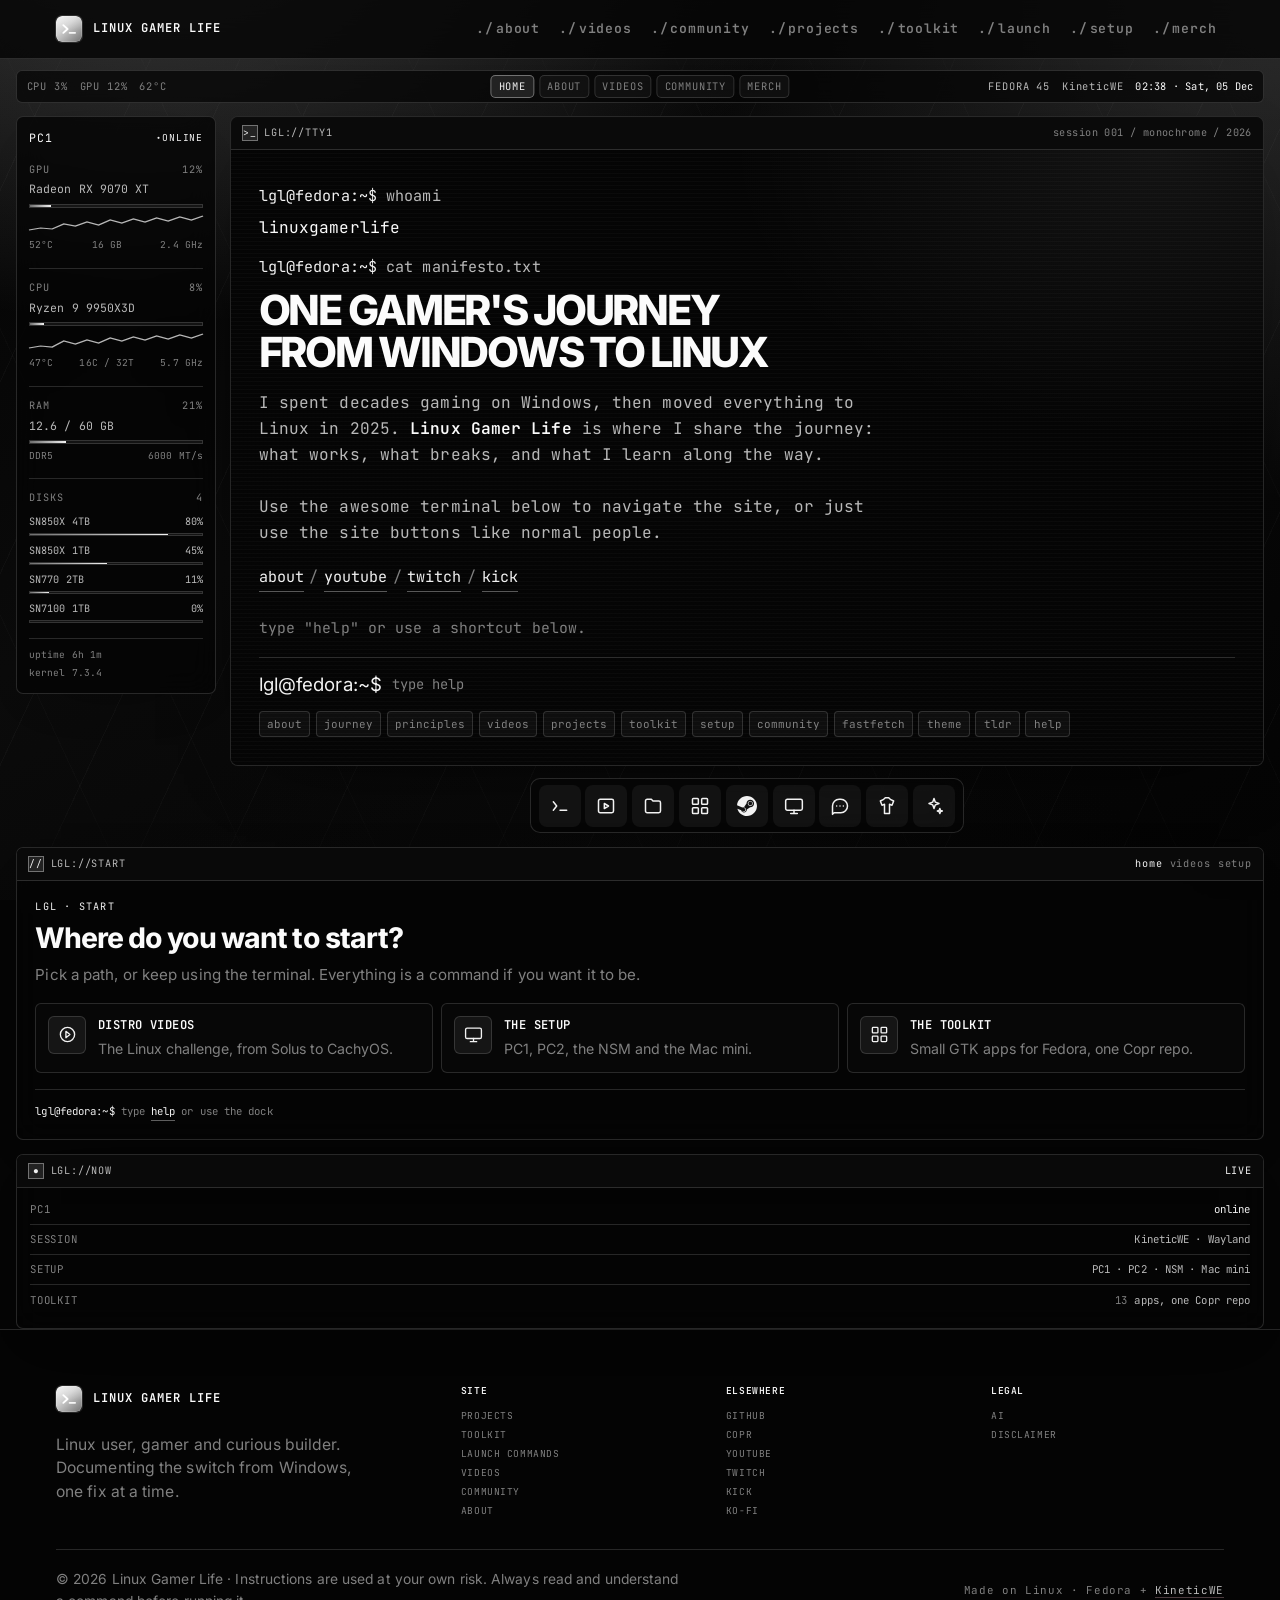
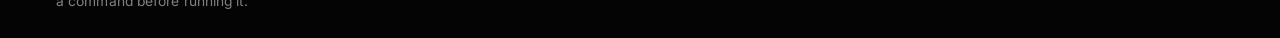
<file: index.html>
<!doctype html>
<html lang="en-GB">
<head>
<meta charset="utf-8">
<meta name="viewport" content="width=device-width, initial-scale=1">
<title>Linux Gamer Life | One gamer's journey from Windows to Linux</title>
<meta name="description" content="One gamer's journey from Windows to Linux: Fedora, desktop setups, gaming, and the occasional visit to Windows for the games that need it.">
<meta name="author" content="Linux Gamer Life">
<meta name="theme-color" content="#050505">
<link rel="canonical" href="https://linuxgamerlife.net/">
<link rel="icon" href="assets/theme/monochrome/logo.svg" type="image/svg+xml">
<link rel="apple-touch-icon" href="assets/theme/monochrome/apple-touch-icon.png">
<link rel="manifest" href="manifest.json">
<link rel="icon" type="image/png" sizes="192x192" href="assets/img/icon-192.png">
<link rel="icon" type="image/png" sizes="512x512" href="assets/img/icon-512.png">
<meta property="og:type" content="website">
<meta property="og:site_name" content="Linux Gamer Life">
<meta property="og:title" content="Linux Gamer Life | One gamer's journey from Windows to Linux">
<meta property="og:description" content="One gamer's journey from Windows to Linux: Fedora, desktop setups, gaming, and the occasional visit to Windows for the games that need it.">
<meta property="og:url" content="https://linuxgamerlife.net/">
<meta property="og:image" content="https://linuxgamerlife.net/assets/img/og.png?v=bdd55ed22bf5">
<meta property="og:image:width" content="1200">
<meta property="og:image:height" content="630">
<meta property="og:image:alt" content="Linux Gamer Life terminal card: One gamer's journey from Windows to Linux">
<meta name="twitter:image" content="https://linuxgamerlife.net/assets/img/og.png?v=bdd55ed22bf5">
<meta name="twitter:card" content="summary_large_image">
<script>document.documentElement.classList.add("js");</script>
<link rel="preload" href="assets/fonts/inter-latin.woff2" as="font" type="font/woff2" crossorigin>
<link rel="preload" href="assets/fonts/jetbrains-mono-latin.woff2" as="font" type="font/woff2" crossorigin>
<link rel="stylesheet" href="assets/css/site.css">
<script type="application/ld+json">
{
  "@context": "https://schema.org",
  "@type": "WebSite",
  "name": "Linux Gamer Life",
  "url": "https://linuxgamerlife.net/",
  "author": { "@type": "Person", "name": "Linux Gamer Life", "url": "https://linuxgamerlife.net" },
  "description": "One gamer's journey from Windows to Linux, documented honestly."
}
</script>
<link rel="stylesheet" href="assets/css/desk.css">
<link rel="stylesheet" href="assets/css/launch-options.css">
</head>
<body data-page="home">
<a class="skip-link" href="#main">Skip to content</a>

<header class="site-header">
  <div class="container site-header__inner">
    <a class="brand" href="index.html" aria-label="Linux Gamer Life, home">
      <img src="assets/theme/monochrome/logo.svg" alt="" width="34" height="34">
      <span class="brand__text">
        <span class="brand__name">Linux Gamer Life</span>
        <span class="brand__sub">Linux · Gaming · Creating</span>
      </span>
    </a>
    <nav class="nav" id="primary-nav" aria-label="Primary">
      <ul class="nav__links">
        <li><a href="about.html" data-nav="about">About</a></li>
        <li><a href="videos.html" data-nav="videos">Videos</a></li>
        <li><a href="community.html" data-nav="community">Community</a></li>
        <li><a href="projects.html" data-nav="projects">Projects</a></li>
        <li><a href="toolkit.html" data-nav="toolkit">Toolkit</a></li>
        <li><a href="launchcommands.html" data-nav="launchcommands">Launch</a></li>
        <li><a href="mysetup.html" data-nav="mysetup">Setup</a></li>
        <li><a href="https://merch.linuxgamerlife.net" target="_blank" rel="noopener">Merch</a></li>
      </ul>
      <div class="nav__watch-group">
        <a class="nav__watch nav__watch--yt" href="https://www.youtube.com/@LinuxGamerLife" target="_blank" rel="noopener">
          <svg class="mark-yt" viewBox="0 0 24 24" fill="currentColor" aria-hidden="true"><path d="M23 12s0-3.9-.5-5.8a3 3 0 0 0-2.1-2.1C18.5 3.6 12 3.6 12 3.6s-6.5 0-8.4.5a3 3 0 0 0-2.1 2.1C1 8.1 1 12 1 12s0 3.9.5 5.8a3 3 0 0 0 2.1 2.1c1.9.5 8.4.5 8.4.5s6.5 0 8.4-.5a3 3 0 0 0 2.1-2.1C23 15.9 23 12 23 12zM9.8 15.6V8.4l6.2 3.6-6.2 3.6z"/></svg>
          <span>YouTube</span>
        </a>
        <a class="nav__watch nav__watch--tw" href="https://twitch.tv/linuxgamerlife" target="_blank" rel="noopener">
          <svg class="mark-tw" viewBox="0 0 24 24" fill="currentColor" aria-hidden="true"><path d="M4.3 0 1.7 4.2v18.6h5.6V24h5.2l4.1-4.1h4.6L24 17V0zm17.6 16.2-3.4 3.4h-5.2L9.2 22v-2.4H4.7V2.1h17.2z"/><path d="M12.6 6.1h2.1v6.2h-2.1zm5.7 0H21v6.2h-2.1z"/></svg>
          <span>Twitch</span>
        </a>
        <a class="nav__watch nav__watch--kick" href="https://kick.com/linuxgamerlife" target="_blank" rel="noopener">
          <svg class="mark-kick" viewBox="0 0 24 24" fill="currentColor" aria-hidden="true"><path d="M1.333 0h8v5.333h2.667V2.667h2.667V0h8v8h-2.667v2.667H17.33v2.666h2.667V16h2.667v8h-8v-2.667h-2.667v-2.666H9.333V24h-8Z"/></svg>
          <span>Kick</span>
        </a>
      </div>
    </nav>
    <button class="nav__toggle" type="button" aria-expanded="false" aria-controls="primary-nav" aria-label="Toggle navigation">
      <span></span><span></span><span></span>
    </button>
  </div>
</header>

<main id="main">

  <div class="kwe-desk">
    <div class="kwe-topbar">
      <div class="kwe-topbar__status">
        <span>CPU 3%</span>
        <span>GPU 12%</span>
        <span>62°C</span>
      </div>
      <nav class="kwe-topnav" aria-label="Top bar shortcuts">
        <a href="index.html" aria-current="page">Home</a>
        <a href="about.html">About</a>
        <a href="videos.html">Videos</a>
        <a href="community.html">Community</a>
        <a href="https://merch.linuxgamerlife.net" target="_blank" rel="noopener">Merch</a>
      </nav>
      <div class="kwe-topbar__right">
        <span data-stat="osShort">Fedora 45</span>
        <span class="kwe-brand-case">KineticWE</span>
        <span id="kwe-clock">12:53 · Tue 27 Oct</span>
      </div>
    </div>

    <div class="kwe-grid">
      <aside class="kwe-stats" aria-label="PC1 system status">
        <div class="kwe-stats__head"><span>PC1</span><span class="kwe-online">online</span></div>
        <section class="kwe-stat">
          <div class="kwe-stat__label"><span>GPU</span><span>12%</span></div>
          <p class="kwe-stat__name">Radeon RX 9070 XT</p>
          <div class="kwe-bar"><i style="width:12%"></i></div>
          <svg class="kwe-spark" viewBox="0 0 120 20" preserveAspectRatio="none" aria-hidden="true"><polyline points="0,17 8,15 16,16 24,11 32,13 40,9 48,12 56,7 64,10 72,6 80,9 88,5 96,8 104,4 112,7 120,3"/></svg>
          <div class="kwe-stat__meta"><span>52°C</span><span>16 GB</span><span>2.4 GHz</span></div>
        </section>
        <section class="kwe-stat">
          <div class="kwe-stat__label"><span>CPU</span><span>8%</span></div>
          <p class="kwe-stat__name">Ryzen 9 9950X3D</p>
          <div class="kwe-bar"><i style="width:8%"></i></div>
          <svg class="kwe-spark" viewBox="0 0 120 20" preserveAspectRatio="none" aria-hidden="true"><polyline points="0,16 8,14 16,15 24,9 32,12 40,8 48,11 56,6 64,9 72,5 80,8 88,4 96,7 104,3 112,6 120,2"/></svg>
          <div class="kwe-stat__meta"><span>47°C</span><span>16C / 32T</span><span>5.7 GHz</span></div>
        </section>
        <section class="kwe-stat">
          <div class="kwe-stat__label"><span>RAM</span><span data-stat="ramPct">29%</span></div>
          <p class="kwe-stat__name" data-stat="ram">17.4 / 60 GB</p>
          <div class="kwe-bar"><i data-stat-ram-bar style="width:29%"></i></div>
          <div class="kwe-stat__meta"><span>DDR5</span><span>6000 MT/s</span></div>
        </section>
        <section class="kwe-stat">
          <div class="kwe-stat__label"><span>DISKS</span><span data-stat-disk-count>3</span></div>
          <div data-stat-disks>
            <div class="kwe-disk"><span>SN850X 4TB</span><span>94%</span></div>
            <div class="kwe-bar kwe-bar--disk"><i style="width:94%"></i></div>
            <div class="kwe-disk"><span>P310 2TB</span><span>67%</span></div>
            <div class="kwe-bar kwe-bar--disk"><i style="width:67%"></i></div>
            <div class="kwe-disk"><span>SN850X 1TB</span><span>37%</span></div>
            <div class="kwe-bar kwe-bar--disk"><i style="width:37%"></i></div>
          </div>
        </section>
        <div class="kwe-stats__foot"><span>uptime <span data-stat="uptime">4d 12h</span></span><span>kernel <span data-stat="kernelShort" title="7.3.4-300.fc45.x86_64">7.3.4</span></span></div>
      </aside>

      <section class="kwe-main" aria-label="Terminal">
        <div class="tty">
          <div class="tty__bar">
            <span class="kwe-win-title"><span class="kwe-win-icon" aria-hidden="true">&gt;_</span> LGL://TTY1</span>
            <span class="kwe-win-meta">session 001 / <span id="tty-theme" class="kwe-theme">forest</span> / 2026</span>
          </div>
          <div class="tty__screen">
            <div class="tty__static">
              <p class="tty__line"><span class="tty__prompt">lgl@fedora:~$</span> whoami</p>
              <p class="tty__out">linuxgamerlife</p>

              <p class="tty__line"><span class="tty__prompt">lgl@fedora:~$</span> cat manifesto.txt</p>
              <h1 class="tty__headline">One gamer's journey<br>from Windows to Linux</h1>
              <p class="tty__out tty__out--lead">
                I spent decades gaming on Windows, then moved everything to Linux in 2025.
                <strong>Linux Gamer Life</strong> is where I share the journey: what works,
                what breaks, and what I learn along the way.<br><br>
                Use the awesome terminal below to navigate the site, or just use the site buttons like normal people.
              </p>
              <p class="tty__line tty__line--links">
                <button type="button" class="tty-command" data-cmd="about">about</button> <span>/</span>
                <button type="button" class="tty-command" data-cmd="youtube">youtube</button> <span>/</span>
                <button type="button" class="tty-command" data-cmd="twitch">twitch</button> <span>/</span>
                <button type="button" class="tty-command" data-cmd="kick">kick</button>
              </p>
            </div>

            <div class="tty__log" id="tty-log" aria-live="polite"></div>

            <form class="tty__form" id="tty-form">
              <label class="tty__sr" for="tty-input">Enter a command</label>
              <span class="tty__prompt" aria-hidden="true">lgl@fedora:~$</span>
              <input class="tty__input" id="tty-input" name="command" type="text" autocomplete="off" autocapitalize="off" spellcheck="false" placeholder="type help">
            </form>

            <div class="tty__chips" aria-label="Command shortcuts">
              <button type="button" data-cmd="about">about</button>
              <button type="button" data-cmd="journey">journey</button>
              <button type="button" data-cmd="principles">principles</button>
              <button type="button" data-cmd="videos">videos</button>
              <button type="button" data-cmd="projects">projects</button>
              <button type="button" data-cmd="toolkit">toolkit</button>
              <button type="button" data-cmd="setup">setup</button>
              <button type="button" data-cmd="community">community</button>
              <button type="button" data-cmd="fastfetch">fastfetch</button>
              <button type="button" data-cmd="theme">theme</button>
              <button type="button" data-cmd="tldr">tldr</button>
              <button type="button" data-cmd="help">help</button>
            </div>
          </div>
        </div>
        <nav class="kwe-dock" aria-label="Quick launch">
          <a class="kwe-dock__item" href="about.html" title="About" aria-label="About"><svg viewBox="0 0 24 24" fill="none" stroke="currentColor" stroke-width="1.8" stroke-linecap="round" stroke-linejoin="round" aria-hidden="true"><path d="m4 7 4 5-4 5"/><path d="M12 17h8"/></svg></a>
          <a class="kwe-dock__item" href="videos.html" title="Videos" aria-label="Videos"><svg viewBox="0 0 24 24" fill="none" stroke="currentColor" stroke-width="1.8" stroke-linecap="round" stroke-linejoin="round" aria-hidden="true"><rect x="3" y="4" width="18" height="16" rx="2"/><path d="m10 9 5 3-5 3z"/></svg></a>
          <a class="kwe-dock__item" href="projects.html" title="Projects" aria-label="Projects"><svg viewBox="0 0 24 24" fill="none" stroke="currentColor" stroke-width="1.8" stroke-linecap="round" stroke-linejoin="round" aria-hidden="true"><path d="M3 6a2 2 0 0 1 2-2h5l2 2h7a2 2 0 0 1 2 2v10a2 2 0 0 1-2 2H5a2 2 0 0 1-2-2z"/></svg></a>
          <a class="kwe-dock__item" href="toolkit.html" title="Toolkit" aria-label="Toolkit"><svg viewBox="0 0 24 24" fill="none" stroke="currentColor" stroke-width="1.8" stroke-linecap="round" stroke-linejoin="round" aria-hidden="true"><rect x="3" y="3" width="7" height="7" rx="1"/><rect x="14" y="3" width="7" height="7" rx="1"/><rect x="3" y="14" width="7" height="7" rx="1"/><rect x="14" y="14" width="7" height="7" rx="1"/></svg></a>
          <a class="kwe-dock__item" href="launchcommands.html" title="Launch commands" aria-label="Launch commands"><svg viewBox="0 0 24 24" fill="currentColor" aria-hidden="true"><path d="M11.979 0C5.678 0 .511 4.86.022 11.037l6.432 2.658c.545-.371 1.203-.59 1.912-.59.063 0 .125.004.188.006l2.861-4.142V8.91c0-2.495 2.028-4.524 4.524-4.524 2.494 0 4.524 2.031 4.524 4.527s-2.03 4.525-4.524 4.525h-.105l-4.076 2.911c0 .052.004.105.004.159 0 1.875-1.515 3.396-3.39 3.396-1.635 0-3.016-1.173-3.331-2.727L.436 15.27C1.862 20.307 6.486 24 11.979 24c6.627 0 11.999-5.373 11.999-12S18.605 0 11.979 0zM7.54 18.21l-1.473-.61c.262.543.714.999 1.314 1.25 1.297.539 2.793-.076 3.332-1.375.263-.63.264-1.319.005-1.949s-.75-1.121-1.377-1.383c-.624-.26-1.29-.249-1.878-.03l1.523.63c.956.4 1.409 1.5 1.009 2.455-.397.957-1.497 1.41-2.454 1.012H7.54zm11.415-9.303c0-1.662-1.353-3.015-3.015-3.015-1.665 0-3.015 1.353-3.015 3.015 0 1.665 1.35 3.015 3.015 3.015 1.663 0 3.015-1.35 3.015-3.015zm-5.273-.005c0-1.252 1.013-2.266 2.265-2.266 1.249 0 2.266 1.014 2.266 2.266 0 1.251-1.017 2.265-2.266 2.265-1.253 0-2.265-1.014-2.265-2.265z"/></svg></a>
          <a class="kwe-dock__item" href="mysetup.html" title="Setup" aria-label="Setup"><svg viewBox="0 0 24 24" fill="none" stroke="currentColor" stroke-width="1.8" stroke-linecap="round" stroke-linejoin="round" aria-hidden="true"><rect x="2" y="4" width="20" height="13" rx="2"/><path d="M8 21h8M12 17v4"/></svg></a>
          <a class="kwe-dock__item" href="community.html" title="Community" aria-label="Community"><svg viewBox="0 0 24 24" fill="none" stroke="currentColor" stroke-width="1.8" stroke-linecap="round" stroke-linejoin="round" aria-hidden="true"><path d="M21 12a8 8 0 0 1-8 8H5l-2 2V12a8 8 0 0 1 8-8h2a8 8 0 0 1 8 8z"/><path d="M8 12h.01M12 12h.01M16 12h.01"/></svg></a>
          <a class="kwe-dock__item" href="https://merch.linuxgamerlife.net" target="_blank" rel="noopener" title="Merch" aria-label="Merch"><svg viewBox="0 0 24 24" fill="none" stroke="currentColor" stroke-width="1.8" stroke-linecap="round" stroke-linejoin="round" aria-hidden="true"><path d="M8 4 10 2h4l2 2 4 2-2 5-3-1v11H9V10l-3 1-2-5z"/></svg></a>
          <a class="kwe-dock__item" href="ai.html" title="AI statement" aria-label="AI statement"><svg viewBox="0 0 24 24" fill="none" stroke="currentColor" stroke-width="1.8" stroke-linecap="round" stroke-linejoin="round" aria-hidden="true"><path d="m12 3 1.6 4.4L18 9l-4.4 1.6L12 15l-1.6-4.4L6 9l4.4-1.6z"/><path d="m19 15 .8 2.2L22 18l-2.2.8L19 21l-.8-2.2L16 18l2.2-.8z"/></svg></a>
        </nav>
      </section>

      <aside class="kwe-side">
        <section class="kwe-window kwe-start" aria-labelledby="kwe-start-title">
          <div class="kwe-window__bar">
            <span class="kwe-window__title"><span class="kwe-win-icon" aria-hidden="true">//</span> LGL://START</span>
            <span class="kwe-window__tabs"><a class="is-active" href="index.html" aria-current="page">home</a><a href="videos.html">videos</a><a href="mysetup.html">setup</a></span>
          </div>
          <div class="kwe-start__body">
            <p class="kwe-eyebrow">LGL · start</p>
            <h2 class="kwe-start__title" id="kwe-start-title">Where do you want to start?</h2>
            <p class="kwe-start__lede">Pick a path, or keep using the terminal. Everything is a command if you want it to be.</p>
            <div class="kwe-cards">
              <button type="button" class="kwe-card" data-cmd="videos">
                <span class="kwe-card__icon"><svg viewBox="0 0 24 24" fill="none" stroke="currentColor" stroke-width="1.7" stroke-linecap="round" stroke-linejoin="round" aria-hidden="true"><circle cx="12" cy="12" r="9"/><path d="m10 8 5 4-5 4z"/></svg></span>
                <span><span class="kwe-card__title">Distro videos</span><span class="kwe-card__desc">The Linux challenge, from Solus to CachyOS.</span></span>
              </button>
              <button type="button" class="kwe-card" data-cmd="setup">
                <span class="kwe-card__icon"><svg viewBox="0 0 24 24" fill="none" stroke="currentColor" stroke-width="1.7" stroke-linecap="round" stroke-linejoin="round" aria-hidden="true"><rect x="2" y="4" width="20" height="13" rx="2"/><path d="M8 21h8M12 17v4"/></svg></span>
                <span><span class="kwe-card__title">The setup</span><span class="kwe-card__desc">PC1, PC2, the NSM and the Mac mini.</span></span>
              </button>
              <button type="button" class="kwe-card" data-cmd="toolkit">
                <span class="kwe-card__icon"><svg viewBox="0 0 24 24" fill="none" stroke="currentColor" stroke-width="1.7" stroke-linecap="round" stroke-linejoin="round" aria-hidden="true"><rect x="3" y="3" width="7" height="7" rx="1"/><rect x="14" y="3" width="7" height="7" rx="1"/><rect x="3" y="14" width="7" height="7" rx="1"/><rect x="14" y="14" width="7" height="7" rx="1"/></svg></span>
                <span><span class="kwe-card__title">The toolkit</span><span class="kwe-card__desc">Small GTK apps for Fedora, one Copr repo.</span></span>
              </button>
            </div>
            <p class="kwe-start__hint"><span class="kwe-prompt">lgl@fedora:~$</span> type <button type="button" data-cmd="help">help</button> or use the dock</p>
          </div>
        </section>

        <section class="kwe-window kwe-now">
          <div class="kwe-window__bar">
            <span class="kwe-window__title"><span class="kwe-win-icon" aria-hidden="true">●</span> LGL://NOW</span>
            <span class="kwe-now__live">live</span>
          </div>
          <div class="kwe-now__body">
            <div class="kwe-now__row"><span>PC1</span><span class="kwe-now__ok">online</span></div>
            <div class="kwe-now__row"><span>Session</span><span>KineticWE · Wayland</span></div>
            <div class="kwe-now__row"><span>Setup</span><span>PC1 · PC2 · NSM · Mac mini</span></div>
            <div class="kwe-now__row"><span>Toolkit</span><span><span data-stat="apps_packaged">12</span> apps, one Copr repo</span></div>
          </div>
        </section>
      </aside>
    </div>
  </div>

  <noscript>
    <div class="tty-noscript">
      <p>The interactive terminal needs JavaScript. Browse the site directly:</p>
      <p><a href="about.html">About</a> / <a href="videos.html">Videos</a> / <a href="community.html">Community</a> / <a href="projects.html">Projects</a> / <a href="toolkit.html">Toolkit</a> / <a href="mysetup.html">Setup</a></p>
    </div>
  </noscript>

</main>

<footer class="site-footer">
  <div class="container">
    <div class="footer__grid">
      <div class="footer__brand">
        <a class="brand" href="index.html" aria-label="Linux Gamer Life, home">
          <img src="assets/theme/monochrome/logo.svg" alt="" width="34" height="34">
          <span class="brand__text">
            <span class="brand__name">Linux Gamer Life</span>
            <span class="brand__sub">Linux · Gaming · Creating</span>
          </span>
        </a>
        <p>Linux user, gamer and curious builder. Documenting the switch from Windows, one fix at a time.</p>
      </div>
      <div class="footer__col">
        <h4>Site</h4>
        <ul>
          <li><a href="projects.html">Projects</a></li>
          <li><a href="toolkit.html">Toolkit</a></li>
          <li><a href="launchcommands.html">Launch commands</a></li>
          <li><a href="videos.html">Videos</a></li>
          <li><a href="community.html">Community</a></li>
          <li><a href="about.html">About</a></li>
        </ul>
      </div>
      <div class="footer__col">
        <h4>Elsewhere</h4>
        <ul>
          <li><a href="https://github.com/linuxgamerlife" target="_blank" rel="noopener">GitHub</a></li>
          <li><a href="https://copr.fedorainfracloud.org/coprs/linuxgamerlife/" target="_blank" rel="noopener">Copr</a></li>
          <li><a href="https://www.youtube.com/@LinuxGamerLife" target="_blank" rel="noopener">YouTube</a></li>
          <li><a href="https://twitch.tv/linuxgamerlife" target="_blank" rel="noopener">Twitch</a></li>
          <li><a href="https://kick.com/linuxgamerlife" target="_blank" rel="noopener">Kick</a></li>
          <li><a href="https://ko-fi.com/linuxgamerlife" target="_blank" rel="noopener">Ko-fi</a></li>
        </ul>
      </div>
      <div class="footer__col">
        <h4>Legal</h4>
        <ul>
          <li><a href="ai.html">AI</a></li>
          <li><a href="about.html#disclaimer">Disclaimer</a></li>
        </ul>
      </div>
    </div>
    <div class="footer__bottom">
      <p>© <span data-year>2026</span> Linux Gamer Life · Instructions are used at your own risk. Always read and understand a command before running it.</p>
      <p class="mono">Made on Linux · Fedora + <a href="https://theblackdon.dev/kineticwe" target="_blank" rel="noopener">KineticWE</a></p>
    </div>
  </div>
</footer>

<script src="data/projects.js?v=2dfaec0871" defer></script>
<script src="data/launch-options.js" defer></script>
<script src="data/stats.js?v=2dfaec0871" defer></script>
<script src="assets/js/theme.js" defer></script>
<script src="assets/js/desk.js" defer></script>
<script src="assets/js/nav.js" defer></script>
<script src="assets/js/jokes.js" defer></script>
<script src="assets/js/launch-options.js" defer></script>
<script src="assets/js/panels.js" defer></script>
<script src="assets/js/terminal.js" defer></script>
<script src="assets/js/site.js" defer></script>
</body>
</html>
</file>
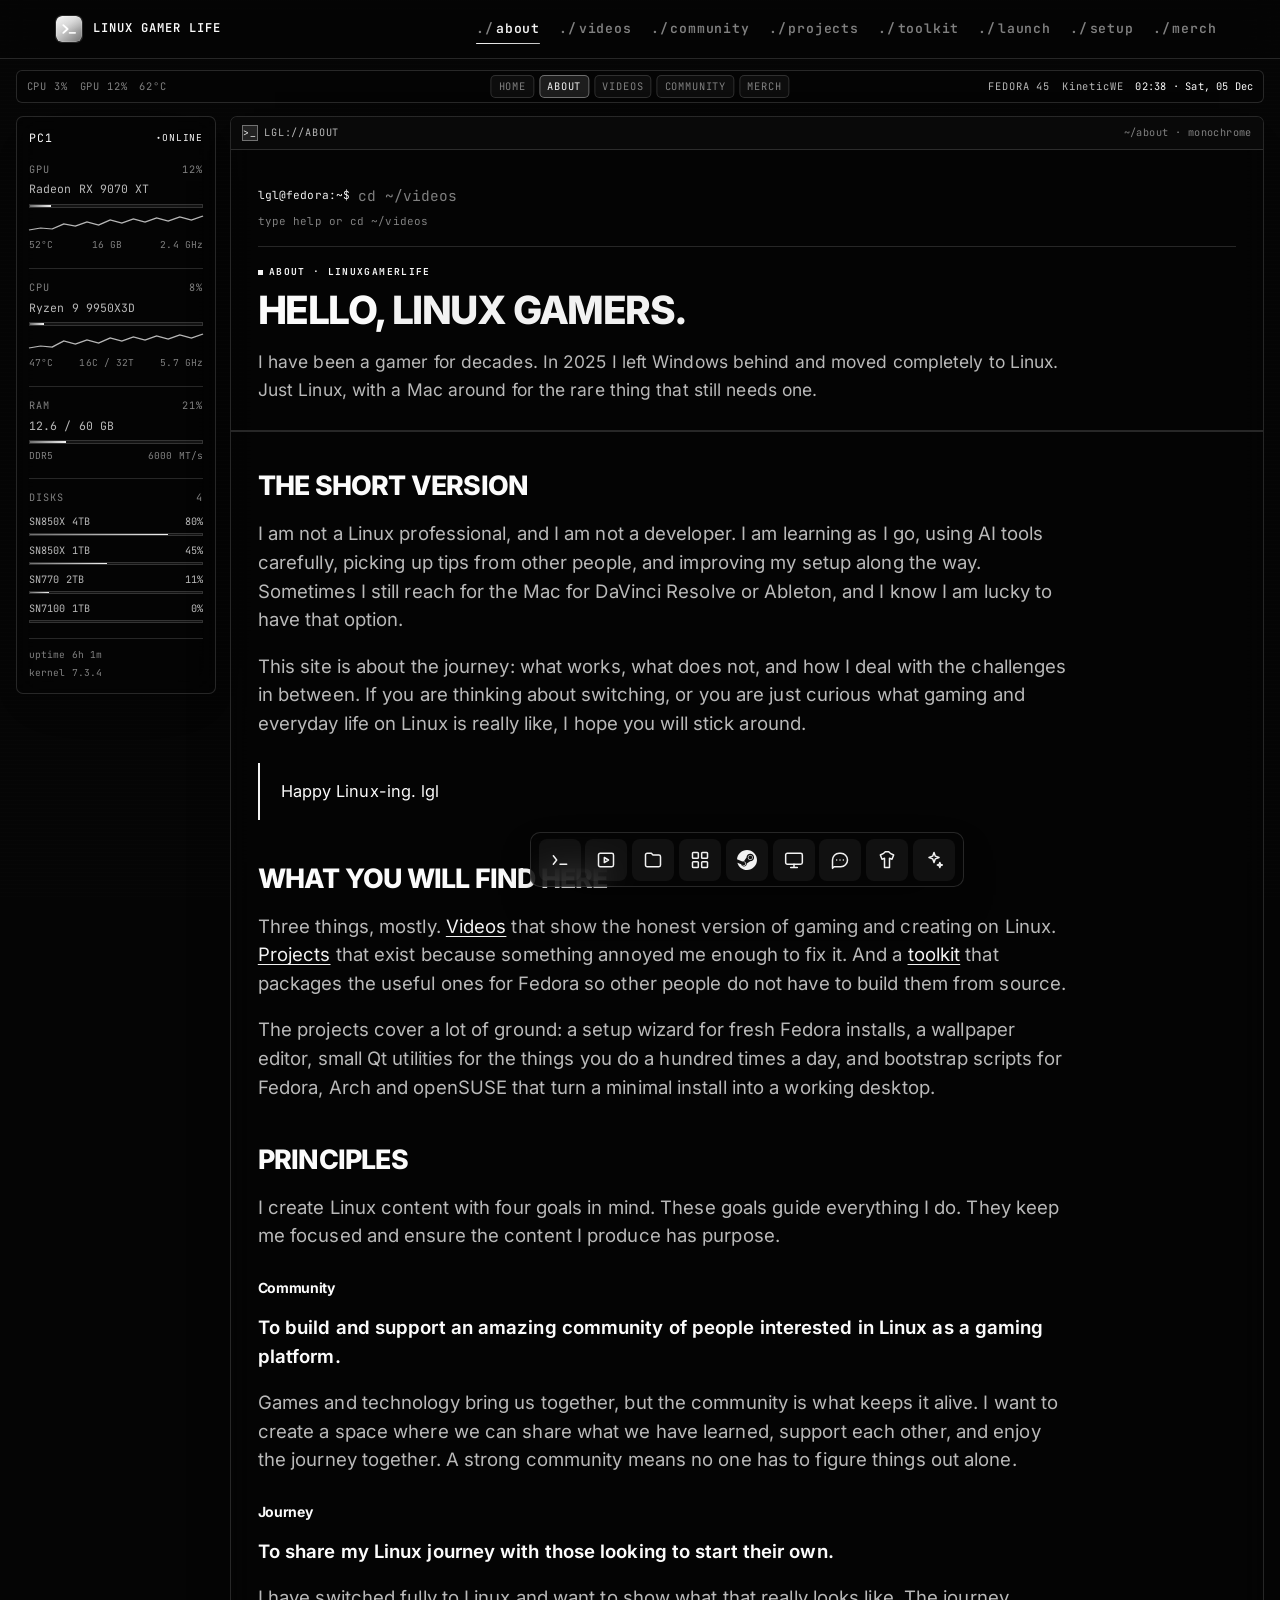
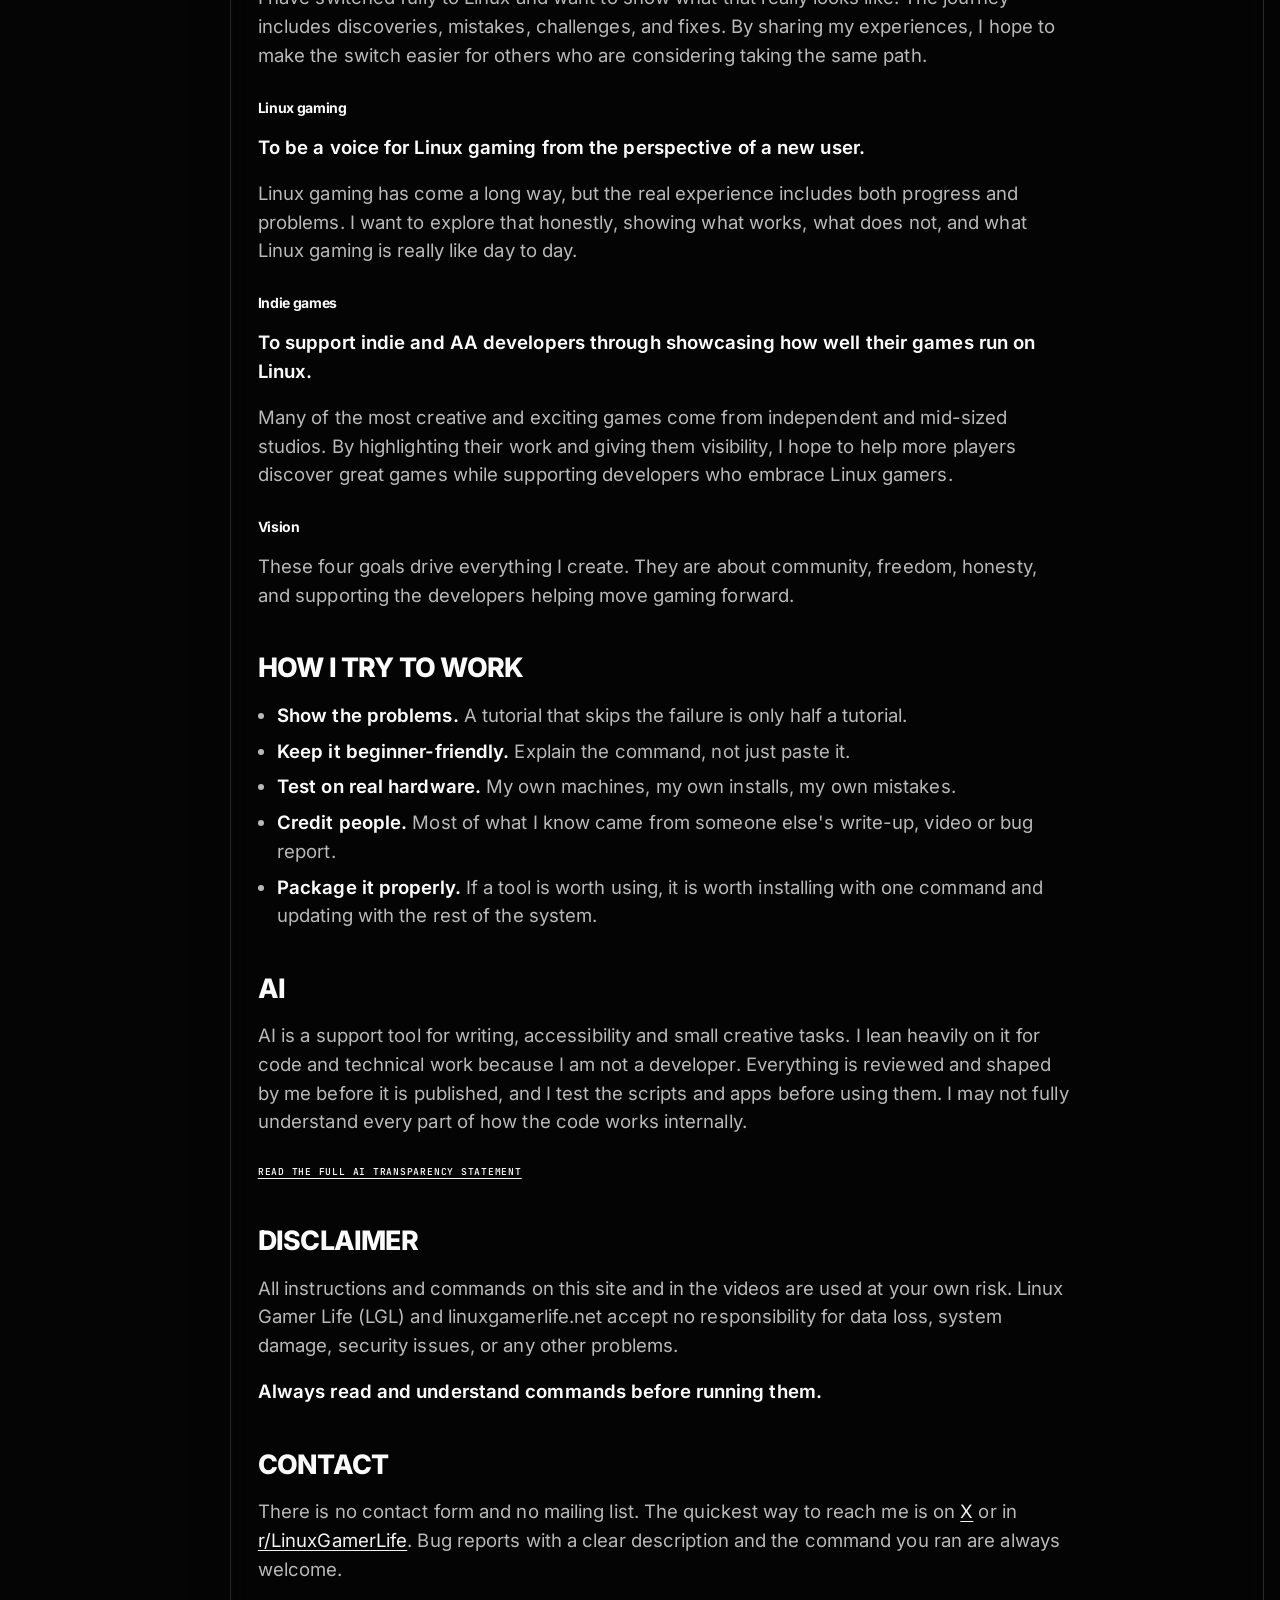
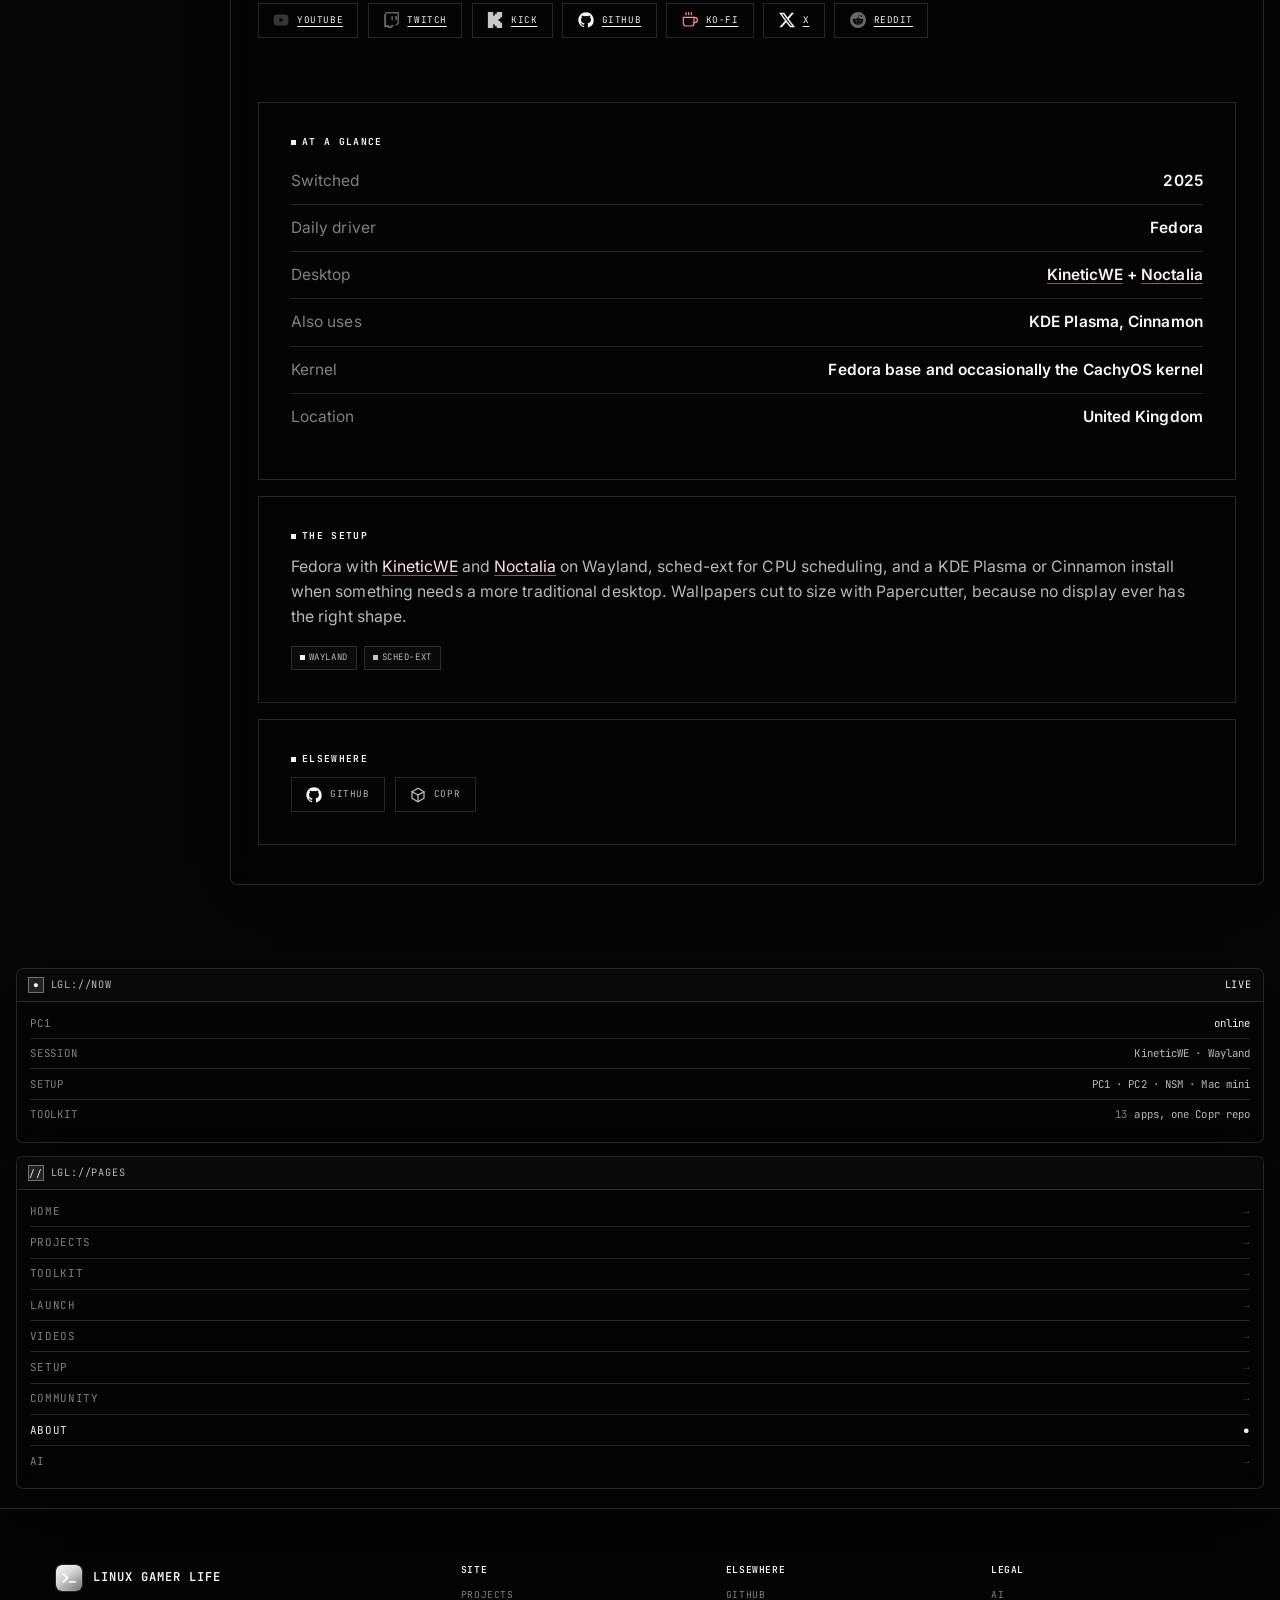
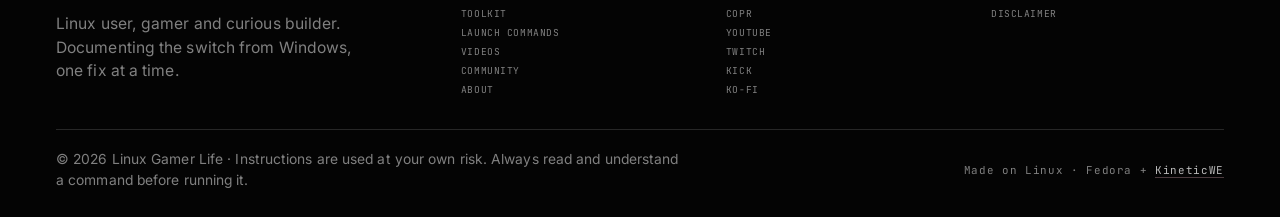
<file: about.html>
<!doctype html>
<html lang="en-GB">
<head>
<meta charset="utf-8">
<meta name="viewport" content="width=device-width, initial-scale=1">
<title>About | Linux Gamer Life</title>
<meta name="description" content="The story behind Linux Gamer Life: a long-time gamer who moved from Windows to Linux in 2025, what gets built here, and the AI and disclaimer statements.">
<meta name="theme-color" content="#050505">
<link rel="canonical" href="https://linuxgamerlife.net/about.html">
<link rel="icon" href="assets/theme/monochrome/logo.svg" type="image/svg+xml">
<link rel="apple-touch-icon" href="assets/theme/monochrome/apple-touch-icon.png">
<link rel="manifest" href="manifest.json">
<link rel="icon" type="image/png" sizes="192x192" href="assets/img/icon-192.png">
<link rel="icon" type="image/png" sizes="512x512" href="assets/img/icon-512.png">
<meta property="og:type" content="website">
<meta property="og:site_name" content="Linux Gamer Life">
<meta property="og:title" content="About | Linux Gamer Life">
<meta property="og:description" content="A long-time gamer who moved from Windows to Linux in 2025, and documented it.">
<meta property="og:url" content="https://linuxgamerlife.net/about.html">
<meta property="og:image" content="https://linuxgamerlife.net/assets/img/og.png?v=bdd55ed22bf5">
<meta property="og:image:width" content="1200">
<meta property="og:image:height" content="630">
<meta property="og:image:alt" content="Linux Gamer Life terminal card: One gamer's journey from Windows to Linux">
<meta name="twitter:image" content="https://linuxgamerlife.net/assets/img/og.png?v=bdd55ed22bf5">
<meta name="twitter:card" content="summary_large_image">
<script>document.documentElement.classList.add("js");</script>
<link rel="preload" href="assets/fonts/inter-latin.woff2" as="font" type="font/woff2" crossorigin>
<link rel="preload" href="assets/fonts/jetbrains-mono-latin.woff2" as="font" type="font/woff2" crossorigin>
<link rel="stylesheet" href="assets/css/site.css">
<link rel="stylesheet" href="assets/css/desk.css">
<link rel="stylesheet" href="assets/css/launch-options.css">
</head>
<body data-page="about">
<a class="skip-link" href="#main">Skip to content</a>

<header class="site-header">
  <div class="container site-header__inner">
    <a class="brand" href="index.html" aria-label="Linux Gamer Life, home">
      <img src="assets/theme/monochrome/logo.svg" alt="" width="34" height="34">
      <span class="brand__text">
        <span class="brand__name">Linux Gamer Life</span>
        <span class="brand__sub">Linux · Gaming · Creating</span>
      </span>
    </a>
    <nav class="nav" id="primary-nav" aria-label="Primary">
      <ul class="nav__links">
        <li><a href="about.html" data-nav="about">About</a></li>
        <li><a href="videos.html" data-nav="videos">Videos</a></li>
        <li><a href="community.html" data-nav="community">Community</a></li>
        <li><a href="projects.html" data-nav="projects">Projects</a></li>
        <li><a href="toolkit.html" data-nav="toolkit">Toolkit</a></li>
        <li><a href="launchcommands.html" data-nav="launchcommands">Launch</a></li>
        <li><a href="mysetup.html" data-nav="mysetup">Setup</a></li>
        <li><a href="https://merch.linuxgamerlife.net" target="_blank" rel="noopener">Merch</a></li>
      </ul>
      <div class="nav__watch-group">
        <a class="nav__watch nav__watch--yt" href="https://www.youtube.com/@LinuxGamerLife" target="_blank" rel="noopener">
          <svg class="mark-yt" viewBox="0 0 24 24" fill="currentColor" aria-hidden="true"><path d="M23 12s0-3.9-.5-5.8a3 3 0 0 0-2.1-2.1C18.5 3.6 12 3.6 12 3.6s-6.5 0-8.4.5a3 3 0 0 0-2.1 2.1C1 8.1 1 12 1 12s0 3.9.5 5.8a3 3 0 0 0 2.1 2.1c1.9.5 8.4.5 8.4.5s6.5 0 8.4-.5a3 3 0 0 0 2.1-2.1C23 15.9 23 12 23 12zM9.8 15.6V8.4l6.2 3.6-6.2 3.6z"/></svg>
          <span>YouTube</span>
        </a>
        <a class="nav__watch nav__watch--tw" href="https://twitch.tv/linuxgamerlife" target="_blank" rel="noopener">
          <svg class="mark-tw" viewBox="0 0 24 24" fill="currentColor" aria-hidden="true"><path d="M4.3 0 1.7 4.2v18.6h5.6V24h5.2l4.1-4.1h4.6L24 17V0zm17.6 16.2-3.4 3.4h-5.2L9.2 22v-2.4H4.7V2.1h17.2z"/><path d="M12.6 6.1h2.1v6.2h-2.1zm5.7 0H21v6.2h-2.1z"/></svg>
          <span>Twitch</span>
        </a>
        <a class="nav__watch nav__watch--kick" href="https://kick.com/linuxgamerlife" target="_blank" rel="noopener">
          <svg class="mark-kick" viewBox="0 0 24 24" fill="currentColor" aria-hidden="true"><path d="M1.333 0h8v5.333h2.667V2.667h2.667V0h8v8h-2.667v2.667H17.33v2.666h2.667V16h2.667v8h-8v-2.667h-2.667v-2.666H9.333V24h-8Z"/></svg>
          <span>Kick</span>
        </a>
      </div>
    </nav>
    <button class="nav__toggle" type="button" aria-expanded="false" aria-controls="primary-nav" aria-label="Toggle navigation">
      <span></span><span></span><span></span>
    </button>
  </div>
</header>

<main id="main">
  <section class="page-head">
    <div class="container">
      <div class="site-tty" data-site-tty>
        <form class="site-tty__form">
          <label class="site-tty__sr" for="site-tty-input">Navigate the site</label>
          <span class="site-tty__prompt" aria-hidden="true">lgl@fedora:~$</span>
          <input class="site-tty__input" id="site-tty-input" type="text" autocomplete="off" autocapitalize="off" spellcheck="false" placeholder="cd ~/videos">
        </form>
        <p class="site-tty__out" aria-live="polite">type help or cd ~/videos</p>
      </div>
      <p class="eyebrow">About · linuxgamerlife</p>
      <h1 class="page-head__title">Hello, <span class="grad">Linux gamers.</span></h1>
      <p class="lede">
        I have been a gamer for decades. In 2025 I left Windows behind and moved completely to
        Linux. Just Linux, with a Mac around for the rare thing that still needs one.
      </p>
    </div>
  </section>

  <section class="section section--tight">
    <div class="container">
      <div class="about-grid">
        <div class="prose">
          <h2 style="margin-top:0">The short version</h2>
          <p>
            I am not a Linux professional, and I am not a developer. I am learning as I go, using AI tools carefully,
            picking up tips from other people, and improving my setup along the way. Sometimes
            I still reach for the Mac for DaVinci Resolve or Ableton, and I know I am lucky to have
            that option.
          </p>
          <p>
            This site is about the journey: what works, what does not, and how I deal with the
            challenges in between. If you are thinking about switching, or you are just curious
            what gaming and everyday life on Linux is really like, I hope you will stick around.
          </p>
          <blockquote>Happy Linux-ing. lgl</blockquote>

          <h2>What you will find here</h2>
          <p>
            Three things, mostly. <a href="videos.html">Videos</a> that show the honest version of
            gaming and creating on Linux. <a href="projects.html">Projects</a> that exist because
            something annoyed me enough to fix it. And a <a href="toolkit.html">toolkit</a> that
            packages the useful ones for Fedora so other people do not have to build them from
            source.
          </p>
          <p>
            The projects cover a lot of ground: a setup wizard for fresh Fedora installs, a
            wallpaper editor, small Qt utilities for the things you do a hundred times a day,
            and bootstrap scripts for Fedora, Arch and openSUSE that turn a minimal install into
            a working desktop.
          </p>

          <h2 id="principles">Principles</h2>
          <p>
            I create Linux content with four goals in mind. These goals guide everything I do.
            They keep me focused and ensure the content I produce has purpose.
          </p>

          <h3>Community</h3>
          <p><strong>To build and support an amazing community of people interested in Linux as a gaming platform.</strong></p>
          <p>
            Games and technology bring us together, but the community is what keeps it alive.
            I want to create a space where we can share what we have learned, support each other,
            and enjoy the journey together. A strong community means no one has to figure things out alone.
          </p>

          <h3>Journey</h3>
          <p><strong>To share my Linux journey with those looking to start their own.</strong></p>
          <p>
            I have switched fully to Linux and want to show what that really looks like. The journey
            includes discoveries, mistakes, challenges, and fixes. By sharing my experiences, I hope
            to make the switch easier for others who are considering taking the same path.
          </p>

          <h3>Linux gaming</h3>
          <p><strong>To be a voice for Linux gaming from the perspective of a new user.</strong></p>
          <p>
            Linux gaming has come a long way, but the real experience includes both progress and
            problems. I want to explore that honestly, showing what works, what does not, and what
            Linux gaming is really like day to day.
          </p>

          <h3>Indie games</h3>
          <p><strong>To support indie and AA developers through showcasing how well their games run on Linux.</strong></p>
          <p>
            Many of the most creative and exciting games come from independent and mid-sized studios.
            By highlighting their work and giving them visibility, I hope to help more players discover
            great games while supporting developers who embrace Linux gamers.
          </p>

          <h3>Vision</h3>
          <p>
            These four goals drive everything I create. They are about community, freedom, honesty,
            and supporting the developers helping move gaming forward.
          </p>

          <h2>How I try to work</h2>
          <ul>
            <li><strong>Show the problems.</strong> A tutorial that skips the failure is only half a tutorial.</li>
            <li><strong>Keep it beginner-friendly.</strong> Explain the command, not just paste it.</li>
            <li><strong>Test on real hardware.</strong> My own machines, my own installs, my own mistakes.</li>
            <li><strong>Credit people.</strong> Most of what I know came from someone else's write-up, video or bug report.</li>
            <li><strong>Package it properly.</strong> If a tool is worth using, it is worth installing with one command and updating with the rest of the system.</li>
          </ul>

          <h2 id="ai">AI</h2>
          <p>
            AI is a support tool for writing, accessibility and small creative tasks. I lean
            heavily on it for code and technical work because I am not a developer. Everything is
            reviewed and shaped by me before it is published, and I test the scripts and apps
            before using them. I may not fully understand every part of how the code works
            internally.
          </p>
          <p><a class="link-arrow" href="ai.html">Read the full AI transparency statement</a></p>

          <h2 id="disclaimer">Disclaimer</h2>
          <p>
            All instructions and commands on this site and in the videos are used at your own
            risk. Linux Gamer Life (LGL) and linuxgamerlife.net accept no responsibility for
            data loss, system damage, security issues, or any other problems.
          </p>
          <p><strong>Always read and understand commands before running them.</strong></p>

          <h2 id="contact">Contact</h2>
          <p>
            There is no contact form and no mailing list. The quickest way to reach me is on
            <a href="https://x.com/linuxgamerlife" target="_blank" rel="noopener">X</a> or in
            <a href="https://www.reddit.com/r/LinuxGamerLife/" target="_blank" rel="noopener">r/LinuxGamerLife</a>.
            Bug reports with a clear description and the command you ran are always welcome.
          </p>
          <div class="social" style="margin-top:1.2rem">
            <a href="https://www.youtube.com/@LinuxGamerLife" target="_blank" rel="noopener">
              <svg class="mark-yt" viewBox="0 0 24 24" fill="currentColor" aria-hidden="true"><path d="M23 12s0-3.9-.5-5.8a3 3 0 0 0-2.1-2.1C18.5 3.6 12 3.6 12 3.6s-6.5 0-8.4.5a3 3 0 0 0-2.1 2.1C1 8.1 1 12 1 12s0 3.9.5 5.8a3 3 0 0 0 2.1 2.1c1.9.5 8.4.5 8.4.5s6.5 0 8.4-.5a3 3 0 0 0 2.1-2.1C23 15.9 23 12 23 12zM9.8 15.6V8.4l6.2 3.6-6.2 3.6z"/></svg>
              YouTube
            </a>
            <a href="https://twitch.tv/linuxgamerlife" target="_blank" rel="noopener">
              <svg class="mark-tw" viewBox="0 0 24 24" fill="currentColor" aria-hidden="true"><path d="M4.3 0 1.7 4.2v18.6h5.6V24h5.2l4.1-4.1h4.6L24 17V0zm17.6 16.2-3.4 3.4h-5.2L9.2 22v-2.4H4.7V2.1h17.2z"/><path d="M12.6 6.1h2.1v6.2h-2.1zm5.7 0H21v6.2h-2.1z"/></svg>
              Twitch
            </a>
            <a href="https://kick.com/linuxgamerlife" target="_blank" rel="noopener">
              <svg class="mark-kick" viewBox="0 0 24 24" fill="currentColor" aria-hidden="true"><path d="M1.333 0h8v5.333h2.667V2.667h2.667V0h8v8h-2.667v2.667H17.33v2.666h2.667V16h2.667v8h-8v-2.667h-2.667v-2.666H9.333V24h-8Z"/></svg>
              Kick
            </a>
            <a href="https://github.com/linuxgamerlife" target="_blank" rel="noopener">
              <svg class="mark-gh" viewBox="0 0 24 24" fill="currentColor" aria-hidden="true"><path d="M12 .5C5.7.5.5 5.7.5 12c0 5.1 3.3 9.4 7.9 10.9.6.1.8-.2.8-.5v-1.9c-3.2.7-3.9-1.5-3.9-1.5-.5-1.3-1.3-1.7-1.3-1.7-1-.7.1-.7.1-.7 1.2.1 1.8 1.2 1.8 1.2 1 1.7 2.7 1.2 3.3.9.1-.7.4-1.2.7-1.5-2.6-.3-5.3-1.3-5.3-5.8 0-1.3.5-2.3 1.2-3.2-.1-.3-.5-1.5.1-3.1 0 0 1-.3 3.2 1.2a11 11 0 0 1 5.8 0c2.2-1.5 3.2-1.2 3.2-1.2.6 1.6.2 2.8.1 3.1.8.9 1.2 1.9 1.2 3.2 0 4.5-2.7 5.5-5.3 5.8.4.4.8 1.1.8 2.2v3.3c0 .3.2.6.8.5A11.5 11.5 0 0 0 23.5 12C23.5 5.7 18.3.5 12 .5z"/></svg>
              GitHub
            </a>
            <a href="https://ko-fi.com/linuxgamerlife" target="_blank" rel="noopener">
              <svg class="mark-kofi" viewBox="0 0 24 24" fill="none" stroke="currentColor" stroke-width="1.8" stroke-linecap="round" stroke-linejoin="round" aria-hidden="true"><path d="M18 8h1a4 4 0 0 1 0 8h-1"/><path d="M2 8h16v9a4 4 0 0 1-4 4H6a4 4 0 0 1-4-4z"/><path d="M6 1v3M10 1v3M14 1v3"/></svg>
              Ko-fi
            </a>
            <a href="https://x.com/linuxgamerlife" target="_blank" rel="noopener">
              <svg class="mark-x" viewBox="0 0 24 24" fill="currentColor" aria-hidden="true"><path d="M18.9 1.2h3.7l-8 9.2 9.4 12.4h-7.4l-5.8-7.6-6.6 7.6H.5l8.6-9.8L.1 1.2h7.6l5.2 6.9zm-1.3 19.4h2L6.4 3.3H4.2z"/></svg>
              X
            </a>
            <a href="https://www.reddit.com/r/LinuxGamerLife/" target="_blank" rel="noopener">
              <svg class="mark-reddit" viewBox="0 0 24 24" fill="currentColor" aria-hidden="true"><path d="M12 0A12 12 0 0 0 0 12a12 12 0 0 0 12 12 12 12 0 0 0 12-12A12 12 0 0 0 12 0zm5.01 4.744c.688 0 1.25.561 1.25 1.249a1.25 1.25 0 0 1-2.498.056l-2.597-.547-.8 3.747c1.824.07 3.48.632 4.674 1.488.308-.309.73-.491 1.207-.491.968 0 1.754.786 1.754 1.754 0 .716-.435 1.333-1.01 1.614a3.111 3.111 0 0 1 .042.52c0 2.694-3.13 4.87-7.004 4.87-3.874 0-7.004-2.176-7.004-4.87 0-.183.015-.366.043-.534A1.748 1.748 0 0 1 4.028 12c0-.968.786-1.754 1.754-1.754.463 0 .898.196 1.207.49 1.207-.883 2.878-1.43 4.744-1.487l.885-4.182a.342.342 0 0 1 .14-.197.35.35 0 0 1 .238-.042l2.906.617a1.214 1.214 0 0 1 1.108-.701zM9.25 12C8.561 12 8 12.562 8 13.25c0 .687.561 1.248 1.25 1.248.687 0 1.248-.561 1.248-1.249 0-.688-.561-1.249-1.249-1.249zm5.5 0c-.687 0-1.248.561-1.248 1.25 0 .687.561 1.248 1.249 1.248.688 0 1.249-.561 1.249-1.249 0-.687-.562-1.249-1.25-1.249zm-5.466 3.99a.327.327 0 0 0-.231.094.33.33 0 0 0 0 .463c.842.842 2.484.913 2.961.913.477 0 2.105-.056 2.961-.913a.361.361 0 0 0 .029-.463.33.33 0 0 0-.464 0c-.547.533-1.684.73-2.512.73-.828 0-1.979-.196-2.512-.73a.326.326 0 0 0-.232-.095z"/></svg>
              Reddit
            </a>
          </div>
        </div>

        <aside class="about-aside">
          <div class="panel">
            <p class="eyebrow" style="margin-bottom:0.8rem">At a glance</p>
            <dl class="fact-list">
              <div class="fact"><dt>Switched</dt><dd>2025</dd></div>
              <div class="fact"><dt>Daily driver</dt><dd>Fedora</dd></div>
              <div class="fact"><dt>Desktop</dt><dd><a href="https://theblackdon.dev/kineticwe" target="_blank" rel="noopener">KineticWE</a> + <a href="https://noctalia.dev/" target="_blank" rel="noopener">Noctalia</a></dd></div>
              <div class="fact"><dt>Also uses</dt><dd>KDE Plasma, Cinnamon</dd></div>
              <div class="fact"><dt>Kernel</dt><dd>Fedora base and occasionally the CachyOS kernel</dd></div>
              <div class="fact"><dt>Location</dt><dd>United Kingdom</dd></div>
            </dl>
          </div>
          <div class="panel">
            <p class="eyebrow" style="margin-bottom:0.6rem">The setup</p>
            <p style="color:var(--muted);font-size:calc(0.86rem + 2px);line-height:1.6">
              Fedora with <a href="https://theblackdon.dev/kineticwe" target="_blank" rel="noopener">KineticWE</a> and <a href="https://noctalia.dev/" target="_blank" rel="noopener">Noctalia</a> on Wayland, sched-ext for CPU scheduling, and a
              KDE Plasma or Cinnamon install when something needs a more traditional desktop. Wallpapers
              cut to size with Papercutter, because no display ever has the right shape.
            </p>
            <div class="chip-row" style="margin-top:1rem">
              <span class="chip">Wayland</span>
              <span class="chip chip--violet">sched-ext</span>
            </div>
          </div>
          <div class="panel">
            <p class="eyebrow" style="margin-bottom:0.6rem">Elsewhere</p>
            <div class="social">
              <a href="https://github.com/linuxgamerlife" target="_blank" rel="noopener">
                <svg class="mark-gh" viewBox="0 0 24 24" fill="currentColor" aria-hidden="true"><path d="M12 .5C5.7.5.5 5.7.5 12c0 5.1 3.3 9.4 7.9 10.9.6.1.8-.2.8-.5v-1.9c-3.2.7-3.9-1.5-3.9-1.5-.5-1.3-1.3-1.7-1.3-1.7-1-.7.1-.7.1-.7 1.2.1 1.8 1.2 1.8 1.2 1 1.7 2.7 1.2 3.3.9.1-.7.4-1.2.7-1.5-2.6-.3-5.3-1.3-5.3-5.8 0-1.3.5-2.3 1.2-3.2-.1-.3-.5-1.5.1-3.1 0 0 1-.3 3.2 1.2a11 11 0 0 1 5.8 0c2.2-1.5 3.2-1.2 3.2-1.2.6 1.6.2 2.8.1 3.1.8.9 1.2 1.9 1.2 3.2 0 4.5-2.7 5.5-5.3 5.8.4.4.8 1.1.8 2.2v3.3c0 .3.2.6.8.5A11.5 11.5 0 0 0 23.5 12C23.5 5.7 18.3.5 12 .5z"/></svg>
                GitHub
              </a>
              <a href="https://copr.fedorainfracloud.org/coprs/linuxgamerlife/" target="_blank" rel="noopener">
                <svg class="mark-copr" viewBox="0 0 24 24" fill="none" stroke="currentColor" stroke-width="1.8" stroke-linecap="round" stroke-linejoin="round" aria-hidden="true"><path d="m12 2 9 5v10l-9 5-9-5V7z"/><path d="m3 7 9 5 9-5"/><path d="M12 12v10"/></svg>
                Copr
              </a>
            </div>
          </div>
        </aside>
      </div>
    </div>
  </section>
</main>

<footer class="site-footer">
  <div class="container">
    <div class="footer__grid">
      <div class="footer__brand">
        <a class="brand" href="index.html" aria-label="Linux Gamer Life, home">
          <img src="assets/theme/monochrome/logo.svg" alt="" width="34" height="34">
          <span class="brand__text">
            <span class="brand__name">Linux Gamer Life</span>
            <span class="brand__sub">Linux · Gaming · Creating</span>
          </span>
        </a>
        <p>Linux user, gamer and curious builder. Documenting the switch from Windows, one fix at a time.</p>
      </div>
      <div class="footer__col">
        <h4>Site</h4>
        <ul>
          <li><a href="projects.html">Projects</a></li>
          <li><a href="toolkit.html">Toolkit</a></li>
          <li><a href="launchcommands.html">Launch commands</a></li>
          <li><a href="videos.html">Videos</a></li>
          <li><a href="community.html">Community</a></li>
          <li><a href="about.html">About</a></li>
        </ul>
      </div>
      <div class="footer__col">
        <h4>Elsewhere</h4>
        <ul>
          <li><a href="https://github.com/linuxgamerlife" target="_blank" rel="noopener">GitHub</a></li>
          <li><a href="https://copr.fedorainfracloud.org/coprs/linuxgamerlife/" target="_blank" rel="noopener">Copr</a></li>
          <li><a href="https://www.youtube.com/@LinuxGamerLife" target="_blank" rel="noopener">YouTube</a></li>
          <li><a href="https://twitch.tv/linuxgamerlife" target="_blank" rel="noopener">Twitch</a></li>
          <li><a href="https://kick.com/linuxgamerlife" target="_blank" rel="noopener">Kick</a></li>
          <li><a href="https://ko-fi.com/linuxgamerlife" target="_blank" rel="noopener">Ko-fi</a></li>
        </ul>
      </div>
      <div class="footer__col">
        <h4>Legal</h4>
        <ul>
          <li><a href="ai.html">AI</a></li>
          <li><a href="about.html#disclaimer">Disclaimer</a></li>
        </ul>
      </div>
    </div>
    <div class="footer__bottom">
      <p>© <span data-year>2026</span> Linux Gamer Life · Instructions are used at your own risk. Always read and understand a command before running it.</p>
      <p class="mono">Made on Linux · Fedora + <a href="https://theblackdon.dev/kineticwe" target="_blank" rel="noopener">KineticWE</a></p>
    </div>
  </div>
</footer>

<script src="data/projects.js?v=2dfaec0871" defer></script>
<script src="data/launch-options.js" defer></script>
<script src="data/stats.js?v=2dfaec0871" defer></script>
<script src="assets/js/theme.js" defer></script>
<script src="assets/js/desk.js" defer></script>
<script src="assets/js/nav.js" defer></script>
<script src="assets/js/jokes.js" defer></script>
<script src="assets/js/launch-options.js" defer></script>
<script src="assets/js/panels.js" defer></script>
<script src="assets/js/site-terminal.js" defer></script>
<script src="assets/js/site.js" defer></script>
</body>
</html>
</file>
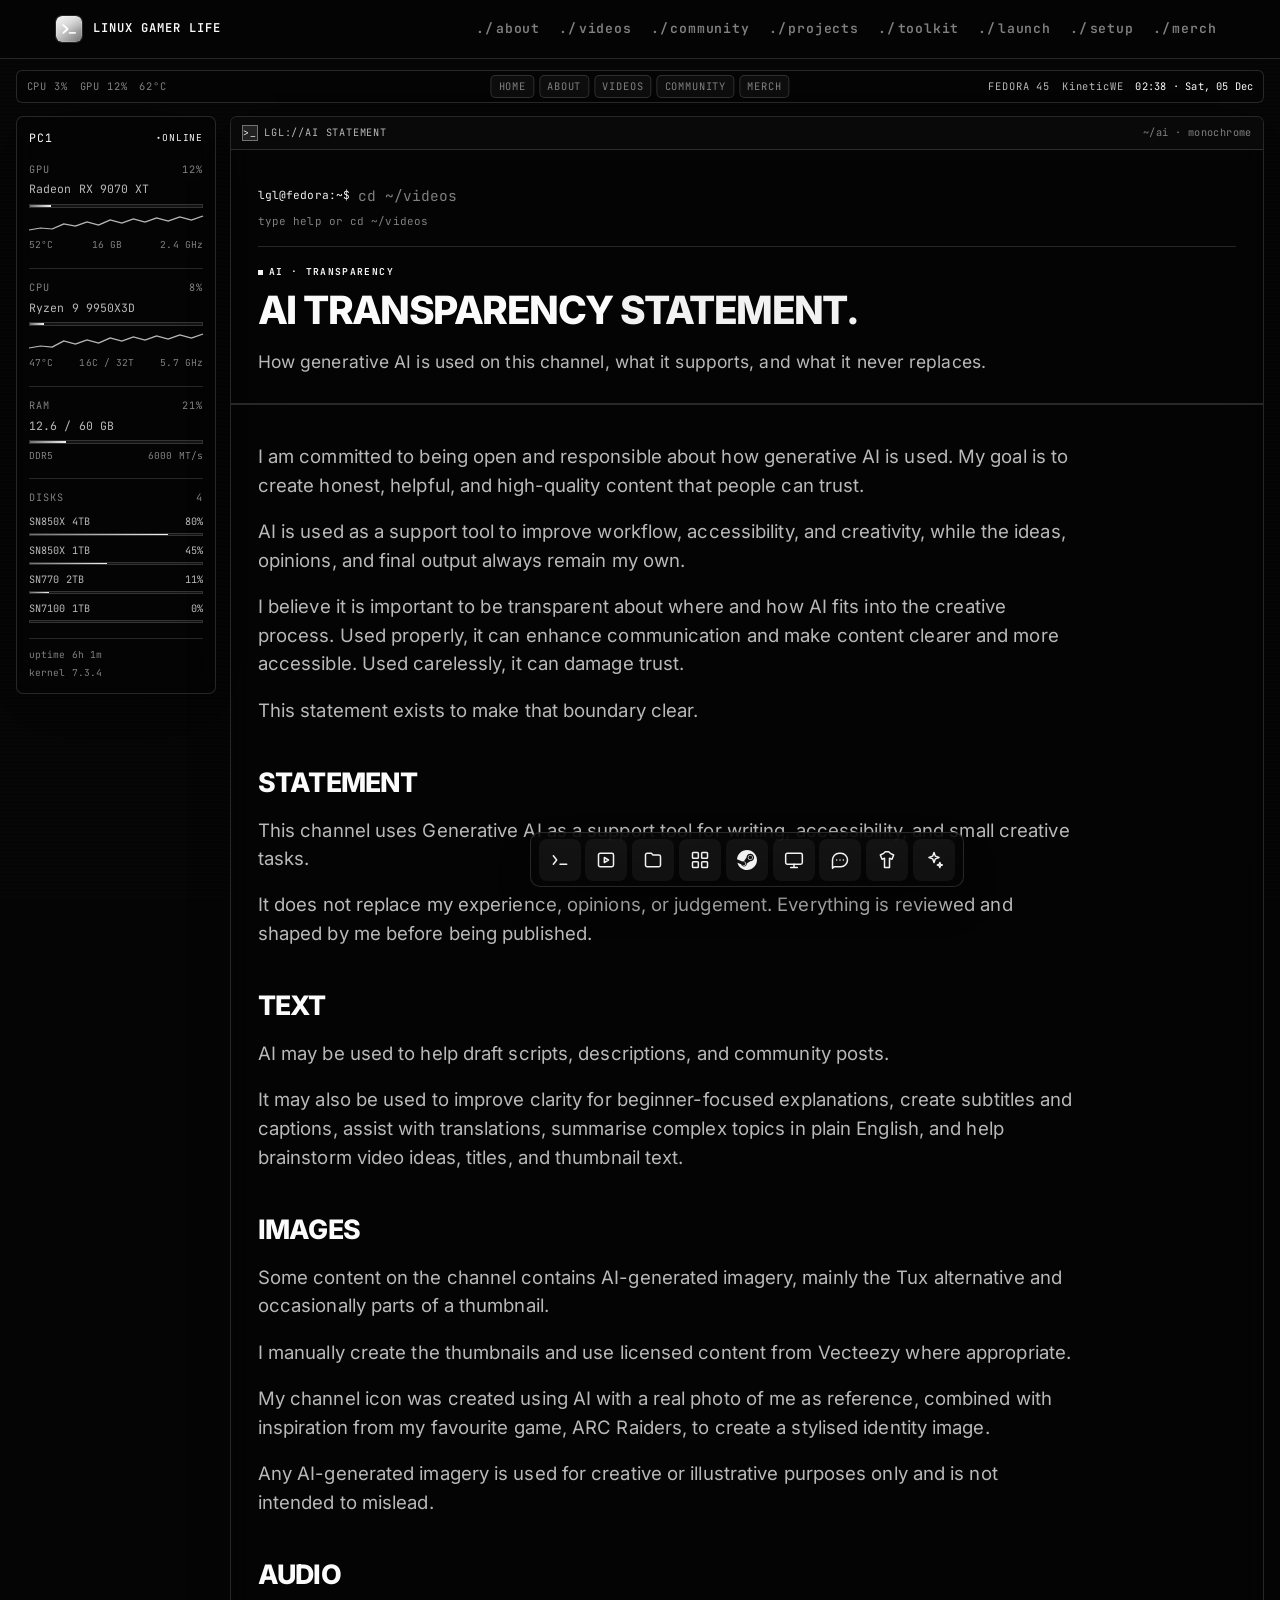
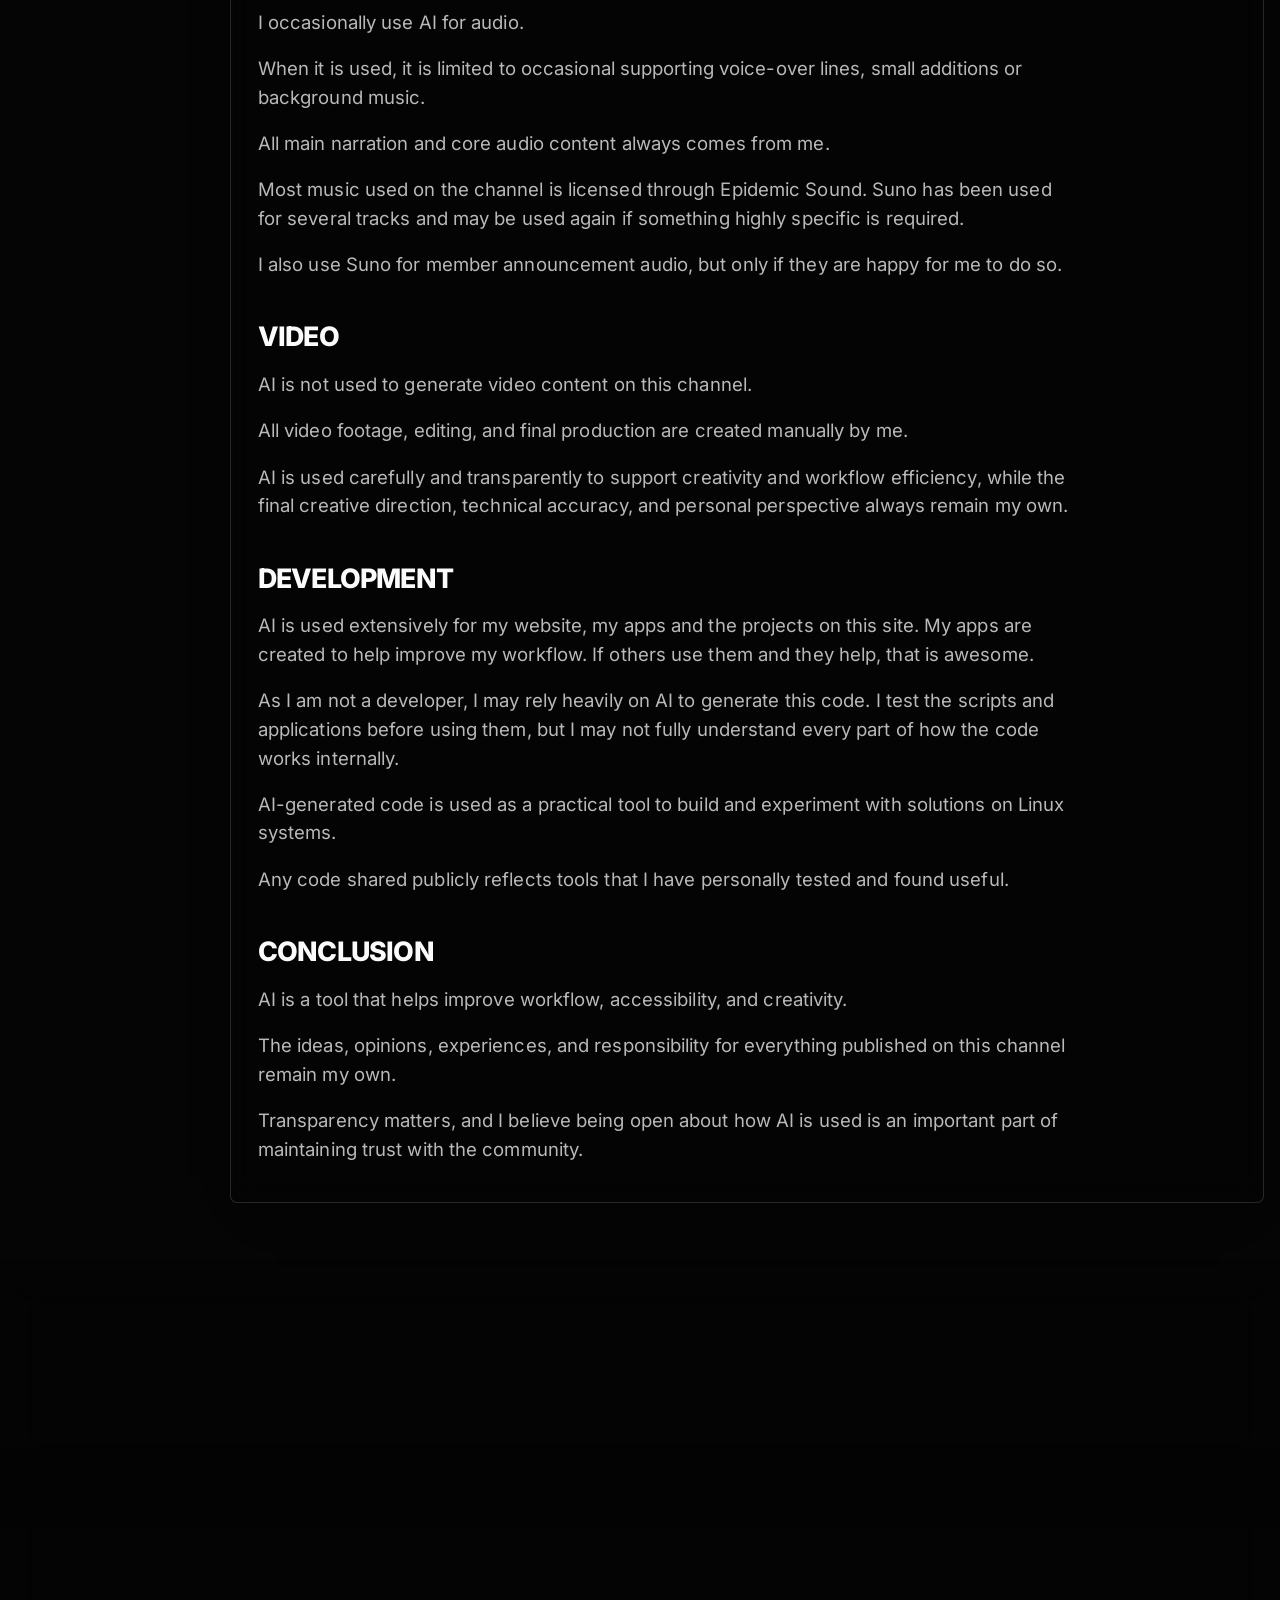
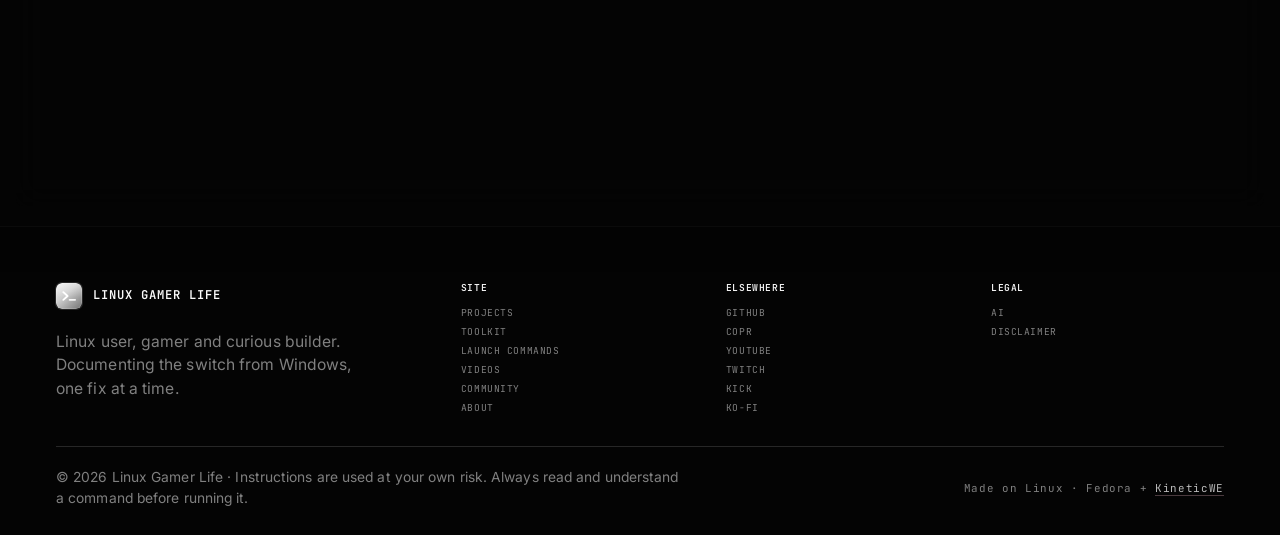
<file: ai.html>
<!doctype html>
<html lang="en-GB">
<head>
<meta charset="utf-8">
<meta name="viewport" content="width=device-width, initial-scale=1">
<title>AI transparency statement | Linux Gamer Life</title>
<meta name="description" content="How Linux Gamer Life uses generative AI for writing, accessibility, images, audio and development, and what it never replaces.">
<meta name="theme-color" content="#050505">
<link rel="canonical" href="https://linuxgamerlife.net/ai.html">
<link rel="icon" href="assets/theme/monochrome/logo.svg" type="image/svg+xml">
<link rel="apple-touch-icon" href="assets/theme/monochrome/apple-touch-icon.png">
<link rel="manifest" href="manifest.json">
<link rel="icon" type="image/png" sizes="192x192" href="assets/img/icon-192.png">
<link rel="icon" type="image/png" sizes="512x512" href="assets/img/icon-512.png">
<meta property="og:type" content="website">
<meta property="og:site_name" content="Linux Gamer Life">
<meta property="og:title" content="AI transparency statement | Linux Gamer Life">
<meta property="og:description" content="How generative AI is used on Linux Gamer Life, and what it never replaces.">
<meta property="og:url" content="https://linuxgamerlife.net/ai.html">
<meta property="og:image" content="https://linuxgamerlife.net/assets/img/og.png?v=bdd55ed22bf5">
<meta property="og:image:width" content="1200">
<meta property="og:image:height" content="630">
<meta property="og:image:alt" content="Linux Gamer Life terminal card: One gamer's journey from Windows to Linux">
<meta name="twitter:image" content="https://linuxgamerlife.net/assets/img/og.png?v=bdd55ed22bf5">
<meta name="twitter:card" content="summary_large_image">
<script>document.documentElement.classList.add("js");</script>
<link rel="preload" href="assets/fonts/inter-latin.woff2" as="font" type="font/woff2" crossorigin>
<link rel="preload" href="assets/fonts/jetbrains-mono-latin.woff2" as="font" type="font/woff2" crossorigin>
<link rel="stylesheet" href="assets/css/site.css">
<link rel="stylesheet" href="assets/css/desk.css">
<link rel="stylesheet" href="assets/css/launch-options.css">
</head>
<body data-page="ai">
<a class="skip-link" href="#main">Skip to content</a>

<header class="site-header">
  <div class="container site-header__inner">
    <a class="brand" href="index.html" aria-label="Linux Gamer Life, home">
      <img src="assets/theme/monochrome/logo.svg" alt="" width="34" height="34">
      <span class="brand__text">
        <span class="brand__name">Linux Gamer Life</span>
        <span class="brand__sub">Linux · Gaming · Creating</span>
      </span>
    </a>
    <nav class="nav" id="primary-nav" aria-label="Primary">
      <ul class="nav__links">
        <li><a href="about.html" data-nav="about">About</a></li>
        <li><a href="videos.html" data-nav="videos">Videos</a></li>
        <li><a href="community.html" data-nav="community">Community</a></li>
        <li><a href="projects.html" data-nav="projects">Projects</a></li>
        <li><a href="toolkit.html" data-nav="toolkit">Toolkit</a></li>
        <li><a href="launchcommands.html" data-nav="launchcommands">Launch</a></li>
        <li><a href="mysetup.html" data-nav="mysetup">Setup</a></li>
        <li><a href="https://merch.linuxgamerlife.net" target="_blank" rel="noopener">Merch</a></li>
      </ul>
      <div class="nav__watch-group">
        <a class="nav__watch nav__watch--yt" href="https://www.youtube.com/@LinuxGamerLife" target="_blank" rel="noopener">
          <svg class="mark-yt" viewBox="0 0 24 24" fill="currentColor" aria-hidden="true"><path d="M23 12s0-3.9-.5-5.8a3 3 0 0 0-2.1-2.1C18.5 3.6 12 3.6 12 3.6s-6.5 0-8.4.5a3 3 0 0 0-2.1 2.1C1 8.1 1 12 1 12s0 3.9.5 5.8a3 3 0 0 0 2.1 2.1c1.9.5 8.4.5 8.4.5s6.5 0 8.4-.5a3 3 0 0 0 2.1-2.1C23 15.9 23 12 23 12zM9.8 15.6V8.4l6.2 3.6-6.2 3.6z"/></svg>
          <span>YouTube</span>
        </a>
        <a class="nav__watch nav__watch--tw" href="https://twitch.tv/linuxgamerlife" target="_blank" rel="noopener">
          <svg class="mark-tw" viewBox="0 0 24 24" fill="currentColor" aria-hidden="true"><path d="M4.3 0 1.7 4.2v18.6h5.6V24h5.2l4.1-4.1h4.6L24 17V0zm17.6 16.2-3.4 3.4h-5.2L9.2 22v-2.4H4.7V2.1h17.2z"/><path d="M12.6 6.1h2.1v6.2h-2.1zm5.7 0H21v6.2h-2.1z"/></svg>
          <span>Twitch</span>
        </a>
        <a class="nav__watch nav__watch--kick" href="https://kick.com/linuxgamerlife" target="_blank" rel="noopener">
          <svg class="mark-kick" viewBox="0 0 24 24" fill="currentColor" aria-hidden="true"><path d="M1.333 0h8v5.333h2.667V2.667h2.667V0h8v8h-2.667v2.667H17.33v2.666h2.667V16h2.667v8h-8v-2.667h-2.667v-2.666H9.333V24h-8Z"/></svg>
          <span>Kick</span>
        </a>
      </div>
    </nav>
    <button class="nav__toggle" type="button" aria-expanded="false" aria-controls="primary-nav" aria-label="Toggle navigation">
      <span></span><span></span><span></span>
    </button>
  </div>
</header>

<main id="main">
  <section class="page-head">
    <div class="container">
      <div class="site-tty" data-site-tty>
        <form class="site-tty__form">
          <label class="site-tty__sr" for="site-tty-input">Navigate the site</label>
          <span class="site-tty__prompt" aria-hidden="true">lgl@fedora:~$</span>
          <input class="site-tty__input" id="site-tty-input" type="text" autocomplete="off" autocapitalize="off" spellcheck="false" placeholder="cd ~/videos">
        </form>
        <p class="site-tty__out" aria-live="polite">type help or cd ~/videos</p>
      </div>
      <p class="eyebrow">AI · transparency</p>
      <h1 class="page-head__title">AI transparency <span class="grad">statement.</span></h1>
      <p class="lede">How generative AI is used on this channel, what it supports, and what it never replaces.</p>
    </div>
  </section>

  <section class="section section--tight">
    <div class="container">
      <div class="prose">
        <p>I am committed to being open and responsible about how generative AI is used. My goal is to create honest, helpful, and high-quality content that people can trust.</p>
        <p>AI is used as a support tool to improve workflow, accessibility, and creativity, while the ideas, opinions, and final output always remain my own.</p>
        <p>I believe it is important to be transparent about where and how AI fits into the creative process. Used properly, it can enhance communication and make content clearer and more accessible. Used carelessly, it can damage trust.</p>
        <p>This statement exists to make that boundary clear.</p>

        <h2>Statement</h2>
        <p>This channel uses Generative AI as a support tool for writing, accessibility, and small creative tasks.</p>
        <p>It does not replace my experience, opinions, or judgement. Everything is reviewed and shaped by me before being published.</p>

        <h2>Text</h2>
        <p>AI may be used to help draft scripts, descriptions, and community posts.</p>
        <p>It may also be used to improve clarity for beginner-focused explanations, create subtitles and captions, assist with translations, summarise complex topics in plain English, and help brainstorm video ideas, titles, and thumbnail text.</p>

        <h2>Images</h2>
        <p>Some content on the channel contains AI-generated imagery, mainly the Tux alternative and occasionally parts of a thumbnail.</p>
        <p>I manually create the thumbnails and use licensed content from Vecteezy where appropriate.</p>
        <p>My channel icon was created using AI with a real photo of me as reference, combined with inspiration from my favourite game, ARC Raiders, to create a stylised identity image.</p>
        <p>Any AI-generated imagery is used for creative or illustrative purposes only and is not intended to mislead.</p>

        <h2>Audio</h2>
        <p>I occasionally use AI for audio.</p>
        <p>When it is used, it is limited to occasional supporting voice-over lines, small additions or background music.</p>
        <p>All main narration and core audio content always comes from me.</p>
        <p>Most music used on the channel is licensed through Epidemic Sound. Suno has been used for several tracks and may be used again if something highly specific is required.</p>
        <p>I also use Suno for member announcement audio, but only if they are happy for me to do so.</p>

        <h2>Video</h2>
        <p>AI is not used to generate video content on this channel.</p>
        <p>All video footage, editing, and final production are created manually by me.</p>
        <p>AI is used carefully and transparently to support creativity and workflow efficiency, while the final creative direction, technical accuracy, and personal perspective always remain my own.</p>

        <h2>Development</h2>
        <p>AI is used extensively for my website, my apps and the projects on this site. My apps are created to help improve my workflow. If others use them and they help, that is awesome.</p>
        <p>As I am not a developer, I may rely heavily on AI to generate this code. I test the scripts and applications before using them, but I may not fully understand every part of how the code works internally.</p>
        <p>AI-generated code is used as a practical tool to build and experiment with solutions on Linux systems.</p>
        <p>Any code shared publicly reflects tools that I have personally tested and found useful.</p>

        <h2>Conclusion</h2>
        <p>AI is a tool that helps improve workflow, accessibility, and creativity.</p>
        <p>The ideas, opinions, experiences, and responsibility for everything published on this channel remain my own.</p>
        <p>Transparency matters, and I believe being open about how AI is used is an important part of maintaining trust with the community.</p>
      </div>
    </div>
  </section>
</main>

<footer class="site-footer">
  <div class="container">
    <div class="footer__grid">
      <div class="footer__brand">
        <a class="brand" href="index.html" aria-label="Linux Gamer Life, home">
          <img src="assets/theme/monochrome/logo.svg" alt="" width="34" height="34">
          <span class="brand__text">
            <span class="brand__name">Linux Gamer Life</span>
            <span class="brand__sub">Linux · Gaming · Creating</span>
          </span>
        </a>
        <p>Linux user, gamer and curious builder. Documenting the switch from Windows, one fix at a time.</p>
      </div>
      <div class="footer__col">
        <h4>Site</h4>
        <ul>
          <li><a href="projects.html">Projects</a></li>
          <li><a href="toolkit.html">Toolkit</a></li>
          <li><a href="launchcommands.html">Launch commands</a></li>
          <li><a href="videos.html">Videos</a></li>
          <li><a href="community.html">Community</a></li>
          <li><a href="about.html">About</a></li>
        </ul>
      </div>
      <div class="footer__col">
        <h4>Elsewhere</h4>
        <ul>
          <li><a href="https://github.com/linuxgamerlife" target="_blank" rel="noopener">GitHub</a></li>
          <li><a href="https://copr.fedorainfracloud.org/coprs/linuxgamerlife/" target="_blank" rel="noopener">Copr</a></li>
          <li><a href="https://www.youtube.com/@LinuxGamerLife" target="_blank" rel="noopener">YouTube</a></li>
          <li><a href="https://twitch.tv/linuxgamerlife" target="_blank" rel="noopener">Twitch</a></li>
          <li><a href="https://kick.com/linuxgamerlife" target="_blank" rel="noopener">Kick</a></li>
          <li><a href="https://ko-fi.com/linuxgamerlife" target="_blank" rel="noopener">Ko-fi</a></li>
        </ul>
      </div>
      <div class="footer__col">
        <h4>Legal</h4>
        <ul>
          <li><a href="ai.html">AI</a></li>
          <li><a href="about.html#disclaimer">Disclaimer</a></li>
        </ul>
      </div>
    </div>
    <div class="footer__bottom">
      <p>© <span data-year>2026</span> Linux Gamer Life · Instructions are used at your own risk. Always read and understand a command before running it.</p>
      <p class="mono">Made on Linux · Fedora + <a href="https://theblackdon.dev/kineticwe" target="_blank" rel="noopener">KineticWE</a></p>
    </div>
  </div>
</footer>

<script src="data/projects.js?v=2dfaec0871" defer></script>
<script src="data/launch-options.js" defer></script>
<script src="data/stats.js?v=2dfaec0871" defer></script>
<script src="assets/js/theme.js" defer></script>
<script src="assets/js/desk.js" defer></script>
<script src="assets/js/nav.js" defer></script>
<script src="assets/js/jokes.js" defer></script>
<script src="assets/js/launch-options.js" defer></script>
<script src="assets/js/panels.js" defer></script>
<script src="assets/js/site-terminal.js" defer></script>
<script src="assets/js/site.js" defer></script>
</body>
</html>
</file>
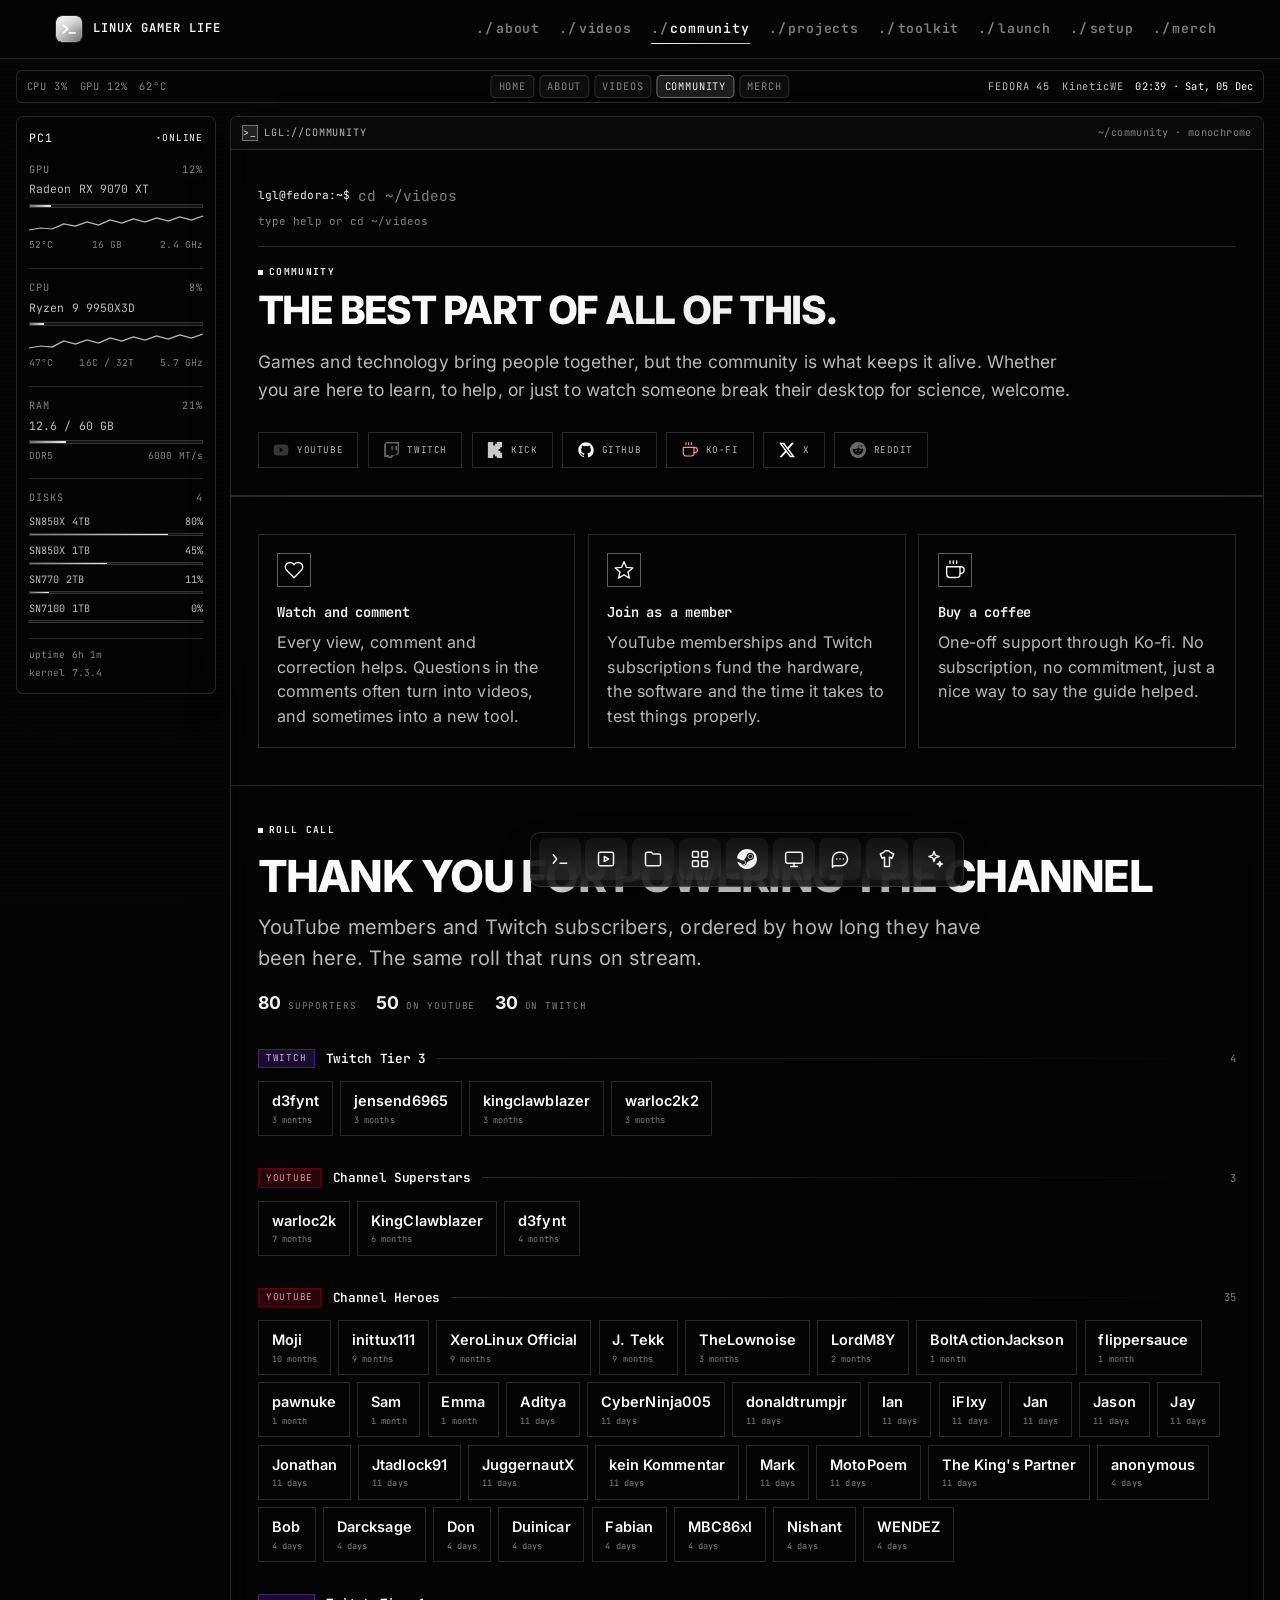
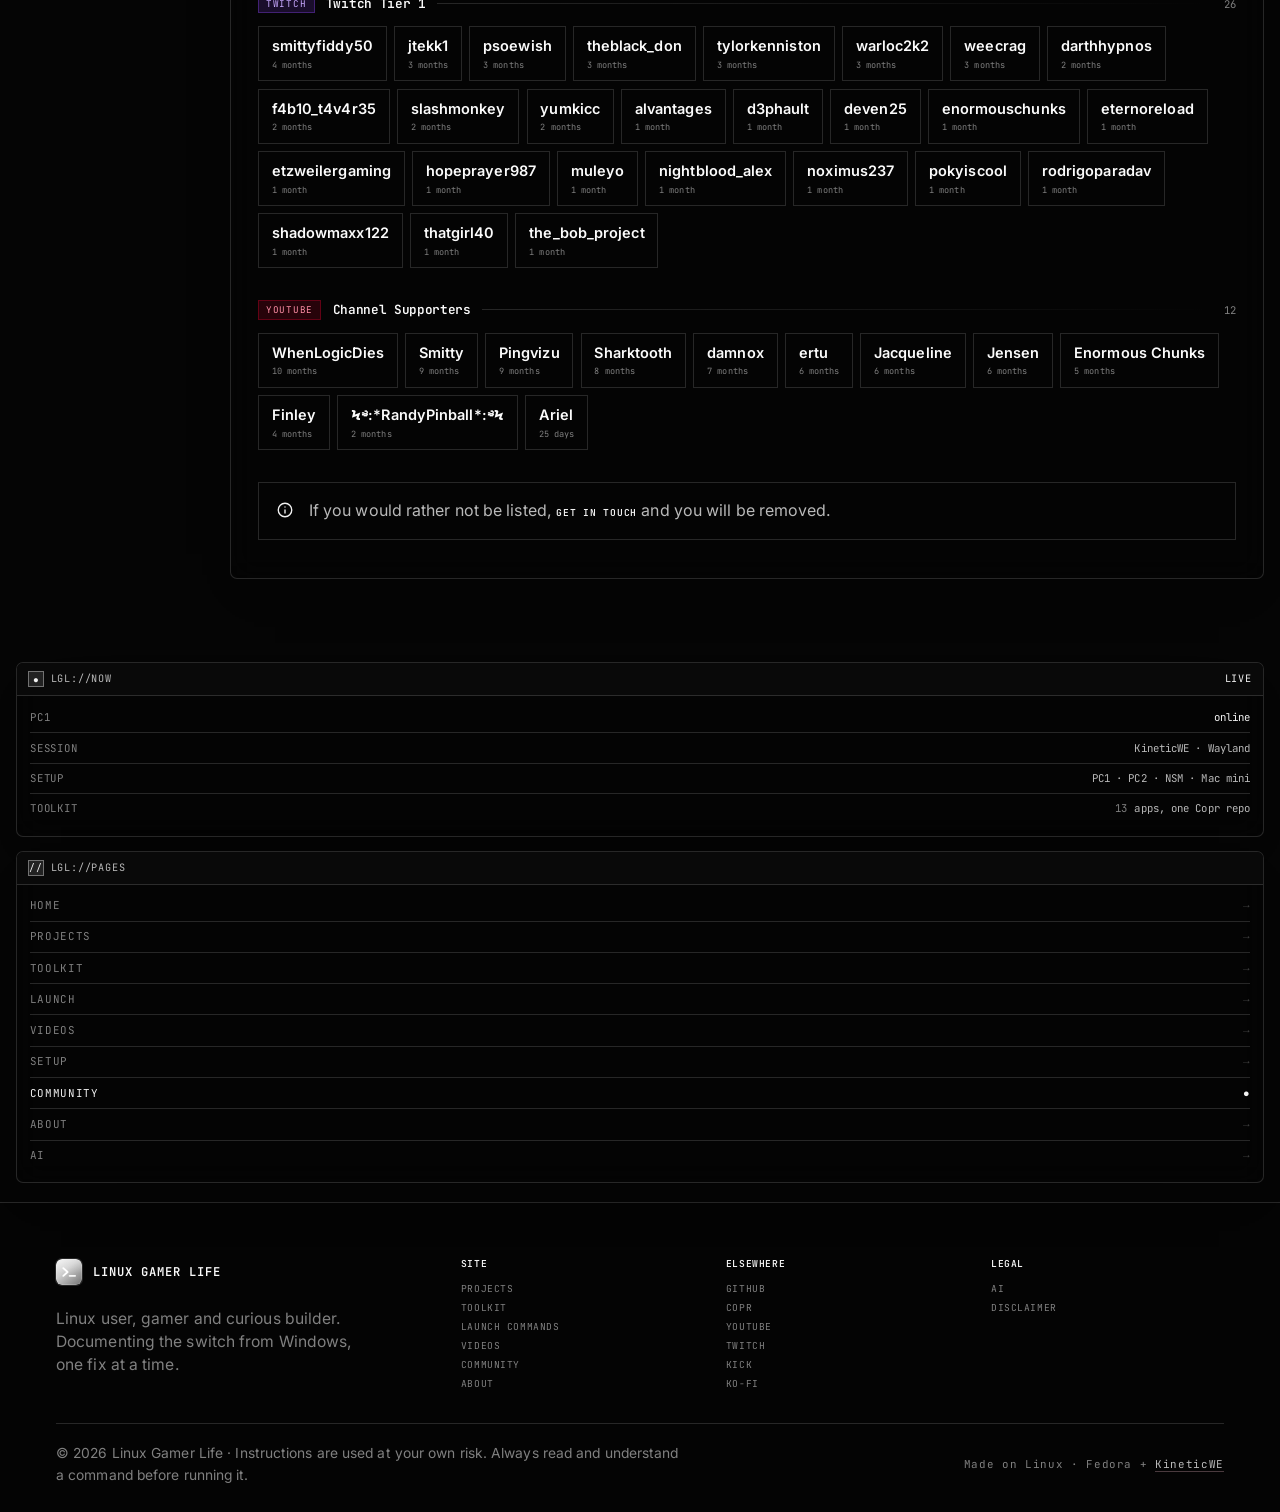
<file: community.html>
<!doctype html>
<html lang="en-GB">
<head>
<meta charset="utf-8">
<meta name="viewport" content="width=device-width, initial-scale=1">
<title>Community &amp; supporters | Linux Gamer Life</title>
<meta name="description" content="The Linux Gamer Life community: YouTube members, Twitch subscribers and everyone who helps keep the channel and the projects going.">
<meta name="theme-color" content="#050505">
<link rel="canonical" href="https://linuxgamerlife.net/community.html">
<link rel="icon" href="assets/theme/monochrome/logo.svg" type="image/svg+xml">
<link rel="apple-touch-icon" href="assets/theme/monochrome/apple-touch-icon.png">
<link rel="manifest" href="manifest.json">
<link rel="icon" type="image/png" sizes="192x192" href="assets/img/icon-192.png">
<link rel="icon" type="image/png" sizes="512x512" href="assets/img/icon-512.png">
<meta property="og:type" content="website">
<meta property="og:site_name" content="Linux Gamer Life">
<meta property="og:title" content="Community &amp; supporters | Linux Gamer Life">
<meta property="og:description" content="The people who watch, comment and keep the channel going.">
<meta property="og:url" content="https://linuxgamerlife.net/community.html">
<meta property="og:image" content="https://linuxgamerlife.net/assets/img/og.png?v=bdd55ed22bf5">
<meta property="og:image:width" content="1200">
<meta property="og:image:height" content="630">
<meta property="og:image:alt" content="Linux Gamer Life terminal card: One gamer's journey from Windows to Linux">
<meta name="twitter:image" content="https://linuxgamerlife.net/assets/img/og.png?v=bdd55ed22bf5">
<meta name="twitter:card" content="summary_large_image">
<script>document.documentElement.classList.add("js");</script>
<link rel="preload" href="assets/fonts/inter-latin.woff2" as="font" type="font/woff2" crossorigin>
<link rel="preload" href="assets/fonts/jetbrains-mono-latin.woff2" as="font" type="font/woff2" crossorigin>
<link rel="stylesheet" href="assets/css/site.css">
<link rel="stylesheet" href="assets/css/desk.css">
<link rel="stylesheet" href="assets/css/launch-options.css">
</head>
<body data-page="community">
<a class="skip-link" href="#main">Skip to content</a>

<header class="site-header">
  <div class="container site-header__inner">
    <a class="brand" href="index.html" aria-label="Linux Gamer Life, home">
      <img src="assets/theme/monochrome/logo.svg" alt="" width="34" height="34">
      <span class="brand__text">
        <span class="brand__name">Linux Gamer Life</span>
        <span class="brand__sub">Linux · Gaming · Creating</span>
      </span>
    </a>
    <nav class="nav" id="primary-nav" aria-label="Primary">
      <ul class="nav__links">
        <li><a href="about.html" data-nav="about">About</a></li>
        <li><a href="videos.html" data-nav="videos">Videos</a></li>
        <li><a href="community.html" data-nav="community">Community</a></li>
        <li><a href="projects.html" data-nav="projects">Projects</a></li>
        <li><a href="toolkit.html" data-nav="toolkit">Toolkit</a></li>
        <li><a href="launchcommands.html" data-nav="launchcommands">Launch</a></li>
        <li><a href="mysetup.html" data-nav="mysetup">Setup</a></li>
        <li><a href="https://merch.linuxgamerlife.net" target="_blank" rel="noopener">Merch</a></li>
      </ul>
      <div class="nav__watch-group">
        <a class="nav__watch nav__watch--yt" href="https://www.youtube.com/@LinuxGamerLife" target="_blank" rel="noopener">
          <svg class="mark-yt" viewBox="0 0 24 24" fill="currentColor" aria-hidden="true"><path d="M23 12s0-3.9-.5-5.8a3 3 0 0 0-2.1-2.1C18.5 3.6 12 3.6 12 3.6s-6.5 0-8.4.5a3 3 0 0 0-2.1 2.1C1 8.1 1 12 1 12s0 3.9.5 5.8a3 3 0 0 0 2.1 2.1c1.9.5 8.4.5 8.4.5s6.5 0 8.4-.5a3 3 0 0 0 2.1-2.1C23 15.9 23 12 23 12zM9.8 15.6V8.4l6.2 3.6-6.2 3.6z"/></svg>
          <span>YouTube</span>
        </a>
        <a class="nav__watch nav__watch--tw" href="https://twitch.tv/linuxgamerlife" target="_blank" rel="noopener">
          <svg class="mark-tw" viewBox="0 0 24 24" fill="currentColor" aria-hidden="true"><path d="M4.3 0 1.7 4.2v18.6h5.6V24h5.2l4.1-4.1h4.6L24 17V0zm17.6 16.2-3.4 3.4h-5.2L9.2 22v-2.4H4.7V2.1h17.2z"/><path d="M12.6 6.1h2.1v6.2h-2.1zm5.7 0H21v6.2h-2.1z"/></svg>
          <span>Twitch</span>
        </a>
        <a class="nav__watch nav__watch--kick" href="https://kick.com/linuxgamerlife" target="_blank" rel="noopener">
          <svg class="mark-kick" viewBox="0 0 24 24" fill="currentColor" aria-hidden="true"><path d="M1.333 0h8v5.333h2.667V2.667h2.667V0h8v8h-2.667v2.667H17.33v2.666h2.667V16h2.667v8h-8v-2.667h-2.667v-2.666H9.333V24h-8Z"/></svg>
          <span>Kick</span>
        </a>
      </div>
    </nav>
    <button class="nav__toggle" type="button" aria-expanded="false" aria-controls="primary-nav" aria-label="Toggle navigation">
      <span></span><span></span><span></span>
    </button>
  </div>
</header>

<main id="main">
  <section class="page-head">
    <div class="container">
      <div class="site-tty" data-site-tty>
        <form class="site-tty__form">
          <label class="site-tty__sr" for="site-tty-input">Navigate the site</label>
          <span class="site-tty__prompt" aria-hidden="true">lgl@fedora:~$</span>
          <input class="site-tty__input" id="site-tty-input" type="text" autocomplete="off" autocapitalize="off" spellcheck="false" placeholder="cd ~/videos">
        </form>
        <p class="site-tty__out" aria-live="polite">type help or cd ~/videos</p>
      </div>
      <p class="eyebrow">Community</p>
      <h1 class="page-head__title">The best part of <span class="grad">all of this.</span></h1>
      <p class="lede">
        Games and technology bring people together, but the community is what keeps it alive.
        Whether you are here to learn, to help, or just to watch someone break their desktop
        for science, welcome.
      </p>
      <div class="social" style="margin-top:1.8rem">
        <a href="https://www.youtube.com/@LinuxGamerLife" target="_blank" rel="noopener">
          <svg class="mark-yt" viewBox="0 0 24 24" fill="currentColor" aria-hidden="true"><path d="M23 12s0-3.9-.5-5.8a3 3 0 0 0-2.1-2.1C18.5 3.6 12 3.6 12 3.6s-6.5 0-8.4.5a3 3 0 0 0-2.1 2.1C1 8.1 1 12 1 12s0 3.9.5 5.8a3 3 0 0 0 2.1 2.1c1.9.5 8.4.5 8.4.5s6.5 0 8.4-.5a3 3 0 0 0 2.1-2.1C23 15.9 23 12 23 12zM9.8 15.6V8.4l6.2 3.6-6.2 3.6z"/></svg>
          YouTube
        </a>
        <a href="https://twitch.tv/linuxgamerlife" target="_blank" rel="noopener">
          <svg class="mark-tw" viewBox="0 0 24 24" fill="currentColor" aria-hidden="true"><path d="M4.3 0 1.7 4.2v18.6h5.6V24h5.2l4.1-4.1h4.6L24 17V0zm17.6 16.2-3.4 3.4h-5.2L9.2 22v-2.4H4.7V2.1h17.2z"/><path d="M12.6 6.1h2.1v6.2h-2.1zm5.7 0H21v6.2h-2.1z"/></svg>
          Twitch
        </a>
        <a href="https://kick.com/linuxgamerlife" target="_blank" rel="noopener">
          <svg class="mark-kick" viewBox="0 0 24 24" fill="currentColor" aria-hidden="true"><path d="M1.333 0h8v5.333h2.667V2.667h2.667V0h8v8h-2.667v2.667H17.33v2.666h2.667V16h2.667v8h-8v-2.667h-2.667v-2.666H9.333V24h-8Z"/></svg>
          Kick
        </a>
        <a href="https://github.com/linuxgamerlife" target="_blank" rel="noopener">
          <svg class="mark-gh" viewBox="0 0 24 24" fill="currentColor" aria-hidden="true"><path d="M12 .5C5.7.5.5 5.7.5 12c0 5.1 3.3 9.4 7.9 10.9.6.1.8-.2.8-.5v-1.9c-3.2.7-3.9-1.5-3.9-1.5-.5-1.3-1.3-1.7-1.3-1.7-1-.7.1-.7.1-.7 1.2.1 1.8 1.2 1.8 1.2 1 1.7 2.7 1.2 3.3.9.1-.7.4-1.2.7-1.5-2.6-.3-5.3-1.3-5.3-5.8 0-1.3.5-2.3 1.2-3.2-.1-.3-.5-1.5.1-3.1 0 0 1-.3 3.2 1.2a11 11 0 0 1 5.8 0c2.2-1.5 3.2-1.2 3.2-1.2.6 1.6.2 2.8.1 3.1.8.9 1.2 1.9 1.2 3.2 0 4.5-2.7 5.5-5.3 5.8.4.4.8 1.1.8 2.2v3.3c0 .3.2.6.8.5A11.5 11.5 0 0 0 23.5 12C23.5 5.7 18.3.5 12 .5z"/></svg>
          GitHub
        </a>
        <a href="https://ko-fi.com/linuxgamerlife" target="_blank" rel="noopener">
          <svg class="mark-kofi" viewBox="0 0 24 24" fill="none" stroke="currentColor" stroke-width="1.8" stroke-linecap="round" stroke-linejoin="round" aria-hidden="true"><path d="M18 8h1a4 4 0 0 1 0 8h-1"/><path d="M2 8h16v9a4 4 0 0 1-4 4H6a4 4 0 0 1-4-4z"/><path d="M6 1v3M10 1v3M14 1v3"/></svg>
          Ko-fi
        </a>
        <a href="https://x.com/linuxgamerlife" target="_blank" rel="noopener">
          <svg class="mark-x" viewBox="0 0 24 24" fill="currentColor" aria-hidden="true"><path d="M18.9 1.2h3.7l-8 9.2 9.4 12.4h-7.4l-5.8-7.6-6.6 7.6H.5l8.6-9.8L.1 1.2h7.6l5.2 6.9zm-1.3 19.4h2L6.4 3.3H4.2z"/></svg>
          X
        </a>
        <a href="https://www.reddit.com/r/LinuxGamerLife/" target="_blank" rel="noopener">
          <svg class="mark-reddit" viewBox="0 0 24 24" fill="currentColor" aria-hidden="true"><path d="M12 0A12 12 0 0 0 0 12a12 12 0 0 0 12 12 12 12 0 0 0 12-12A12 12 0 0 0 12 0zm5.01 4.744c.688 0 1.25.561 1.25 1.249a1.25 1.25 0 0 1-2.498.056l-2.597-.547-.8 3.747c1.824.07 3.48.632 4.674 1.488.308-.309.73-.491 1.207-.491.968 0 1.754.786 1.754 1.754 0 .716-.435 1.333-1.01 1.614a3.111 3.111 0 0 1 .042.52c0 2.694-3.13 4.87-7.004 4.87-3.874 0-7.004-2.176-7.004-4.87 0-.183.015-.366.043-.534A1.748 1.748 0 0 1 4.028 12c0-.968.786-1.754 1.754-1.754.463 0 .898.196 1.207.49 1.207-.883 2.878-1.43 4.744-1.487l.885-4.182a.342.342 0 0 1 .14-.197.35.35 0 0 1 .238-.042l2.906.617a1.214 1.214 0 0 1 1.108-.701zM9.25 12C8.561 12 8 12.562 8 13.25c0 .687.561 1.248 1.25 1.248.687 0 1.248-.561 1.248-1.249 0-.688-.561-1.249-1.249-1.249zm5.5 0c-.687 0-1.248.561-1.248 1.25 0 .687.561 1.248 1.249 1.248.688 0 1.249-.561 1.249-1.249 0-.687-.562-1.249-1.25-1.249zm-5.466 3.99a.327.327 0 0 0-.231.094.33.33 0 0 0 0 .463c.842.842 2.484.913 2.961.913.477 0 2.105-.056 2.961-.913a.361.361 0 0 0 .029-.463.33.33 0 0 0-.464 0c-.547.533-1.684.73-2.512.73-.828 0-1.979-.196-2.512-.73a.326.326 0 0 0-.232-.095z"/></svg>
          Reddit
        </a>
      </div>
    </div>
  </section>

  <section class="section section--tight" aria-labelledby="support-title">
    <div class="container">
      <div class="grid grid--3">
        <article class="card reveal">
          <div class="card__icon"><svg viewBox="0 0 24 24" fill="none" stroke="currentColor" stroke-width="1.7" stroke-linecap="round" stroke-linejoin="round" aria-hidden="true"><path d="M20.8 4.6a5.5 5.5 0 0 0-7.8 0L12 5.6l-1-1a5.5 5.5 0 0 0-7.8 7.8L12 21.2l8.8-8.8a5.5 5.5 0 0 0 0-7.8z"/></svg></div>
          <h3 class="card__title">Watch and comment</h3>
          <p class="card__text">Every view, comment and correction helps. Questions in the comments often turn into videos, and sometimes into a new tool.</p>
        </article>
        <article class="card reveal" data-delay="1">
          <div class="card__icon"><svg viewBox="0 0 24 24" fill="none" stroke="currentColor" stroke-width="1.7" stroke-linecap="round" stroke-linejoin="round" aria-hidden="true"><path d="m12 2 3 6.9 7.5.6-5.7 4.9 1.7 7.3L12 17.8 5.5 21.7l1.7-7.3L1.5 9.5 9 8.9z"/></svg></div>
          <h3 class="card__title">Join as a member</h3>
          <p class="card__text">YouTube memberships and Twitch subscriptions fund the hardware, the software and the time it takes to test things properly.</p>
        </article>
        <article class="card reveal" data-delay="2">
          <div class="card__icon"><svg viewBox="0 0 24 24" fill="none" stroke="currentColor" stroke-width="1.7" stroke-linecap="round" stroke-linejoin="round" aria-hidden="true"><path d="M18 8h1a4 4 0 0 1 0 8h-1"/><path d="M2 8h16v9a4 4 0 0 1-4 4H6a4 4 0 0 1-4-4z"/><path d="M6 1v3M10 1v3M14 1v3"/></svg></div>
          <h3 class="card__title">Buy a coffee</h3>
          <p class="card__text">One-off support through Ko-fi. No subscription, no commitment, just a nice way to say the guide helped.</p>
        </article>
      </div>
    </div>
  </section>

  <section class="section section--tight" aria-labelledby="supporters-title">
    <div class="container">
      <div class="section__head reveal">
        <p class="eyebrow">Roll call</p>
        <h2 class="section__title" id="supporters-title">Thank you for powering the channel</h2>
        <p class="lede">YouTube members and Twitch subscribers, ordered by how long they have been here. The same roll that runs on stream.</p>
        <div class="supporter-summary" id="supporter-totals" aria-live="polite">
          <span class="mono">Loading supporters…</span>
        </div>
      </div>

      <div id="supporters"></div>

      <noscript>
        <div class="callout" style="margin-top:1.5rem">
          <p>The supporter wall needs JavaScript to build the roll. You can also see it on the <a class="link-arrow" href="https://www.linuxgamerlife.net">main Google Site</a>.</p>
        </div>
      </noscript>

      <div class="callout" style="margin-top:2rem">
        <svg viewBox="0 0 24 24" fill="none" stroke="currentColor" stroke-width="1.8" stroke-linecap="round" stroke-linejoin="round" aria-hidden="true"><circle cx="12" cy="12" r="9"/><path d="M12 16v-4M12 8h.01"/></svg>
        <p>If you would rather not be listed, <a class="link-arrow" href="https://www.youtube.com/@LinuxGamerLife" target="_blank" rel="noopener">get in touch</a> and you will be removed.</p>
      </div>
    </div>
  </section>
</main>

<footer class="site-footer">
  <div class="container">
    <div class="footer__grid">
      <div class="footer__brand">
        <a class="brand" href="index.html" aria-label="Linux Gamer Life, home">
          <img src="assets/theme/monochrome/logo.svg" alt="" width="34" height="34">
          <span class="brand__text">
            <span class="brand__name">Linux Gamer Life</span>
            <span class="brand__sub">Linux · Gaming · Creating</span>
          </span>
        </a>
        <p>Linux user, gamer and curious builder. Documenting the switch from Windows, one fix at a time.</p>
      </div>
      <div class="footer__col">
        <h4>Site</h4>
        <ul>
          <li><a href="projects.html">Projects</a></li>
          <li><a href="toolkit.html">Toolkit</a></li>
          <li><a href="launchcommands.html">Launch commands</a></li>
          <li><a href="videos.html">Videos</a></li>
          <li><a href="community.html">Community</a></li>
          <li><a href="about.html">About</a></li>
        </ul>
      </div>
      <div class="footer__col">
        <h4>Elsewhere</h4>
        <ul>
          <li><a href="https://github.com/linuxgamerlife" target="_blank" rel="noopener">GitHub</a></li>
          <li><a href="https://copr.fedorainfracloud.org/coprs/linuxgamerlife/" target="_blank" rel="noopener">Copr</a></li>
          <li><a href="https://www.youtube.com/@LinuxGamerLife" target="_blank" rel="noopener">YouTube</a></li>
          <li><a href="https://twitch.tv/linuxgamerlife" target="_blank" rel="noopener">Twitch</a></li>
          <li><a href="https://kick.com/linuxgamerlife" target="_blank" rel="noopener">Kick</a></li>
          <li><a href="https://ko-fi.com/linuxgamerlife" target="_blank" rel="noopener">Ko-fi</a></li>
        </ul>
      </div>
      <div class="footer__col">
        <h4>Legal</h4>
        <ul>
          <li><a href="ai.html">AI</a></li>
          <li><a href="about.html#disclaimer">Disclaimer</a></li>
        </ul>
      </div>
    </div>
    <div class="footer__bottom">
      <p>© <span data-year>2026</span> Linux Gamer Life · Instructions are used at your own risk. Always read and understand a command before running it.</p>
      <p class="mono">Made on Linux · Fedora + <a href="https://theblackdon.dev/kineticwe" target="_blank" rel="noopener">KineticWE</a></p>
    </div>
  </div>
</footer>

<script src="data/supporters.js?v=2dfaec0871"></script>
<script src="data/projects.js?v=2dfaec0871" defer></script>
<script src="data/launch-options.js" defer></script>
<script src="data/stats.js?v=2dfaec0871" defer></script>
<script src="assets/js/theme.js" defer></script>
<script src="assets/js/desk.js" defer></script>
<script src="assets/js/nav.js" defer></script>
<script src="assets/js/jokes.js" defer></script>
<script src="assets/js/launch-options.js" defer></script>
<script src="assets/js/panels.js" defer></script>
<script src="assets/js/site-terminal.js" defer></script>
<script src="assets/js/site.js" defer></script>
</body>
</html>
</file>
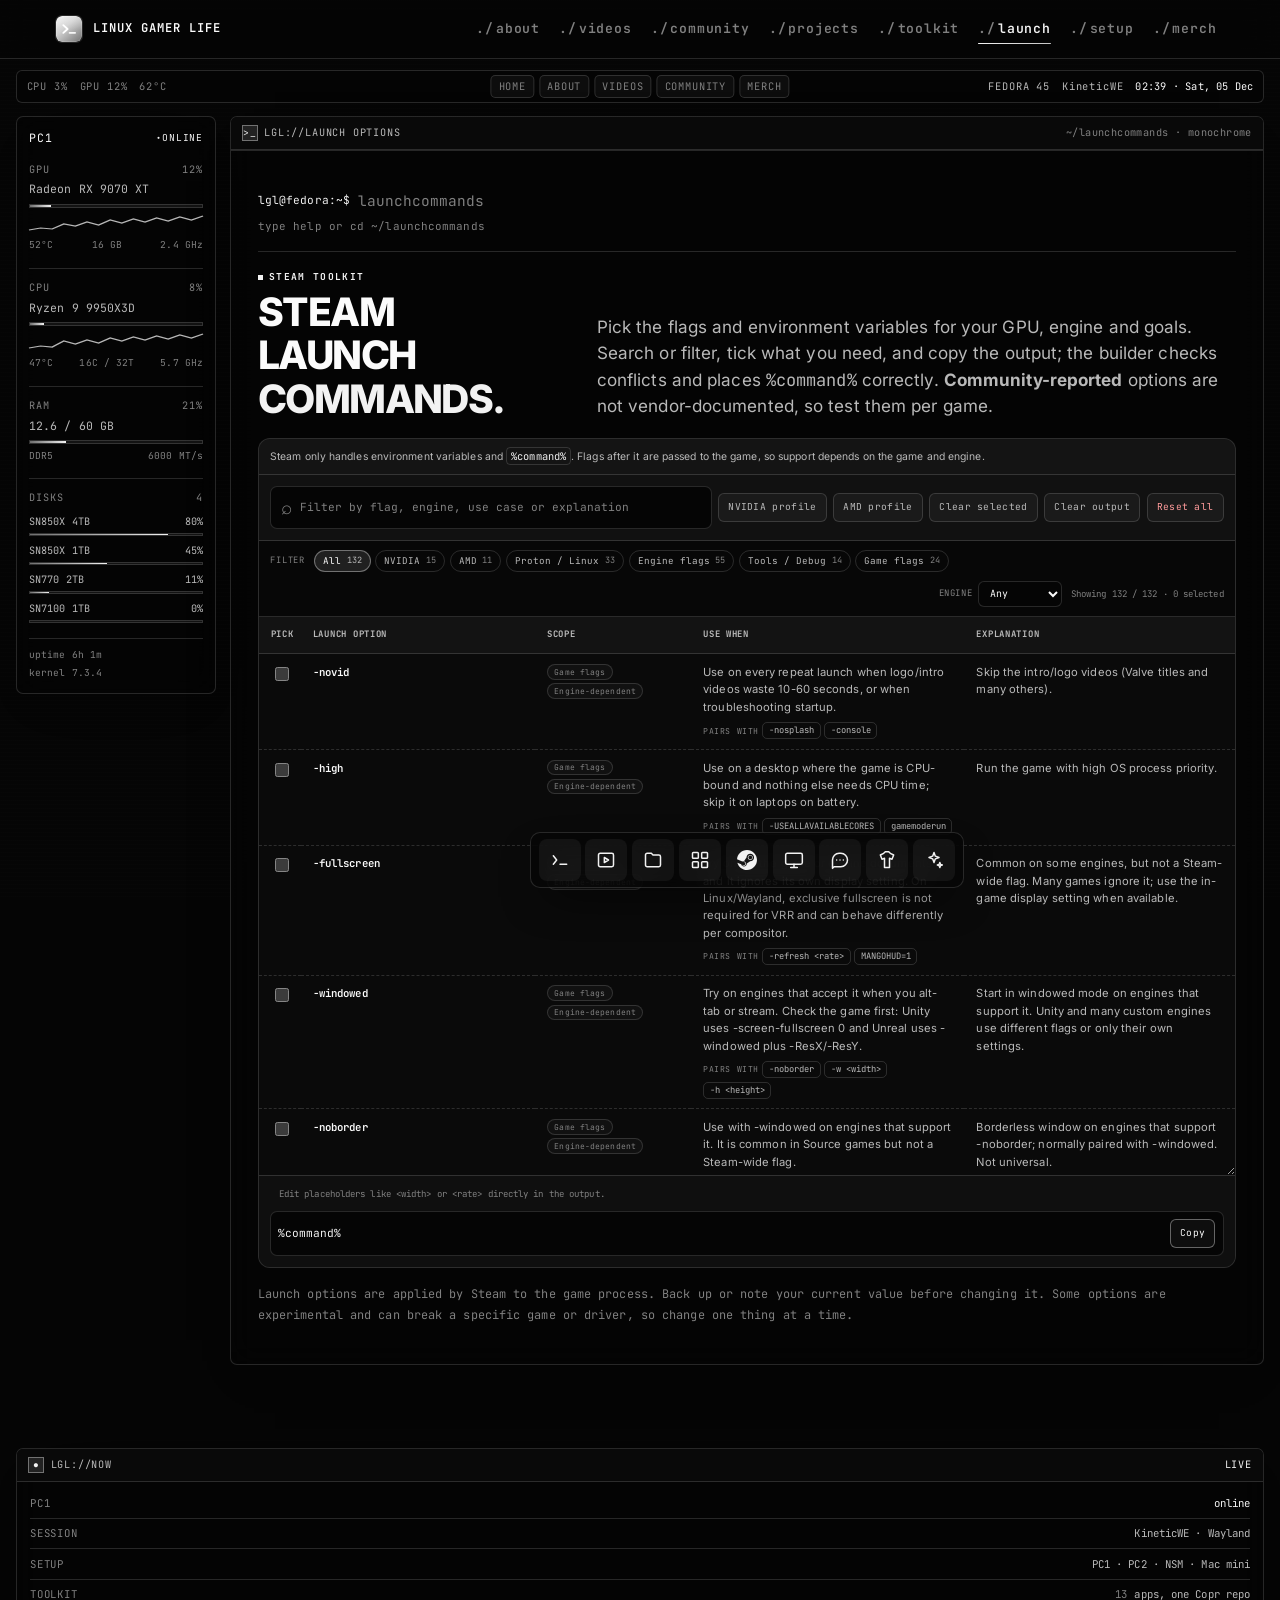
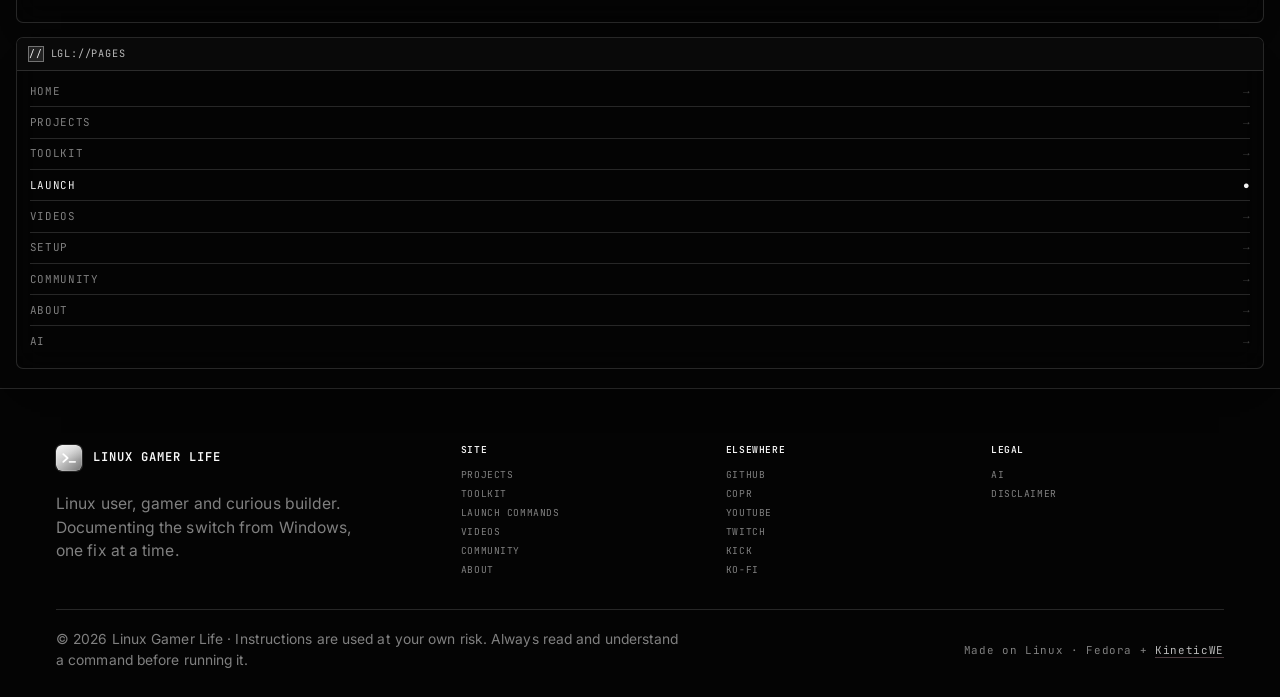
<file: launchcommands.html>
<!doctype html>
<html lang="en-GB">
<head>
<meta charset="utf-8">
<meta name="viewport" content="width=device-width, initial-scale=1">
<title>Steam launch commands | Linux Gamer Life</title>
<meta name="description" content="Build Steam launch options for Linux gaming. Pick flags for NVIDIA, AMD, Proton, Source, Unreal, Unity and Rockstar engines, check conflicts and copy the finished command.">
<meta name="theme-color" content="#050505">
<link rel="canonical" href="https://linuxgamerlife.net/launchcommands.html">
<link rel="icon" href="assets/theme/monochrome/logo.svg" type="image/svg+xml">
<link rel="apple-touch-icon" href="assets/theme/monochrome/apple-touch-icon.png">
<link rel="manifest" href="manifest.json">
<link rel="icon" type="image/png" sizes="192x192" href="assets/img/icon-192.png">
<link rel="icon" type="image/png" sizes="512x512" href="assets/img/icon-512.png">
<meta property="og:type" content="website">
<meta property="og:site_name" content="Linux Gamer Life">
<meta property="og:title" content="Steam launch commands">
<meta property="og:description" content="Build and check Steam launch options for Linux gaming.">
<meta property="og:url" content="https://linuxgamerlife.net/launchcommands.html">
<meta property="og:image" content="https://linuxgamerlife.net/assets/img/og.png?v=bdd55ed22bf5">
<meta property="og:image:width" content="1200">
<meta property="og:image:height" content="630">
<meta property="og:image:alt" content="Linux Gamer Life terminal card: One gamer's journey from Windows to Linux">
<meta name="twitter:image" content="https://linuxgamerlife.net/assets/img/og.png?v=bdd55ed22bf5">
<meta name="twitter:card" content="summary_large_image">
<script>document.documentElement.classList.add("js");</script>
<link rel="preload" href="assets/fonts/inter-latin.woff2" as="font" type="font/woff2" crossorigin>
<link rel="preload" href="assets/fonts/jetbrains-mono-latin.woff2" as="font" type="font/woff2" crossorigin>
<link rel="stylesheet" href="assets/css/site.css">
<link rel="stylesheet" href="assets/css/desk.css">
<link rel="stylesheet" href="assets/css/launch-options.css">
</head>
<body data-page="launchcommands">
<a class="skip-link" href="#main">Skip to content</a>

<header class="site-header">
  <div class="container site-header__inner">
    <a class="brand" href="index.html" aria-label="Linux Gamer Life, home">
      <img src="assets/theme/monochrome/logo.svg" alt="" width="34" height="34">
      <span class="brand__text">
        <span class="brand__name">Linux Gamer Life</span>
        <span class="brand__sub">Linux · Gaming · Creating</span>
      </span>
    </a>
    <nav class="nav" id="primary-nav" aria-label="Primary">
      <ul class="nav__links">
        <li><a href="about.html" data-nav="about">About</a></li>
        <li><a href="videos.html" data-nav="videos">Videos</a></li>
        <li><a href="community.html" data-nav="community">Community</a></li>
        <li><a href="projects.html" data-nav="projects">Projects</a></li>
        <li><a href="toolkit.html" data-nav="toolkit">Toolkit</a></li>
        <li><a href="launchcommands.html" data-nav="launchcommands">Launch</a></li>
        <li><a href="mysetup.html" data-nav="mysetup">Setup</a></li>
        <li><a href="https://merch.linuxgamerlife.net" target="_blank" rel="noopener">Merch</a></li>
      </ul>
      <div class="nav__watch-group">
        <a class="nav__watch nav__watch--yt" href="https://www.youtube.com/@LinuxGamerLife" target="_blank" rel="noopener">
          <svg class="mark-yt" viewBox="0 0 24 24" fill="currentColor" aria-hidden="true"><path d="M23 12s0-3.9-.5-5.8a3 3 0 0 0-2.1-2.1C18.5 3.6 12 3.6 12 3.6s-6.5 0-8.4.5a3 3 0 0 0-2.1 2.1C1 8.1 1 12 1 12s0 3.9.5 5.8a3 3 0 0 0 2.1 2.1c1.9.5 8.4.5 8.4.5s6.5 0 8.4-.5a3 3 0 0 0 2.1-2.1C23 15.9 23 12 23 12zM9.8 15.6V8.4l6.2 3.6-6.2 3.6z"/></svg>
          <span>YouTube</span>
        </a>
        <a class="nav__watch nav__watch--tw" href="https://twitch.tv/linuxgamerlife" target="_blank" rel="noopener">
          <svg class="mark-tw" viewBox="0 0 24 24" fill="currentColor" aria-hidden="true"><path d="M4.3 0 1.7 4.2v18.6h5.6V24h5.2l4.1-4.1h4.6L24 17V0zm17.6 16.2-3.4 3.4h-5.2L9.2 22v-2.4H4.7V2.1h17.2z"/><path d="M12.6 6.1h2.1v6.2h-2.1zm5.7 0H21v6.2h-2.1z"/></svg>
          <span>Twitch</span>
        </a>
        <a class="nav__watch nav__watch--kick" href="https://kick.com/linuxgamerlife" target="_blank" rel="noopener">
          <svg class="mark-kick" viewBox="0 0 24 24" fill="currentColor" aria-hidden="true"><path d="M1.333 0h8v5.333h2.667V2.667h2.667V0h8v8h-2.667v2.667H17.33v2.666h2.667V16h2.667v8h-8v-2.667h-2.667v-2.666H9.333V24h-8Z"/></svg>
          <span>Kick</span>
        </a>
      </div>
    </nav>
    <button class="nav__toggle" type="button" aria-expanded="false" aria-controls="primary-nav" aria-label="Toggle navigation">
      <span></span><span></span><span></span>
    </button>
  </div>
</header>

<main id="main">
  <section class="section section--tight lo-launch-page" aria-labelledby="launch-title">
    <div class="container">
      <div class="site-tty" data-site-tty>
        <form class="site-tty__form">
          <label class="site-tty__sr" for="site-tty-input">Navigate the site</label>
          <span class="site-tty__prompt" aria-hidden="true">lgl@fedora:~$</span>
          <input class="site-tty__input" id="site-tty-input" type="text" autocomplete="off" autocapitalize="off" spellcheck="false" placeholder="launchcommands">
        </form>
        <p class="site-tty__out" aria-live="polite">type help or cd ~/launchcommands</p>
      </div>
      <div class="lo-launch-intro">
        <p class="eyebrow">Steam toolkit</p>
        <h1 class="page-head__title" id="launch-title">Steam launch <span class="grad">commands.</span></h1>
        <p class="lede">
          Pick the flags and environment variables for your GPU, engine and goals. Search or filter, tick what you need, and copy the output;
          the builder checks conflicts and places <span class="mono">%command%</span> correctly. <strong>Community-reported</strong> options
          are not vendor-documented, so test them per game.
        </p>
      </div>
      <div class="lo-page-app" data-launch-app></div>
      <p class="lo-page-note">
        Launch options are applied by Steam to the game process. Back up or note your current value before changing it.
        Some options are experimental and can break a specific game or driver, so change one thing at a time.
      </p>
      <noscript><p class="projects-empty">The launch-command builder needs JavaScript. The individual options and explanations are only available in the interactive table.</p></noscript>
    </div>
  </section>
</main>

<footer class="site-footer">
  <div class="container">
    <div class="footer__grid">
      <div class="footer__brand">
        <a class="brand" href="index.html" aria-label="Linux Gamer Life, home">
          <img src="assets/theme/monochrome/logo.svg" alt="" width="34" height="34">
          <span class="brand__text">
            <span class="brand__name">Linux Gamer Life</span>
            <span class="brand__sub">Linux · Gaming · Creating</span>
          </span>
        </a>
        <p>Linux user, gamer and curious builder. Documenting the switch from Windows, one fix at a time.</p>
      </div>
      <div class="footer__col">
        <h4>Site</h4>
        <ul>
          <li><a href="projects.html">Projects</a></li>
          <li><a href="toolkit.html">Toolkit</a></li>
          <li><a href="launchcommands.html">Launch commands</a></li>
          <li><a href="videos.html">Videos</a></li>
          <li><a href="community.html">Community</a></li>
          <li><a href="about.html">About</a></li>
        </ul>
      </div>
      <div class="footer__col">
        <h4>Elsewhere</h4>
        <ul>
          <li><a href="https://github.com/linuxgamerlife" target="_blank" rel="noopener">GitHub</a></li>
          <li><a href="https://copr.fedorainfracloud.org/coprs/linuxgamerlife/" target="_blank" rel="noopener">Copr</a></li>
          <li><a href="https://www.youtube.com/@LinuxGamerLife" target="_blank" rel="noopener">YouTube</a></li>
          <li><a href="https://twitch.tv/linuxgamerlife" target="_blank" rel="noopener">Twitch</a></li>
          <li><a href="https://kick.com/linuxgamerlife" target="_blank" rel="noopener">Kick</a></li>
          <li><a href="https://ko-fi.com/linuxgamerlife" target="_blank" rel="noopener">Ko-fi</a></li>
        </ul>
      </div>
      <div class="footer__col">
        <h4>Legal</h4>
        <ul>
          <li><a href="ai.html">AI</a></li>
          <li><a href="about.html#disclaimer">Disclaimer</a></li>
        </ul>
      </div>
    </div>
    <div class="footer__bottom">
      <p>© <span data-year>2026</span> Linux Gamer Life · Instructions are used at your own risk. Always read and understand a command before running it.</p>
      <p class="mono">Made on Linux · Fedora + <a href="https://theblackdon.dev/kineticwe" target="_blank" rel="noopener">KineticWE</a></p>
    </div>
  </div>
</footer>

<script src="data/projects.js?v=2dfaec0871" defer></script>
<script src="data/launch-options.js" defer></script>
<script src="data/stats.js?v=2dfaec0871" defer></script>
<script src="assets/js/theme.js" defer></script>
<script src="assets/js/desk.js" defer></script>
<script src="assets/js/nav.js" defer></script>
<script src="assets/js/jokes.js" defer></script>
<script src="assets/js/launch-options.js" defer></script>
<script src="assets/js/panels.js" defer></script>
<script src="assets/js/site-terminal.js" defer></script>
<script src="assets/js/site.js" defer></script>
</body>
</html>
</file>
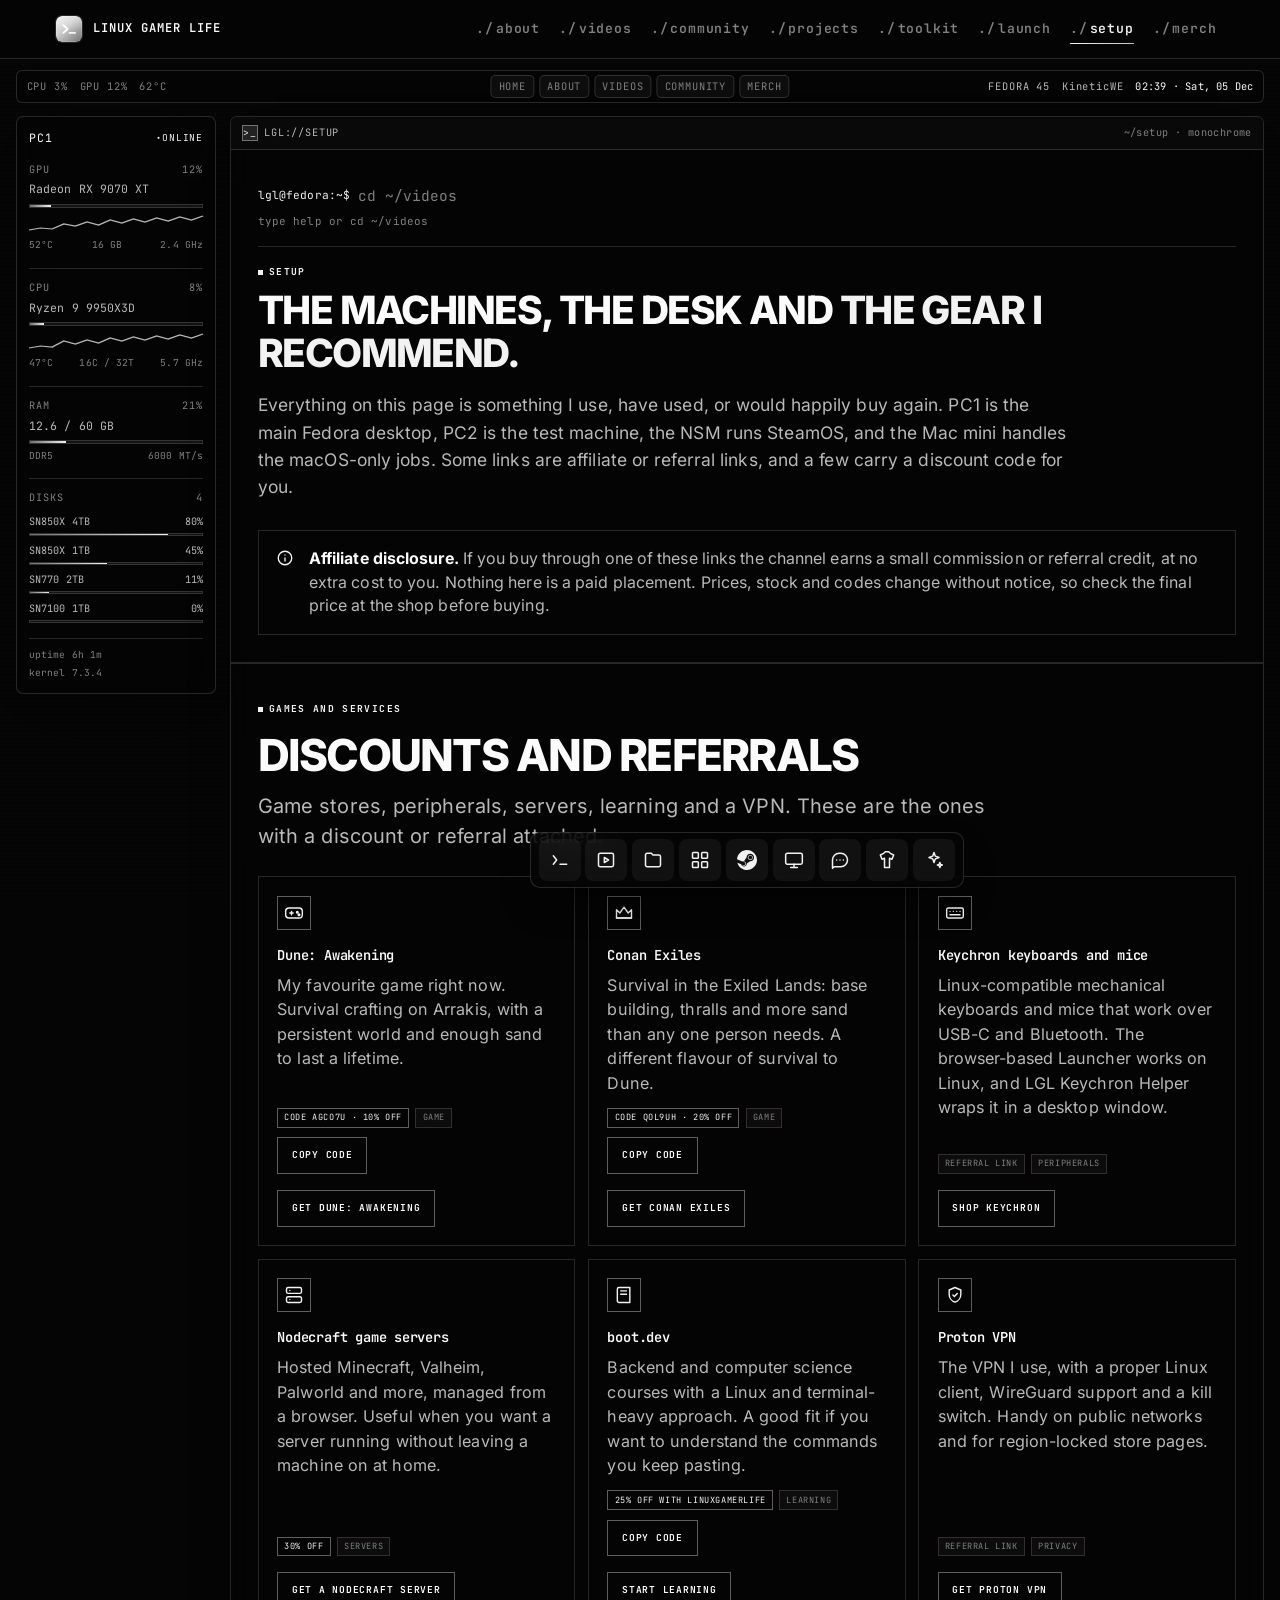
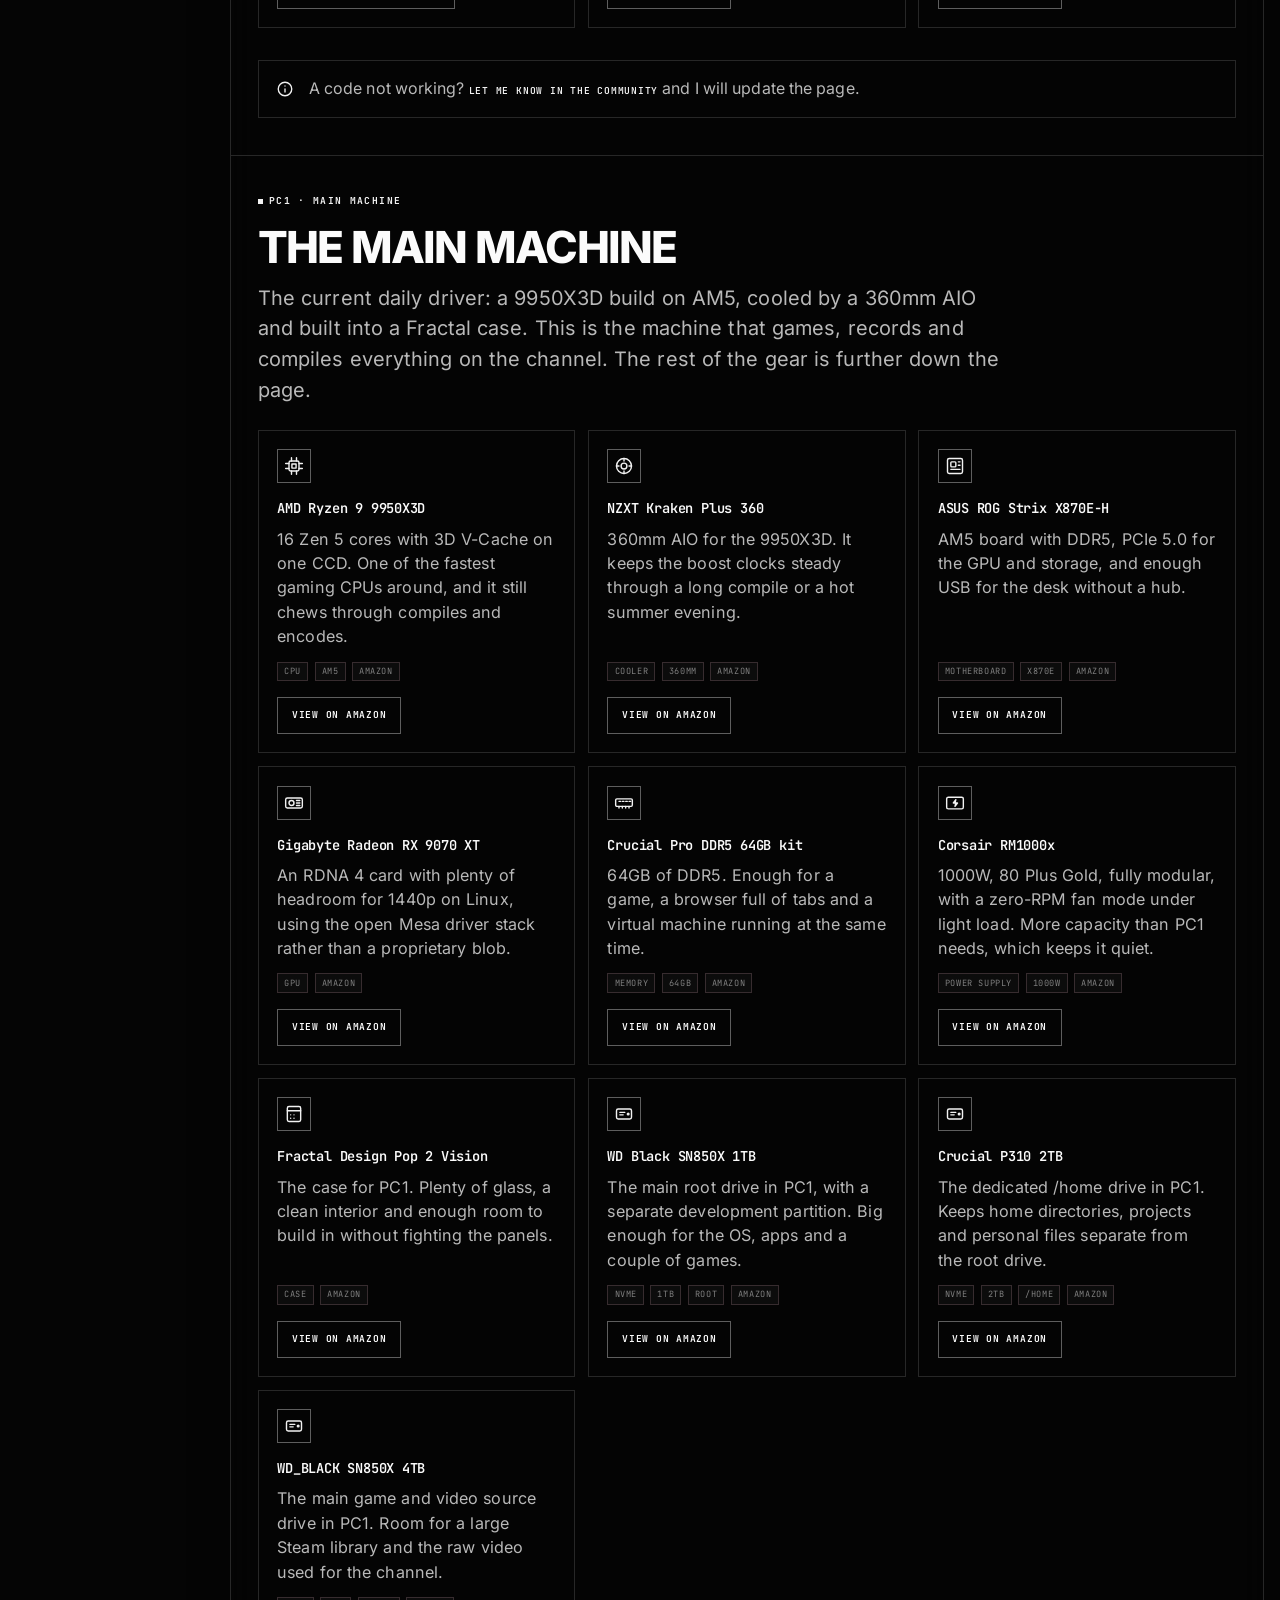
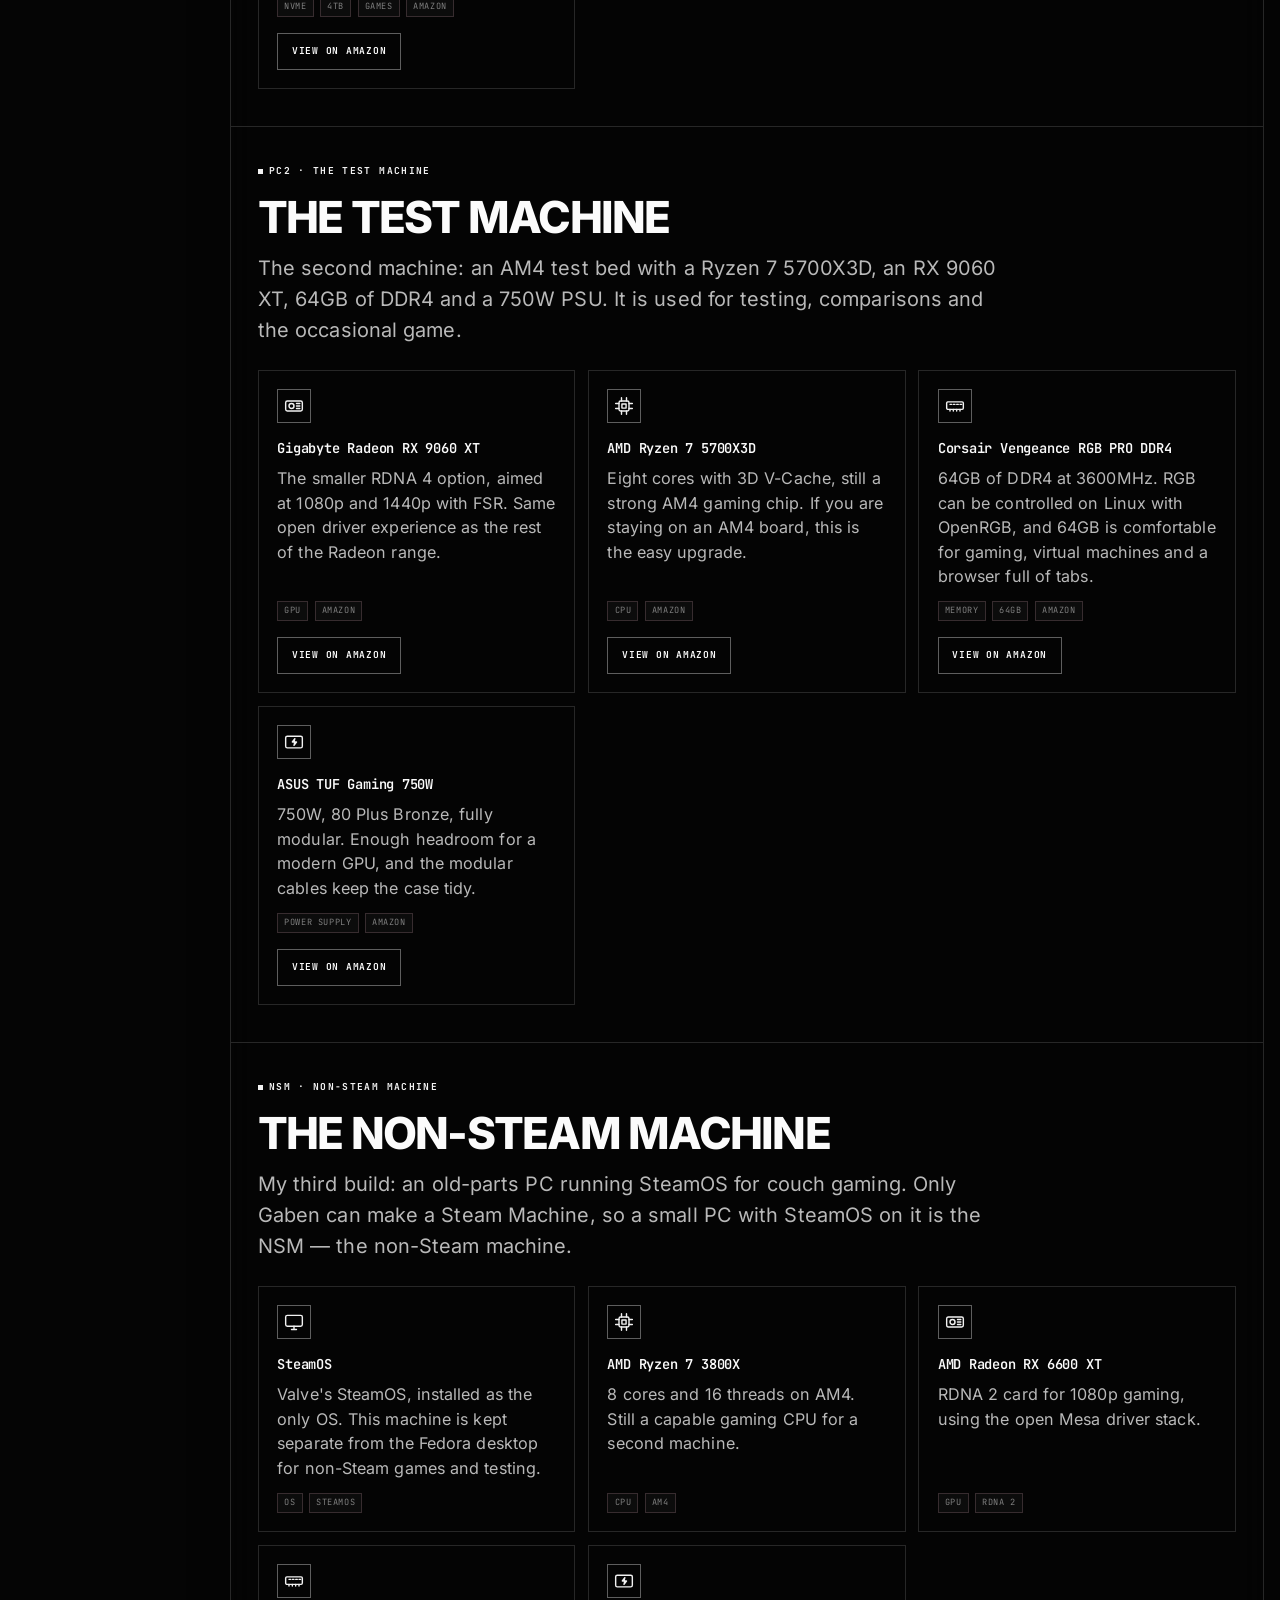
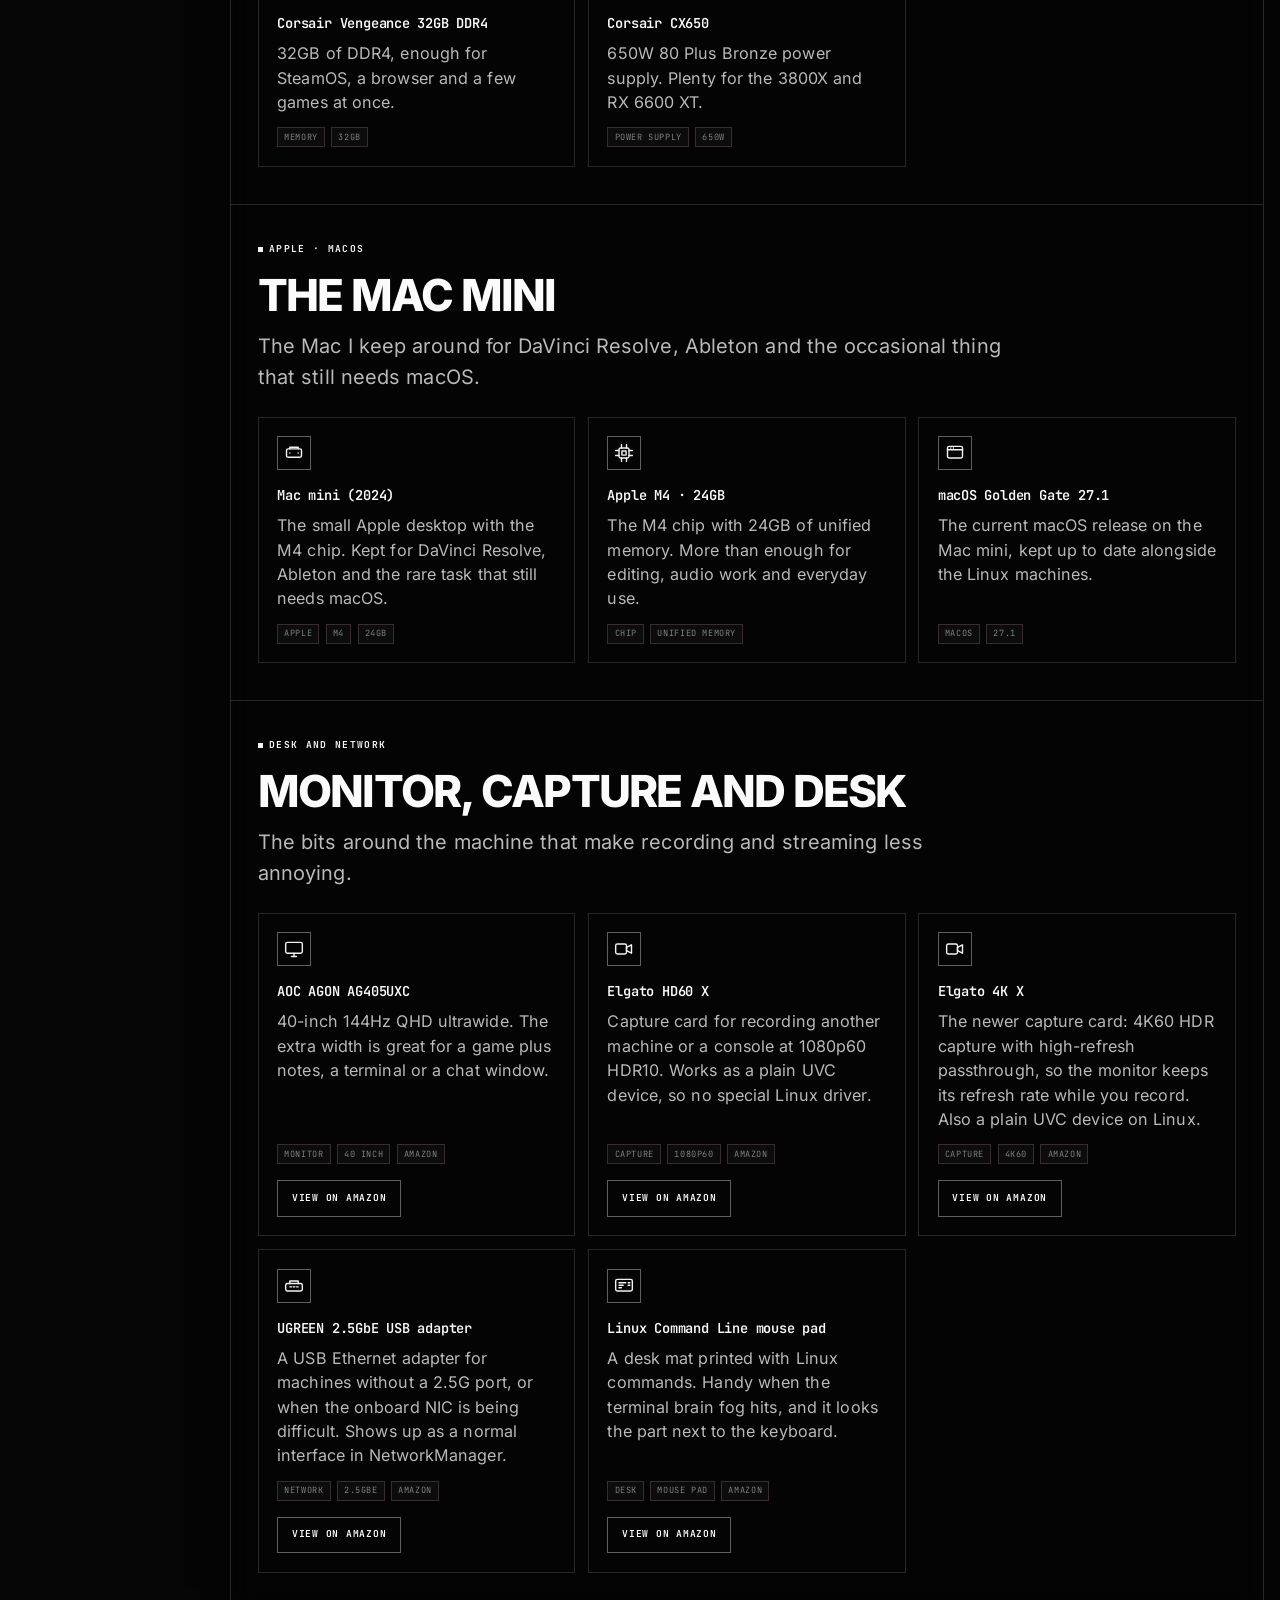
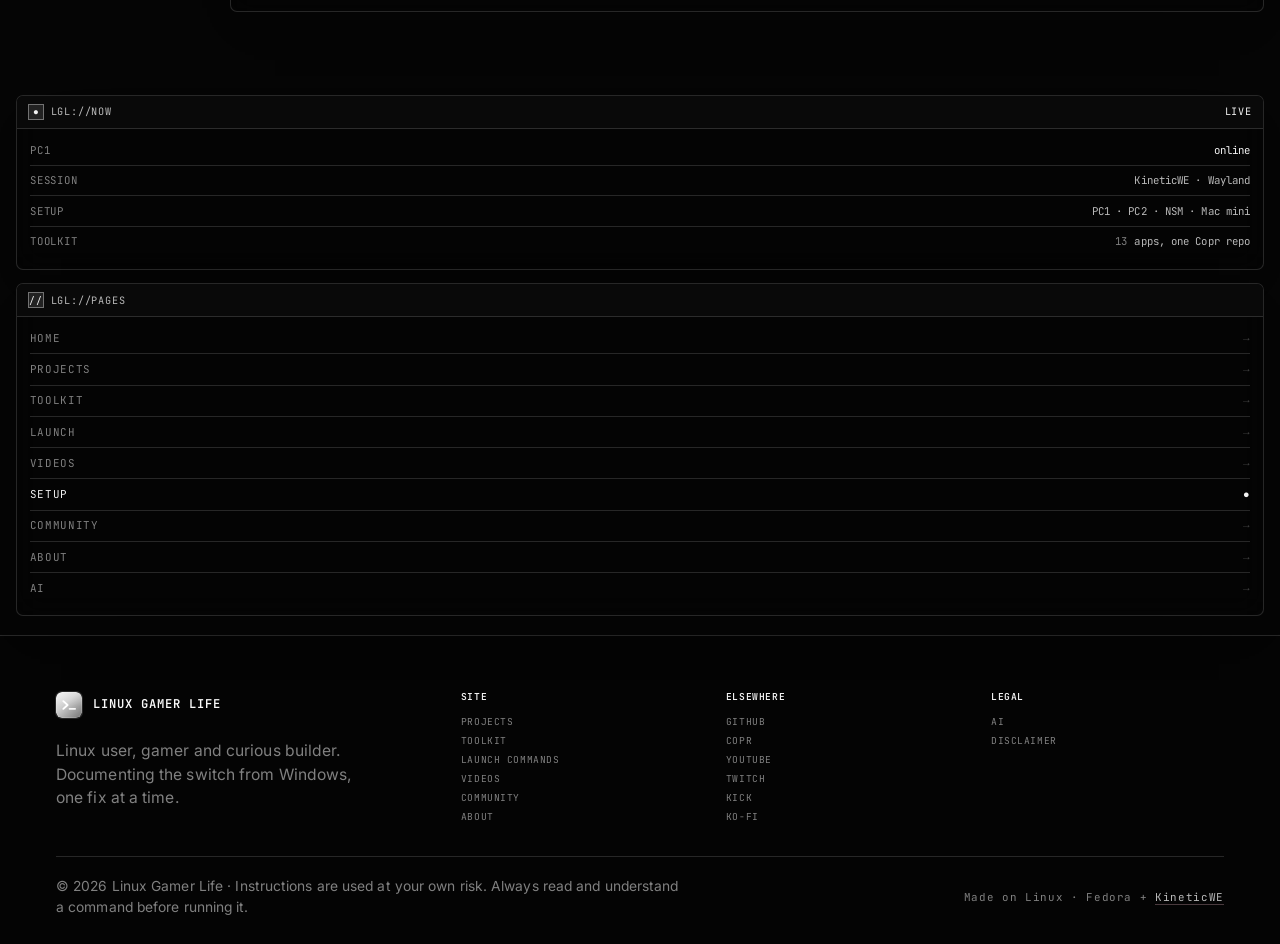
<file: mysetup.html>
<!doctype html>
<html lang="en-GB">
<head>
<meta charset="utf-8">
<meta name="viewport" content="width=device-width, initial-scale=1">
<title>Setup | Linux Gamer Life</title>
<meta name="description" content="The machines, gear and affiliate links Linux Gamer Life actually uses: PC1, the PC2 test machine, the NSM, the Mac mini, capture kit and desk.">
<meta name="theme-color" content="#050505">
<link rel="canonical" href="https://linuxgamerlife.net/mysetup.html">
<link rel="icon" href="assets/theme/monochrome/logo.svg" type="image/svg+xml">
<link rel="apple-touch-icon" href="assets/theme/monochrome/apple-touch-icon.png">
<link rel="manifest" href="manifest.json">
<link rel="icon" type="image/png" sizes="192x192" href="assets/img/icon-192.png">
<link rel="icon" type="image/png" sizes="512x512" href="assets/img/icon-512.png">
<meta property="og:type" content="website">
<meta property="og:site_name" content="Linux Gamer Life">
<meta property="og:title" content="Setup | Linux Gamer Life">
<meta property="og:description" content="The machines, gear and affiliate links I actually use, from PC1 and PC2 to the NSM and the Mac mini.">
<meta property="og:url" content="https://linuxgamerlife.net/mysetup.html">
<meta property="og:image" content="https://linuxgamerlife.net/assets/img/og.png?v=bdd55ed22bf5">
<meta property="og:image:width" content="1200">
<meta property="og:image:height" content="630">
<meta property="og:image:alt" content="Linux Gamer Life terminal card: One gamer's journey from Windows to Linux">
<meta name="twitter:image" content="https://linuxgamerlife.net/assets/img/og.png?v=bdd55ed22bf5">
<meta name="twitter:card" content="summary_large_image">
<script>document.documentElement.classList.add("js");</script>
<link rel="preload" href="assets/fonts/inter-latin.woff2" as="font" type="font/woff2" crossorigin>
<link rel="preload" href="assets/fonts/jetbrains-mono-latin.woff2" as="font" type="font/woff2" crossorigin>
<link rel="stylesheet" href="assets/css/site.css">
<link rel="stylesheet" href="assets/css/desk.css">
<link rel="stylesheet" href="assets/css/launch-options.css">
</head>
<body data-page="mysetup">
<a class="skip-link" href="#main">Skip to content</a>

<header class="site-header">
  <div class="container site-header__inner">
    <a class="brand" href="index.html" aria-label="Linux Gamer Life, home">
      <img src="assets/theme/monochrome/logo.svg" alt="" width="34" height="34">
      <span class="brand__text">
        <span class="brand__name">Linux Gamer Life</span>
        <span class="brand__sub">Linux · Gaming · Creating</span>
      </span>
    </a>
    <nav class="nav" id="primary-nav" aria-label="Primary">
      <ul class="nav__links">
        <li><a href="about.html" data-nav="about">About</a></li>
        <li><a href="videos.html" data-nav="videos">Videos</a></li>
        <li><a href="community.html" data-nav="community">Community</a></li>
        <li><a href="projects.html" data-nav="projects">Projects</a></li>
        <li><a href="toolkit.html" data-nav="toolkit">Toolkit</a></li>
        <li><a href="launchcommands.html" data-nav="launchcommands">Launch</a></li>
        <li><a href="mysetup.html" data-nav="mysetup">Setup</a></li>
        <li><a href="https://merch.linuxgamerlife.net" target="_blank" rel="noopener">Merch</a></li>
      </ul>
      <div class="nav__watch-group">
        <a class="nav__watch nav__watch--yt" href="https://www.youtube.com/@LinuxGamerLife" target="_blank" rel="noopener">
          <svg class="mark-yt" viewBox="0 0 24 24" fill="currentColor" aria-hidden="true"><path d="M23 12s0-3.9-.5-5.8a3 3 0 0 0-2.1-2.1C18.5 3.6 12 3.6 12 3.6s-6.5 0-8.4.5a3 3 0 0 0-2.1 2.1C1 8.1 1 12 1 12s0 3.9.5 5.8a3 3 0 0 0 2.1 2.1c1.9.5 8.4.5 8.4.5s6.5 0 8.4-.5a3 3 0 0 0 2.1-2.1C23 15.9 23 12 23 12zM9.8 15.6V8.4l6.2 3.6-6.2 3.6z"/></svg>
          <span>YouTube</span>
        </a>
        <a class="nav__watch nav__watch--tw" href="https://twitch.tv/linuxgamerlife" target="_blank" rel="noopener">
          <svg class="mark-tw" viewBox="0 0 24 24" fill="currentColor" aria-hidden="true"><path d="M4.3 0 1.7 4.2v18.6h5.6V24h5.2l4.1-4.1h4.6L24 17V0zm17.6 16.2-3.4 3.4h-5.2L9.2 22v-2.4H4.7V2.1h17.2z"/><path d="M12.6 6.1h2.1v6.2h-2.1zm5.7 0H21v6.2h-2.1z"/></svg>
          <span>Twitch</span>
        </a>
        <a class="nav__watch nav__watch--kick" href="https://kick.com/linuxgamerlife" target="_blank" rel="noopener">
          <svg class="mark-kick" viewBox="0 0 24 24" fill="currentColor" aria-hidden="true"><path d="M1.333 0h8v5.333h2.667V2.667h2.667V0h8v8h-2.667v2.667H17.33v2.666h2.667V16h2.667v8h-8v-2.667h-2.667v-2.666H9.333V24h-8Z"/></svg>
          <span>Kick</span>
        </a>
      </div>
    </nav>
    <button class="nav__toggle" type="button" aria-expanded="false" aria-controls="primary-nav" aria-label="Toggle navigation">
      <span></span><span></span><span></span>
    </button>
  </div>
</header>

<main id="main">
  <section class="page-head">
    <div class="container">
      <div class="site-tty" data-site-tty>
        <form class="site-tty__form">
          <label class="site-tty__sr" for="site-tty-input">Navigate the site</label>
          <span class="site-tty__prompt" aria-hidden="true">lgl@fedora:~$</span>
          <input class="site-tty__input" id="site-tty-input" type="text" autocomplete="off" autocapitalize="off" spellcheck="false" placeholder="cd ~/videos">
        </form>
        <p class="site-tty__out" aria-live="polite">type help or cd ~/videos</p>
      </div>
      <p class="eyebrow">Setup</p>
      <h1 class="page-head__title">The machines, the desk and <span class="grad">the gear I recommend.</span></h1>
      <p class="lede">
        Everything on this page is something I use, have used, or would happily buy again.
        PC1 is the main Fedora desktop, PC2 is the test machine, the NSM runs SteamOS, and
        the Mac mini handles the macOS-only jobs. Some links are affiliate or referral links,
        and a few carry a discount code for you.
      </p>
      <div class="callout" style="margin-top:1.8rem">
        <svg viewBox="0 0 24 24" fill="none" stroke="currentColor" stroke-width="1.8" stroke-linecap="round" stroke-linejoin="round" aria-hidden="true"><circle cx="12" cy="12" r="9"/><path d="M12 16v-4M12 8h.01"/></svg>
        <p><b>Affiliate disclosure.</b> If you buy through one of these links the channel earns a small commission or referral credit, at no extra cost to you. Nothing here is a paid placement. Prices, stock and codes change without notice, so check the final price at the shop before buying.</p>
      </div>
    </div>
  </section>

  <section class="section section--tight" aria-labelledby="deals-title">
    <div class="container">
      <div class="section__head reveal">
        <p class="eyebrow">Games and services</p>
        <h2 class="section__title" id="deals-title">Discounts and referrals</h2>
        <p class="lede">Game stores, peripherals, servers, learning and a VPN. These are the ones with a discount or referral attached.</p>
      </div>

      <div class="grid grid--3">
        <article class="card reveal">
          <div class="card__icon"><svg viewBox="0 0 24 24" fill="none" stroke="currentColor" stroke-width="1.7" stroke-linecap="round" stroke-linejoin="round" aria-hidden="true"><rect x="2" y="6" width="20" height="12" rx="4"/><path d="M7 12h4M9 10v4"/><circle cx="16" cy="11" r="1"/><circle cx="18" cy="14" r="1"/></svg></div>
          <h3 class="card__title">Dune: Awakening</h3>
          <p class="card__text">My favourite game right now. Survival crafting on Arrakis, with a persistent world and enough sand to last a lifetime.</p>
          <div class="card__meta">
            <span class="tag tag--accent">Code AGCO7U · 10% off</span>
            <span class="tag">Game</span>
          </div>
          <button class="btn btn--ghost btn--sm" type="button" data-copy="AGCO7U" style="margin-top:0.6rem;align-self:flex-start">Copy code</button>
          <a class="btn btn--ghost btn--sm" style="margin-top:1rem;align-self:flex-start" href="https://x.la/@linuxgamerlife/dune-awakening-store" target="_blank" rel="noopener sponsored">Get Dune: Awakening</a>
        </article>

        <article class="card reveal" data-delay="1">
          <div class="card__icon"><svg viewBox="0 0 24 24" fill="none" stroke="currentColor" stroke-width="1.7" stroke-linecap="round" stroke-linejoin="round" aria-hidden="true"><path d="M3 18h18"/><path d="m3 8 4 4 5-7 5 7 4-4v10H3z"/></svg></div>
          <h3 class="card__title">Conan Exiles</h3>
          <p class="card__text">Survival in the Exiled Lands: base building, thralls and more sand than any one person needs. A different flavour of survival to Dune.</p>
          <div class="card__meta">
            <span class="tag tag--accent">Code QOL9UH · 20% off</span>
            <span class="tag">Game</span>
          </div>
          <button class="btn btn--ghost btn--sm" type="button" data-copy="QOL9UH" style="margin-top:0.6rem;align-self:flex-start">Copy code</button>
          <a class="btn btn--ghost btn--sm" style="margin-top:1rem;align-self:flex-start" href="https://x.la/@linuxgamerlife/conan-exiles" target="_blank" rel="noopener sponsored">Get Conan Exiles</a>
        </article>

        <article class="card reveal" data-delay="2">
          <div class="card__icon"><svg viewBox="0 0 24 24" fill="none" stroke="currentColor" stroke-width="1.7" stroke-linecap="round" stroke-linejoin="round" aria-hidden="true"><rect x="2" y="6" width="20" height="12" rx="2"/><path d="M6 10h.01M10 10h.01M14 10h.01M18 10h.01M6 14h12"/></svg></div>
          <h3 class="card__title">Keychron keyboards and mice</h3>
          <p class="card__text">Linux-compatible mechanical keyboards and mice that work over USB-C and Bluetooth. The browser-based Launcher works on Linux, and LGL Keychron Helper wraps it in a desktop window.</p>
          <div class="card__meta">
            <span class="tag">Referral link</span>
            <span class="tag">Peripherals</span>
          </div>
          <a class="btn btn--ghost btn--sm" style="margin-top:1rem;align-self:flex-start" href="https://www.keychron.com/?ref=linuxgamerlife" target="_blank" rel="noopener sponsored">Shop Keychron</a>
        </article>

        <article class="card reveal">
          <div class="card__icon"><svg viewBox="0 0 24 24" fill="none" stroke="currentColor" stroke-width="1.7" stroke-linecap="round" stroke-linejoin="round" aria-hidden="true"><rect x="3" y="3" width="18" height="7" rx="2"/><rect x="3" y="14" width="18" height="7" rx="2"/><path d="M7 6.5h.01M7 17.5h.01"/></svg></div>
          <h3 class="card__title">Nodecraft game servers</h3>
          <p class="card__text">Hosted Minecraft, Valheim, Palworld and more, managed from a browser. Useful when you want a server running without leaving a machine on at home.</p>
          <div class="card__meta">
            <span class="tag tag--accent">30% off</span>
            <span class="tag">Servers</span>
          </div>
          <a class="btn btn--ghost btn--sm" style="margin-top:1rem;align-self:flex-start" href="https://nodecraft.com/r/linuxgamerlife" target="_blank" rel="noopener sponsored">Get a Nodecraft server</a>
        </article>

        <article class="card reveal" data-delay="1">
          <div class="card__icon"><svg viewBox="0 0 24 24" fill="none" stroke="currentColor" stroke-width="1.7" stroke-linecap="round" stroke-linejoin="round" aria-hidden="true"><path d="M4 19.5V5a2 2 0 0 1 2-2h13v18H6a2 2 0 0 1-2-2z"/><path d="M8 7h7M8 11h7"/></svg></div>
          <h3 class="card__title">boot.dev</h3>
          <p class="card__text">Backend and computer science courses with a Linux and terminal-heavy approach. A good fit if you want to understand the commands you keep pasting.</p>
          <div class="card__meta">
            <span class="tag tag--accent">25% off with LINUXGAMERLIFE</span>
            <span class="tag">Learning</span>
          </div>
          <button class="btn btn--ghost btn--sm" type="button" data-copy="LINUXGAMERLIFE" style="margin-top:0.6rem;align-self:flex-start">Copy code</button>
          <a class="btn btn--ghost btn--sm" style="margin-top:1rem;align-self:flex-start" href="https://www.boot.dev?promo=LINUXGAMERLIFE" target="_blank" rel="noopener sponsored">Start learning</a>
        </article>

        <article class="card reveal" data-delay="2">
          <div class="card__icon"><svg viewBox="0 0 24 24" fill="none" stroke="currentColor" stroke-width="1.7" stroke-linecap="round" stroke-linejoin="round" aria-hidden="true"><path d="M12 3 5 6v5c0 4.4 3 8.4 7 9.6 4-1.2 7-5.2 7-9.6V6z"/><path d="m9.5 12 1.8 1.8 3.4-3.6"/></svg></div>
          <h3 class="card__title">Proton VPN</h3>
          <p class="card__text">The VPN I use, with a proper Linux client, WireGuard support and a kill switch. Handy on public networks and for region-locked store pages.</p>
          <div class="card__meta">
            <span class="tag">Referral link</span>
            <span class="tag">Privacy</span>
          </div>
          <a class="btn btn--ghost btn--sm" style="margin-top:1rem;align-self:flex-start" href="https://go.getproton.me/SH2Jq" target="_blank" rel="noopener sponsored">Get Proton VPN</a>
        </article>
      </div>

      <div class="callout" style="margin-top:2rem">
        <svg viewBox="0 0 24 24" fill="none" stroke="currentColor" stroke-width="1.8" stroke-linecap="round" stroke-linejoin="round" aria-hidden="true"><circle cx="12" cy="12" r="9"/><path d="M12 16v-4M12 8h.01"/></svg>
        <p>A code not working? <a class="link-arrow" href="community.html">Let me know in the community</a> and I will update the page.</p>
      </div>
    </div>
  </section>

  <section class="section section--tight" aria-labelledby="mainpc-title">
    <div class="container">
      <div class="section__head reveal">
        <p class="eyebrow">PC1 · main machine</p>
        <h2 class="section__title" id="mainpc-title">The main machine</h2>
        <p class="lede">The current daily driver: a 9950X3D build on AM5, cooled by a 360mm AIO and built into a Fractal case. This is the machine that games, records and compiles everything on the channel. The rest of the gear is further down the page.</p>
      </div>

      <div class="grid grid--3">
        <article class="card reveal">
          <div class="card__icon"><svg viewBox="0 0 24 24" fill="none" stroke="currentColor" stroke-width="1.7" stroke-linecap="round" stroke-linejoin="round" aria-hidden="true"><rect x="6" y="6" width="12" height="12" rx="2"/><rect x="9.5" y="9.5" width="5" height="5"/><path d="M9 2v4M15 2v4M9 18v4M15 18v4M2 9h4M2 15h4M18 9h4M18 15h4"/></svg></div>
          <h3 class="card__title">AMD Ryzen 9 9950X3D</h3>
          <p class="card__text">16 Zen 5 cores with 3D V-Cache on one CCD. One of the fastest gaming CPUs around, and it still chews through compiles and encodes.</p>
          <div class="card__meta"><span class="tag">CPU</span><span class="tag">AM5</span><span class="tag">Amazon</span></div>
          <a class="btn btn--ghost btn--sm" style="margin-top:1rem;align-self:flex-start" href="https://link.amazon/B05QfVceV" target="_blank" rel="noopener sponsored">View on Amazon</a>
        </article>

        <article class="card reveal" data-delay="1">
          <div class="card__icon"><svg viewBox="0 0 24 24" fill="none" stroke="currentColor" stroke-width="1.7" stroke-linecap="round" stroke-linejoin="round" aria-hidden="true"><circle cx="12" cy="12" r="9"/><circle cx="12" cy="12" r="3.5"/><path d="M12 3v3M12 18v3M3 12h3M18 12h3"/></svg></div>
          <h3 class="card__title">NZXT Kraken Plus 360</h3>
          <p class="card__text">360mm AIO for the 9950X3D. It keeps the boost clocks steady through a long compile or a hot summer evening.</p>
          <div class="card__meta"><span class="tag">Cooler</span><span class="tag">360mm</span><span class="tag">Amazon</span></div>
          <a class="btn btn--ghost btn--sm" style="margin-top:1rem;align-self:flex-start" href="https://link.amazon/B0hvUutLO" target="_blank" rel="noopener sponsored">View on Amazon</a>
        </article>

        <article class="card reveal" data-delay="2">
          <div class="card__icon"><svg viewBox="0 0 24 24" fill="none" stroke="currentColor" stroke-width="1.7" stroke-linecap="round" stroke-linejoin="round" aria-hidden="true"><rect x="3" y="3" width="18" height="18" rx="2"/><rect x="7" y="7" width="6" height="6" rx="1"/><path d="M16 7h2M16 11h2M7 16h11"/></svg></div>
          <h3 class="card__title">ASUS ROG Strix X870E-H</h3>
          <p class="card__text">AM5 board with DDR5, PCIe 5.0 for the GPU and storage, and enough USB for the desk without a hub.</p>
          <div class="card__meta"><span class="tag">Motherboard</span><span class="tag">X870E</span><span class="tag">Amazon</span></div>
          <a class="btn btn--ghost btn--sm" style="margin-top:1rem;align-self:flex-start" href="https://link.amazon/B04cSMu6o" target="_blank" rel="noopener sponsored">View on Amazon</a>
        </article>

        <article class="card reveal">
          <div class="card__icon"><svg viewBox="0 0 24 24" fill="none" stroke="currentColor" stroke-width="1.7" stroke-linecap="round" stroke-linejoin="round" aria-hidden="true"><rect x="2" y="6" width="20" height="12" rx="2"/><circle cx="9" cy="12" r="3"/><path d="M15 9h4M15 12h4M15 15h4"/></svg></div>
          <h3 class="card__title">Gigabyte Radeon RX 9070 XT</h3>
          <p class="card__text">An RDNA 4 card with plenty of headroom for 1440p on Linux, using the open Mesa driver stack rather than a proprietary blob.</p>
          <div class="card__meta"><span class="tag">GPU</span><span class="tag">Amazon</span></div>
          <a class="btn btn--ghost btn--sm" style="margin-top:1rem;align-self:flex-start" href="https://amzn.to/4vOwsr7" target="_blank" rel="noopener sponsored">View on Amazon</a>
        </article>

        <article class="card reveal">
          <div class="card__icon"><svg viewBox="0 0 24 24" fill="none" stroke="currentColor" stroke-width="1.7" stroke-linecap="round" stroke-linejoin="round" aria-hidden="true"><rect x="2" y="7" width="20" height="9" rx="1.5"/><path d="M6 16v2M10 16v2M14 16v2M18 16v2M6 10h2M10 10h2M14 10h2M18 10h2"/></svg></div>
          <h3 class="card__title">Crucial Pro DDR5 64GB kit</h3>
          <p class="card__text">64GB of DDR5. Enough for a game, a browser full of tabs and a virtual machine running at the same time.</p>
          <div class="card__meta"><span class="tag">Memory</span><span class="tag">64GB</span><span class="tag">Amazon</span></div>
          <a class="btn btn--ghost btn--sm" style="margin-top:1rem;align-self:flex-start" href="https://link.amazon/B06MVrq7P" target="_blank" rel="noopener sponsored">View on Amazon</a>
        </article>

        <article class="card reveal" data-delay="1">
          <div class="card__icon"><svg viewBox="0 0 24 24" fill="none" stroke="currentColor" stroke-width="1.7" stroke-linecap="round" stroke-linejoin="round" aria-hidden="true"><rect x="2" y="5" width="20" height="14" rx="2"/><path d="M13 8l-3 4h3l-1 4 3-4h-3z"/></svg></div>
          <h3 class="card__title">Corsair RM1000x</h3>
          <p class="card__text">1000W, 80 Plus Gold, fully modular, with a zero-RPM fan mode under light load. More capacity than PC1 needs, which keeps it quiet.</p>
          <div class="card__meta"><span class="tag">Power supply</span><span class="tag">1000W</span><span class="tag">Amazon</span></div>
          <a class="btn btn--ghost btn--sm" style="margin-top:1rem;align-self:flex-start" href="https://link.amazon/B0a7vD0cc" target="_blank" rel="noopener sponsored">View on Amazon</a>
        </article>

        <article class="card reveal" data-delay="2">
          <div class="card__icon"><svg viewBox="0 0 24 24" fill="none" stroke="currentColor" stroke-width="1.7" stroke-linecap="round" stroke-linejoin="round" aria-hidden="true"><rect x="4" y="3" width="16" height="18" rx="2"/><path d="M4 8h16M8 13h.01M8 17h.01M12 13h.01M12 17h.01"/></svg></div>
          <h3 class="card__title">Fractal Design Pop 2 Vision</h3>
          <p class="card__text">The case for PC1. Plenty of glass, a clean interior and enough room to build in without fighting the panels.</p>
          <div class="card__meta"><span class="tag">Case</span><span class="tag">Amazon</span></div>
          <a class="btn btn--ghost btn--sm" style="margin-top:1rem;align-self:flex-start" href="https://link.amazon/B0bfyaegc" target="_blank" rel="noopener sponsored">View on Amazon</a>
        </article>

        <article class="card reveal">
          <div class="card__icon"><svg viewBox="0 0 24 24" fill="none" stroke="currentColor" stroke-width="1.7" stroke-linecap="round" stroke-linejoin="round" aria-hidden="true"><rect x="3" y="6" width="18" height="12" rx="2"/><path d="M7 10h6M7 13h4"/><circle cx="17" cy="12" r="1"/></svg></div>
          <h3 class="card__title">WD Black SN850X 1TB</h3>
          <p class="card__text">The main root drive in PC1, with a separate development partition. Big enough for the OS, apps and a couple of games.</p>
          <div class="card__meta"><span class="tag">NVMe</span><span class="tag">1TB</span><span class="tag">Root</span><span class="tag">Amazon</span></div>
          <a class="btn btn--ghost btn--sm" style="margin-top:1rem;align-self:flex-start" href="https://amzn.to/4lT3Kk2" target="_blank" rel="noopener sponsored">View on Amazon</a>
        </article>

        <article class="card reveal" data-delay="1">
          <div class="card__icon"><svg viewBox="0 0 24 24" fill="none" stroke="currentColor" stroke-width="1.7" stroke-linecap="round" stroke-linejoin="round" aria-hidden="true"><rect x="3" y="6" width="18" height="12" rx="2"/><path d="M7 10h6M7 13h4"/><circle cx="17" cy="12" r="1"/></svg></div>
          <h3 class="card__title">Crucial P310 2TB</h3>
          <p class="card__text">The dedicated /home drive in PC1. Keeps home directories, projects and personal files separate from the root drive.</p>
          <div class="card__meta"><span class="tag">NVMe</span><span class="tag">2TB</span><span class="tag">/home</span><span class="tag">Amazon</span></div>
          <a class="btn btn--ghost btn--sm" style="margin-top:1rem;align-self:flex-start" href="https://amzn.to/4cZtU24" target="_blank" rel="noopener sponsored">View on Amazon</a>
        </article>

        <article class="card reveal" data-delay="2">
          <div class="card__icon"><svg viewBox="0 0 24 24" fill="none" stroke="currentColor" stroke-width="1.7" stroke-linecap="round" stroke-linejoin="round" aria-hidden="true"><rect x="3" y="6" width="18" height="12" rx="2"/><path d="M7 10h6M7 13h4"/><circle cx="17" cy="12" r="1"/></svg></div>
          <h3 class="card__title">WD_BLACK SN850X 4TB</h3>
          <p class="card__text">The main game and video source drive in PC1. Room for a large Steam library and the raw video used for the channel.</p>
          <div class="card__meta"><span class="tag">NVMe</span><span class="tag">4TB</span><span class="tag">Games</span><span class="tag">Amazon</span></div>
          <a class="btn btn--ghost btn--sm" style="margin-top:1rem;align-self:flex-start" href="https://amzn.to/3GtmKXD" target="_blank" rel="noopener sponsored">View on Amazon</a>
        </article>
      </div>
    </div>
  </section>

  <section class="section section--tight" aria-labelledby="parts-title">
    <div class="container">
      <div class="section__head reveal">
        <p class="eyebrow">PC2 · the test machine</p>
        <h2 class="section__title" id="parts-title">The test machine</h2>
        <p class="lede">The second machine: an AM4 test bed with a Ryzen 7 5700X3D, an RX 9060 XT, 64GB of DDR4 and a 750W PSU. It is used for testing, comparisons and the occasional game.</p>
      </div>

      <div class="grid grid--3">

        <article class="card reveal" data-delay="1">
          <div class="card__icon"><svg viewBox="0 0 24 24" fill="none" stroke="currentColor" stroke-width="1.7" stroke-linecap="round" stroke-linejoin="round" aria-hidden="true"><rect x="2" y="6" width="20" height="12" rx="2"/><circle cx="9" cy="12" r="3"/><path d="M15 9h4M15 12h4M15 15h4"/></svg></div>
          <h3 class="card__title">Gigabyte Radeon RX 9060 XT</h3>
          <p class="card__text">The smaller RDNA 4 option, aimed at 1080p and 1440p with FSR. Same open driver experience as the rest of the Radeon range.</p>
          <div class="card__meta"><span class="tag">GPU</span><span class="tag">Amazon</span></div>
          <a class="btn btn--ghost btn--sm" style="margin-top:1rem;align-self:flex-start" href="https://amzn.to/4eSPzv8" target="_blank" rel="noopener sponsored">View on Amazon</a>
        </article>

        <article class="card reveal" data-delay="2">
          <div class="card__icon"><svg viewBox="0 0 24 24" fill="none" stroke="currentColor" stroke-width="1.7" stroke-linecap="round" stroke-linejoin="round" aria-hidden="true"><rect x="6" y="6" width="12" height="12" rx="2"/><rect x="9.5" y="9.5" width="5" height="5"/><path d="M9 2v4M15 2v4M9 18v4M15 18v4M2 9h4M2 15h4M18 9h4M18 15h4"/></svg></div>
          <h3 class="card__title">AMD Ryzen 7 5700X3D</h3>
          <p class="card__text">Eight cores with 3D V-Cache, still a strong AM4 gaming chip. If you are staying on an AM4 board, this is the easy upgrade.</p>
          <div class="card__meta"><span class="tag">CPU</span><span class="tag">Amazon</span></div>
          <a class="btn btn--ghost btn--sm" style="margin-top:1rem;align-self:flex-start" href="https://amzn.to/4eOtFXU" target="_blank" rel="noopener sponsored">View on Amazon</a>
        </article>

        <article class="card reveal">
          <div class="card__icon"><svg viewBox="0 0 24 24" fill="none" stroke="currentColor" stroke-width="1.7" stroke-linecap="round" stroke-linejoin="round" aria-hidden="true"><rect x="2" y="7" width="20" height="9" rx="1.5"/><path d="M6 16v2M10 16v2M14 16v2M18 16v2M6 10h2M10 10h2M14 10h2M18 10h2"/></svg></div>
          <h3 class="card__title">Corsair Vengeance RGB PRO DDR4</h3>
          <p class="card__text">64GB of DDR4 at 3600MHz. RGB can be controlled on Linux with OpenRGB, and 64GB is comfortable for gaming, virtual machines and a browser full of tabs.</p>
          <div class="card__meta"><span class="tag">Memory</span><span class="tag">64GB</span><span class="tag">Amazon</span></div>
          <a class="btn btn--ghost btn--sm" style="margin-top:1rem;align-self:flex-start" href="https://amzn.to/3TGWvjm" target="_blank" rel="noopener sponsored">View on Amazon</a>
        </article>

        <article class="card reveal" data-delay="1">
          <div class="card__icon"><svg viewBox="0 0 24 24" fill="none" stroke="currentColor" stroke-width="1.7" stroke-linecap="round" stroke-linejoin="round" aria-hidden="true"><rect x="2" y="5" width="20" height="14" rx="2"/><path d="M13 8l-3 4h3l-1 4 3-4h-3z"/></svg></div>
          <h3 class="card__title">ASUS TUF Gaming 750W</h3>
          <p class="card__text">750W, 80 Plus Bronze, fully modular. Enough headroom for a modern GPU, and the modular cables keep the case tidy.</p>
          <div class="card__meta"><span class="tag">Power supply</span><span class="tag">Amazon</span></div>
          <a class="btn btn--ghost btn--sm" style="margin-top:1rem;align-self:flex-start" href="https://amzn.to/4kyCiah" target="_blank" rel="noopener sponsored">View on Amazon</a>
        </article>
      </div>
    </div>
  </section>

  <section class="section section--tight" aria-labelledby="nsm-title">
    <div class="container">
      <div class="section__head reveal">
        <p class="eyebrow">NSM · non-steam machine</p>
        <h2 class="section__title" id="nsm-title">The non-steam machine</h2>
        <p class="lede">My third build: an old-parts PC running SteamOS for couch gaming. Only Gaben can make a Steam Machine, so a small PC with SteamOS on it is the NSM — the non-Steam machine.</p>
      </div>

      <div class="grid grid--3">
        <article class="card reveal">
          <div class="card__icon"><svg viewBox="0 0 24 24" fill="none" stroke="currentColor" stroke-width="1.7" stroke-linecap="round" stroke-linejoin="round" aria-hidden="true"><rect x="2" y="4" width="20" height="13" rx="2"/><path d="M9 21h6M12 17v4"/></svg></div>
          <h3 class="card__title">SteamOS</h3>
          <p class="card__text">Valve's SteamOS, installed as the only OS. This machine is kept separate from the Fedora desktop for non-Steam games and testing.</p>
          <div class="card__meta"><span class="tag">OS</span><span class="tag">SteamOS</span></div>
        </article>

        <article class="card reveal" data-delay="1">
          <div class="card__icon"><svg viewBox="0 0 24 24" fill="none" stroke="currentColor" stroke-width="1.7" stroke-linecap="round" stroke-linejoin="round" aria-hidden="true"><rect x="6" y="6" width="12" height="12" rx="2"/><rect x="9.5" y="9.5" width="5" height="5"/><path d="M9 2v4M15 2v4M9 18v4M15 18v4M2 9h4M2 15h4M18 9h4M18 15h4"/></svg></div>
          <h3 class="card__title">AMD Ryzen 7 3800X</h3>
          <p class="card__text">8 cores and 16 threads on AM4. Still a capable gaming CPU for a second machine.</p>
          <div class="card__meta"><span class="tag">CPU</span><span class="tag">AM4</span></div>
        </article>

        <article class="card reveal" data-delay="2">
          <div class="card__icon"><svg viewBox="0 0 24 24" fill="none" stroke="currentColor" stroke-width="1.7" stroke-linecap="round" stroke-linejoin="round" aria-hidden="true"><rect x="2" y="6" width="20" height="12" rx="2"/><circle cx="9" cy="12" r="3"/><path d="M15 9h4M15 12h4M15 15h4"/></svg></div>
          <h3 class="card__title">AMD Radeon RX 6600 XT</h3>
          <p class="card__text">RDNA 2 card for 1080p gaming, using the open Mesa driver stack.</p>
          <div class="card__meta"><span class="tag">GPU</span><span class="tag">RDNA 2</span></div>
        </article>

        <article class="card reveal">
          <div class="card__icon"><svg viewBox="0 0 24 24" fill="none" stroke="currentColor" stroke-width="1.7" stroke-linecap="round" stroke-linejoin="round" aria-hidden="true"><rect x="2" y="7" width="20" height="9" rx="1.5"/><path d="M6 16v2M10 16v2M14 16v2M18 16v2M6 10h2M10 10h2M14 10h2M18 10h2"/></svg></div>
          <h3 class="card__title">Corsair Vengeance 32GB DDR4</h3>
          <p class="card__text">32GB of DDR4, enough for SteamOS, a browser and a few games at once.</p>
          <div class="card__meta"><span class="tag">Memory</span><span class="tag">32GB</span></div>
        </article>

        <article class="card reveal" data-delay="1">
          <div class="card__icon"><svg viewBox="0 0 24 24" fill="none" stroke="currentColor" stroke-width="1.7" stroke-linecap="round" stroke-linejoin="round" aria-hidden="true"><rect x="2" y="5" width="20" height="14" rx="2"/><path d="M13 8l-3 4h3l-1 4 3-4h-3z"/></svg></div>
          <h3 class="card__title">Corsair CX650</h3>
          <p class="card__text">650W 80 Plus Bronze power supply. Plenty for the 3800X and RX 6600 XT.</p>
          <div class="card__meta"><span class="tag">Power supply</span><span class="tag">650W</span></div>
        </article>
      </div>
    </div>
  </section>

  <section class="section section--tight" aria-labelledby="mac-title">
    <div class="container">
      <div class="section__head reveal">
        <p class="eyebrow">Apple · macOS</p>
        <h2 class="section__title" id="mac-title">The Mac mini</h2>
        <p class="lede">The Mac I keep around for DaVinci Resolve, Ableton and the occasional thing that still needs macOS.</p>
      </div>

      <div class="grid grid--3">
        <article class="card reveal">
          <div class="card__icon"><svg viewBox="0 0 24 24" fill="none" stroke="currentColor" stroke-width="1.7" stroke-linecap="round" stroke-linejoin="round" aria-hidden="true"><rect x="3" y="7" width="18" height="10" rx="2"/><path d="M7 7V5h10v2M7 12h.01M17 12h.01"/></svg></div>
          <h3 class="card__title">Mac mini (2024)</h3>
          <p class="card__text">The small Apple desktop with the M4 chip. Kept for DaVinci Resolve, Ableton and the rare task that still needs macOS.</p>
          <div class="card__meta"><span class="tag">Apple</span><span class="tag">M4</span><span class="tag">24GB</span></div>
        </article>

        <article class="card reveal" data-delay="1">
          <div class="card__icon"><svg viewBox="0 0 24 24" fill="none" stroke="currentColor" stroke-width="1.7" stroke-linecap="round" stroke-linejoin="round" aria-hidden="true"><rect x="6" y="6" width="12" height="12" rx="2"/><rect x="9.5" y="9.5" width="5" height="5"/><path d="M9 2v4M15 2v4M9 18v4M15 18v4M2 9h4M2 15h4M18 9h4M18 15h4"/></svg></div>
          <h3 class="card__title">Apple M4 · 24GB</h3>
          <p class="card__text">The M4 chip with 24GB of unified memory. More than enough for editing, audio work and everyday use.</p>
          <div class="card__meta"><span class="tag">Chip</span><span class="tag">Unified memory</span></div>
        </article>

        <article class="card reveal" data-delay="2">
          <div class="card__icon"><svg viewBox="0 0 24 24" fill="none" stroke="currentColor" stroke-width="1.7" stroke-linecap="round" stroke-linejoin="round" aria-hidden="true"><rect x="3" y="4" width="18" height="14" rx="2"/><path d="M3 8h18M7 6h.01M10 6h.01"/></svg></div>
          <h3 class="card__title">macOS Golden Gate 27.1</h3>
          <p class="card__text">The current macOS release on the Mac mini, kept up to date alongside the Linux machines.</p>
          <div class="card__meta"><span class="tag">macOS</span><span class="tag">27.1</span></div>
        </article>
      </div>
    </div>
  </section>



  <section class="section section--tight" aria-labelledby="desk-title">
    <div class="container">
      <div class="section__head reveal">
        <p class="eyebrow">Desk and network</p>
        <h2 class="section__title" id="desk-title">Monitor, capture and desk</h2>
        <p class="lede">The bits around the machine that make recording and streaming less annoying.</p>
      </div>

      <div class="grid grid--3">
        <article class="card reveal">
          <div class="card__icon"><svg viewBox="0 0 24 24" fill="none" stroke="currentColor" stroke-width="1.7" stroke-linecap="round" stroke-linejoin="round" aria-hidden="true"><rect x="2" y="4" width="20" height="13" rx="2"/><path d="M9 21h6M12 17v4"/></svg></div>
          <h3 class="card__title">AOC AGON AG405UXC</h3>
          <p class="card__text">40-inch 144Hz QHD ultrawide. The extra width is great for a game plus notes, a terminal or a chat window.</p>
          <div class="card__meta"><span class="tag">Monitor</span><span class="tag">40 inch</span><span class="tag">Amazon</span></div>
          <a class="btn btn--ghost btn--sm" style="margin-top:1rem;align-self:flex-start" href="https://amzn.to/3GLTCLe" target="_blank" rel="noopener sponsored">View on Amazon</a>
        </article>

        <article class="card reveal" data-delay="1">
          <div class="card__icon"><svg viewBox="0 0 24 24" fill="none" stroke="currentColor" stroke-width="1.7" stroke-linecap="round" stroke-linejoin="round" aria-hidden="true"><rect x="2" y="6" width="13" height="12" rx="2"/><path d="m15 10 6-3v10l-6-3z"/></svg></div>
          <h3 class="card__title">Elgato HD60 X</h3>
          <p class="card__text">Capture card for recording another machine or a console at 1080p60 HDR10. Works as a plain UVC device, so no special Linux driver.</p>
          <div class="card__meta"><span class="tag">Capture</span><span class="tag">1080p60</span><span class="tag">Amazon</span></div>
          <a class="btn btn--ghost btn--sm" style="margin-top:1rem;align-self:flex-start" href="https://amzn.to/3OTkJbm" target="_blank" rel="noopener sponsored">View on Amazon</a>
        </article>

        <article class="card reveal" data-delay="2">
          <div class="card__icon"><svg viewBox="0 0 24 24" fill="none" stroke="currentColor" stroke-width="1.7" stroke-linecap="round" stroke-linejoin="round" aria-hidden="true"><rect x="2" y="6" width="13" height="12" rx="2"/><path d="m15 10 6-3v10l-6-3z"/></svg></div>
          <h3 class="card__title">Elgato 4K X</h3>
          <p class="card__text">The newer capture card: 4K60 HDR capture with high-refresh passthrough, so the monitor keeps its refresh rate while you record. Also a plain UVC device on Linux.</p>
          <div class="card__meta"><span class="tag">Capture</span><span class="tag">4K60</span><span class="tag">Amazon</span></div>
          <a class="btn btn--ghost btn--sm" style="margin-top:1rem;align-self:flex-start" href="https://link.amazon/B09kmVBcR" target="_blank" rel="noopener sponsored">View on Amazon</a>
        </article>

        <article class="card reveal" data-delay="2">
          <div class="card__icon"><svg viewBox="0 0 24 24" fill="none" stroke="currentColor" stroke-width="1.7" stroke-linecap="round" stroke-linejoin="round" aria-hidden="true"><rect x="2" y="9" width="20" height="9" rx="2"/><path d="M7 9V6h10v3M7 13h2M11 13h2M15 13h2"/></svg></div>
          <h3 class="card__title">UGREEN 2.5GbE USB adapter</h3>
          <p class="card__text">A USB Ethernet adapter for machines without a 2.5G port, or when the onboard NIC is being difficult. Shows up as a normal interface in NetworkManager.</p>
          <div class="card__meta"><span class="tag">Network</span><span class="tag">2.5GbE</span><span class="tag">Amazon</span></div>
          <a class="btn btn--ghost btn--sm" style="margin-top:1rem;align-self:flex-start" href="https://amzn.to/3Ued4mU" target="_blank" rel="noopener sponsored">View on Amazon</a>
        </article>

        <article class="card reveal" data-delay="1">
          <div class="card__icon"><svg viewBox="0 0 24 24" fill="none" stroke="currentColor" stroke-width="1.7" stroke-linecap="round" stroke-linejoin="round" aria-hidden="true"><rect x="2" y="4" width="20" height="14" rx="2"/><path d="M6 8h8M6 11h5M6 14h3"/><path d="M17 8h2M17 11h2"/></svg></div>
          <h3 class="card__title">Linux Command Line mouse pad</h3>
          <p class="card__text">A desk mat printed with Linux commands. Handy when the terminal brain fog hits, and it looks the part next to the keyboard.</p>
          <div class="card__meta"><span class="tag">Desk</span><span class="tag">Mouse pad</span><span class="tag">Amazon</span></div>
          <a class="btn btn--ghost btn--sm" style="margin-top:1rem;align-self:flex-start" href="https://link.amazon/B0fnRbvlT" target="_blank" rel="noopener sponsored">View on Amazon</a>
        </article>
      </div>

    </div>
  </section>

</main>

<footer class="site-footer">
  <div class="container">
    <div class="footer__grid">
      <div class="footer__brand">
        <a class="brand" href="index.html" aria-label="Linux Gamer Life, home">
          <img src="assets/theme/monochrome/logo.svg" alt="" width="34" height="34">
          <span class="brand__text">
            <span class="brand__name">Linux Gamer Life</span>
            <span class="brand__sub">Linux · Gaming · Creating</span>
          </span>
        </a>
        <p>Linux user, gamer and curious builder. Documenting the switch from Windows, one fix at a time.</p>
      </div>
      <div class="footer__col">
        <h4>Site</h4>
        <ul>
          <li><a href="projects.html">Projects</a></li>
          <li><a href="toolkit.html">Toolkit</a></li>
          <li><a href="launchcommands.html">Launch commands</a></li>
          <li><a href="videos.html">Videos</a></li>
          <li><a href="community.html">Community</a></li>
          <li><a href="about.html">About</a></li>
        </ul>
      </div>
      <div class="footer__col">
        <h4>Elsewhere</h4>
        <ul>
          <li><a href="https://github.com/linuxgamerlife" target="_blank" rel="noopener">GitHub</a></li>
          <li><a href="https://copr.fedorainfracloud.org/coprs/linuxgamerlife/" target="_blank" rel="noopener">Copr</a></li>
          <li><a href="https://www.youtube.com/@LinuxGamerLife" target="_blank" rel="noopener">YouTube</a></li>
          <li><a href="https://twitch.tv/linuxgamerlife" target="_blank" rel="noopener">Twitch</a></li>
          <li><a href="https://kick.com/linuxgamerlife" target="_blank" rel="noopener">Kick</a></li>
          <li><a href="https://ko-fi.com/linuxgamerlife" target="_blank" rel="noopener">Ko-fi</a></li>
        </ul>
      </div>
      <div class="footer__col">
        <h4>Legal</h4>
        <ul>
          <li><a href="ai.html">AI</a></li>
          <li><a href="about.html#disclaimer">Disclaimer</a></li>
        </ul>
      </div>
    </div>
    <div class="footer__bottom">
      <p>© <span data-year>2026</span> Linux Gamer Life · Instructions are used at your own risk. Always read and understand a command before running it.</p>
      <p class="mono">Made on Linux · Fedora + <a href="https://theblackdon.dev/kineticwe" target="_blank" rel="noopener">KineticWE</a></p>
    </div>
  </div>
</footer>

<script src="data/projects.js?v=2dfaec0871" defer></script>
<script src="data/launch-options.js" defer></script>
<script src="data/stats.js?v=2dfaec0871" defer></script>
<script src="assets/js/theme.js" defer></script>
<script src="assets/js/desk.js" defer></script>
<script src="assets/js/nav.js" defer></script>
<script src="assets/js/jokes.js" defer></script>
<script src="assets/js/launch-options.js" defer></script>
<script src="assets/js/panels.js" defer></script>
<script src="assets/js/site-terminal.js" defer></script>
<script src="assets/js/site.js" defer></script>
</body>
</html>
</file>
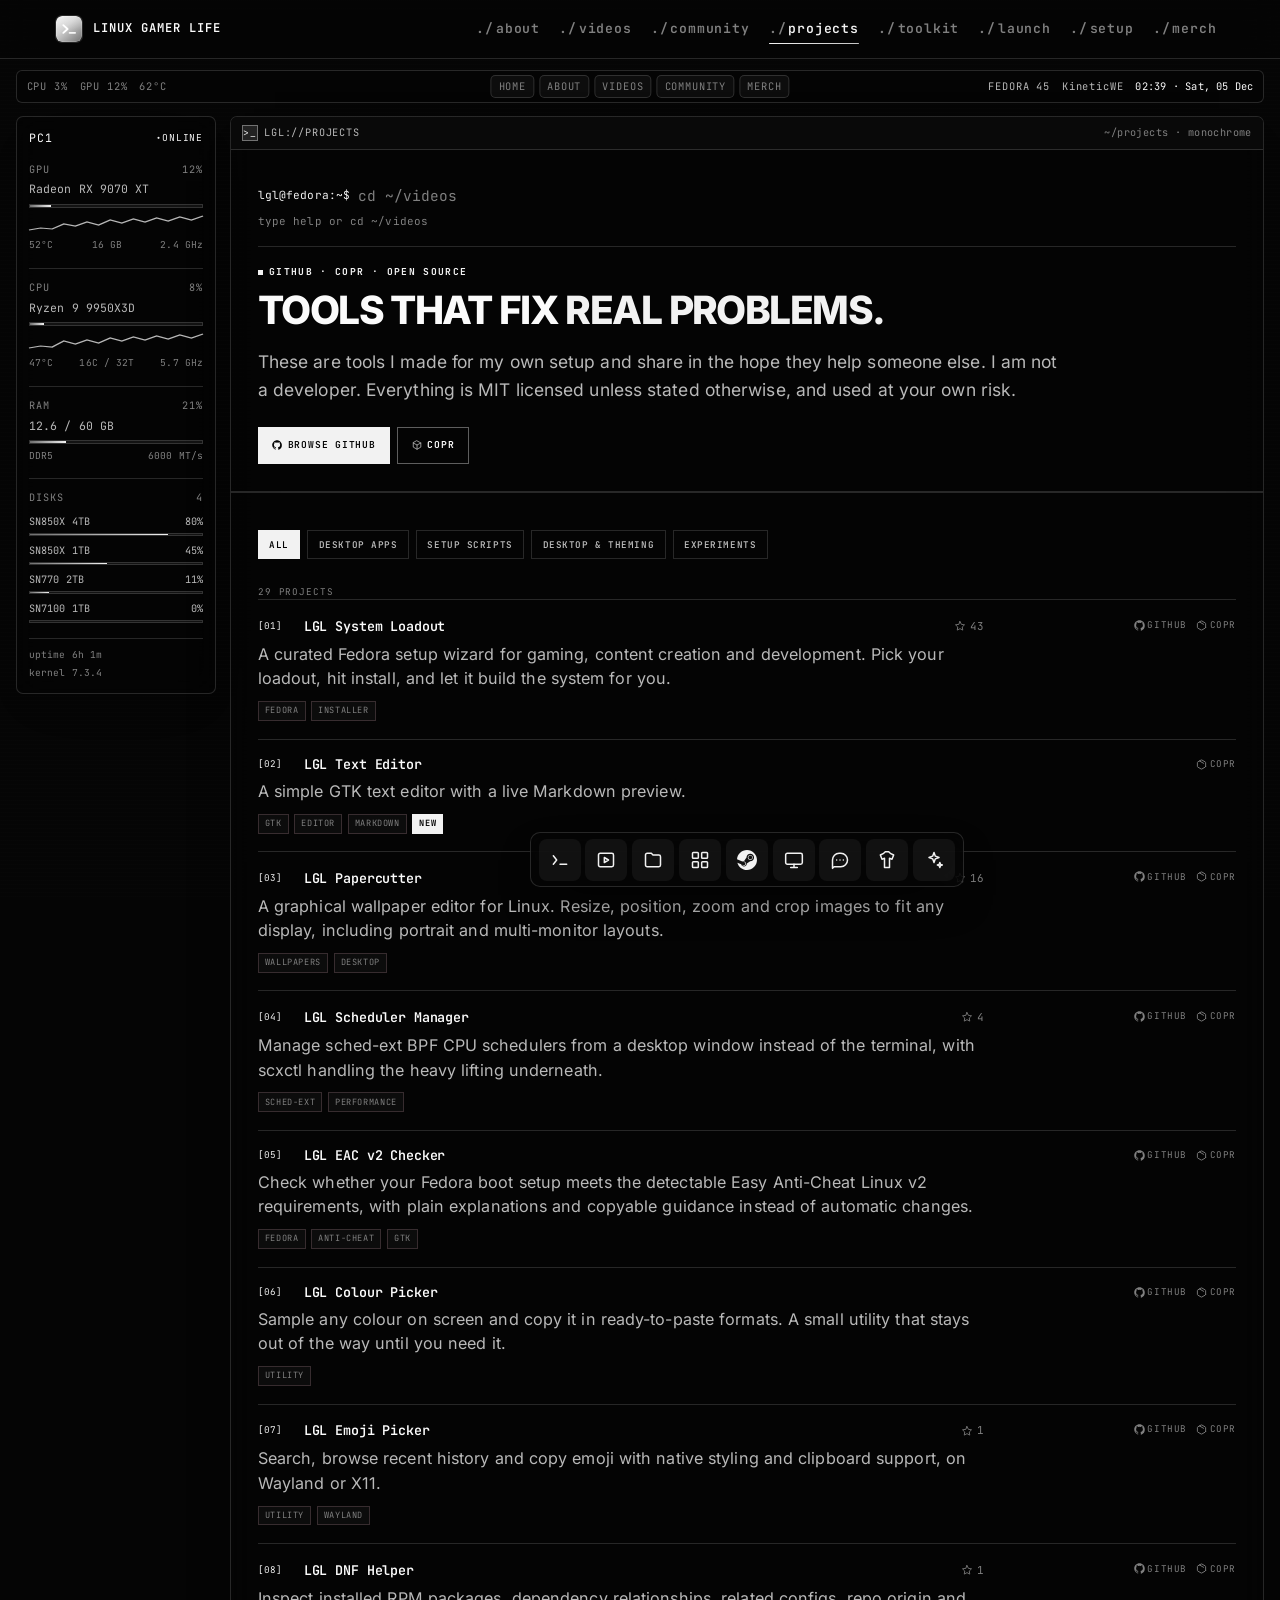
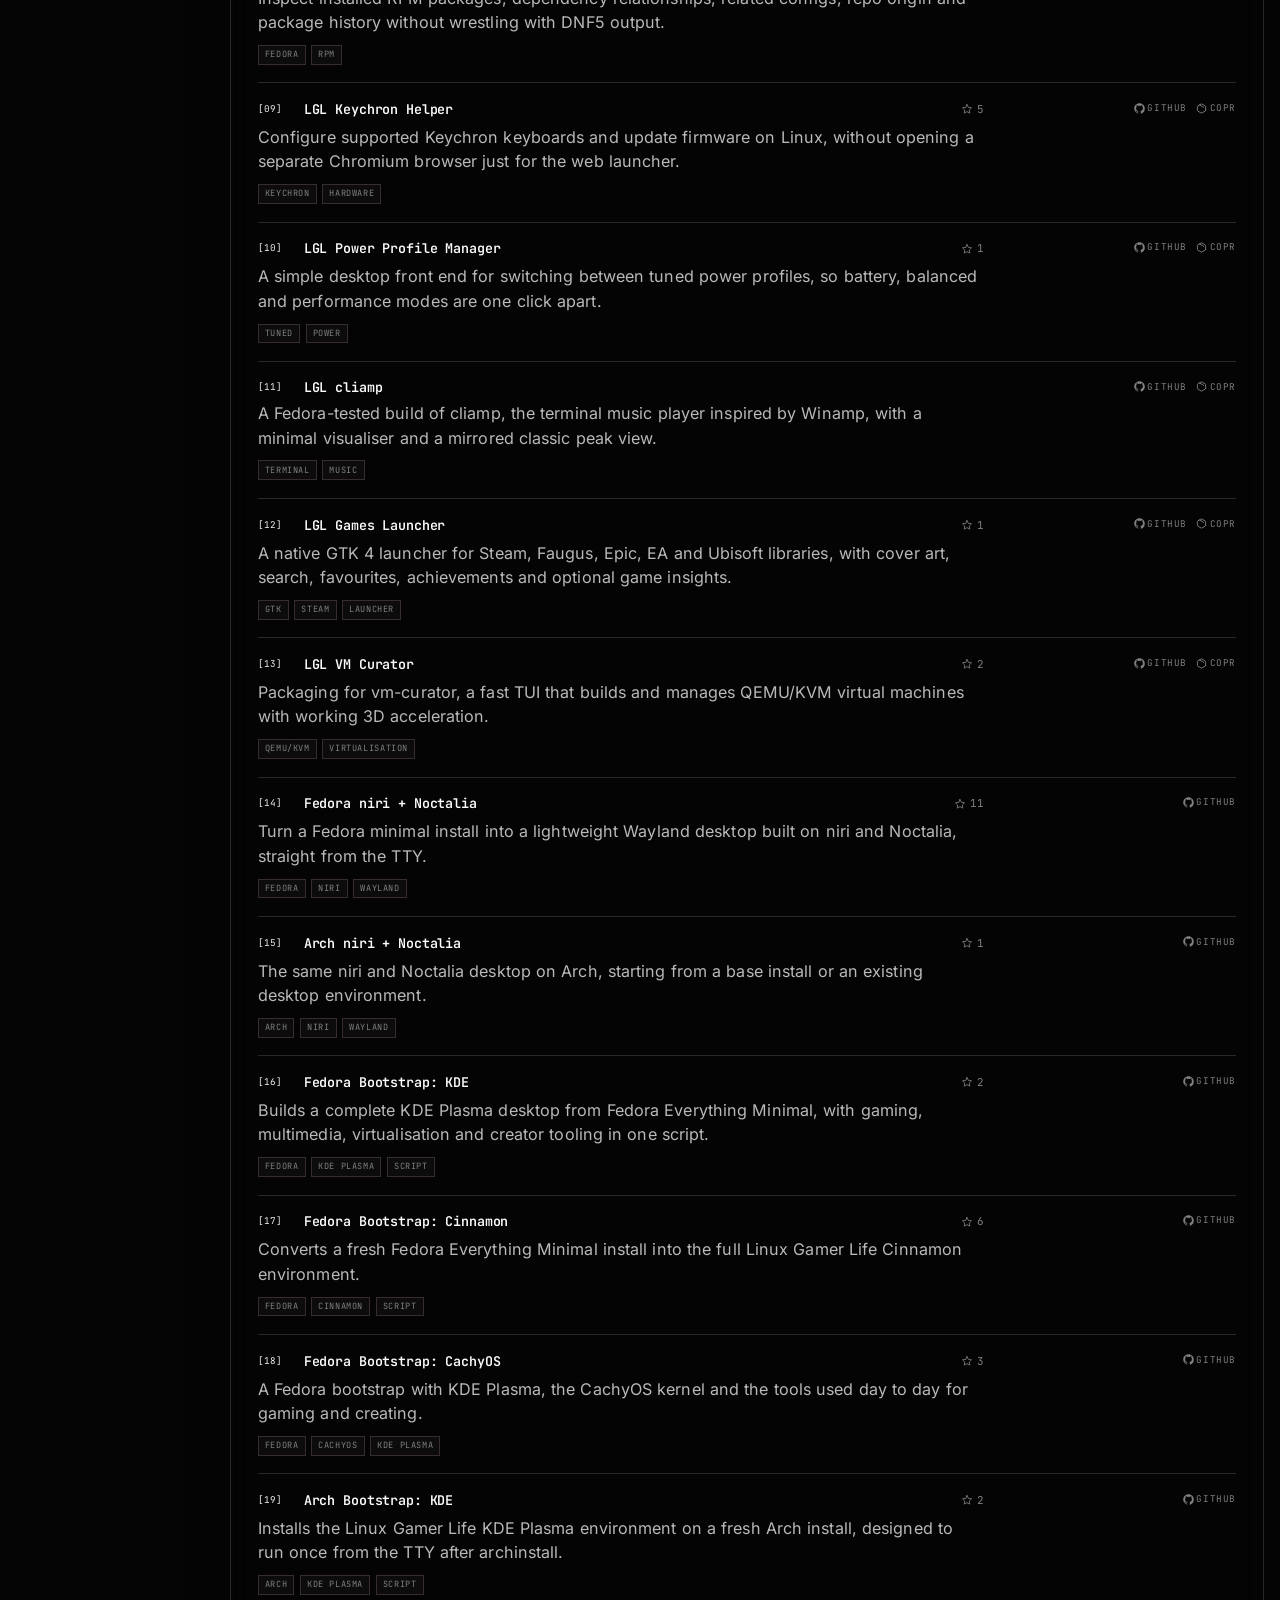
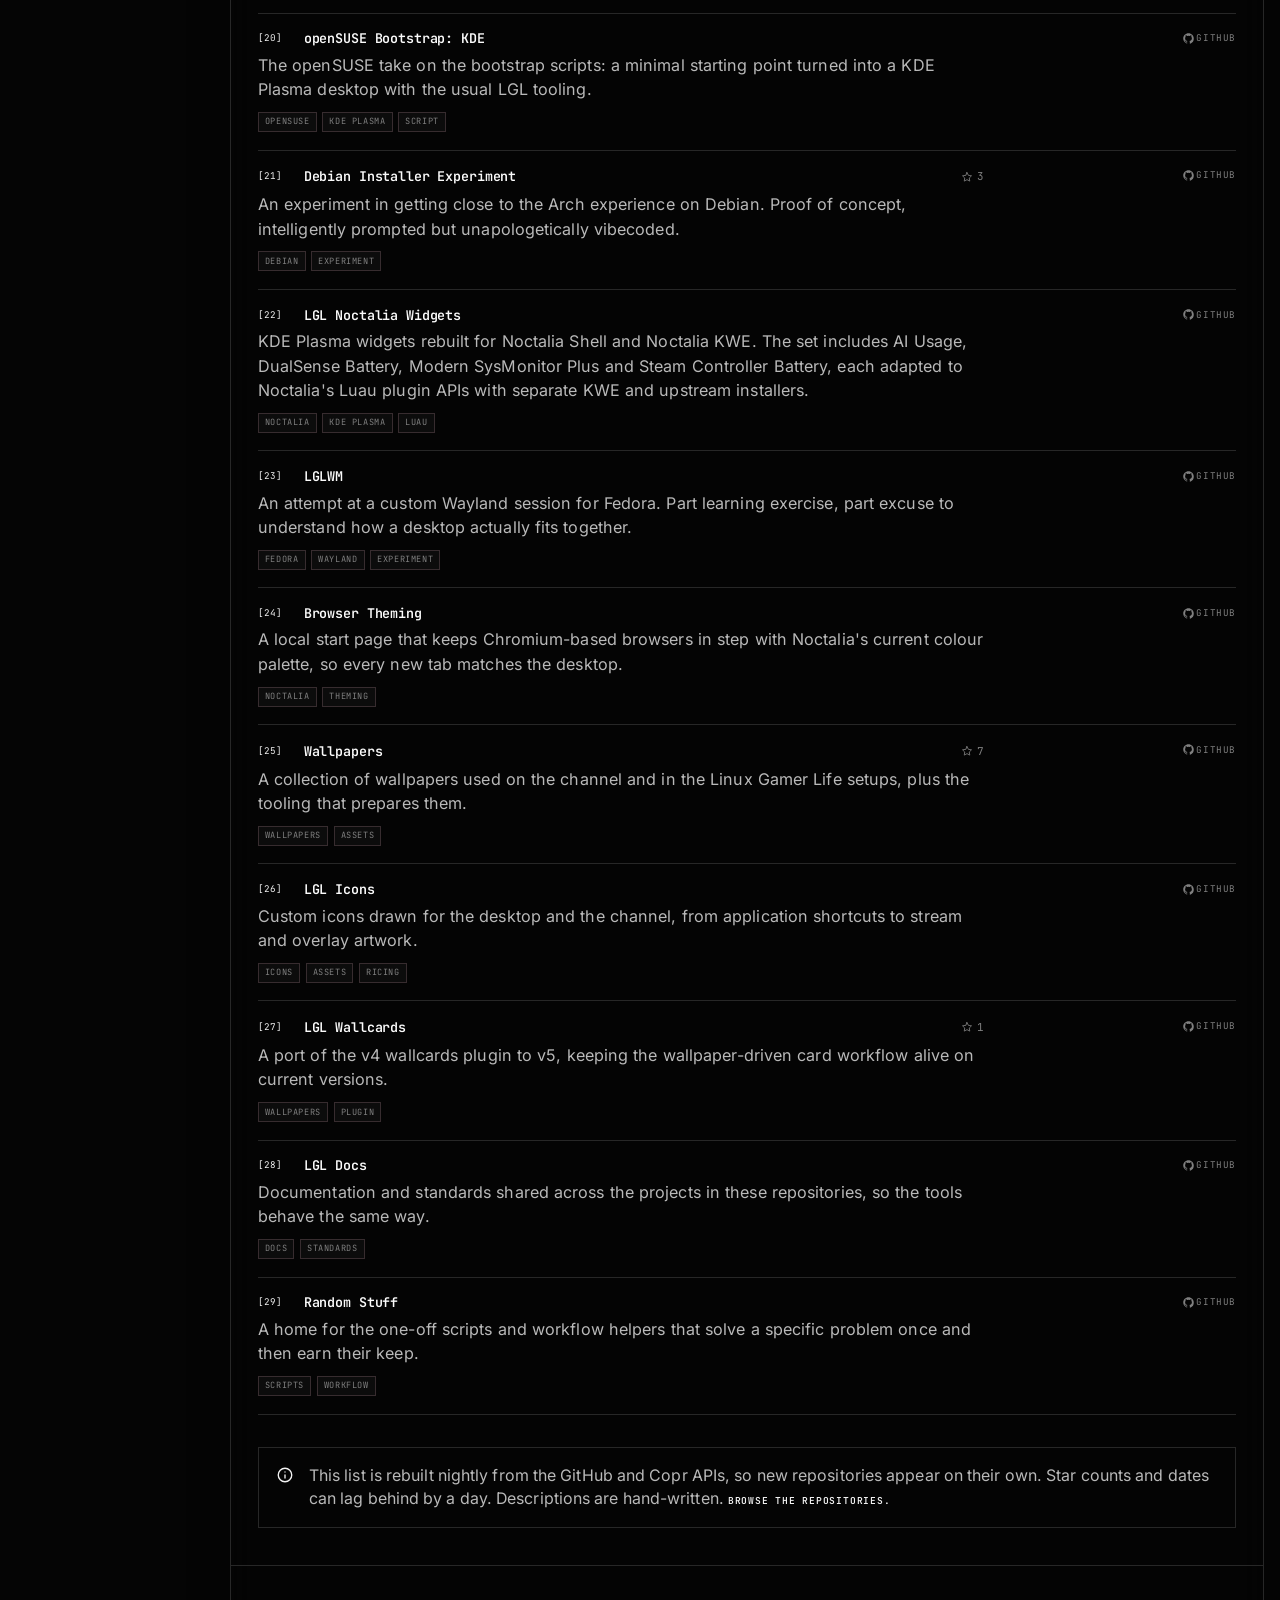
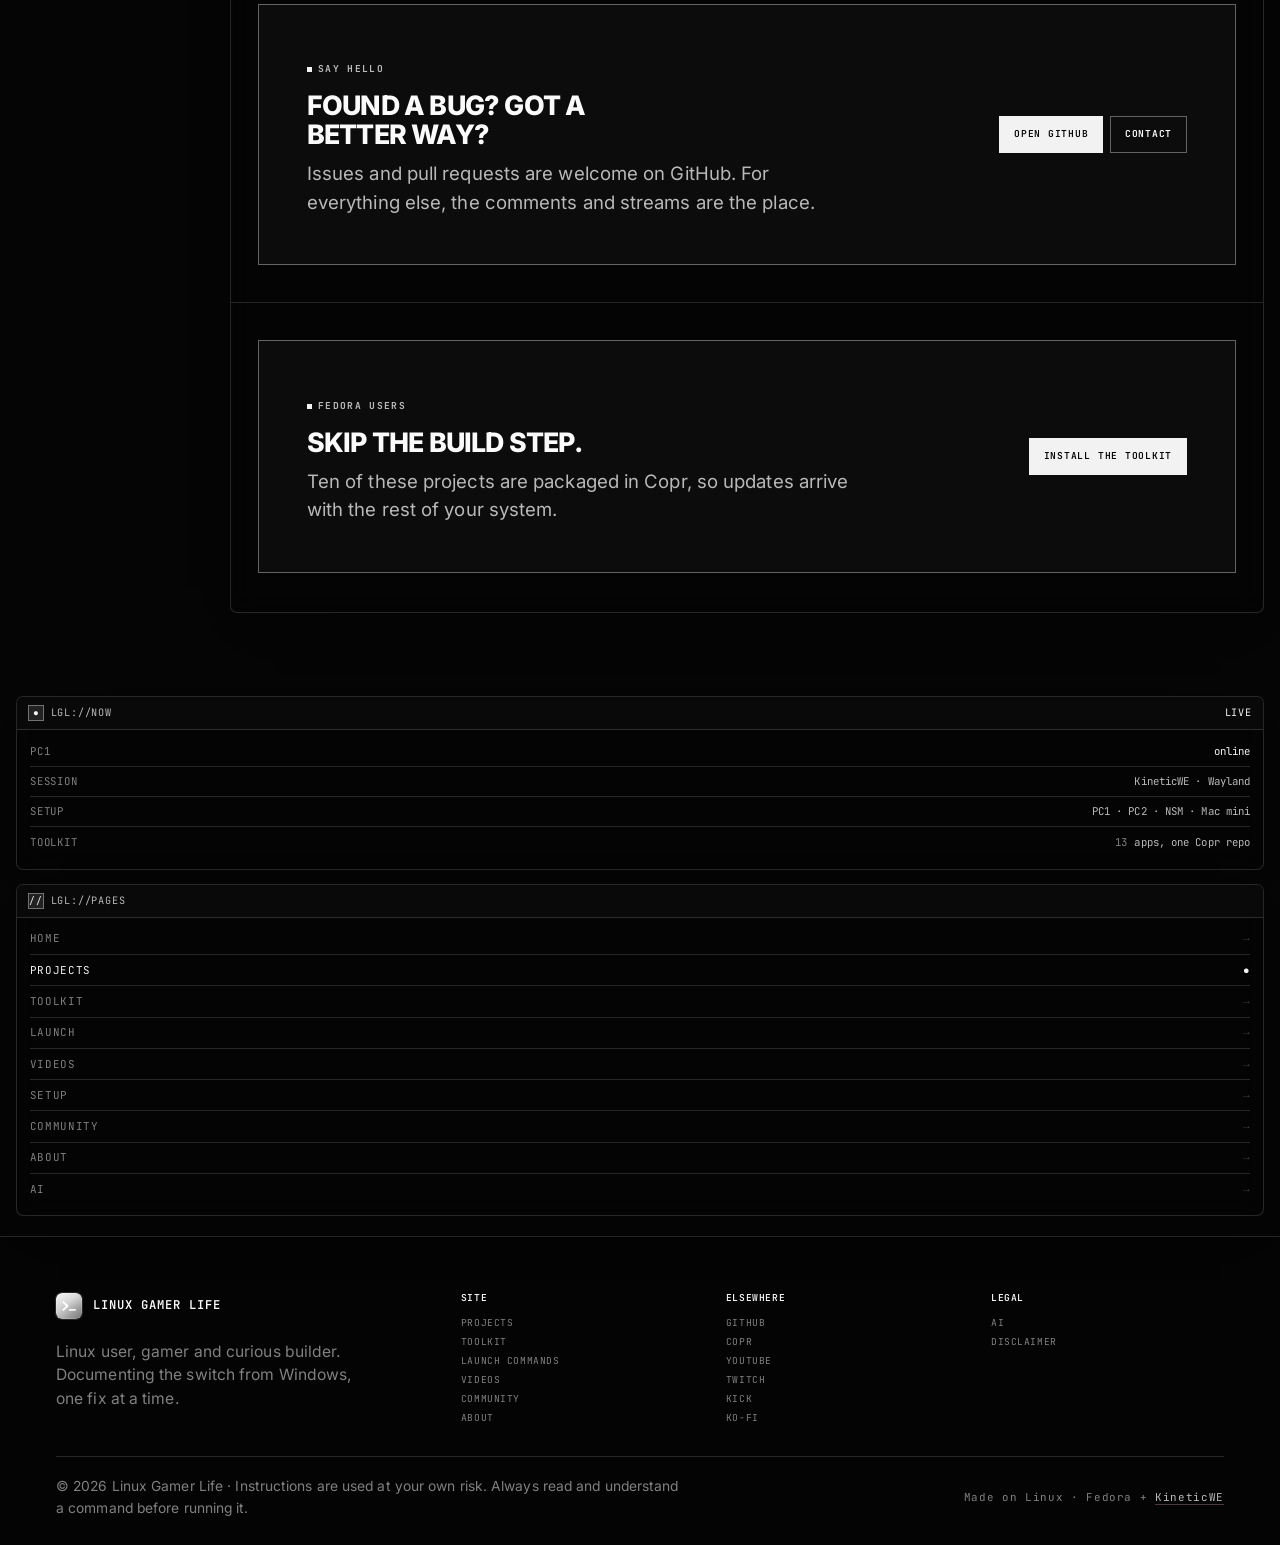
<file: projects.html>
<!doctype html>
<html lang="en-GB">
<head>
<meta charset="utf-8">
<meta name="viewport" content="width=device-width, initial-scale=1">
<title>Projects | Linux Gamer Life</title>
<meta name="description" content="Fedora setup scripts, Wayland desktop builds, Qt apps and experiments from Linux Gamer Life, all open source on GitHub, with apps packaged in Copr.">
<meta name="theme-color" content="#050505">
<link rel="canonical" href="https://linuxgamerlife.net/projects.html">
<link rel="icon" href="assets/theme/monochrome/logo.svg" type="image/svg+xml">
<link rel="apple-touch-icon" href="assets/theme/monochrome/apple-touch-icon.png">
<link rel="manifest" href="manifest.json">
<link rel="icon" type="image/png" sizes="192x192" href="assets/img/icon-192.png">
<link rel="icon" type="image/png" sizes="512x512" href="assets/img/icon-512.png">
<meta property="og:type" content="website">
<meta property="og:site_name" content="Linux Gamer Life">
<meta property="og:title" content="Projects | Linux Gamer Life">
<meta property="og:description" content="Fedora setup scripts, Wayland desktop builds, Qt apps and experiments from Linux Gamer Life, all open source on GitHub, with apps packaged in Copr.">
<meta property="og:url" content="https://linuxgamerlife.net/projects.html">
<meta property="og:image" content="https://linuxgamerlife.net/assets/img/og.png?v=bdd55ed22bf5">
<meta property="og:image:width" content="1200">
<meta property="og:image:height" content="630">
<meta property="og:image:alt" content="Linux Gamer Life terminal card: One gamer's journey from Windows to Linux">
<meta name="twitter:image" content="https://linuxgamerlife.net/assets/img/og.png?v=bdd55ed22bf5">
<meta name="twitter:card" content="summary_large_image">
<script>document.documentElement.classList.add("js");</script>
<link rel="preload" href="assets/fonts/inter-latin.woff2" as="font" type="font/woff2" crossorigin>
<link rel="preload" href="assets/fonts/jetbrains-mono-latin.woff2" as="font" type="font/woff2" crossorigin>
<link rel="stylesheet" href="assets/css/site.css">
<link rel="stylesheet" href="assets/css/desk.css">
<link rel="stylesheet" href="assets/css/launch-options.css">
</head>
<body data-page="projects">
<a class="skip-link" href="#main">Skip to content</a>

<header class="site-header">
  <div class="container site-header__inner">
    <a class="brand" href="index.html" aria-label="Linux Gamer Life, home">
      <img src="assets/theme/monochrome/logo.svg" alt="" width="34" height="34">
      <span class="brand__text">
        <span class="brand__name">Linux Gamer Life</span>
        <span class="brand__sub">Linux · Gaming · Creating</span>
      </span>
    </a>
    <nav class="nav" id="primary-nav" aria-label="Primary">
      <ul class="nav__links">
        <li><a href="about.html" data-nav="about">About</a></li>
        <li><a href="videos.html" data-nav="videos">Videos</a></li>
        <li><a href="community.html" data-nav="community">Community</a></li>
        <li><a href="projects.html" data-nav="projects">Projects</a></li>
        <li><a href="toolkit.html" data-nav="toolkit">Toolkit</a></li>
        <li><a href="launchcommands.html" data-nav="launchcommands">Launch</a></li>
        <li><a href="mysetup.html" data-nav="mysetup">Setup</a></li>
        <li><a href="https://merch.linuxgamerlife.net" target="_blank" rel="noopener">Merch</a></li>
      </ul>
      <div class="nav__watch-group">
        <a class="nav__watch nav__watch--yt" href="https://www.youtube.com/@LinuxGamerLife" target="_blank" rel="noopener">
          <svg class="mark-yt" viewBox="0 0 24 24" fill="currentColor" aria-hidden="true"><path d="M23 12s0-3.9-.5-5.8a3 3 0 0 0-2.1-2.1C18.5 3.6 12 3.6 12 3.6s-6.5 0-8.4.5a3 3 0 0 0-2.1 2.1C1 8.1 1 12 1 12s0 3.9.5 5.8a3 3 0 0 0 2.1 2.1c1.9.5 8.4.5 8.4.5s6.5 0 8.4-.5a3 3 0 0 0 2.1-2.1C23 15.9 23 12 23 12zM9.8 15.6V8.4l6.2 3.6-6.2 3.6z"/></svg>
          <span>YouTube</span>
        </a>
        <a class="nav__watch nav__watch--tw" href="https://twitch.tv/linuxgamerlife" target="_blank" rel="noopener">
          <svg class="mark-tw" viewBox="0 0 24 24" fill="currentColor" aria-hidden="true"><path d="M4.3 0 1.7 4.2v18.6h5.6V24h5.2l4.1-4.1h4.6L24 17V0zm17.6 16.2-3.4 3.4h-5.2L9.2 22v-2.4H4.7V2.1h17.2z"/><path d="M12.6 6.1h2.1v6.2h-2.1zm5.7 0H21v6.2h-2.1z"/></svg>
          <span>Twitch</span>
        </a>
        <a class="nav__watch nav__watch--kick" href="https://kick.com/linuxgamerlife" target="_blank" rel="noopener">
          <svg class="mark-kick" viewBox="0 0 24 24" fill="currentColor" aria-hidden="true"><path d="M1.333 0h8v5.333h2.667V2.667h2.667V0h8v8h-2.667v2.667H17.33v2.666h2.667V16h2.667v8h-8v-2.667h-2.667v-2.666H9.333V24h-8Z"/></svg>
          <span>Kick</span>
        </a>
      </div>
    </nav>
    <button class="nav__toggle" type="button" aria-expanded="false" aria-controls="primary-nav" aria-label="Toggle navigation">
      <span></span><span></span><span></span>
    </button>
  </div>
</header>

<main id="main">
  <section class="page-head">
    <div class="container">
      <div class="site-tty" data-site-tty>
        <form class="site-tty__form">
          <label class="site-tty__sr" for="site-tty-input">Navigate the site</label>
          <span class="site-tty__prompt" aria-hidden="true">lgl@fedora:~$</span>
          <input class="site-tty__input" id="site-tty-input" type="text" autocomplete="off" autocapitalize="off" spellcheck="false" placeholder="cd ~/videos">
        </form>
        <p class="site-tty__out" aria-live="polite">type help or cd ~/videos</p>
      </div>
      <p class="eyebrow">GitHub · Copr · Open source</p>
      <h1 class="page-head__title">Tools that fix <span class="grad">real problems.</span></h1>
      <p class="lede">
        These are tools I made for my own setup and share in the hope they help someone else.
        I am not a developer. Everything is MIT licensed unless stated otherwise, and used at
        your own risk.
      </p>
      <div class="btn-row">
        <a class="btn btn--primary" href="https://github.com/linuxgamerlife" target="_blank" rel="noopener">
          <svg class="mark-gh" viewBox="0 0 24 24" fill="currentColor" aria-hidden="true"><path d="M12 .5C5.7.5.5 5.7.5 12c0 5.1 3.3 9.4 7.9 10.9.6.1.8-.2.8-.5v-1.9c-3.2.7-3.9-1.5-3.9-1.5-.5-1.3-1.3-1.7-1.3-1.7-1-.7.1-.7.1-.7 1.2.1 1.8 1.2 1.8 1.2 1 1.7 2.7 1.2 3.3.9.1-.7.4-1.2.7-1.5-2.6-.3-5.3-1.3-5.3-5.8 0-1.3.5-2.3 1.2-3.2-.1-.3-.5-1.5.1-3.1 0 0 1-.3 3.2 1.2a11 11 0 0 1 5.8 0c2.2-1.5 3.2-1.2 3.2-1.2.6 1.6.2 2.8.1 3.1.8.9 1.2 1.9 1.2 3.2 0 4.5-2.7 5.5-5.3 5.8.4.4.8 1.1.8 2.2v3.3c0 .3.2.6.8.5A11.5 11.5 0 0 0 23.5 12C23.5 5.7 18.3.5 12 .5z"/></svg>
          Browse GitHub
        </a>
        <a class="btn" href="https://copr.fedorainfracloud.org/coprs/linuxgamerlife/" target="_blank" rel="noopener">
          <svg class="mark-copr" viewBox="0 0 24 24" fill="none" stroke="currentColor" stroke-width="1.8" stroke-linecap="round" stroke-linejoin="round" aria-hidden="true"><path d="m12 2 9 5v10l-9 5-9-5V7z"/><path d="m3 7 9 5 9-5"/><path d="M12 12v10"/></svg>
          Copr
        </a>
      </div>
    </div>
  </section>

  <section class="section section--tight" aria-labelledby="projects-title">
    <div class="container">
      <h2 class="visually-hidden" id="projects-title">Project list</h2>
      <div class="filters" role="group" aria-label="Filter projects">
        <button class="filter" type="button" data-filter="all" aria-pressed="true">All</button>
        <button class="filter" type="button" data-filter="apps" aria-pressed="false">Desktop apps</button>
        <button class="filter" type="button" data-filter="setup" aria-pressed="false">Setup scripts</button>
        <button class="filter" type="button" data-filter="desktop" aria-pressed="false">Desktop &amp; theming</button>
        <button class="filter" type="button" data-filter="experiments" aria-pressed="false">Experiments</button>
      </div>
      <p class="projects-count" id="projects-count" aria-live="polite">Loading projects…</p>

      <div class="projects-grid" id="projects-grid">
        <noscript>
          <p class="projects-empty">The filterable project list needs JavaScript. Everything is also listed on <a href="https://github.com/linuxgamerlife" target="_blank" rel="noopener">GitHub</a>.</p>
        </noscript>
      </div>

      <div class="callout" style="margin-top:2rem">
        <svg viewBox="0 0 24 24" fill="none" stroke="currentColor" stroke-width="1.8" stroke-linecap="round" stroke-linejoin="round" aria-hidden="true"><circle cx="12" cy="12" r="9"/><path d="M12 16v-4M12 8h.01"/></svg>
        <p>This list is rebuilt nightly from the GitHub and Copr APIs, so new repositories appear on their own. Star counts and dates can lag behind by a day. Descriptions are hand-written. <a class="link-arrow" href="https://github.com/linuxgamerlife" target="_blank" rel="noopener">Browse the repositories.</a></p>
      </div>
    </div>
  </section>

  <section class="section section--tight">
    <div class="container">
      <div class="cta-band reveal">
        <div class="cta-band__inner">
          <div>
            <p class="eyebrow">Say hello</p>
            <h2>Found a bug? Got a better way?</h2>
            <p>Issues and pull requests are welcome on GitHub. For everything else, the comments and streams are the place.</p>
          </div>
          <div class="btn-row" style="margin:0">
            <a class="btn btn--primary" href="https://github.com/linuxgamerlife" target="_blank" rel="noopener">Open GitHub</a>
            <a class="btn btn--ghost" href="about.html#contact">Contact</a>
          </div>
        </div>
      </div>
    </div>
  </section>

  <section class="section section--tight">
    <div class="container">
      <div class="cta-band reveal">
        <div class="cta-band__inner">
          <div>
            <p class="eyebrow">Fedora users</p>
            <h2>Skip the build step.</h2>
            <p>Ten of these projects are packaged in Copr, so updates arrive with the rest of your system.</p>
          </div>
          <div class="btn-row" style="margin:0">
            <a class="btn btn--primary" href="toolkit.html">Install the toolkit</a>
          </div>
        </div>
      </div>
    </div>
  </section>
</main>

<footer class="site-footer">
  <div class="container">
    <div class="footer__grid">
      <div class="footer__brand">
        <a class="brand" href="index.html" aria-label="Linux Gamer Life, home">
          <img src="assets/theme/monochrome/logo.svg" alt="" width="34" height="34">
          <span class="brand__text">
            <span class="brand__name">Linux Gamer Life</span>
            <span class="brand__sub">Linux · Gaming · Creating</span>
          </span>
        </a>
        <p>Linux user, gamer and curious builder. Documenting the switch from Windows, one fix at a time.</p>
      </div>
      <div class="footer__col">
        <h4>Site</h4>
        <ul>
          <li><a href="projects.html">Projects</a></li>
          <li><a href="toolkit.html">Toolkit</a></li>
          <li><a href="launchcommands.html">Launch commands</a></li>
          <li><a href="videos.html">Videos</a></li>
          <li><a href="community.html">Community</a></li>
          <li><a href="about.html">About</a></li>
        </ul>
      </div>
      <div class="footer__col">
        <h4>Elsewhere</h4>
        <ul>
          <li><a href="https://github.com/linuxgamerlife" target="_blank" rel="noopener">GitHub</a></li>
          <li><a href="https://copr.fedorainfracloud.org/coprs/linuxgamerlife/" target="_blank" rel="noopener">Copr</a></li>
          <li><a href="https://www.youtube.com/@LinuxGamerLife" target="_blank" rel="noopener">YouTube</a></li>
          <li><a href="https://twitch.tv/linuxgamerlife" target="_blank" rel="noopener">Twitch</a></li>
          <li><a href="https://kick.com/linuxgamerlife" target="_blank" rel="noopener">Kick</a></li>
          <li><a href="https://ko-fi.com/linuxgamerlife" target="_blank" rel="noopener">Ko-fi</a></li>
        </ul>
      </div>
      <div class="footer__col">
        <h4>Legal</h4>
        <ul>
          <li><a href="ai.html">AI</a></li>
          <li><a href="about.html#disclaimer">Disclaimer</a></li>
        </ul>
      </div>
    </div>
    <div class="footer__bottom">
      <p>© <span data-year>2026</span> Linux Gamer Life · Instructions are used at your own risk. Always read and understand a command before running it.</p>
      <p class="mono">Made on Linux · Fedora + <a href="https://theblackdon.dev/kineticwe" target="_blank" rel="noopener">KineticWE</a></p>
    </div>
  </div>
</footer>

<script src="data/projects.js?v=2dfaec0871"></script>
<script src="data/launch-options.js" defer></script>
<script src="data/stats.js?v=2dfaec0871" defer></script>
<script src="assets/js/theme.js" defer></script>
<script src="assets/js/desk.js" defer></script>
<script src="assets/js/nav.js" defer></script>
<script src="assets/js/jokes.js" defer></script>
<script src="assets/js/launch-options.js" defer></script>
<script src="assets/js/panels.js" defer></script>
<script src="assets/js/site-terminal.js" defer></script>
<script src="assets/js/site.js" defer></script>
</body>
</html>
</file>
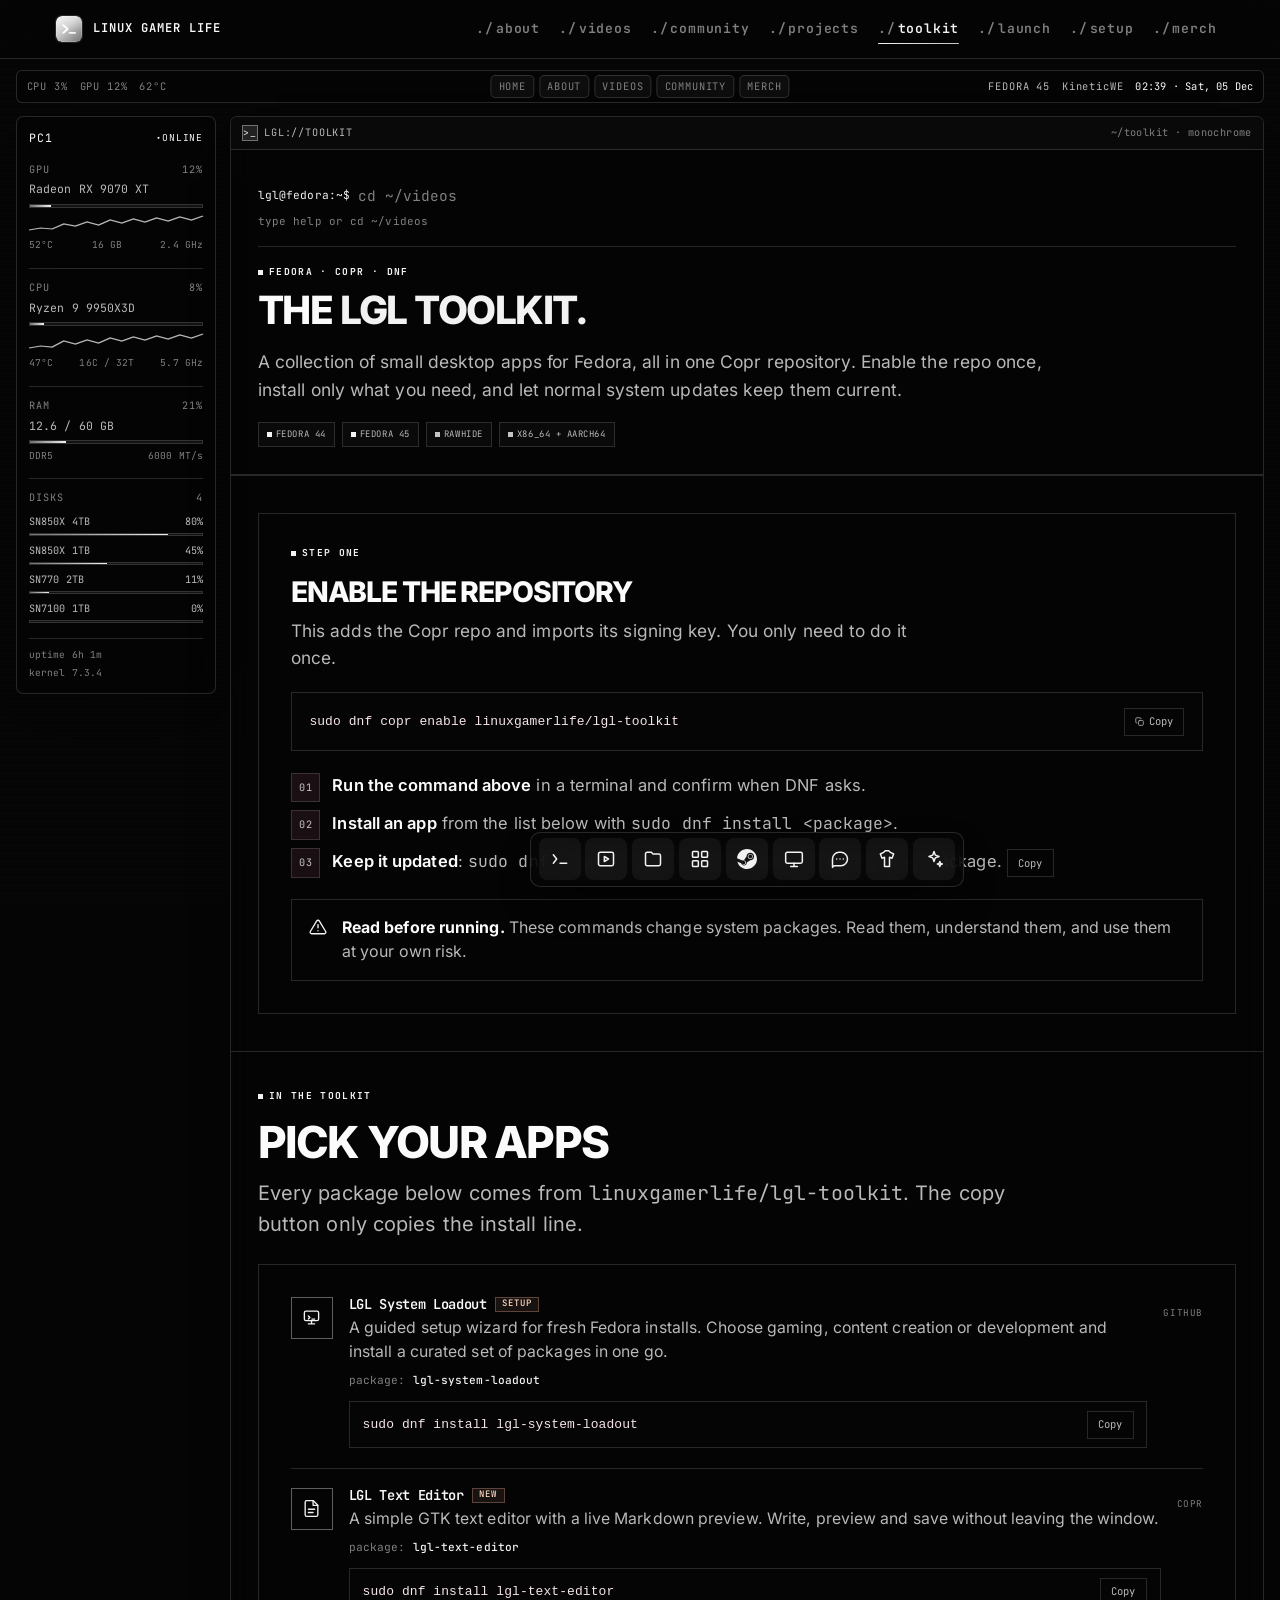
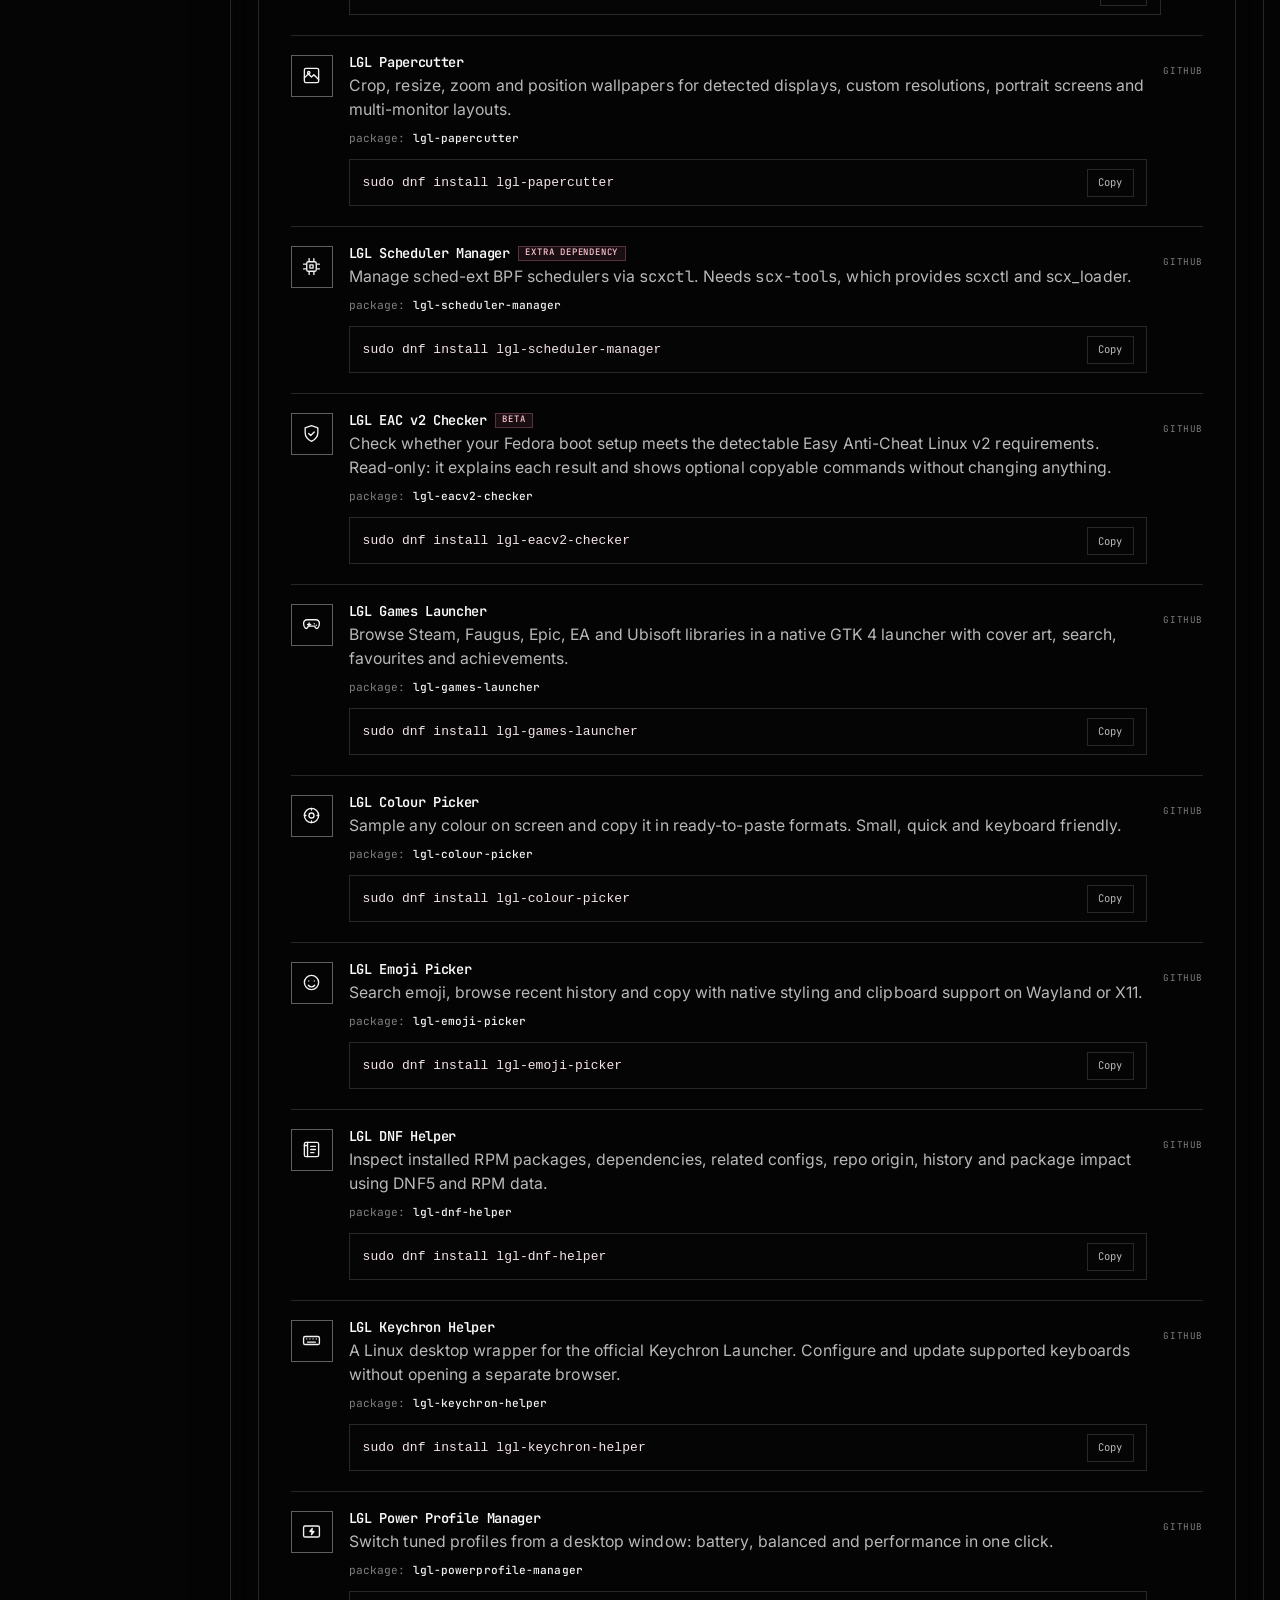
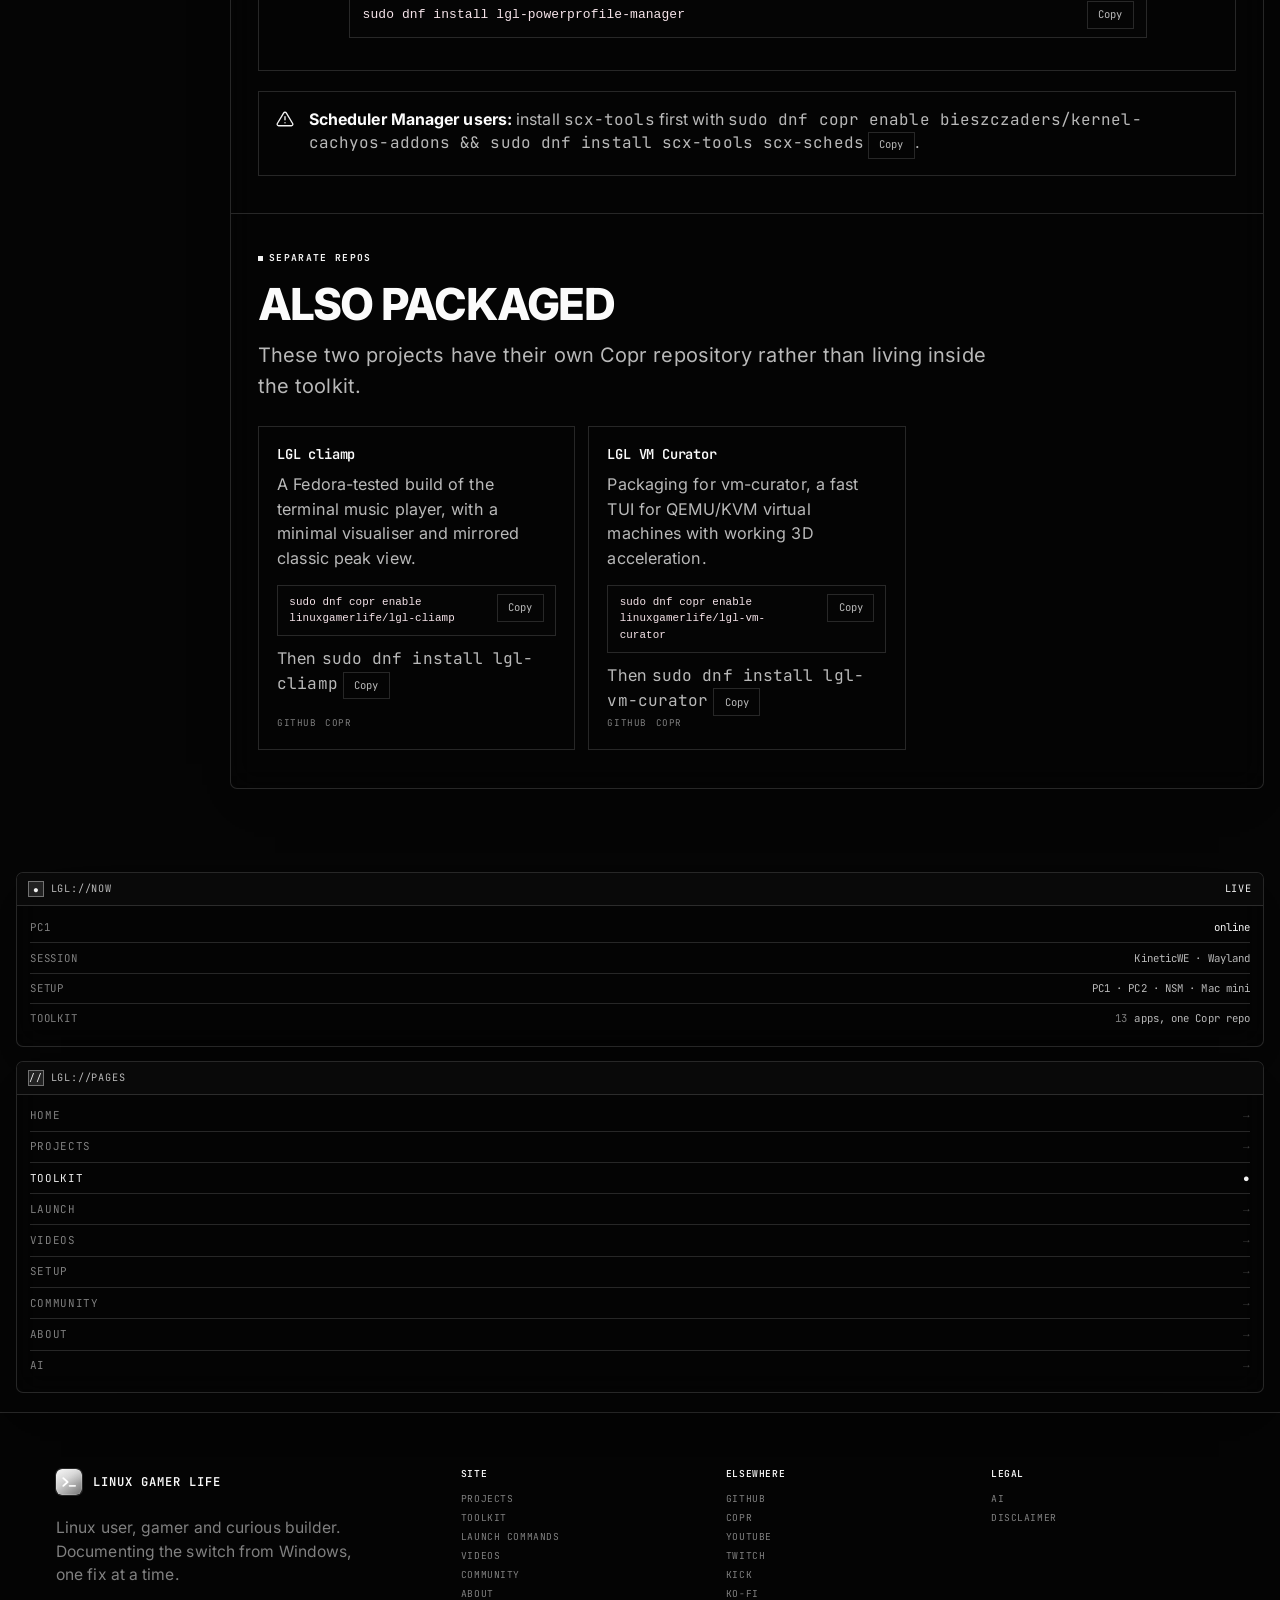
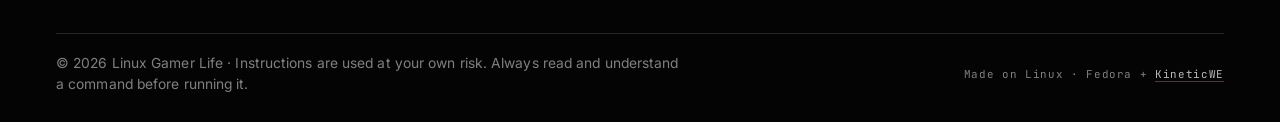
<file: toolkit.html>
<!doctype html>
<html lang="en-GB">
<head>
<meta charset="utf-8">
<meta name="viewport" content="width=device-width, initial-scale=1">
<title>LGL Toolkit install guide | Linux Gamer Life</title>
<meta name="description" content="Install the LGL Toolkit on Fedora: one Copr repo, then colour picker, emoji picker, wallpaper editor, DNF helper, scheduler manager, power profile manager and more.">
<meta name="theme-color" content="#050505">
<link rel="canonical" href="https://linuxgamerlife.net/toolkit.html">
<link rel="icon" href="assets/theme/monochrome/logo.svg" type="image/svg+xml">
<link rel="apple-touch-icon" href="assets/theme/monochrome/apple-touch-icon.png">
<link rel="manifest" href="manifest.json">
<link rel="icon" type="image/png" sizes="192x192" href="assets/img/icon-192.png">
<link rel="icon" type="image/png" sizes="512x512" href="assets/img/icon-512.png">
<meta property="og:type" content="website">
<meta property="og:site_name" content="Linux Gamer Life">
<meta property="og:title" content="LGL Toolkit install guide">
<meta property="og:description" content="One Copr repo for every LGL desktop app on Fedora.">
<meta property="og:url" content="https://linuxgamerlife.net/toolkit.html">
<meta property="og:image" content="https://linuxgamerlife.net/assets/img/og.png?v=bdd55ed22bf5">
<meta property="og:image:width" content="1200">
<meta property="og:image:height" content="630">
<meta property="og:image:alt" content="Linux Gamer Life terminal card: One gamer's journey from Windows to Linux">
<meta name="twitter:image" content="https://linuxgamerlife.net/assets/img/og.png?v=bdd55ed22bf5">
<meta name="twitter:card" content="summary_large_image">
<script>document.documentElement.classList.add("js");</script>
<link rel="preload" href="assets/fonts/inter-latin.woff2" as="font" type="font/woff2" crossorigin>
<link rel="preload" href="assets/fonts/jetbrains-mono-latin.woff2" as="font" type="font/woff2" crossorigin>
<link rel="stylesheet" href="assets/css/site.css">
<link rel="stylesheet" href="assets/css/desk.css">
<link rel="stylesheet" href="assets/css/launch-options.css">
</head>
<body data-page="toolkit">
<a class="skip-link" href="#main">Skip to content</a>

<header class="site-header">
  <div class="container site-header__inner">
    <a class="brand" href="index.html" aria-label="Linux Gamer Life, home">
      <img src="assets/theme/monochrome/logo.svg" alt="" width="34" height="34">
      <span class="brand__text">
        <span class="brand__name">Linux Gamer Life</span>
        <span class="brand__sub">Linux · Gaming · Creating</span>
      </span>
    </a>
    <nav class="nav" id="primary-nav" aria-label="Primary">
      <ul class="nav__links">
        <li><a href="about.html" data-nav="about">About</a></li>
        <li><a href="videos.html" data-nav="videos">Videos</a></li>
        <li><a href="community.html" data-nav="community">Community</a></li>
        <li><a href="projects.html" data-nav="projects">Projects</a></li>
        <li><a href="toolkit.html" data-nav="toolkit">Toolkit</a></li>
        <li><a href="launchcommands.html" data-nav="launchcommands">Launch</a></li>
        <li><a href="mysetup.html" data-nav="mysetup">Setup</a></li>
        <li><a href="https://merch.linuxgamerlife.net" target="_blank" rel="noopener">Merch</a></li>
      </ul>
      <div class="nav__watch-group">
        <a class="nav__watch nav__watch--yt" href="https://www.youtube.com/@LinuxGamerLife" target="_blank" rel="noopener">
          <svg class="mark-yt" viewBox="0 0 24 24" fill="currentColor" aria-hidden="true"><path d="M23 12s0-3.9-.5-5.8a3 3 0 0 0-2.1-2.1C18.5 3.6 12 3.6 12 3.6s-6.5 0-8.4.5a3 3 0 0 0-2.1 2.1C1 8.1 1 12 1 12s0 3.9.5 5.8a3 3 0 0 0 2.1 2.1c1.9.5 8.4.5 8.4.5s6.5 0 8.4-.5a3 3 0 0 0 2.1-2.1C23 15.9 23 12 23 12zM9.8 15.6V8.4l6.2 3.6-6.2 3.6z"/></svg>
          <span>YouTube</span>
        </a>
        <a class="nav__watch nav__watch--tw" href="https://twitch.tv/linuxgamerlife" target="_blank" rel="noopener">
          <svg class="mark-tw" viewBox="0 0 24 24" fill="currentColor" aria-hidden="true"><path d="M4.3 0 1.7 4.2v18.6h5.6V24h5.2l4.1-4.1h4.6L24 17V0zm17.6 16.2-3.4 3.4h-5.2L9.2 22v-2.4H4.7V2.1h17.2z"/><path d="M12.6 6.1h2.1v6.2h-2.1zm5.7 0H21v6.2h-2.1z"/></svg>
          <span>Twitch</span>
        </a>
        <a class="nav__watch nav__watch--kick" href="https://kick.com/linuxgamerlife" target="_blank" rel="noopener">
          <svg class="mark-kick" viewBox="0 0 24 24" fill="currentColor" aria-hidden="true"><path d="M1.333 0h8v5.333h2.667V2.667h2.667V0h8v8h-2.667v2.667H17.33v2.666h2.667V16h2.667v8h-8v-2.667h-2.667v-2.666H9.333V24h-8Z"/></svg>
          <span>Kick</span>
        </a>
      </div>
    </nav>
    <button class="nav__toggle" type="button" aria-expanded="false" aria-controls="primary-nav" aria-label="Toggle navigation">
      <span></span><span></span><span></span>
    </button>
  </div>
</header>

<main id="main">
  <section class="page-head">
    <div class="container">
      <div class="site-tty" data-site-tty>
        <form class="site-tty__form">
          <label class="site-tty__sr" for="site-tty-input">Navigate the site</label>
          <span class="site-tty__prompt" aria-hidden="true">lgl@fedora:~$</span>
          <input class="site-tty__input" id="site-tty-input" type="text" autocomplete="off" autocapitalize="off" spellcheck="false" placeholder="cd ~/videos">
        </form>
        <p class="site-tty__out" aria-live="polite">type help or cd ~/videos</p>
      </div>
      <p class="eyebrow">Fedora · Copr · dnf</p>
      <h1 class="page-head__title">The <span class="grad">LGL Toolkit.</span></h1>
      <p class="lede">
        A collection of small desktop apps for Fedora, all in one Copr repository. Enable the
        repo once, install only what you need, and let normal system updates keep them current.
      </p>
      <div class="chip-row">
        <span class="chip">Fedora 44</span>
        <span class="chip">Fedora 45</span>
        <span class="chip chip--violet">Rawhide</span>
        <span class="chip chip--violet">x86_64 + aarch64</span>
      </div>
    </div>
  </section>

  <section class="section section--tight" id="enable">
    <div class="container">
      <div class="panel reveal">
        <div class="section__head" style="margin-bottom:1.3rem">
          <p class="eyebrow">Step one</p>
          <h2 class="section__title" style="font-size:calc(clamp(1.4rem,3vw,1.9rem) - 2px)">Enable the repository</h2>
          <p class="lede" style="font-size:calc(0.95rem + 2px)">This adds the Copr repo and imports its signing key. You only need to do it once.</p>
        </div>

        <div class="install">
          <code id="enable-cmd">sudo dnf copr enable linuxgamerlife/lgl-toolkit</code>
          <button class="copy-btn" type="button" data-copy="#enable-cmd" aria-label="Copy the repository enable command">
            <svg viewBox="0 0 24 24" fill="none" stroke="currentColor" stroke-width="2" stroke-linecap="round" stroke-linejoin="round" aria-hidden="true"><rect x="9" y="9" width="12" height="12" rx="2"/><path d="M5 15H4a2 2 0 0 1-2-2V4a2 2 0 0 1 2-2h9a2 2 0 0 1 2 2v1"/></svg>
            <span class="copy-btn__label">Copy</span>
          </button>
        </div>

        <div class="steps">
          <div class="step"><b>Run the command above</b> in a terminal and confirm when DNF asks.</div>
          <div class="step"><b>Install an app</b> from the list below with <span class="mono">sudo dnf install &lt;package&gt;</span>.</div>
          <div class="step"><b>Keep it updated</b>: <span class="mono" id="upgrade-cmd">sudo dnf upgrade</span> picks up new releases like any other package. <button class="copy-btn" type="button" data-copy="#upgrade-cmd" aria-label="Copy the upgrade command"><span class="copy-btn__label">Copy</span></button></div>
        </div>

        <div class="callout" style="margin-top:1.4rem">
          <svg viewBox="0 0 24 24" fill="none" stroke="currentColor" stroke-width="1.8" stroke-linecap="round" stroke-linejoin="round" aria-hidden="true"><path d="M12 9v4M12 17h.01"/><path d="M10.3 3.9 1.8 18a2 2 0 0 0 1.7 3h17a2 2 0 0 0 1.7-3L13.7 3.9a2 2 0 0 0-3.4 0z"/></svg>
          <p><b>Read before running.</b> These commands change system packages. Read them, understand them, and use them at your own risk.</p>
        </div>
      </div>
    </div>
  </section>

  <section class="section section--tight" aria-labelledby="apps-title">
    <div class="container">
      <div class="section__head reveal">
        <p class="eyebrow">In the toolkit</p>
        <h2 class="section__title" id="apps-title">Pick your apps</h2>
        <p class="lede">Every package below comes from <span class="mono">linuxgamerlife/lgl-toolkit</span>. The copy button only copies the install line.</p>
      </div>

      <div class="panel">
        <div class="app">
          <span class="app__icon"><svg viewBox="0 0 24 24" fill="none" stroke="currentColor" stroke-width="1.7" stroke-linecap="round" stroke-linejoin="round" aria-hidden="true"><rect x="3" y="4" width="18" height="12" rx="2"/><path d="M8 20h8M12 16v4"/><path d="m8 10 2 2-2 2M12.5 14H16"/></svg></span>
          <div>
            <h3 class="app__name">LGL System Loadout <span class="badge">Setup</span></h3>
            <p class="app__desc">A guided setup wizard for fresh Fedora installs. Choose gaming, content creation or development and install a curated set of packages in one go.</p>
            <p class="app__pkg">package: <b>lgl-system-loadout</b></p>
            <div class="install" style="margin-top:0.7rem;padding:0.55rem 0.8rem">
              <code id="pkg-system-loadout">sudo dnf install lgl-system-loadout</code>
              <button class="copy-btn" type="button" data-copy="#pkg-system-loadout" aria-label="Copy install command for LGL System Loadout"><span class="copy-btn__label">Copy</span></button>
            </div>
          </div>
          <div class="app__links">
            <a class="project__link" href="https://github.com/linuxgamerlife/lgl-system-loadout" target="_blank" rel="noopener">GitHub</a>
          </div>
        </div>

        <div class="app">
          <span class="app__icon"><svg viewBox="0 0 24 24" fill="none" stroke="currentColor" stroke-width="1.7" stroke-linecap="round" stroke-linejoin="round" aria-hidden="true"><path d="M14 2H6a2 2 0 0 0-2 2v16a2 2 0 0 0 2 2h12a2 2 0 0 0 2-2V8z"/><path d="M14 2v6h6"/><path d="M8 13h8M8 17h6"/></svg></span>
          <div>
            <h3 class="app__name">LGL Text Editor <span class="badge">New</span></h3>
            <p class="app__desc">A simple GTK text editor with a live Markdown preview. Write, preview and save without leaving the window.</p>
            <p class="app__pkg">package: <b>lgl-text-editor</b></p>
            <div class="install" style="margin-top:0.7rem;padding:0.55rem 0.8rem">
              <code id="pkg-text-editor">sudo dnf install lgl-text-editor</code>
              <button class="copy-btn" type="button" data-copy="#pkg-text-editor" aria-label="Copy install command for LGL Text Editor"><span class="copy-btn__label">Copy</span></button>
            </div>
          </div>
          <div class="app__links">
            <a class="project__link" href="https://copr.fedorainfracloud.org/coprs/linuxgamerlife/lgl-toolkit/package/lgl-text-editor/" target="_blank" rel="noopener">Copr</a>
          </div>
        </div>

        <div class="app">
          <span class="app__icon"><svg viewBox="0 0 24 24" fill="none" stroke="currentColor" stroke-width="1.7" stroke-linecap="round" stroke-linejoin="round" aria-hidden="true"><rect x="3" y="3" width="18" height="18" rx="2"/><path d="M3 15l5-5 4 4 3-3 6 6"/><circle cx="8.5" cy="8.5" r="1.5"/></svg></span>
          <div>
            <h3 class="app__name">LGL Papercutter</h3>
            <p class="app__desc">Crop, resize, zoom and position wallpapers for detected displays, custom resolutions, portrait screens and multi-monitor layouts.</p>
            <p class="app__pkg">package: <b>lgl-papercutter</b></p>
            <div class="install" style="margin-top:0.7rem;padding:0.55rem 0.8rem">
              <code id="pkg-papercutter">sudo dnf install lgl-papercutter</code>
              <button class="copy-btn" type="button" data-copy="#pkg-papercutter" aria-label="Copy install command for LGL Papercutter"><span class="copy-btn__label">Copy</span></button>
            </div>
          </div>
          <div class="app__links">
            <a class="project__link" href="https://github.com/linuxgamerlife/lgl-papercutter" target="_blank" rel="noopener">GitHub</a>
          </div>
        </div>

        <div class="app">
          <span class="app__icon"><svg viewBox="0 0 24 24" fill="none" stroke="currentColor" stroke-width="1.7" stroke-linecap="round" stroke-linejoin="round" aria-hidden="true"><rect x="6" y="6" width="12" height="12" rx="2"/><path d="M9 2v3M15 2v3M9 19v3M15 19v3M2 9h3M2 15h3M19 9h3M19 15h3"/><path d="M10 10h4v4h-4z"/></svg></span>
          <div>
            <h3 class="app__name">LGL Scheduler Manager <span class="badge badge--sep">Extra dependency</span></h3>
            <p class="app__desc">Manage sched-ext BPF schedulers via <span class="mono">scxctl</span>. Needs <span class="mono">scx-tools</span>, which provides scxctl and scx_loader.</p>
            <p class="app__pkg">package: <b>lgl-scheduler-manager</b></p>
            <div class="install" style="margin-top:0.7rem;padding:0.55rem 0.8rem">
              <code id="pkg-scheduler">sudo dnf install lgl-scheduler-manager</code>
              <button class="copy-btn" type="button" data-copy="#pkg-scheduler" aria-label="Copy install command for LGL Scheduler Manager"><span class="copy-btn__label">Copy</span></button>
            </div>
          </div>
          <div class="app__links">
            <a class="project__link" href="https://github.com/linuxgamerlife/lgl-scheduler-manager" target="_blank" rel="noopener">GitHub</a>
          </div>
        </div>

        <div class="app">
          <span class="app__icon"><svg viewBox="0 0 24 24" fill="none" stroke="currentColor" stroke-width="1.7" stroke-linecap="round" stroke-linejoin="round" aria-hidden="true"><path d="M12 2 4 5v6c0 5 3.4 8.6 8 11 4.6-2.4 8-6 8-11V5l-8-3z"/><path d="m8.5 12 2.5 2.5 4.5-4.5"/></svg></span>
          <div>
            <h3 class="app__name">LGL EAC v2 Checker <span class="badge badge--sep">Beta</span></h3>
            <p class="app__desc">Check whether your Fedora boot setup meets the detectable Easy Anti-Cheat Linux v2 requirements. Read-only: it explains each result and shows optional copyable commands without changing anything.</p>
            <p class="app__pkg">package: <b>lgl-eacv2-checker</b></p>
            <div class="install" style="margin-top:0.7rem;padding:0.55rem 0.8rem">
              <code id="pkg-eacv2">sudo dnf install lgl-eacv2-checker</code>
              <button class="copy-btn" type="button" data-copy="#pkg-eacv2" aria-label="Copy install command for LGL EAC v2 Checker"><span class="copy-btn__label">Copy</span></button>
            </div>
          </div>
          <div class="app__links">
            <a class="project__link" href="https://github.com/linuxgamerlife/lgl-eacv2-checker" target="_blank" rel="noopener">GitHub</a>
          </div>
        </div>

        <div class="app">
          <span class="app__icon"><svg viewBox="0 0 24 24" fill="none" stroke="currentColor" stroke-width="1.7" stroke-linecap="round" stroke-linejoin="round" aria-hidden="true"><path d="M7 12h4M9 10v4M15.5 11h.01M18 13h.01"/><path d="M17.5 6h-11A4.5 4.5 0 0 0 2 10.5c0 3 .8 5 2 6 1.2 1 2.6.3 3.2-.8L8 14h8l.8 1.7c.6 1.1 2 1.8 3.2.8 1.2-1 2-3 2-6A4.5 4.5 0 0 0 17.5 6z"/></svg></span>
          <div>
            <h3 class="app__name">LGL Games Launcher</h3>
            <p class="app__desc">Browse Steam, Faugus, Epic, EA and Ubisoft libraries in a native GTK 4 launcher with cover art, search, favourites and achievements.</p>
            <p class="app__pkg">package: <b>lgl-games-launcher</b></p>
            <div class="install" style="margin-top:0.7rem;padding:0.55rem 0.8rem">
              <code id="pkg-games-launcher">sudo dnf install lgl-games-launcher</code>
              <button class="copy-btn" type="button" data-copy="#pkg-games-launcher" aria-label="Copy install command for LGL Games Launcher"><span class="copy-btn__label">Copy</span></button>
            </div>
          </div>
          <div class="app__links">
            <a class="project__link" href="https://github.com/linuxgamerlife/lgl-games-launcher" target="_blank" rel="noopener">GitHub</a>
          </div>
        </div>

        <div class="app">
          <span class="app__icon"><svg viewBox="0 0 24 24" fill="none" stroke="currentColor" stroke-width="1.7" stroke-linecap="round" stroke-linejoin="round" aria-hidden="true"><circle cx="12" cy="12" r="9"/><circle cx="12" cy="12" r="3.2"/><path d="M12 3v2M12 19v2M3 12h2M19 12h2"/></svg></span>
          <div>
            <h3 class="app__name">LGL Colour Picker</h3>
            <p class="app__desc">Sample any colour on screen and copy it in ready-to-paste formats. Small, quick and keyboard friendly.</p>
            <p class="app__pkg">package: <b>lgl-colour-picker</b></p>
            <div class="install" style="margin-top:0.7rem;padding:0.55rem 0.8rem">
              <code id="pkg-colour">sudo dnf install lgl-colour-picker</code>
              <button class="copy-btn" type="button" data-copy="#pkg-colour" aria-label="Copy install command for LGL Colour Picker"><span class="copy-btn__label">Copy</span></button>
            </div>
          </div>
          <div class="app__links">
            <a class="project__link" href="https://github.com/linuxgamerlife/lgl-colour-picker" target="_blank" rel="noopener">GitHub</a>
          </div>
        </div>

        <div class="app">
          <span class="app__icon"><svg viewBox="0 0 24 24" fill="none" stroke="currentColor" stroke-width="1.7" stroke-linecap="round" stroke-linejoin="round" aria-hidden="true"><circle cx="12" cy="12" r="9"/><path d="M8.5 10h.01M15.5 10h.01"/><path d="M8 15.5a5 5 0 0 0 8 0"/></svg></span>
          <div>
            <h3 class="app__name">LGL Emoji Picker</h3>
            <p class="app__desc">Search emoji, browse recent history and copy with native styling and clipboard support on Wayland or X11.</p>
            <p class="app__pkg">package: <b>lgl-emoji-picker</b></p>
            <div class="install" style="margin-top:0.7rem;padding:0.55rem 0.8rem">
              <code id="pkg-emoji">sudo dnf install lgl-emoji-picker</code>
              <button class="copy-btn" type="button" data-copy="#pkg-emoji" aria-label="Copy install command for LGL Emoji Picker"><span class="copy-btn__label">Copy</span></button>
            </div>
          </div>
          <div class="app__links">
            <a class="project__link" href="https://github.com/linuxgamerlife/lgl-emoji-picker" target="_blank" rel="noopener">GitHub</a>
          </div>
        </div>

        <div class="app">
          <span class="app__icon"><svg viewBox="0 0 24 24" fill="none" stroke="currentColor" stroke-width="1.7" stroke-linecap="round" stroke-linejoin="round" aria-hidden="true"><rect x="3" y="3" width="18" height="18" rx="2"/><path d="M7 3v18M3 7h4"/><path d="M11 8h6M11 12h6M11 16h4"/></svg></span>
          <div>
            <h3 class="app__name">LGL DNF Helper</h3>
            <p class="app__desc">Inspect installed RPM packages, dependencies, related configs, repo origin, history and package impact using DNF5 and RPM data.</p>
            <p class="app__pkg">package: <b>lgl-dnf-helper</b></p>
            <div class="install" style="margin-top:0.7rem;padding:0.55rem 0.8rem">
              <code id="pkg-dnf">sudo dnf install lgl-dnf-helper</code>
              <button class="copy-btn" type="button" data-copy="#pkg-dnf" aria-label="Copy install command for LGL DNF Helper"><span class="copy-btn__label">Copy</span></button>
            </div>
          </div>
          <div class="app__links">
            <a class="project__link" href="https://github.com/linuxgamerlife/lgl-dnf-helper" target="_blank" rel="noopener">GitHub</a>
          </div>
        </div>

        <div class="app">
          <span class="app__icon"><svg viewBox="0 0 24 24" fill="none" stroke="currentColor" stroke-width="1.7" stroke-linecap="round" stroke-linejoin="round" aria-hidden="true"><rect x="2" y="7" width="20" height="10" rx="2"/><path d="M6 10h.01M10 10h.01M14 10h.01M18 10h.01M7 14h10"/></svg></span>
          <div>
            <h3 class="app__name">LGL Keychron Helper</h3>
            <p class="app__desc">A Linux desktop wrapper for the official Keychron Launcher. Configure and update supported keyboards without opening a separate browser.</p>
            <p class="app__pkg">package: <b>lgl-keychron-helper</b></p>
            <div class="install" style="margin-top:0.7rem;padding:0.55rem 0.8rem">
              <code id="pkg-keychron">sudo dnf install lgl-keychron-helper</code>
              <button class="copy-btn" type="button" data-copy="#pkg-keychron" aria-label="Copy install command for LGL Keychron Helper"><span class="copy-btn__label">Copy</span></button>
            </div>
          </div>
          <div class="app__links">
            <a class="project__link" href="https://github.com/linuxgamerlife/lgl-keychron-helper" target="_blank" rel="noopener">GitHub</a>
          </div>
        </div>

        <div class="app">
          <span class="app__icon"><svg viewBox="0 0 24 24" fill="none" stroke="currentColor" stroke-width="1.7" stroke-linecap="round" stroke-linejoin="round" aria-hidden="true"><rect x="2" y="5" width="20" height="14" rx="2"/><path d="M13 8l-3 4h3l-1 4 3-4h-3z"/></svg></span>
          <div>
            <h3 class="app__name">LGL Power Profile Manager</h3>
            <p class="app__desc">Switch tuned profiles from a desktop window: battery, balanced and performance in one click.</p>
            <p class="app__pkg">package: <b>lgl-powerprofile-manager</b></p>
            <div class="install" style="margin-top:0.7rem;padding:0.55rem 0.8rem">
              <code id="pkg-powerprofile">sudo dnf install lgl-powerprofile-manager</code>
              <button class="copy-btn" type="button" data-copy="#pkg-powerprofile" aria-label="Copy install command for LGL Power Profile Manager"><span class="copy-btn__label">Copy</span></button>
            </div>
          </div>
          <div class="app__links">
            <a class="project__link" href="https://github.com/linuxgamerlife/lgl-powerprofile-manager" target="_blank" rel="noopener">GitHub</a>
          </div>
        </div>
      </div>

      <div class="callout" style="margin-top:1.2rem">
        <svg viewBox="0 0 24 24" fill="none" stroke="currentColor" stroke-width="1.8" stroke-linecap="round" stroke-linejoin="round" aria-hidden="true"><path d="M12 9v4M12 17h.01"/><path d="M10.3 3.9 1.8 18a2 2 0 0 0 1.7 3h17a2 2 0 0 0 1.7-3L13.7 3.9a2 2 0 0 0-3.4 0z"/></svg>
        <p><b>Scheduler Manager users:</b> install <span class="mono">scx-tools</span> first with <span class="mono" id="scx-cmd">sudo dnf copr enable bieszczaders/kernel-cachyos-addons &amp;&amp; sudo dnf install scx-tools scx-scheds</span> <button class="copy-btn" type="button" data-copy="#scx-cmd" aria-label="Copy the scx-tools install command"><span class="copy-btn__label">Copy</span></button>.</p>
      </div>
    </div>
  </section>

  <section class="section section--tight" aria-labelledby="separate-title">
    <div class="container">
      <div class="section__head reveal">
        <p class="eyebrow">Separate repos</p>
        <h2 class="section__title" id="separate-title">Also packaged</h2>
        <p class="lede">These two projects have their own Copr repository rather than living inside the toolkit.</p>
      </div>
      <div class="grid grid--3">
        <article class="card reveal" data-delay="1">
          <h3 class="card__title">LGL cliamp</h3>
          <p class="card__text">A Fedora-tested build of the terminal music player, with a minimal visualiser and mirrored classic peak view.</p>
          <div class="install" style="margin-top:0.9rem;padding:0.5rem 0.7rem;font-size:0.68rem">
            <code id="pkg-cliamp">sudo dnf copr enable linuxgamerlife/lgl-cliamp</code>
            <button class="copy-btn" type="button" data-copy="#pkg-cliamp" aria-label="Copy enable command for LGL cliamp"><span class="copy-btn__label">Copy</span></button>
          </div>
          <p class="project__desc" style="margin-top:0.6rem">Then <span class="mono" id="install-lgl-cliamp">sudo dnf install lgl-cliamp</span> <button class="copy-btn" type="button" data-copy="#install-lgl-cliamp" aria-label="Copy install command for LGL cliamp"><span class="copy-btn__label">Copy</span></button></p>
          <div class="project__links">
            <a class="project__link" href="https://github.com/linuxgamerlife/lgl-cliamp" target="_blank" rel="noopener">GitHub</a>
            <a class="project__link" href="https://copr.fedorainfracloud.org/coprs/linuxgamerlife/lgl-cliamp/" target="_blank" rel="noopener">Copr</a>
          </div>
        </article>
        <article class="card reveal" data-delay="2">
          <h3 class="card__title">LGL VM Curator</h3>
          <p class="card__text">Packaging for vm-curator, a fast TUI for QEMU/KVM virtual machines with working 3D acceleration.</p>
          <div class="install" style="margin-top:0.9rem;padding:0.5rem 0.7rem;font-size:0.68rem">
            <code id="pkg-vm">sudo dnf copr enable linuxgamerlife/lgl-vm-curator</code>
            <button class="copy-btn" type="button" data-copy="#pkg-vm" aria-label="Copy enable command for LGL VM Curator"><span class="copy-btn__label">Copy</span></button>
          </div>
          <p class="project__desc" style="margin-top:0.6rem">Then <span class="mono" id="install-lgl-vm-curator">sudo dnf install lgl-vm-curator</span> <button class="copy-btn" type="button" data-copy="#install-lgl-vm-curator" aria-label="Copy install command for LGL VM Curator"><span class="copy-btn__label">Copy</span></button></p>
          <div class="project__links">
            <a class="project__link" href="https://github.com/linuxgamerlife/lgl-vm-curator" target="_blank" rel="noopener">GitHub</a>
            <a class="project__link" href="https://copr.fedorainfracloud.org/coprs/linuxgamerlife/lgl-vm-curator/" target="_blank" rel="noopener">Copr</a>
          </div>
        </article>
      </div>
    </div>
  </section>
</main>

<footer class="site-footer">
  <div class="container">
    <div class="footer__grid">
      <div class="footer__brand">
        <a class="brand" href="index.html" aria-label="Linux Gamer Life, home">
          <img src="assets/theme/monochrome/logo.svg" alt="" width="34" height="34">
          <span class="brand__text">
            <span class="brand__name">Linux Gamer Life</span>
            <span class="brand__sub">Linux · Gaming · Creating</span>
          </span>
        </a>
        <p>Linux user, gamer and curious builder. Documenting the switch from Windows, one fix at a time.</p>
      </div>
      <div class="footer__col">
        <h4>Site</h4>
        <ul>
          <li><a href="projects.html">Projects</a></li>
          <li><a href="toolkit.html">Toolkit</a></li>
          <li><a href="launchcommands.html">Launch commands</a></li>
          <li><a href="videos.html">Videos</a></li>
          <li><a href="community.html">Community</a></li>
          <li><a href="about.html">About</a></li>
        </ul>
      </div>
      <div class="footer__col">
        <h4>Elsewhere</h4>
        <ul>
          <li><a href="https://github.com/linuxgamerlife" target="_blank" rel="noopener">GitHub</a></li>
          <li><a href="https://copr.fedorainfracloud.org/coprs/linuxgamerlife/" target="_blank" rel="noopener">Copr</a></li>
          <li><a href="https://www.youtube.com/@LinuxGamerLife" target="_blank" rel="noopener">YouTube</a></li>
          <li><a href="https://twitch.tv/linuxgamerlife" target="_blank" rel="noopener">Twitch</a></li>
          <li><a href="https://kick.com/linuxgamerlife" target="_blank" rel="noopener">Kick</a></li>
          <li><a href="https://ko-fi.com/linuxgamerlife" target="_blank" rel="noopener">Ko-fi</a></li>
        </ul>
      </div>
      <div class="footer__col">
        <h4>Legal</h4>
        <ul>
          <li><a href="ai.html">AI</a></li>
          <li><a href="about.html#disclaimer">Disclaimer</a></li>
        </ul>
      </div>
    </div>
    <div class="footer__bottom">
      <p>© <span data-year>2026</span> Linux Gamer Life · Instructions are used at your own risk. Always read and understand a command before running it.</p>
      <p class="mono">Made on Linux · Fedora + <a href="https://theblackdon.dev/kineticwe" target="_blank" rel="noopener">KineticWE</a></p>
    </div>
  </div>
</footer>

<script src="data/projects.js?v=2dfaec0871" defer></script>
<script src="data/launch-options.js" defer></script>
<script src="data/stats.js?v=2dfaec0871" defer></script>
<script src="assets/js/theme.js" defer></script>
<script src="assets/js/desk.js" defer></script>
<script src="assets/js/nav.js" defer></script>
<script src="assets/js/jokes.js" defer></script>
<script src="assets/js/launch-options.js" defer></script>
<script src="assets/js/panels.js" defer></script>
<script src="assets/js/site-terminal.js" defer></script>
<script src="assets/js/site.js" defer></script>
</body>
</html>
</file>
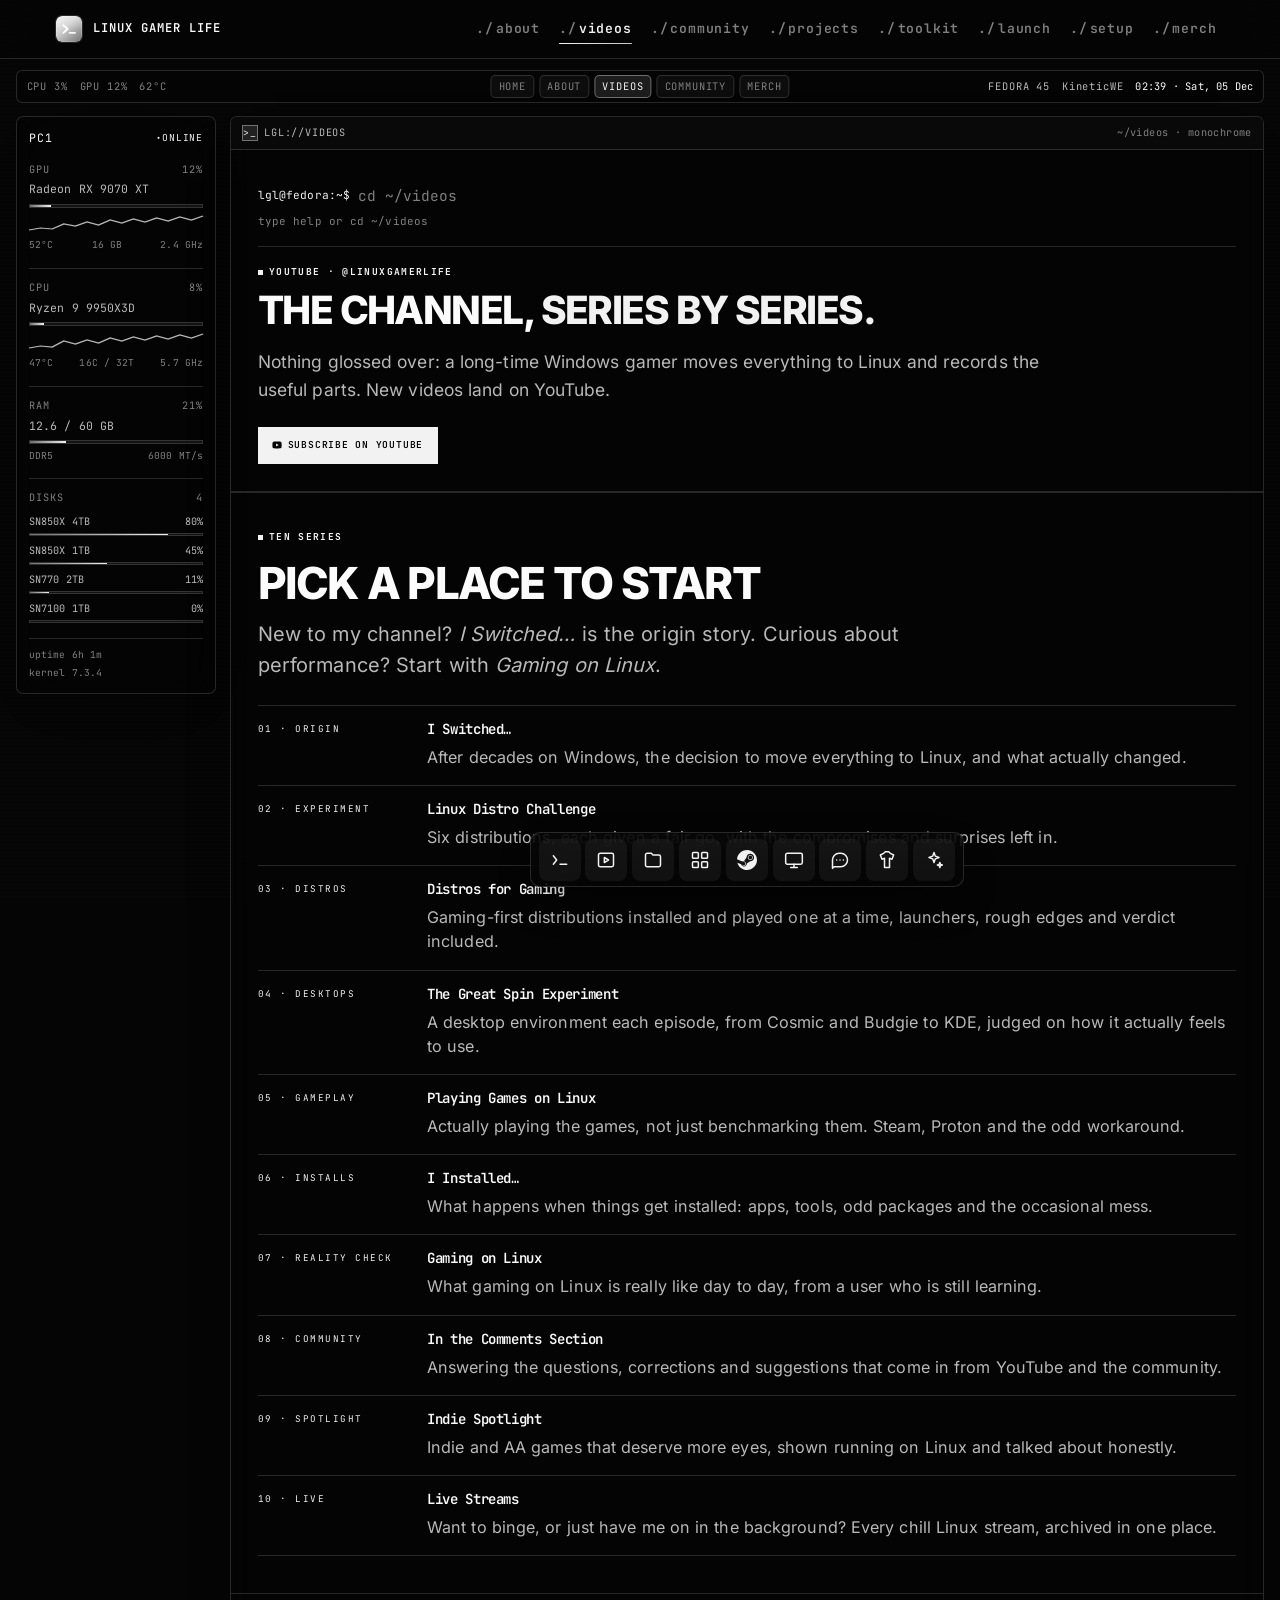
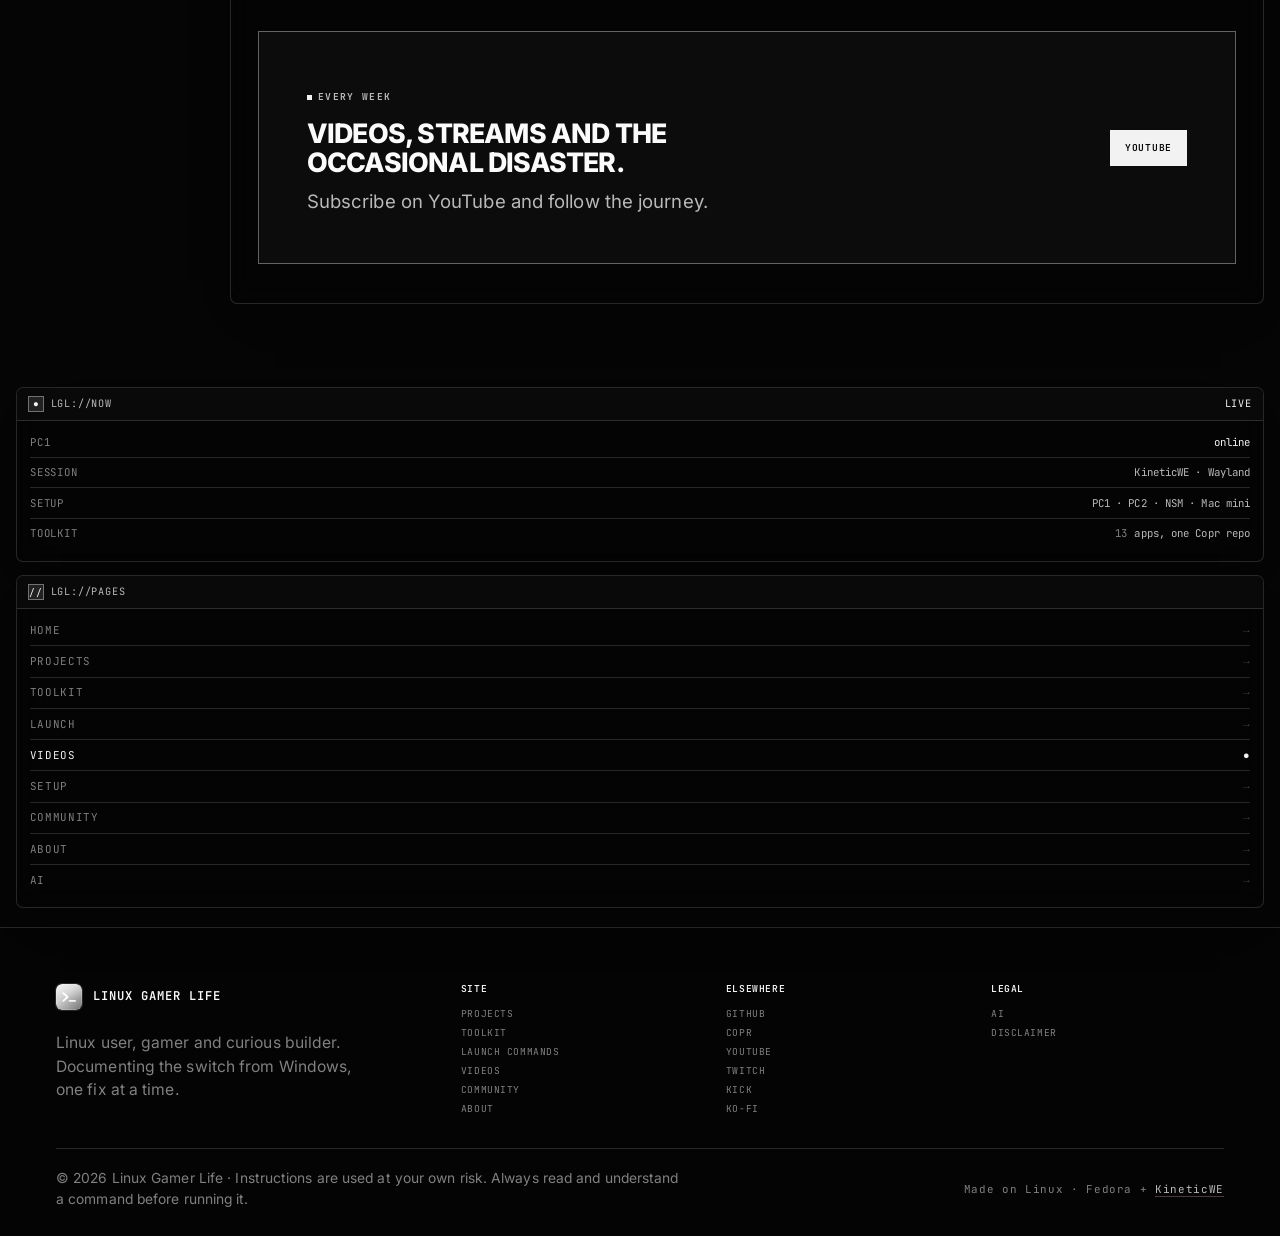
<file: videos.html>
<!doctype html>
<html lang="en-GB">
<head>
<meta charset="utf-8">
<meta name="viewport" content="width=device-width, initial-scale=1">
<title>Videos | Linux Gamer Life</title>
<meta name="description" content="Linux Gamer Life video series: switching from Windows, distro challenges, gaming distros, desktop environments, installs, comment replies, indie game spotlights and live streams.">
<meta name="theme-color" content="#050505">
<link rel="canonical" href="https://linuxgamerlife.net/videos.html">
<link rel="icon" href="assets/theme/monochrome/logo.svg" type="image/svg+xml">
<link rel="apple-touch-icon" href="assets/theme/monochrome/apple-touch-icon.png">
<link rel="manifest" href="manifest.json">
<link rel="icon" type="image/png" sizes="192x192" href="assets/img/icon-192.png">
<link rel="icon" type="image/png" sizes="512x512" href="assets/img/icon-512.png">
<meta property="og:type" content="website">
<meta property="og:site_name" content="Linux Gamer Life">
<meta property="og:title" content="Videos | Linux Gamer Life">
<meta property="og:description" content="Ten series about gaming, switching and living on Linux.">
<meta property="og:url" content="https://linuxgamerlife.net/videos.html">
<meta property="og:image" content="https://linuxgamerlife.net/assets/img/og.png?v=bdd55ed22bf5">
<meta property="og:image:width" content="1200">
<meta property="og:image:height" content="630">
<meta property="og:image:alt" content="Linux Gamer Life terminal card: One gamer's journey from Windows to Linux">
<meta name="twitter:image" content="https://linuxgamerlife.net/assets/img/og.png?v=bdd55ed22bf5">
<meta name="twitter:card" content="summary_large_image">
<script>document.documentElement.classList.add("js");</script>
<link rel="preload" href="assets/fonts/inter-latin.woff2" as="font" type="font/woff2" crossorigin>
<link rel="preload" href="assets/fonts/jetbrains-mono-latin.woff2" as="font" type="font/woff2" crossorigin>
<link rel="stylesheet" href="assets/css/site.css">
<link rel="stylesheet" href="assets/css/desk.css">
<link rel="stylesheet" href="assets/css/launch-options.css">
</head>
<body data-page="videos">
<a class="skip-link" href="#main">Skip to content</a>

<header class="site-header">
  <div class="container site-header__inner">
    <a class="brand" href="index.html" aria-label="Linux Gamer Life, home">
      <img src="assets/theme/monochrome/logo.svg" alt="" width="34" height="34">
      <span class="brand__text">
        <span class="brand__name">Linux Gamer Life</span>
        <span class="brand__sub">Linux · Gaming · Creating</span>
      </span>
    </a>
    <nav class="nav" id="primary-nav" aria-label="Primary">
      <ul class="nav__links">
        <li><a href="about.html" data-nav="about">About</a></li>
        <li><a href="videos.html" data-nav="videos">Videos</a></li>
        <li><a href="community.html" data-nav="community">Community</a></li>
        <li><a href="projects.html" data-nav="projects">Projects</a></li>
        <li><a href="toolkit.html" data-nav="toolkit">Toolkit</a></li>
        <li><a href="launchcommands.html" data-nav="launchcommands">Launch</a></li>
        <li><a href="mysetup.html" data-nav="mysetup">Setup</a></li>
        <li><a href="https://merch.linuxgamerlife.net" target="_blank" rel="noopener">Merch</a></li>
      </ul>
      <div class="nav__watch-group">
        <a class="nav__watch nav__watch--yt" href="https://www.youtube.com/@LinuxGamerLife" target="_blank" rel="noopener">
          <svg class="mark-yt" viewBox="0 0 24 24" fill="currentColor" aria-hidden="true"><path d="M23 12s0-3.9-.5-5.8a3 3 0 0 0-2.1-2.1C18.5 3.6 12 3.6 12 3.6s-6.5 0-8.4.5a3 3 0 0 0-2.1 2.1C1 8.1 1 12 1 12s0 3.9.5 5.8a3 3 0 0 0 2.1 2.1c1.9.5 8.4.5 8.4.5s6.5 0 8.4-.5a3 3 0 0 0 2.1-2.1C23 15.9 23 12 23 12zM9.8 15.6V8.4l6.2 3.6-6.2 3.6z"/></svg>
          <span>YouTube</span>
        </a>
        <a class="nav__watch nav__watch--tw" href="https://twitch.tv/linuxgamerlife" target="_blank" rel="noopener">
          <svg class="mark-tw" viewBox="0 0 24 24" fill="currentColor" aria-hidden="true"><path d="M4.3 0 1.7 4.2v18.6h5.6V24h5.2l4.1-4.1h4.6L24 17V0zm17.6 16.2-3.4 3.4h-5.2L9.2 22v-2.4H4.7V2.1h17.2z"/><path d="M12.6 6.1h2.1v6.2h-2.1zm5.7 0H21v6.2h-2.1z"/></svg>
          <span>Twitch</span>
        </a>
        <a class="nav__watch nav__watch--kick" href="https://kick.com/linuxgamerlife" target="_blank" rel="noopener">
          <svg class="mark-kick" viewBox="0 0 24 24" fill="currentColor" aria-hidden="true"><path d="M1.333 0h8v5.333h2.667V2.667h2.667V0h8v8h-2.667v2.667H17.33v2.666h2.667V16h2.667v8h-8v-2.667h-2.667v-2.666H9.333V24h-8Z"/></svg>
          <span>Kick</span>
        </a>
      </div>
    </nav>
    <button class="nav__toggle" type="button" aria-expanded="false" aria-controls="primary-nav" aria-label="Toggle navigation">
      <span></span><span></span><span></span>
    </button>
  </div>
</header>

<main id="main">
  <section class="page-head">
    <div class="container">
      <div class="site-tty" data-site-tty>
        <form class="site-tty__form">
          <label class="site-tty__sr" for="site-tty-input">Navigate the site</label>
          <span class="site-tty__prompt" aria-hidden="true">lgl@fedora:~$</span>
          <input class="site-tty__input" id="site-tty-input" type="text" autocomplete="off" autocapitalize="off" spellcheck="false" placeholder="cd ~/videos">
        </form>
        <p class="site-tty__out" aria-live="polite">type help or cd ~/videos</p>
      </div>
      <p class="eyebrow">YouTube · @LinuxGamerLife</p>
      <h1 class="page-head__title">The channel, <span class="grad">series by series.</span></h1>
      <p class="lede">
        Nothing glossed over: a long-time Windows gamer moves everything to Linux and
        records the useful parts. New videos land on YouTube.
      </p>
      <div class="btn-row">
        <a class="btn btn--primary" href="https://www.youtube.com/@LinuxGamerLife" target="_blank" rel="noopener">
          <svg class="mark-yt" viewBox="0 0 24 24" fill="currentColor" aria-hidden="true"><path d="M23 12s0-3.9-.5-5.8a3 3 0 0 0-2.1-2.1C18.5 3.6 12 3.6 12 3.6s-6.5 0-8.4.5a3 3 0 0 0-2.1 2.1C1 8.1 1 12 1 12s0 3.9.5 5.8a3 3 0 0 0 2.1 2.1c1.9.5 8.4.5 8.4.5s6.5 0 8.4-.5a3 3 0 0 0 2.1-2.1C23 15.9 23 12 23 12zM9.8 15.6V8.4l6.2 3.6-6.2 3.6z"/></svg>
          Subscribe on YouTube
        </a>
      </div>
    </div>
  </section>

  <section class="section section--tight" aria-labelledby="series-title">
    <div class="container">
      <div class="section__head reveal">
        <p class="eyebrow">Ten series</p>
        <h2 class="section__title" id="series-title">Pick a place to start</h2>
        <p class="lede">New to my channel? <em>I Switched…</em> is the origin story. Curious about performance? Start with <em>Gaming on Linux</em>.</p>
      </div>

      <div class="series-grid">
        <a class="series reveal" href="https://www.youtube.com/playlist?list=PLLnoZ1SyCjvUGIZjfQHtchwKDyeykM2XX" target="_blank" rel="noopener">
          <div class="series__top"><span class="series__num">01 · ORIGIN</span><span class="series__play"><svg viewBox="0 0 12 12" fill="currentColor" aria-hidden="true"><path d="M2 1.2 10.5 6 2 10.8z"/></svg></span></div>
          <h3 class="series__title">I Switched…</h3>
          <p class="series__desc">After decades on Windows, the decision to move everything to Linux, and what actually changed.</p>
        </a>
        <a class="series reveal" data-delay="1" href="https://www.youtube.com/playlist?list=PLEzm9EeXX1UE" target="_blank" rel="noopener">
          <div class="series__top"><span class="series__num">02 · EXPERIMENT</span><span class="series__play"><svg viewBox="0 0 12 12" fill="currentColor" aria-hidden="true"><path d="M2 1.2 10.5 6 2 10.8z"/></svg></span></div>
          <h3 class="series__title">Linux Distro Challenge</h3>
          <p class="series__desc">Six distributions, each given a fair go, with the compromises and surprises left in.</p>
        </a>
        <a class="series reveal" data-delay="2" href="https://www.youtube.com/playlist?list=PLLnoZ1SyCjvU2zg8ywpO-9kas_RW_iaUb" target="_blank" rel="noopener">
          <div class="series__top"><span class="series__num">03 · DISTROS</span><span class="series__play"><svg viewBox="0 0 12 12" fill="currentColor" aria-hidden="true"><path d="M2 1.2 10.5 6 2 10.8z"/></svg></span></div>
          <h3 class="series__title">Distros for Gaming</h3>
          <p class="series__desc">Gaming-first distributions installed and played one at a time, launchers, rough edges and verdict included.</p>
        </a>
        <a class="series reveal" href="https://www.youtube.com/playlist?list=PLLnoZ1SyCjvUBa4jyS1V8NI-rJfBiGqrf" target="_blank" rel="noopener">
          <div class="series__top"><span class="series__num">04 · DESKTOPS</span><span class="series__play"><svg viewBox="0 0 12 12" fill="currentColor" aria-hidden="true"><path d="M2 1.2 10.5 6 2 10.8z"/></svg></span></div>
          <h3 class="series__title">The Great Spin Experiment</h3>
          <p class="series__desc">A desktop environment each episode, from Cosmic and Budgie to KDE, judged on how it actually feels to use.</p>
        </a>
        <a class="series reveal" data-delay="1" href="https://www.youtube.com/playlist?list=PLLnoZ1SyCjvXT-6g3-BOXVt5AI6DMKhBF" target="_blank" rel="noopener">
          <div class="series__top"><span class="series__num">05 · GAMEPLAY</span><span class="series__play"><svg viewBox="0 0 12 12" fill="currentColor" aria-hidden="true"><path d="M2 1.2 10.5 6 2 10.8z"/></svg></span></div>
          <h3 class="series__title">Playing Games on Linux</h3>
          <p class="series__desc">Actually playing the games, not just benchmarking them. Steam, Proton and the odd workaround.</p>
        </a>
        <a class="series reveal" data-delay="2" href="https://www.youtube.com/playlist?list=PLLnoZ1SyCjvXoLFpuI-TJf-rRPcV4HEk2" target="_blank" rel="noopener">
          <div class="series__top"><span class="series__num">06 · INSTALLS</span><span class="series__play"><svg viewBox="0 0 12 12" fill="currentColor" aria-hidden="true"><path d="M2 1.2 10.5 6 2 10.8z"/></svg></span></div>
          <h3 class="series__title">I Installed…</h3>
          <p class="series__desc">What happens when things get installed: apps, tools, odd packages and the occasional mess.</p>
        </a>
        <a class="series reveal" href="https://www.youtube.com/playlist?list=PLLnoZ1SyCjvXUoptxPPi5mZBIlWPTyRUS" target="_blank" rel="noopener">
          <div class="series__top"><span class="series__num">07 · REALITY CHECK</span><span class="series__play"><svg viewBox="0 0 12 12" fill="currentColor" aria-hidden="true"><path d="M2 1.2 10.5 6 2 10.8z"/></svg></span></div>
          <h3 class="series__title">Gaming on Linux</h3>
          <p class="series__desc">What gaming on Linux is really like day to day, from a user who is still learning.</p>
        </a>
        <a class="series reveal" data-delay="1" href="https://www.youtube.com/playlist?list=PLLnoZ1SyCjvVXZ82NPV_V2l9NR6IoQb8M" target="_blank" rel="noopener">
          <div class="series__top"><span class="series__num">08 · COMMUNITY</span><span class="series__play"><svg viewBox="0 0 12 12" fill="currentColor" aria-hidden="true"><path d="M2 1.2 10.5 6 2 10.8z"/></svg></span></div>
          <h3 class="series__title">In the Comments Section</h3>
          <p class="series__desc">Answering the questions, corrections and suggestions that come in from YouTube and the community.</p>
        </a>
        <a class="series reveal" data-delay="2" href="https://www.youtube.com/playlist?list=PLLnoZ1SyCjvVTFfZdu8mbn0vjhhSGXOXc" target="_blank" rel="noopener">
          <div class="series__top"><span class="series__num">09 · SPOTLIGHT</span><span class="series__play"><svg viewBox="0 0 12 12" fill="currentColor" aria-hidden="true"><path d="M2 1.2 10.5 6 2 10.8z"/></svg></span></div>
          <h3 class="series__title">Indie Spotlight</h3>
          <p class="series__desc">Indie and AA games that deserve more eyes, shown running on Linux and talked about honestly.</p>
        </a>
        <a class="series reveal" href="https://www.youtube.com/playlist?list=PLLnoZ1SyCjvVCIleczFlmJUYdDzK1TfUn" target="_blank" rel="noopener">
          <div class="series__top"><span class="series__num">10 · LIVE</span><span class="series__play"><svg viewBox="0 0 12 12" fill="currentColor" aria-hidden="true"><path d="M2 1.2 10.5 6 2 10.8z"/></svg></span></div>
          <h3 class="series__title">Live Streams</h3>
          <p class="series__desc">Want to binge, or just have me on in the background? Every chill Linux stream, archived in one place.</p>
        </a>
      </div>

    </div>
  </section>

  <section class="section section--tight">
    <div class="container">
      <div class="cta-band reveal">
        <div class="cta-band__inner">
          <div>
            <p class="eyebrow">Every week</p>
            <h2>Videos, streams and the occasional disaster.</h2>
            <p>Subscribe on YouTube and follow the journey.</p>
          </div>
          <div class="btn-row" style="margin:0">
            <a class="btn btn--primary" href="https://www.youtube.com/@LinuxGamerLife" target="_blank" rel="noopener">YouTube</a>
          </div>
        </div>
      </div>
    </div>
  </section>
</main>

<footer class="site-footer">
  <div class="container">
    <div class="footer__grid">
      <div class="footer__brand">
        <a class="brand" href="index.html" aria-label="Linux Gamer Life, home">
          <img src="assets/theme/monochrome/logo.svg" alt="" width="34" height="34">
          <span class="brand__text">
            <span class="brand__name">Linux Gamer Life</span>
            <span class="brand__sub">Linux · Gaming · Creating</span>
          </span>
        </a>
        <p>Linux user, gamer and curious builder. Documenting the switch from Windows, one fix at a time.</p>
      </div>
      <div class="footer__col">
        <h4>Site</h4>
        <ul>
          <li><a href="projects.html">Projects</a></li>
          <li><a href="toolkit.html">Toolkit</a></li>
          <li><a href="launchcommands.html">Launch commands</a></li>
          <li><a href="videos.html">Videos</a></li>
          <li><a href="community.html">Community</a></li>
          <li><a href="about.html">About</a></li>
        </ul>
      </div>
      <div class="footer__col">
        <h4>Elsewhere</h4>
        <ul>
          <li><a href="https://github.com/linuxgamerlife" target="_blank" rel="noopener">GitHub</a></li>
          <li><a href="https://copr.fedorainfracloud.org/coprs/linuxgamerlife/" target="_blank" rel="noopener">Copr</a></li>
          <li><a href="https://www.youtube.com/@LinuxGamerLife" target="_blank" rel="noopener">YouTube</a></li>
          <li><a href="https://twitch.tv/linuxgamerlife" target="_blank" rel="noopener">Twitch</a></li>
          <li><a href="https://kick.com/linuxgamerlife" target="_blank" rel="noopener">Kick</a></li>
          <li><a href="https://ko-fi.com/linuxgamerlife" target="_blank" rel="noopener">Ko-fi</a></li>
        </ul>
      </div>
      <div class="footer__col">
        <h4>Legal</h4>
        <ul>
          <li><a href="ai.html">AI</a></li>
          <li><a href="about.html#disclaimer">Disclaimer</a></li>
        </ul>
      </div>
    </div>
    <div class="footer__bottom">
      <p>© <span data-year>2026</span> Linux Gamer Life · Instructions are used at your own risk. Always read and understand a command before running it.</p>
      <p class="mono">Made on Linux · Fedora + <a href="https://theblackdon.dev/kineticwe" target="_blank" rel="noopener">KineticWE</a></p>
    </div>
  </div>
</footer>

<script src="data/projects.js?v=2dfaec0871" defer></script>
<script src="data/launch-options.js" defer></script>
<script src="data/stats.js?v=2dfaec0871" defer></script>
<script src="assets/js/theme.js" defer></script>
<script src="assets/js/desk.js" defer></script>
<script src="assets/js/nav.js" defer></script>
<script src="assets/js/jokes.js" defer></script>
<script src="assets/js/launch-options.js" defer></script>
<script src="assets/js/panels.js" defer></script>
<script src="assets/js/site-terminal.js" defer></script>
<script src="assets/js/site.js" defer></script>
</body>
</html>
</file>
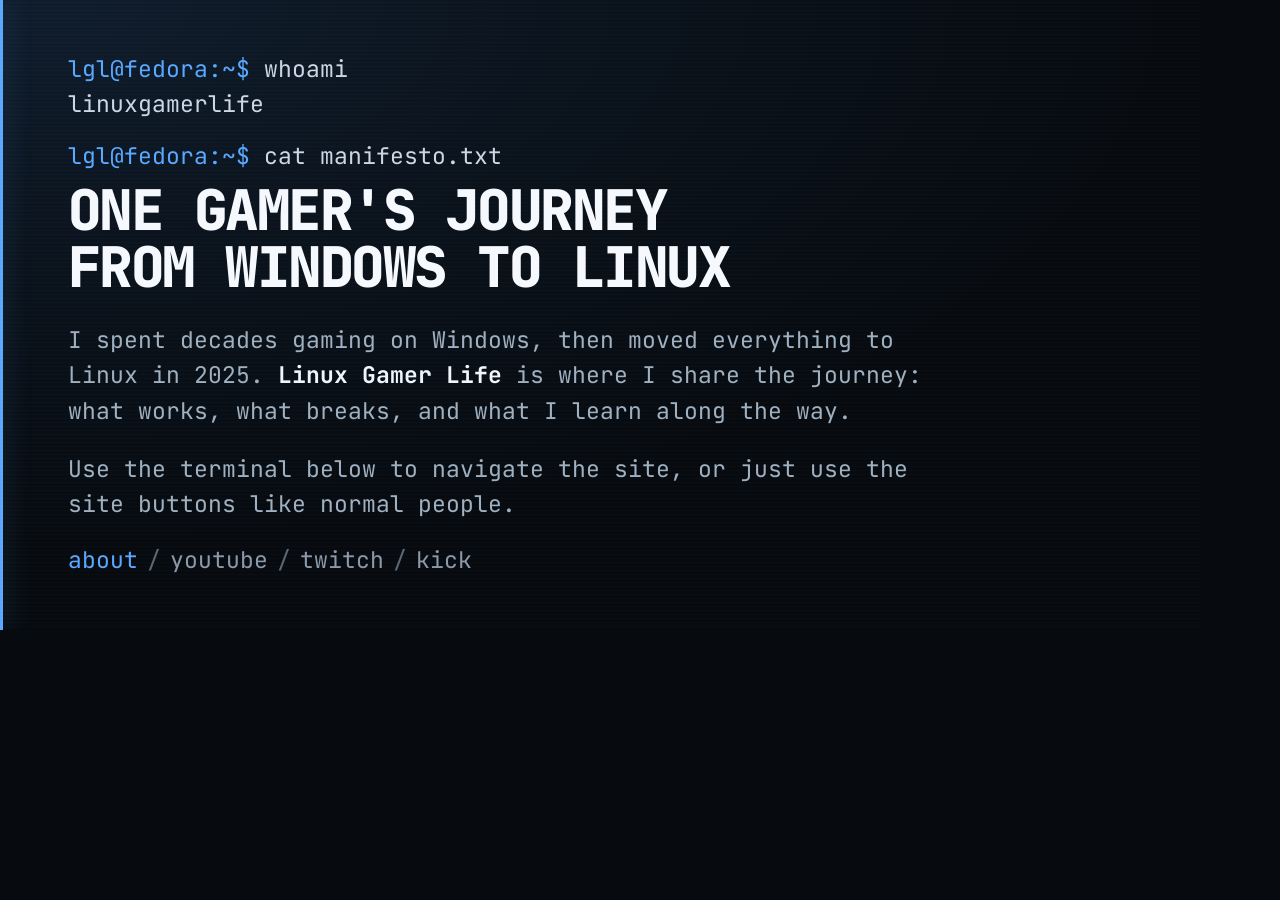
<file: scripts/og-template.html>
<!doctype html>
<html lang="en">
<head>
<meta charset="utf-8">
<title>LGL Open Graph card</title>
<style>
  @font-face {
    font-family: "JetBrains Mono";
    font-style: normal;
    font-weight: 100 800;
    src: url("../assets/fonts/jetbrains-mono-latin.woff2") format("woff2");
  }

  * { box-sizing: border-box; margin: 0; padding: 0; }

  html, body {
    width: 1200px;
    height: 630px;
    overflow: hidden;
    background: #070b10;
  }

  body {
    font-family: "JetBrains Mono", ui-monospace, monospace;
    color: #9fb0c0;
    -webkit-font-smoothing: antialiased;
  }

  .card {
    position: relative;
    width: 1200px;
    height: 630px;
    padding: 52px 64px 44px 68px;
    background:
      radial-gradient(130% 120% at 4% 0%, #101d2d 0%, #0a121b 38%, #070b10 72%),
      linear-gradient(180deg, #080d14, #05080c);
  }

  .card::before {
    content: "";
    position: absolute;
    left: 0;
    top: 0;
    bottom: 0;
    width: 3px;
    background: #5aa9ff;
    box-shadow: 0 0 24px rgba(90, 169, 255, 0.55);
  }

  .scanlines {
    position: absolute;
    inset: 0;
    background-image: repeating-linear-gradient(
      0deg,
      transparent 0 3px,
      rgba(255, 255, 255, 0.014) 3px 4px
    );
    pointer-events: none;
  }

  .cmd {
    position: relative;
    font-size: 23px;
    line-height: 1.5;
    color: #cbd7e4;
    white-space: nowrap;
  }

  .prompt { color: #58a9ff; }

  .out {
    position: relative;
    margin: 0 0 18px;
    font-size: 23px;
    line-height: 1.5;
    color: #cbd7e4;
  }

  h1 {
    position: relative;
    margin: 8px 0 26px;
    font-size: 56px;
    font-weight: 800;
    line-height: 1.03;
    letter-spacing: -0.045em;
    text-transform: uppercase;
    color: #f5f9fd;
  }

  .lead {
    position: relative;
    max-width: 1080px;
    font-size: 23px;
    line-height: 1.55;
    color: #9fb0c0;
  }

  .lead strong { color: #eef5fc; font-weight: 700; }

  .gap { height: 22px; }

  .links {
    position: relative;
    margin-top: 22px;
    font-size: 23px;
    color: #8c99a8;
  }

  .links .here { color: #58a9ff; }
  .links .sep { margin: 0 9px; color: #5d6875; }
</style>
</head>
<body>
  <div class="card">
    <div class="scanlines"></div>

    <div class="cmd"><span class="prompt">lgl@fedora:~$</span> whoami</div>
    <div class="out">linuxgamerlife</div>

    <div class="cmd"><span class="prompt">lgl@fedora:~$</span> cat manifesto.txt</div>
    <h1>One gamer's journey<br>from Windows to Linux</h1>

    <p class="lead">
      I spent decades gaming on Windows, then moved everything to<br>
      Linux in 2025. <strong>Linux Gamer Life</strong> is where I share the journey:<br>
      what works, what breaks, and what I learn along the way.
    </p>

    <div class="gap"></div>

    <p class="lead">
      Use the terminal below to navigate the site, or just use the<br>
      site buttons like normal people.
    </p>

    <p class="links"><span class="here">about</span><span class="sep">/</span>youtube<span class="sep">/</span>twitch<span class="sep">/</span>kick</p>
  </div>
</body>
</html>
</file>
<file: assets/css/site.css>
/* Inter / latin-ext */
@font-face {
  font-family: 'Inter';
  font-style: normal;
  font-weight: 100 900;
  font-display: swap;
  src: url("../fonts/inter-latin-ext.woff2") format("woff2");
  unicode-range: U+0100-02BA, U+02BD-02C5, U+02C7-02CC, U+02CE-02D7, U+02DD-02FF, U+0304, U+0308, U+0329, U+1D00-1DBF, U+1E00-1E9F, U+1EF2-1EFF, U+2020, U+20A0-20AB, U+20AD-20C4, U+2113, U+2C60-2C7F, U+A720-A7FF;
}

/* Inter / latin */
@font-face {
  font-family: 'Inter';
  font-style: normal;
  font-weight: 100 900;
  font-display: swap;
  src: url("../fonts/inter-latin.woff2") format("woff2");
  unicode-range: U+0000-00FF, U+0131, U+0152-0153, U+02BB-02BC, U+02C6, U+02DA, U+02DC, U+0304, U+0308, U+0329, U+2000-206F, U+20AC, U+2122, U+2191, U+2193, U+2212, U+2215, U+FEFF, U+FFFD;
}

/* JetBrains Mono / latin-ext */
@font-face {
  font-family: 'JetBrains Mono';
  font-style: normal;
  font-weight: 100 800;
  font-display: swap;
  src: url("../fonts/jetbrains-mono-latin-ext.woff2") format("woff2");
  unicode-range: U+0100-02BA, U+02BD-02C5, U+02C7-02CC, U+02CE-02D7, U+02DD-02FF, U+0304, U+0308, U+0329, U+1D00-1DBF, U+1E00-1E9F, U+1EF2-1EFF, U+2020, U+20A0-20AB, U+20AD-20C4, U+2113, U+2C60-2C7F, U+A720-A7FF;
}

/* JetBrains Mono / latin */
@font-face {
  font-family: 'JetBrains Mono';
  font-style: normal;
  font-weight: 100 800;
  font-display: swap;
  src: url("../fonts/jetbrains-mono-latin.woff2") format("woff2");
  unicode-range: U+0000-00FF, U+0131, U+0152-0153, U+02BB-02BC, U+02C6, U+02DA, U+02DC, U+0304, U+0308, U+0329, U+2000-206F, U+20AC, U+2122, U+2191, U+2193, U+2212, U+2215, U+FEFF, U+FFFD;
}

/* ==========================================================================
   Linux Gamer Life site styles
   Dark pink design system derived from the LGL desktop palette.
   ========================================================================== */

/* ---------- Tokens ---------- */
:root {
  color-scheme: dark;

  --bg: #050505;
  --bg-2: #0b0b0b;
  --bg-3: #151515;
  --surface: rgba(255, 255, 255, 0.038);
  --surface-2: rgba(255, 255, 255, 0.06);
  --line: rgba(255, 255, 255, 0.14);
  --line-strong: rgba(255, 255, 255, 0.36);

  --accent: #f2f2f2;
  --accent-2: #c4c4c4;
  --accent-3: #6f6f6f;
  --accent-soft: rgba(255, 255, 255, 0.10);

  --ink: #fbfbfb;
  --muted: #b9b9b9;
  --faint: #808080;

  --ok: #f2f2f2;

  --radius-sm: 10px;
  --radius: 16px;
  --radius-lg: 22px;

  --shadow: 0 20px 60px -30px rgba(0, 0, 0, 0.9);
  --glow: 0 0 32px -22px rgba(255, 255, 255, 0.28);

  --font-sans: Inter, ui-sans-serif, system-ui, -apple-system, "Segoe UI", Roboto, sans-serif;
  --font-mono: "JetBrains Mono", ui-monospace, SFMono-Regular, Menlo, Consolas, monospace;

  --max: 1180px;
  --gutter: clamp(1.1rem, 4vw, 2.5rem);
  --header-h: 72px;
}

/* ---------- Reset ---------- */
*, *::before, *::after { box-sizing: border-box; }
html { scroll-behavior: smooth; -webkit-text-size-adjust: 100%; }
body {
  margin: 0;
  min-height: 100vh;
  background: var(--bg);
  color: var(--ink);
  font-family: var(--font-sans);
  font-size: 18.5px;
  line-height: 1.55;
  letter-spacing: 0.005em;
  -webkit-font-smoothing: antialiased;
  overflow-x: hidden;
}
img, svg { display: block; max-width: 100%; }
a { color: inherit; text-decoration: none; }
button { font: inherit; color: inherit; }
h1, h2, h3, h4 { margin: 0; line-height: 1.08; letter-spacing: -0.025em; font-weight: 800; }
p { margin: 0; }
ul, ol { margin: 0; padding: 0; list-style: none; }
::selection { background: var(--accent); color: var(--bg); }

:focus-visible {
  outline: 2px solid var(--accent-2);
  outline-offset: 3px;
  border-radius: 4px;
}

/* ---------- Background ---------- */
body::before {
  content: "";
  position: fixed;
  inset: 0;
  z-index: -2;
  background:
    radial-gradient(60rem 40rem at 8% -10%, rgba(244, 163, 184, 0.20), transparent 60%),
    radial-gradient(55rem 45rem at 100% 8%, rgba(163, 79, 116, 0.26), transparent 62%),
    radial-gradient(45rem 40rem at 50% 110%, rgba(217, 122, 158, 0.14), transparent 65%),
    linear-gradient(160deg, #17131c 0%, #1c1722 45%, #17131c 100%);
}
body::after {
  content: "";
  position: fixed;
  inset: 0;
  z-index: -1;
  pointer-events: none;
  opacity: 0.5;
  background-image:
    repeating-linear-gradient(115deg, transparent 0 90px, rgba(255, 255, 255, 0.014) 90px 91px);
  mask-image: linear-gradient(to bottom, transparent, #000 20%, #000 80%, transparent);
}

/* ---------- Layout ---------- */
.container {
  width: 100%;
  max-width: var(--max);
  margin-inline: auto;
  padding-inline: var(--gutter);
}
.section { padding-block: clamp(3.5rem, 8vw, 6.5rem); position: relative; }
.section--tight { padding-block: clamp(2.5rem, 5vw, 4rem); }
.section__head { max-width: 62ch; margin-bottom: clamp(1.8rem, 4vw, 2.8rem); }
.section__head--center { margin-inline: auto; text-align: center; }
.section__head--center .eyebrow { justify-content: center; }
.section__title { font-size: calc(clamp(1.75rem, 4vw, 2.65rem) - 2px); }
.lede { margin-top: 0.9rem; color: var(--muted); font-size: calc(clamp(1rem, 1.6vw, 1.12rem) + 2px); max-width: 58ch; }

.skip-link {
  position: absolute;
  left: 1rem;
  top: -100px;
  z-index: 999;
  padding: 0.7rem 1.1rem;
  border-radius: 8px;
  background: var(--accent-2);
  color: #fff;
  font-weight: 600;
  transition: top 0.2s;
}
.skip-link:focus { top: 1rem; }

/* ---------- Type helpers ---------- */
.eyebrow {
  display: flex;
  align-items: center;
  gap: 0.65em;
  margin-bottom: 0.9rem;
  color: var(--accent);
  font-family: var(--font-mono);
  font-size: 0.72rem;
  font-weight: 700;
  letter-spacing: 0.2em;
  text-transform: uppercase;
}
.eyebrow::before {
  content: "";
  width: 6px;
  height: 6px;
  border-radius: 50%;
  background: var(--accent);
  box-shadow: 0 0 10px var(--accent);
}
.eyebrow--plain::before { display: none; }
.grad {
  background: linear-gradient(100deg, #ffe3ec 0%, var(--accent) 32%, #ffc4a3 72%, #d97a9e 100%);
  -webkit-background-clip: text;
  background-clip: text;
  color: transparent;
  padding-bottom: 0.12em;
  margin-bottom: -0.12em;
}
.mono { font-family: var(--font-mono); }
.muted { color: var(--muted); }

/* ---------- Buttons ---------- */
.btn {
  --btn-bg: var(--surface-2);
  display: inline-flex;
  align-items: center;
  justify-content: center;
  gap: 0.55em;
  padding: 0.78rem 1.35rem;
  border: 1px solid var(--line);
  border-radius: 999px;
  background: var(--btn-bg);
  color: var(--ink);
  font-size: 0.92rem;
  font-weight: 650;
  letter-spacing: 0.01em;
  cursor: pointer;
  transition: transform 0.18s ease, border-color 0.18s ease, background 0.18s ease, box-shadow 0.18s ease;
  white-space: nowrap;
}
.btn:hover { transform: translateY(-2px); border-color: var(--line-strong); background: rgba(255, 255, 255, 0.085); }
.btn svg { width: 1.05em; height: 1.05em; flex: none; }
.btn--primary {
  border: 0;
  background: linear-gradient(100deg, #f4a3b8, #ffc4a3 55%, #d97a9e);
  color: #2a111a;
  box-shadow: 0 10px 30px -12px rgba(217, 122, 158, 0.85);
}
.btn--primary:hover { background: linear-gradient(100deg, #ffb8c8, #ffd0b5 55%, #f4a3b8); box-shadow: 0 14px 36px -12px rgba(217, 122, 158, 0.95); }
.btn--ghost { background: transparent; }
.btn--sm { padding: 0.55rem 1rem; font-size: 0.82rem; }
.btn-row { display: flex; flex-wrap: wrap; gap: 0.7rem; margin-top: 1.8rem; }

.link-arrow {
  display: inline-flex;
  align-items: center;
  gap: 0.45em;
  color: var(--accent);
  font-weight: 600;
  font-size: 0.92rem;
}
.link-arrow svg { width: 1em; height: 1em; transition: transform 0.18s ease; }
.link-arrow:hover svg { transform: translateX(3px); }

/* ---------- Header ---------- */
.site-header {
  position: sticky;
  top: 0;
  z-index: 100;
  background: rgba(23, 19, 28, 0.72);
  backdrop-filter: blur(18px) saturate(140%);
  -webkit-backdrop-filter: blur(18px) saturate(140%);
  border-bottom: 1px solid rgba(255, 196, 210, 0.1);
}
.site-header__inner {
  display: flex;
  align-items: center;
  gap: 1.5rem;
  height: var(--header-h);
}
.brand { display: inline-flex; align-items: center; gap: 0.7rem; flex: none; }
.brand img { width: 34px; height: 34px; border-radius: 9px; box-shadow: 0 0 22px -6px rgba(244, 163, 184, 0.7); }
.brand__text { display: flex; flex-direction: column; line-height: 1.1; }
.brand__name { font-weight: 800; font-size: 0.95rem; letter-spacing: -0.01em; }
.brand__sub { color: var(--faint); font-family: var(--font-mono); font-size: 0.58rem; letter-spacing: 0.19em; text-transform: uppercase; }

.nav { display: flex; align-items: center; gap: 0.4rem; margin-left: auto; }
.nav__links { display: flex; align-items: center; gap: 0.25rem; }
.nav__links a {
  position: relative;
  display: block;
  padding: 0.5rem 0.7rem;
  border-radius: 8px;
  color: var(--muted);
  font-size: 0.8rem;
  font-weight: 600;
  letter-spacing: 0.09em;
  text-transform: uppercase;
  transition: color 0.18s, background 0.18s;
}
.nav__links a:hover { color: var(--ink); background: rgba(255, 255, 255, 0.04); }
.nav__links a[aria-current="page"] { color: var(--ink); }
.nav__links a[aria-current="page"]::after {
  content: "";
  position: absolute;
  left: 0.7rem;
  right: 0.7rem;
  bottom: 0.18rem;
  height: 2px;
  border-radius: 2px;
  background: linear-gradient(90deg, var(--accent), var(--accent-2));
}
.nav__cta { margin-left: 0.6rem; }

.nav__toggle {
  display: none;
  margin-left: auto;
  width: 42px;
  height: 42px;
  padding: 0;
  border: 1px solid var(--line);
  border-radius: 10px;
  background: var(--surface);
  cursor: pointer;
}
.nav__toggle span {
  display: block;
  width: 18px;
  height: 1.5px;
  margin: 4px auto;
  border-radius: 2px;
  background: var(--ink);
  transition: transform 0.2s, opacity 0.2s;
}
.nav__toggle[aria-expanded="true"] span:nth-child(1) { transform: translateY(5.5px) rotate(45deg); }
.nav__toggle[aria-expanded="true"] span:nth-child(2) { opacity: 0; }
.nav__toggle[aria-expanded="true"] span:nth-child(3) { transform: translateY(-5.5px) rotate(-45deg); }

/* ---------- Hero ---------- */
.hero { position: relative; padding-block: clamp(3.5rem, 9vw, 7rem) clamp(3rem, 7vw, 5rem); overflow: clip; }
.hero__grid {
  display: grid;
  grid-template-columns: minmax(0, 1.08fr) minmax(0, 0.92fr);
  gap: clamp(2rem, 5vw, 4rem);
  align-items: center;
}
.hero__title { font-size: calc(clamp(2.5rem, 6.2vw, 4.55rem) - 2px); letter-spacing: -0.035em; }
.hero__title span { display: block; }
.hero__lede { margin-top: 1.35rem; max-width: 52ch; color: var(--muted); font-size: calc(clamp(1.02rem, 1.7vw, 1.16rem) + 2px); }
.hero__lede strong { color: var(--ink); font-weight: 620; }
.chip-row { display: flex; flex-wrap: wrap; gap: 0.45rem; margin-top: 1.6rem; }
.chip {
  display: inline-flex;
  align-items: center;
  gap: 0.45em;
  padding: 0.32rem 0.72rem;
  border: 1px solid var(--line);
  border-radius: 999px;
  background: rgba(255, 255, 255, 0.025);
  color: var(--muted);
  font-family: var(--font-mono);
  font-size: 0.68rem;
  letter-spacing: 0.06em;
  text-transform: uppercase;
}
.chip::before { content: ""; width: 5px; height: 5px; border-radius: 50%; background: var(--accent); box-shadow: 0 0 8px var(--accent); }
.chip--violet::before { background: var(--accent-2); box-shadow: 0 0 8px var(--accent-2); }

/* terminal card */
.terminal {
  position: relative;
  border: 1px solid var(--line);
  border-radius: var(--radius);
  background: linear-gradient(165deg, rgba(30, 25, 40, 0.92), rgba(21, 17, 24, 0.96));
  box-shadow: var(--shadow), var(--glow);
  overflow: hidden;
  transform: perspective(1200px) rotateY(-3deg) rotateX(1deg);
  transition: transform 0.5s cubic-bezier(0.2, 0.8, 0.2, 1);
}
.terminal::before {
  content: "";
  position: absolute;
  inset: 0;
  background: radial-gradient(120% 80% at 100% 0%, rgba(244, 163, 184, 0.16), transparent 60%);
  pointer-events: none;
}
.terminal:hover { transform: perspective(1200px) rotateY(0) rotateX(0); }
.terminal__bar {
  display: flex;
  align-items: center;
  gap: 0.45rem;
  padding: 0.7rem 0.9rem;
  border-bottom: 1px solid rgba(255, 196, 210, 0.12);
  background: rgba(255, 255, 255, 0.025);
}
.dot { width: 9px; height: 9px; border-radius: 50%; background: #3a2635; }
.dot--a { background: #e0608f; }
.dot--b { background: #c9a24a; }
.dot--c { background: #5fbf8f; }
.terminal__title { margin-left: auto; color: var(--faint); font-family: var(--font-mono); font-size: 0.66rem; letter-spacing: 0.08em; }
.terminal__body { padding: 1.1rem 1.2rem 1.35rem; font-family: var(--font-mono); font-size: 0.79rem; line-height: 1.85; color: #f2dbe4; overflow-wrap: anywhere; }
.terminal__body .cmd { color: #fdf2f7; }
.terminal__body .prompt { color: var(--accent); user-select: none; }
.terminal__body .comment { color: #9c7d8c; }
.terminal__body .ok { color: var(--ok); }
.terminal__foot {
  display: flex;
  align-items: center;
  justify-content: space-between;
  gap: 1rem;
  padding: 0.65rem 1.2rem;
  border-top: 1px solid rgba(255, 196, 210, 0.1);
  background: rgba(255, 255, 255, 0.02);
  color: var(--faint);
  font-family: var(--font-mono);
  font-size: 0.66rem;
  letter-spacing: 0.06em;
}
.copy-btn {
  display: inline-flex;
  align-items: center;
  gap: 0.4em;
  padding: 0.3rem 0.65rem;
  border: 1px solid var(--line);
  border-radius: 7px;
  background: transparent;
  color: var(--muted);
  font-family: var(--font-mono);
  font-size: 0.66rem;
  cursor: pointer;
  transition: color 0.18s, border-color 0.18s, background 0.18s;
}
.copy-btn:hover { color: var(--ink); border-color: var(--line-strong); background: rgba(255, 255, 255, 0.05); }
.copy-btn svg { width: 0.9em; height: 0.9em; }
.copy-btn__label { pointer-events: none; }

/* ---------- Stats ---------- */
.stats {
  display: grid;
  grid-template-columns: repeat(4, minmax(0, 1fr));
  gap: 1px;
  margin-top: clamp(2.5rem, 6vw, 4rem);
  border: 1px solid var(--line);
  border-radius: var(--radius);
  background: var(--line);
  overflow: hidden;
}
.stat { padding: 1.15rem 1.2rem; background: rgba(21, 17, 24, 0.86); }
.stat__value { font-size: clamp(1.45rem, 3vw, 1.9rem); font-weight: 800; letter-spacing: -0.03em; }
.stat__label { margin-top: 0.15rem; color: var(--faint); font-family: var(--font-mono); font-size: 0.65rem; letter-spacing: 0.14em; text-transform: uppercase; }

/* ---------- Cards / grids ---------- */
.grid { display: grid; gap: 1rem; }
.grid--2 { grid-template-columns: repeat(2, minmax(0, 1fr)); }
.grid--3 { grid-template-columns: repeat(3, minmax(0, 1fr)); }
.grid--4 { grid-template-columns: repeat(4, minmax(0, 1fr)); }

.card {
  position: relative;
  display: flex;
  flex-direction: column;
  padding: 1.4rem 1.35rem;
  border: 1px solid var(--line);
  border-radius: var(--radius);
  background: linear-gradient(170deg, rgba(255, 255, 255, 0.045), rgba(255, 255, 255, 0.015));
  transition: transform 0.22s ease, border-color 0.22s ease, box-shadow 0.22s ease, background 0.22s ease;
  overflow: hidden;
}
.card::before {
  content: "";
  position: absolute;
  inset: 0 0 auto;
  height: 1px;
  background: linear-gradient(90deg, transparent, rgba(244, 163, 184, 0.55), rgba(217, 122, 158, 0.5), transparent);
  opacity: 0;
  transition: opacity 0.22s;
}
.card:hover {
  transform: translateY(-4px);
  border-color: var(--line-strong);
  background: linear-gradient(170deg, rgba(255, 255, 255, 0.065), rgba(255, 255, 255, 0.02));
  box-shadow: 0 24px 50px -30px rgba(0, 0, 0, 0.9);
}
.card:hover::before { opacity: 1; }
.card__icon {
  display: grid;
  place-items: center;
  width: 42px;
  height: 42px;
  margin-bottom: 1rem;
  border: 1px solid rgba(244, 163, 184, 0.3);
  border-radius: 11px;
  background: linear-gradient(150deg, rgba(244, 163, 184, 0.22), rgba(217, 122, 158, 0.16));
  color: #ffd0dc;
}
.card__icon svg { width: 20px; height: 20px; }
.card__title { font-size: calc(1.08rem - 2px); letter-spacing: -0.015em; }
.card__text { margin-top: 0.5rem; color: var(--muted); font-size: calc(0.9rem + 2px); line-height: 1.52; }
.card__meta { display: flex; flex-wrap: wrap; gap: 0.4rem; margin-top: auto; padding-top: 1rem; }
.tag {
  padding: 0.16rem 0.5rem;
  border: 1px solid rgba(255, 196, 210, 0.18);
  border-radius: 5px;
  background: rgba(255, 255, 255, 0.03);
  color: var(--faint);
  font-family: var(--font-mono);
  font-size: 0.62rem;
  letter-spacing: 0.07em;
  text-transform: uppercase;
}
.tag--accent { color: #ffd0dc; border-color: rgba(244, 163, 184, 0.35); background: rgba(244, 163, 184, 0.1); }

/* goals */
.goal { padding: 1.5rem 1.4rem 1.6rem; }
.goal__num {
  font-family: var(--font-mono);
  font-size: 0.68rem;
  letter-spacing: 0.18em;
  color: var(--accent);
}
.goal__title { margin-top: 0.55rem; font-size: calc(1.05rem - 2px); }
.goal__text { margin-top: 0.5rem; color: var(--muted); font-size: calc(0.89rem + 2px); line-height: 1.62; }

/* ---------- Projects ---------- */
.filters { display: flex; flex-wrap: wrap; gap: 0.45rem; margin-bottom: 1.6rem; }
.filter {
  padding: 0.45rem 0.9rem;
  border: 1px solid var(--line);
  border-radius: 999px;
  background: transparent;
  color: var(--muted);
  font-size: 0.8rem;
  font-weight: 600;
  cursor: pointer;
  transition: color 0.18s, border-color 0.18s, background 0.18s;
}
.filter:hover { color: var(--ink); border-color: var(--line-strong); }
.filter[aria-pressed="true"] {
  color: #fff;
  border-color: transparent;
  background: linear-gradient(100deg, rgba(244, 163, 184, 0.9), rgba(217, 122, 158, 0.9));
}
.projects-grid { display: grid; grid-template-columns: repeat(3, minmax(0, 1fr)); gap: 1rem; }
.project {
  display: flex;
  flex-direction: column;
  padding: 1.25rem;
  border: 1px solid var(--line);
  border-radius: var(--radius);
  background: linear-gradient(170deg, rgba(255, 255, 255, 0.042), rgba(255, 255, 255, 0.012));
  transition: transform 0.2s ease, border-color 0.2s ease, background 0.2s ease;
}
.project:hover { transform: translateY(-3px); border-color: var(--line-strong); background: linear-gradient(170deg, rgba(255, 255, 255, 0.062), rgba(255, 255, 255, 0.02)); }
.project__top { display: flex; align-items: center; gap: 0.65rem; }
.project__icon { display: grid; place-items: center; width: 34px; height: 34px; flex: none; border-radius: 9px; background: rgba(217, 122, 158, 0.14); border: 1px solid rgba(217, 122, 158, 0.22); color: #ffc4d2; }
.project__icon svg { width: 17px; height: 17px; }
.project__name { font-size: calc(0.98rem - 2px); font-weight: 700; letter-spacing: -0.01em; }
.project__stars { margin-left: auto; display: inline-flex; align-items: center; gap: 0.3em; color: var(--faint); font-family: var(--font-mono); font-size: 0.68rem; }
.project__stars svg { width: 12px; height: 12px; }
.project__desc { margin-top: 0.65rem; color: var(--muted); font-size: calc(0.85rem + 2px); line-height: 1.52; flex: 1; }
.project__meta { display: flex; flex-wrap: wrap; gap: 0.35rem; margin-top: 0.85rem; }
.project__links { display: flex; flex-wrap: wrap; gap: 0.55rem; margin-top: 0.95rem; padding-top: 0.85rem; border-top: 1px solid rgba(255, 196, 210, 0.1); }
.project__link {
  display: inline-flex; align-items: center; gap: 0.32em;
  color: var(--faint); font-family: var(--font-mono); font-size: 0.67rem; letter-spacing: 0.06em; text-transform: uppercase;
  transition: color 0.18s;
}
.project__link:hover { color: var(--accent); }
.project__link svg { width: 11px; height: 11px; }
.projects-empty { padding: 2rem; text-align: center; color: var(--muted); }
.projects-count { color: var(--faint); font-family: var(--font-mono); font-size: 0.7rem; letter-spacing: 0.1em; text-transform: uppercase; }

/* ---------- Toolkit ---------- */
.panel {
  border: 1px solid var(--line);
  border-radius: var(--radius-lg);
  background: linear-gradient(160deg, rgba(42, 34, 53, 0.7), rgba(25, 20, 31, 0.85));
  padding: clamp(1.3rem, 3vw, 2rem);
}
.install {
  display: flex;
  align-items: center;
  justify-content: space-between;
  gap: 1rem;
  padding: 0.9rem 1.1rem;
  border: 1px solid rgba(255, 196, 210, 0.2);
  border-radius: 11px;
  background: rgba(10, 8, 12, 0.65);
  font-family: var(--font-mono);
  font-size: 0.81rem;
  color: #f6e4ea;
  overflow-x: auto;
}
.install code { white-space: nowrap; }
.card .install { align-items: flex-start; }
.card .install code { white-space: normal; overflow-wrap: anywhere; }
.install .prompt { color: var(--accent); user-select: none; }
.app {
  display: grid;
  grid-template-columns: 42px minmax(0, 1fr) auto;
  align-items: start;
  gap: 1rem;
  padding: 1.2rem 0;
  border-bottom: 1px solid rgba(255, 196, 210, 0.1);
}
.app:last-child { border-bottom: 0; padding-bottom: 0; }
.app:first-child { padding-top: 0; }
.app__icon { display: grid; place-items: center; width: 42px; height: 42px; border-radius: 11px; border: 1px solid rgba(244, 163, 184, 0.28); background: rgba(244, 163, 184, 0.12); color: #ffd0dc; }
.app__icon svg { width: 19px; height: 19px; }
.app__name { font-size: calc(1rem - 2px); font-weight: 700; display: flex; flex-wrap: wrap; align-items: center; gap: 0.5rem; }
.app__desc { margin-top: 0.3rem; color: var(--muted); font-size: calc(0.86rem + 2px); line-height: 1.52; }
.app__pkg { margin-top: 0.5rem; color: var(--faint); font-family: var(--font-mono); font-size: 0.7rem; }
.app__pkg b { color: var(--accent); font-weight: 500; }
.app__links { display: flex; gap: 0.5rem; margin-top: 0.6rem; }
.badge { padding: 0.1rem 0.42rem; border-radius: 4px; border: 1px solid rgba(255, 181, 158, 0.3); background: rgba(255, 181, 158, 0.08); color: #ffd9c4; font-family: var(--font-mono); font-size: 0.56rem; letter-spacing: 0.09em; text-transform: uppercase; font-weight: 500; }
.badge--sep { border-color: rgba(217, 122, 158, 0.32); background: rgba(217, 122, 158, 0.1); color: #ffc4d2; }

.steps { counter-reset: step; display: grid; gap: 0.9rem; margin-top: 1.4rem; }
.step { position: relative; padding-left: 2.6rem; color: var(--muted); font-size: calc(0.9rem + 2px); line-height: 1.52; }
.step::before {
  counter-increment: step;
  content: counter(step, decimal-leading-zero);
  position: absolute;
  left: 0;
  top: -0.05rem;
  display: grid;
  place-items: center;
  width: 1.85rem;
  height: 1.85rem;
  border: 1px solid var(--line);
  border-radius: 7px;
  background: rgba(217, 122, 158, 0.1);
  color: var(--accent-2);
  font-family: var(--font-mono);
  font-size: 0.64rem;
}
.step b { color: var(--ink); font-weight: 620; }

/* ---------- Video series ---------- */
.series-grid { display: grid; grid-template-columns: repeat(3, minmax(0, 1fr)); gap: 1rem; }
.series {
  display: flex;
  flex-direction: column;
  gap: 0.5rem;
  padding: 1.3rem;
  border: 1px solid var(--line);
  border-radius: var(--radius);
  background: linear-gradient(170deg, rgba(255, 255, 255, 0.04), rgba(255, 255, 255, 0.012));
  transition: border-color 0.2s, transform 0.2s, background 0.2s;
}
.series:hover { border-color: var(--line-strong); transform: translateY(-3px); background: linear-gradient(170deg, rgba(255, 255, 255, 0.06), rgba(255, 255, 255, 0.018)); }
.series__top { display: flex; align-items: center; justify-content: space-between; }
.series__num { color: var(--accent); font-family: var(--font-mono); font-size: 0.66rem; letter-spacing: 0.16em; }
.series__play { display: grid; place-items: center; width: 30px; height: 30px; border-radius: 50%; border: 1px solid var(--line); color: var(--muted); transition: color 0.2s, border-color 0.2s, background 0.2s; }
.series:hover .series__play { color: #fff; border-color: transparent; background: var(--accent); }
.series__play svg { width: 11px; height: 11px; margin-left: 1px; }
.series__title { font-size: calc(1.02rem - 2px); }
.series__desc { color: var(--muted); font-size: calc(0.85rem + 2px); line-height: 1.5; }

/* ---------- CTA band ---------- */
.cta-band {
  position: relative;
  border: 1px solid rgba(244, 163, 184, 0.28);
  border-radius: var(--radius-lg);
  background:
    radial-gradient(80% 140% at 0% 0%, rgba(244, 163, 184, 0.2), transparent 60%),
    radial-gradient(70% 120% at 100% 100%, rgba(163, 79, 116, 0.28), transparent 60%),
    linear-gradient(160deg, rgba(28, 23, 35, 0.9), rgba(21, 17, 24, 0.94));
  padding: clamp(1.8rem, 5vw, 3rem);
  overflow: hidden;
}
.cta-band__inner { display: flex; flex-wrap: wrap; align-items: center; justify-content: space-between; gap: 1.5rem; }
.cta-band h2 { font-size: calc(clamp(1.5rem, 3.5vw, 2.1rem) - 2px); max-width: 20ch; }
.cta-band p { margin-top: 0.6rem; color: var(--muted); max-width: 46ch; }

/* ---------- Social links ---------- */
.social { display: flex; flex-wrap: wrap; gap: 0.6rem; }
.social a {
  display: inline-flex;
  align-items: center;
  gap: 0.5rem;
  padding: 0.55rem 0.9rem;
  border: 1px solid var(--line);
  border-radius: 10px;
  background: rgba(255, 255, 255, 0.03);
  color: var(--muted);
  font-size: 0.84rem;
  transition: color 0.18s, border-color 0.18s, transform 0.18s, background 0.18s;
}
.social a:hover { color: var(--ink); border-color: var(--line-strong); background: rgba(255, 255, 255, 0.06); transform: translateY(-2px); }
.social svg { width: 16px; height: 16px; flex: none; }

/* ---------- Supporters ---------- */
.supporter-summary { display: flex; flex-wrap: wrap; gap: 1.2rem; align-items: baseline; margin-top: 1rem; color: var(--faint); font-family: var(--font-mono); font-size: 0.7rem; letter-spacing: 0.1em; text-transform: uppercase; }
.supporter-summary b { color: var(--accent); font-size: 1.1rem; font-family: var(--font-sans); letter-spacing: 0; }
.supporter-group { margin-top: 2rem; }
.supporter-group__head { display: flex; align-items: center; gap: 0.7rem; margin-bottom: 0.8rem; }
.supporter-group__head h3 { font-size: calc(1rem - 2px); }
.supporter-group__head .line { flex: 1; height: 1px; background: linear-gradient(90deg, var(--line), transparent); }
.supporter-group__count { color: var(--faint); font-family: var(--font-mono); font-size: 0.66rem; }
.supporter-platform { padding: 0.1rem 0.45rem; border-radius: 4px; font-family: var(--font-mono); font-size: 0.58rem; letter-spacing: 0.08em; text-transform: uppercase; }
.supporter-platform--yt { background: rgba(255, 0, 51, 0.14); color: #ff8fa6; border: 1px solid rgba(255, 0, 51, 0.28); }
.supporter-platform--tw { background: rgba(145, 71, 255, 0.16); color: #c8a8ff; border: 1px solid rgba(145, 71, 255, 0.34); }
.supporters { display: flex; flex-wrap: wrap; gap: 0.45rem; }
.supporter {
  display: flex;
  flex-direction: column;
  gap: 0.08rem;
  padding: 0.5rem 0.8rem;
  border: 1px solid var(--line);
  border-radius: 9px;
  background: rgba(255, 255, 255, 0.03);
  transition: border-color 0.18s, background 0.18s;
}
.supporter:hover { border-color: rgba(244, 163, 184, 0.4); background: rgba(244, 163, 184, 0.07); }
.supporter__name { font-size: calc(0.84rem + 2px); font-weight: 600; }
.supporter__tenure { color: var(--faint); font-family: var(--font-mono); font-size: 0.6rem; }

/* ---------- Prose ---------- */
.prose { max-width: 68ch; }
.prose > * + * { margin-top: 1.1rem; }
.prose h2 { margin-top: 2.6rem; font-size: calc(clamp(1.4rem, 3vw, 1.85rem) - 2px); }
.prose h3 { margin-top: 1.9rem; font-size: calc(1.12rem - 2px); }
.prose p, .prose li { color: var(--muted); }
.prose strong { color: var(--ink); font-weight: 640; }
.prose a { color: var(--accent); text-decoration: underline; text-underline-offset: 3px; text-decoration-thickness: 1px; }
.prose ul { list-style: disc; padding-left: 1.2rem; display: grid; gap: 0.45rem; }
.prose blockquote {
  margin: 1.6rem 0;
  padding: 1rem 1.3rem;
  border-left: 2px solid var(--accent);
  border-radius: 0 var(--radius-sm) var(--radius-sm) 0;
  background: rgba(244, 163, 184, 0.07);
  color: var(--ink);
  font-size: 1.02rem;
}
.about-grid {
  display: grid;
  grid-template-columns: minmax(0, 1.65fr) minmax(0, 0.85fr);
  gap: clamp(2rem, 5vw, 4rem);
  align-items: start;
}
.about-aside { position: sticky; top: calc(var(--header-h) + 1.5rem); display: grid; gap: 1rem; }
.fact-list { display: grid; gap: 0.7rem; }
.fact { display: flex; justify-content: space-between; gap: 1rem; padding-bottom: 0.7rem; border-bottom: 1px solid rgba(255, 196, 210, 0.1); font-size: calc(0.84rem + 2px); }
.fact:last-child { border-bottom: 0; padding-bottom: 0; }
.fact dt { color: var(--faint); }
.fact dd { margin: 0; color: var(--ink); text-align: right; font-weight: 600; }

.page-head { padding-block: clamp(2.6rem, 6vw, 4.5rem) clamp(1.6rem, 4vw, 2.4rem); }
.page-head__title { font-size: calc(clamp(2.1rem, 5.5vw, 3.4rem) - 2px); letter-spacing: -0.035em; }
.page-head .lede { max-width: 62ch; }

.callout {
  display: flex;
  gap: 0.9rem;
  padding: 1rem 1.1rem;
  border: 1px solid rgba(217, 122, 158, 0.28);
  border-radius: 11px;
  background: rgba(217, 122, 158, 0.07);
  color: var(--muted);
  font-size: calc(0.87rem + 2px);
  line-height: 1.5;
}
.callout svg { width: 18px; height: 18px; flex: none; color: var(--accent-2); margin-top: 0.15rem; }
.callout b { color: var(--ink); }

/* ---------- Footer ---------- */
.site-footer {
  margin-top: clamp(3rem, 7vw, 5rem);
  border-top: 1px solid rgba(255, 196, 210, 0.12);
  background: rgba(15, 12, 18, 0.6);
}
.footer__grid {
  display: grid;
  grid-template-columns: 1.6fr 1fr 1fr 1fr;
  gap: 2rem;
  padding-block: clamp(2.5rem, 5vw, 3.5rem) 2rem;
}
.footer__brand p { margin-top: 0.85rem; color: var(--faint); font-size: calc(0.85rem + 2px); max-width: 30ch; line-height: 1.5; }
.footer__col h4 { font-family: var(--font-mono); font-size: calc(0.64rem - 2px); letter-spacing: 0.17em; text-transform: uppercase; color: var(--accent); font-weight: 600; }
.footer__col ul { display: grid; gap: 0.45rem; margin-top: 0.8rem; }
.footer__col a { color: var(--muted); font-size: calc(0.85rem + 2px); transition: color 0.18s; }
.footer__col a:hover { color: var(--ink); }
.footer__bottom {
  display: flex;
  flex-wrap: wrap;
  gap: 0.8rem 1.5rem;
  justify-content: space-between;
  align-items: center;
  padding-block: 1.2rem 1.6rem;
  border-top: 1px solid rgba(255, 196, 210, 0.1);
  color: var(--faint);
  font-size: calc(0.74rem + 2px);
}
.footer__bottom p { max-width: 70ch; }
.footer__bottom .mono { font-size: 0.68rem; letter-spacing: 0.06em; }

.visually-hidden { position: absolute; width: 1px; height: 1px; padding: 0; margin: -1px; overflow: hidden; clip: rect(0 0 0 0); white-space: nowrap; border: 0; }

/* ---------- Reveal animations ---------- */
.reveal { opacity: 1; transform: none; }
.js .reveal { opacity: 0; transform: translateY(18px); }
.js .reveal.is-in { opacity: 1; transform: none; transition: opacity 0.6s ease, transform 0.6s cubic-bezier(0.2, 0.8, 0.2, 1); }
.reveal[data-delay="1"].is-in { transition-delay: 0.07s; }
.reveal[data-delay="2"].is-in { transition-delay: 0.14s; }
.reveal[data-delay="3"].is-in { transition-delay: 0.21s; }
.reveal[data-delay="4"].is-in { transition-delay: 0.28s; }

@media (prefers-reduced-motion: reduce) {
  html { scroll-behavior: auto; }
  *, *::before, *::after { animation-duration: 0.001ms !important; transition-duration: 0.001ms !important; }
  .reveal, .js .reveal { opacity: 1; transform: none; }
  .terminal { transform: none; }
}

/* ---------- Responsive ---------- */
@media (max-width: 1100px) {
  :root { --header-h: 64px; }
  .nav { position: fixed; inset: var(--header-h) 0 auto; display: none; padding: 0.8rem var(--gutter) 1.4rem; background: rgba(23, 19, 28, 0.97); backdrop-filter: blur(18px); border-bottom: 1px solid var(--line); }
  .nav.is-open { display: block; }
  .nav__links { flex-direction: column; align-items: stretch; gap: 0.15rem; }
  .nav__links a { padding: 0.7rem 0.6rem; font-size: 0.85rem; letter-spacing: 0.09em; border-radius: 8px; }
  .nav__links a[aria-current="page"] { background: rgba(244, 163, 184, 0.1); }
  .nav__links a[aria-current="page"]::after { display: none; }
  .nav__cta { margin: 0.6rem 0 0; width: 100%; }
  .nav__toggle { display: block; }
}
@media (max-width: 1040px) {
  .footer__grid { grid-template-columns: 1.4fr 1fr 1fr; }
  .footer__col--social { display: none; }
}
@media (max-width: 900px) {
  .hero__grid { grid-template-columns: 1fr; gap: 2.4rem; }
  .hero__lede { max-width: 60ch; }
  .terminal { transform: none; max-width: 560px; }
  .grid--4 { grid-template-columns: repeat(2, minmax(0, 1fr)); }
  .grid--3, .projects-grid, .series-grid { grid-template-columns: repeat(2, minmax(0, 1fr)); }
  .footer__grid { grid-template-columns: repeat(3, minmax(0, 1fr)); }
  .footer__brand { grid-column: 1 / -1; }
  .about-grid { grid-template-columns: 1fr; }
  .about-aside { position: static; }
  .app { grid-template-columns: 42px minmax(0, 1fr); }
  .app__links { grid-column: 2; margin-top: 0; }
}
@media (max-width: 640px) {
  body { font-size: 17.8px; }
  .stats { grid-template-columns: repeat(2, minmax(0, 1fr)); }
  .grid--4, .grid--3, .grid--2, .projects-grid, .series-grid { grid-template-columns: 1fr; }
  .terminal__body { font-size: 0.72rem; }
  .cta-band__inner { flex-direction: column; align-items: flex-start; }
  .footer__grid { grid-template-columns: 1fr 1fr; gap: 1.8rem; }
  .footer__bottom { font-size: 0.7rem; }
  .section__head { margin-bottom: 1.6rem; }
}
@media (max-width: 400px) {
  .install { font-size: 0.7rem; }
}

/* ---------- Personal "now" card ---------- */
.now-card {
  position: relative;
  border: 1px solid var(--line);
  border-radius: var(--radius-lg);
  background: linear-gradient(165deg, rgba(31, 26, 39, 0.9), rgba(21, 17, 24, 0.96));
  box-shadow: var(--shadow), var(--glow);
  padding: 1.4rem;
  overflow: hidden;
}
.now-card::before {
  content: "";
  position: absolute;
  inset: 0;
  background: radial-gradient(110% 70% at 100% 0%, rgba(244, 163, 184, 0.18), transparent 60%);
  pointer-events: none;
}
.now-card__head {
  position: relative;
  display: flex;
  align-items: center;
  gap: 0.8rem;
  padding-bottom: 1rem;
  border-bottom: 1px solid rgba(255, 196, 210, 0.12);
}
.now-card__avatar { width: 46px; height: 46px; border-radius: 12px; flex: none; box-shadow: 0 0 22px -6px rgba(244, 163, 184, 0.7); }
.now-card__name { font-size: 0.95rem; font-weight: 700; }
.now-card__handle { color: var(--faint); font-family: var(--font-mono); font-size: 0.63rem; letter-spacing: 0.08em; }
.now-card__status {
  margin-left: auto;
  display: inline-flex;
  align-items: center;
  gap: 0.4em;
  color: var(--ok);
  font-family: var(--font-mono);
  font-size: 0.6rem;
  letter-spacing: 0.1em;
  text-transform: uppercase;
}
.now-card__status::before { content: ""; width: 6px; height: 6px; border-radius: 50%; background: var(--ok); box-shadow: 0 0 8px var(--ok); }
.now-list { display: grid; gap: 0.8rem; margin: 1.1rem 0 1.2rem; }
.now-list > div { display: flex; align-items: baseline; justify-content: space-between; gap: 1rem; padding-bottom: 0.8rem; border-bottom: 1px solid rgba(255, 196, 210, 0.1); }
.now-list > div:last-child { border-bottom: 0; padding-bottom: 0; }
.now-list dt { color: var(--faint); font-family: var(--font-mono); font-size: 0.63rem; letter-spacing: 0.12em; text-transform: uppercase; }
.now-list dd { margin: 0; text-align: right; font-size: calc(0.86rem + 2px); font-weight: 600; }
.now-list a { color: #ffe3ec; border-bottom: 1px solid rgba(244, 163, 184, 0.4); }
.now-list a:hover { color: #fff; }
.now-card__foot { position: relative; color: var(--faint); font-family: var(--font-mono); font-size: 0.61rem; letter-spacing: 0.06em; }

/* ---------- Story timeline ---------- */
.story-grid { display: grid; grid-template-columns: minmax(0, 1fr) minmax(0, 0.95fr); gap: clamp(2rem, 5vw, 4rem); align-items: center; }
.pull-quote { margin: 1.5rem 0 0; padding: 0.9rem 1.2rem; border-left: 2px solid var(--accent); border-radius: 0 var(--radius-sm) var(--radius-sm) 0; background: rgba(244, 163, 184, 0.07); font-size: calc(1rem + 2px); color: var(--ink); }
.timeline { position: relative; display: grid; gap: 1.5rem; padding-left: 1.9rem; }
.timeline::before { content: ""; position: absolute; left: 7px; top: 8px; bottom: 10px; width: 1px; background: linear-gradient(180deg, var(--accent), var(--accent-2), transparent); }
.timeline li { position: relative; }
.timeline li::before { content: ""; position: absolute; left: -1.9rem; top: 0.32rem; width: 9px; height: 9px; margin-left: 2px; border-radius: 50%; background: var(--bg); border: 2px solid var(--accent); box-shadow: 0 0 10px rgba(244, 163, 184, 0.6); }
.timeline__year { color: var(--accent); font-family: var(--font-mono); font-size: 0.63rem; letter-spacing: 0.16em; text-transform: uppercase; }
.timeline h3 { margin-top: 0.2rem; font-size: calc(1rem - 2px); }
.timeline p { margin-top: 0.3rem; color: var(--muted); font-size: calc(0.87rem + 2px); line-height: 1.52; }

/* ---------- Made along the way ---------- */
.making { display: grid; grid-template-columns: minmax(0, 1.15fr) minmax(0, 0.85fr); gap: clamp(1.6rem, 4vw, 3rem); align-items: center; }
.making-list { display: grid; gap: 0.45rem; }
.making-list a {
  display: flex;
  align-items: baseline;
  justify-content: space-between;
  gap: 1rem;
  padding: 0.7rem 0.9rem;
  border: 1px solid var(--line);
  border-radius: 10px;
  background: rgba(255, 255, 255, 0.025);
  font-size: 0.88rem;
  font-weight: 600;
  transition: border-color 0.18s, background 0.18s, transform 0.18s;
}
.making-list a:hover { border-color: var(--line-strong); background: rgba(255, 255, 255, 0.06); transform: translateX(3px); }
.making-list span { color: var(--faint); font-size: 0.72rem; font-weight: 400; }
.chip--link { transition: border-color 0.18s, color 0.18s, background 0.18s; }
.chip--link:hover { color: var(--ink); border-color: var(--line-strong); background: rgba(255, 255, 255, 0.06); }
.fact dd a, .panel p a:not(.btn), .now-card__foot a { color: #ffe3ec; text-decoration: underline; text-underline-offset: 3px; text-decoration-color: rgba(244, 163, 184, 0.55); }
.fact dd a:hover, .panel p a:not(.btn):hover { color: #fff; }
.footer__bottom a { color: var(--muted); border-bottom: 1px solid rgba(255, 196, 210, 0.28); }
.footer__bottom a:hover { color: var(--ink); border-color: var(--accent); }
:target { scroll-margin-top: calc(var(--header-h) + 1.5rem); }
[id] { scroll-margin-top: calc(var(--header-h) + 1.5rem); }

@media (max-width: 900px) {
  .story-grid, .making { grid-template-columns: 1fr; }
  .now-card { max-width: 560px; }
}

/* ---------- Watch links in the header ---------- */
.nav__watch-group { display: flex; align-items: center; gap: 0.35rem; margin-left: 0.35rem; }
.nav__watch {
  display: inline-flex;
  align-items: center;
  gap: 0.42em;
  padding: 0.46rem 0.68rem;
  border: 1px solid var(--line);
  border-radius: 999px;
  color: var(--muted);
  font-family: var(--font-mono);
  font-size: 0.65rem;
  font-weight: 600;
  letter-spacing: 0.07em;
  text-transform: uppercase;
  white-space: nowrap;
  transition: color 0.18s, border-color 0.18s, background 0.18s;
}
.nav__watch:hover { color: var(--ink); border-color: var(--line-strong); background: rgba(255, 255, 255, 0.06); }
.nav__watch svg { width: 14px; height: 14px; flex: none; }

/* ---------- Platform marks ---------- */
/* One brand colour per platform, used wherever its icon appears so the
   header, hero buttons and social rows all match. Sizing comes from the
   parent rule (.nav__watch svg, .btn svg, .social svg). */
.mark-yt { color: #ff0000; }
.mark-tw { color: #9146ff; }
.mark-kick { color: #53fc18; }
html[data-theme="monochrome"] :is(.mark-yt, .mark-tw, .mark-kick, .mark-reddit) { filter: grayscale(1); }
.mark-gh { color: #fff7fb; }
.mark-kofi { color: #ff9186; }
.mark-x { color: #fff7fb; }
.mark-reddit { color: #ff4500; }
.mark-copr { color: var(--accent-2); }
/* Filled accent buttons use the button text colour so marks stay legible
   against the gradient. */
.btn--primary :is(.mark-yt, .mark-tw, .mark-kick, .mark-gh, .mark-kofi, .mark-x, .mark-reddit, .mark-copr) { color: currentColor; }

@media (min-width: 1101px) and (max-width: 1360px) {
  .nav__watch-group { display: none; }
}
@media (max-width: 1240px) {
  .nav__links a { padding-inline: 0.55rem; font-size: 0.74rem; }
  .nav__watch { padding: 0.44rem 0.6rem; font-size: 0.63rem; }
  .nav__watch-group { gap: 0.3rem; margin-left: 0.25rem; }
}
@media (max-width: 1040px) {
  .nav__links a { padding-inline: 0.45rem; font-size: 0.7rem; }
  .brand__sub { display: none; }
}
@media (max-width: 900px) {
  .nav__watch-group { margin: 0.8rem 0 0; flex-wrap: wrap; gap: 0.45rem; }
  .nav__watch { flex: 1 1 auto; justify-content: center; padding: 0.65rem 0.8rem; font-size: 0.74rem; }
}

/* Keep the full navigation on one line at desktop widths */
.nav__links a { padding-inline: 0.55rem; font-size: 0.76rem; }
.nav__watch { padding: 0.42rem 0.55rem; font-size: 0.6rem; }
.nav__watch-group { gap: 0.3rem; margin-left: 0.2rem; }

@media (max-width: 1200px) {
  .brand__sub { display: none; }
  .nav__links a { padding-inline: 0.45rem; font-size: 0.7rem; }
  .nav__watch { padding: 0.42rem 0.55rem; font-size: 0.62rem; }
}

@media (max-width: 900px) {
  .nav { background: var(--bg-2); box-shadow: 0 24px 40px -20px rgba(0, 0, 0, 0.9); }
}

/* ==========================================================================
   Home: LGL://TTY
   Terminal session built entirely from the active theme variables.
   ========================================================================== */

body[data-page="home"]::before { background: var(--bg); }
body[data-page="home"]::after {
  content: "";
  position: fixed;
  inset: 0;
  z-index: -1;
  pointer-events: none;
  opacity: 0.055;
  background-image: repeating-linear-gradient(
    0deg,
    transparent 0 3px,
    color-mix(in srgb, var(--ink) 18%, transparent) 3px 4px
  );
  mask-image: none;
}

/* Header and footer in terminal dress */
body[data-page="home"] .site-header {
  background: var(--bg);
  border-bottom: 1px solid var(--line);
  backdrop-filter: none;
  -webkit-backdrop-filter: none;
}
body[data-page="home"] .site-header__inner { height: 62px; }
body[data-page="home"] .brand img {
  width: 27px;
  height: 27px;
  border-radius: 0;
  box-shadow: none;
}
body[data-page="home"] .brand__name {
  font-family: var(--font-mono);
  font-size: 0.76rem;
  font-weight: 600;
  letter-spacing: 0.08em;
  text-transform: uppercase;
}
body[data-page="home"] .brand__sub { display: none; }
body[data-page="home"] .nav__links a {
  padding: 0.32rem 0.48rem;
  border-radius: 0;
  font-family: var(--font-mono);
  font-size: 0.82rem;
  letter-spacing: 0.06em;
  text-transform: lowercase;
}
body[data-page="home"] .nav__links a::before { content: "./"; color: var(--faint); margin-right: 0.15em; }
body[data-page="home"] .nav__links a[aria-current="page"]::after { display: none; }
body[data-page="home"] .nav__watch-group { gap: 0; margin-left: 0.5rem; }
body[data-page="home"] .nav__watch {
  padding: 0.28rem 0.5rem;
  border: 0;
  border-left: 1px solid var(--line);
  border-radius: 0;
  font-family: var(--font-mono);
  font-size: 0.55rem;
  letter-spacing: 0.06em;
  text-transform: lowercase;
}
body[data-page="home"] .nav__watch:first-child { border-left: 0; }
body[data-page="home"] .nav__watch svg { width: 11px; height: 11px; }
body[data-page="home"] .nav__watch:hover { background: transparent; color: var(--accent); }
body[data-page="home"] .nav__toggle { border-radius: 0; border-color: var(--line); }

body[data-page="home"] .site-footer {
  margin-top: 0;
  background: var(--bg);
  border-top: 1px solid var(--line);
}
body[data-page="home"] .footer__brand img { width: 26px; height: 26px; border-radius: 0; }
body[data-page="home"] .footer__col h4,
body[data-page="home"] .footer__col a {
  font-family: var(--font-mono);
  font-size: 0.6rem;
  letter-spacing: 0.06em;
  text-transform: uppercase;
}
body[data-page="home"] .footer__bottom { border-top: 1px solid var(--line); }

/* Terminal */
.tty-wrap { padding: clamp(1.5rem, 4vw, 3rem) 0 0; }
.tty {
  width: min(1180px, calc(100% - 2rem));
  margin: 0 auto;
  border: 1px solid var(--line);
  background: color-mix(in srgb, var(--bg-2) 86%, transparent);
  box-shadow: 0 24px 60px -45px #000;
}
.tty__bar {
  display: flex;
  justify-content: space-between;
  gap: 1rem;
  padding: 0.55rem 0.9rem;
  border-bottom: 1px solid var(--line);
  color: var(--faint);
  font-family: var(--font-mono);
  font-size: 0.54rem;
  letter-spacing: 0.12em;
  text-transform: uppercase;
}
.tty__screen { position: relative; padding: clamp(1.4rem, 3vw, 2.4rem); }
.tty__screen::before {
  content: "";
  position: absolute;
  inset: 0;
  pointer-events: none;
  background-image: repeating-linear-gradient(
    0deg,
    transparent 0 3px,
    color-mix(in srgb, var(--ink) 2.2%, transparent) 3px 4px
  );
}
.tty__static, .tty__log, .tty__form, .tty__chips { position: relative; z-index: 1; }
.tty__line {
  margin: 0.35rem 0;
  color: var(--muted);
  font-family: var(--font-mono);
  font-size: calc(clamp(0.72rem, 1.2vw, 0.82rem) + 2px);
  line-height: 1.7;
}
.tty__prompt { color: var(--accent); white-space: nowrap; }
.tty__out {
  margin: 0.2rem 0 0.9rem;
  color: var(--ink);
  font-family: var(--font-mono);
  font-size: calc(clamp(0.76rem, 1.3vw, 0.88rem) + 2px);
  line-height: 1.58;
}
.tty__headline {
  margin: 0.5rem 0 1rem;
  color: var(--ink);
  font-family: var(--font-mono);
  font-size: calc(clamp(1.7rem, 3.4vw, 2.8rem) - 2px);
  font-weight: 600;
  line-height: 1.02;
  letter-spacing: -0.06em;
  text-transform: uppercase;
}
.tty__out--lead { max-width: 68ch; color: var(--muted); line-height: 1.62; }
.tty__out--lead strong { color: var(--ink); font-weight: 600; }
.tty__line--links {
  margin-top: 1.2rem;
  display: flex;
  flex-wrap: wrap;
  align-items: center;
  gap: 0.35rem;
}
.tty__line--links a,
.tty__line--links .tty-command {
  color: var(--accent);
  border-bottom: 1px solid color-mix(in srgb, var(--accent) 35%, transparent);
}
.tty__line--links a:hover,
.tty__line--links .tty-command:hover { border-color: var(--accent); color: var(--ink); }
.tty__line--links span { color: var(--faint); }
.tty-command {
  padding: 0;
  border: 0;
  border-bottom: 1px solid color-mix(in srgb, var(--accent) 35%, transparent);
  background: transparent;
  color: var(--accent);
  font: inherit;
  line-height: inherit;
  cursor: pointer;
}
.tty-command:hover { color: var(--ink); border-color: var(--accent); }
.tty__log:empty { display: none; }
.tty__log { margin-top: 1rem; }
.tty-log-line {
  margin: 0.2rem 0;
  color: var(--ink);
  font-family: var(--font-mono);
  font-size: 0.8rem;
  line-height: 1.65;
  white-space: pre-wrap;
}
.tty-log-line .tty__prompt { margin-right: 0.4em; }
.tty-log-line a { color: var(--accent); border-bottom: 1px solid color-mix(in srgb, var(--accent) 35%, transparent); }
.tty-log-line.is-error { color: var(--accent-2); }
.tty-log-line.is-comment { color: var(--faint); }

.tty__form {
  display: flex;
  align-items: center;
  gap: 0.6rem;
  margin-top: 1.4rem;
  padding-top: 1rem;
  border-top: 1px solid var(--line);
}
.tty__input {
  flex: 1;
  min-width: 0;
  padding: 0.2rem 0;
  border: 0;
  outline: 0;
  background: transparent;
  color: var(--ink);
  font-family: var(--font-mono);
  font-size: 0.86rem;
  caret-color: var(--accent);
}
.tty__input::placeholder { color: var(--faint); }
.tty__sr {
  position: absolute;
  width: 1px;
  height: 1px;
  overflow: hidden;
  clip: rect(0 0 0 0);
  white-space: nowrap;
}
.tty__chips { display: flex; flex-wrap: wrap; gap: 0.35rem; margin-top: 0.8rem; }
.tty__chips button {
  padding: 0.22rem 0.45rem;
  border: 1px solid var(--line);
  background: transparent;
  color: var(--faint);
  font-family: var(--font-mono);
  font-size: calc(0.56rem + 2px);
  cursor: pointer;
}
.tty__chips button:hover { color: var(--accent); border-color: var(--accent); }

/* Section index */
.tty-index {
  width: min(1180px, calc(100% - 2rem));
  margin: 0 auto;
  display: grid;
  grid-template-columns: repeat(5, minmax(0, 1fr));
  border-bottom: 1px solid var(--line);
}
.tty-index a {
  padding: 0.75rem 0.8rem;
  border-right: 1px solid var(--line);
  color: var(--muted);
  font-family: var(--font-mono);
  font-size: 0.6rem;
  letter-spacing: 0.06em;
  text-transform: lowercase;
}
.tty-index a:first-child { border-left: 1px solid var(--line); }
.tty-index a:last-child { border-right: 1px solid var(--line); }
.tty-index a span { color: var(--accent); margin-right: 0.5rem; }
.tty-index a:hover { color: var(--ink); background: color-mix(in srgb, var(--accent) 5%, transparent); }

/* Sections as command output */
.tty-section {
  width: min(1180px, calc(100% - 2rem));
  margin: 0 auto;
  padding: clamp(2.5rem, 5vw, 4rem) 0;
  border-bottom: 1px solid var(--line);
}
.tty-cmd {
  display: flex;
  flex-wrap: wrap;
  gap: 0.5rem;
  margin: 0 0 1.5rem;
  color: var(--muted);
  font-family: var(--font-mono);
  font-size: 0.76rem;
  font-weight: 400;
  line-height: 1.6;
}
.tty-body { padding-left: clamp(0rem, 4vw, 2rem); }
.tty-row {
  display: grid;
  grid-template-columns: 110px minmax(0, 1fr);
  gap: 1.4rem;
  padding: 1rem 0;
  border-top: 1px solid var(--line);
}
.tty-row:last-of-type { border-bottom: 1px solid var(--line); }
.tty-key {
  color: var(--accent);
  font-family: var(--font-mono);
  font-size: 0.58rem;
  letter-spacing: 0.1em;
  text-transform: uppercase;
}
.tty-row h3,
.tty-principles h3,
.tty-item h3 {
  color: var(--ink);
  font-family: var(--font-mono);
  font-size: calc(0.94rem - 2px);
  font-weight: 600;
  line-height: 1.4;
}
.tty-row p,
.tty-principles p,
.tty-item p {
  margin-top: 0.25rem;
  color: var(--muted);
  font-size: calc(0.9rem + 2px);
  line-height: 1.55;
}
.tty-quote {
  margin: 1.6rem 0 0;
  padding-left: 1rem;
  border-left: 2px solid var(--accent);
  color: var(--ink);
  font-family: var(--font-mono);
  font-size: calc(clamp(1rem, 1.8vw, 1.25rem) + 2px);
  line-height: 1.48;
}
.tty-principles {
  display: grid;
  grid-template-columns: repeat(2, minmax(0, 1fr));
  gap: 0 2rem;
  margin: 0;
  padding: 0;
  list-style: none;
}
.tty-principles li {
  display: grid;
  grid-template-columns: 44px minmax(0, 1fr);
  gap: 0.8rem;
  padding: 1rem 0;
  border-top: 1px solid var(--line);
}
.tty-principles li > span {
  color: var(--accent);
  font-family: var(--font-mono);
  font-size: 0.58rem;
  letter-spacing: 0.08em;
}
.tty-list { border-top: 1px solid var(--line); }
.tty-item {
  display: grid;
  grid-template-columns: 44px minmax(0, 1fr) auto;
  gap: 1rem;
  align-items: start;
  padding: 1rem 0;
  border-bottom: 1px solid var(--line);
}
.tty-item:hover h3 { color: var(--accent); }
.tty-btn {
  align-self: center;
  padding: 0.3rem 0.55rem;
  border: 1px solid var(--line-strong);
  color: var(--accent);
  font-family: var(--font-mono);
  font-size: 0.54rem;
  letter-spacing: 0.08em;
  text-transform: uppercase;
  white-space: nowrap;
  text-decoration: none;
}
.tty-item:hover .tty-btn { border-color: var(--accent); color: var(--ink); }
.tty-item h3 a { color: inherit; text-decoration: none; }
.tty-item h3 a:hover { color: var(--accent); }
.tty-copy {
  margin-top: 0.55rem;
  padding: 0.28rem 0.5rem;
  border: 1px solid var(--line-strong);
  background: transparent;
  color: var(--accent);
  font-family: var(--font-mono);
  font-size: 0.54rem;
  letter-spacing: 0.08em;
  text-transform: uppercase;
  cursor: pointer;
}
.tty-copy:hover { border-color: var(--accent); color: var(--ink); }
.tty-copy.is-copied { border-color: var(--accent); color: var(--ink); }
.tty-more {
  margin-top: 1.2rem;
  color: var(--faint);
  font-family: var(--font-mono);
  font-size: 0.66rem;
  line-height: 1.7;
}
.tty-more a { color: var(--accent); border-bottom: 1px solid color-mix(in srgb, var(--accent) 35%, transparent); }
.tty-comment { color: var(--faint); }
.tty-note { max-width: 72ch; color: var(--muted); font-size: calc(0.94rem + 2px); line-height: 1.58; }
.tty-note + .tty-note { margin-top: 0.9rem; }
.tty-ai__heading {
  margin: 1.4rem 0 0.5rem;
  color: var(--accent);
  font-family: var(--font-mono);
  font-size: 0.64rem;
  letter-spacing: 0.12em;
  text-transform: uppercase;
}
.tty-community + .tty-note { margin-top: 1rem; }
.tty-community {
  color: var(--ink);
  font-family: var(--font-mono);
  font-size: clamp(1.6rem, 4vw, 2.8rem);
  font-weight: 600;
  line-height: 1.1;
  letter-spacing: -0.04em;
  text-transform: uppercase;
}
.tty-links {
  display: flex;
  flex-wrap: wrap;
  gap: 0.4rem 0.7rem;
  margin-top: 1.2rem;
  font-family: var(--font-mono);
  font-size: 0.66rem;
}
.tty-links a { color: var(--accent); border-bottom: 1px solid color-mix(in srgb, var(--accent) 35%, transparent); }
.tty-links span { color: var(--faint); }
.tty-end {
  margin-top: 2rem;
  color: var(--muted);
  font-family: var(--font-mono);
  font-size: 0.8rem;
}

@media (max-width: 700px) {
  .tty { width: calc(100% - 1.2rem); }
  .tty__screen { padding: 1.1rem; }
  .tty__headline { font-size: calc(clamp(1.5rem, 7.5vw, 2.2rem) - 2px); }
  .tty__bar { font-size: 0.5rem; }
  .tty__form { flex-wrap: wrap; }
  .tty__input { flex-basis: calc(100% - 5rem); }
  .tty-index { width: calc(100% - 1.2rem); grid-template-columns: repeat(2, minmax(0, 1fr)); }
  .tty-index a { border-bottom: 1px solid var(--line); }
  .tty-index a:nth-child(2n) { border-right: 1px solid var(--line); }
  .tty-section { width: calc(100% - 1.2rem); }
  .tty-row { grid-template-columns: 64px minmax(0, 1fr); gap: 0.9rem; }
  .tty-principles { grid-template-columns: 1fr; }
  .tty-item { grid-template-columns: 36px minmax(0, 1fr) auto; gap: 0.6rem; }
  .tty-btn { padding: 0.24rem 0.4rem; font-size: 0.48rem; }
  .tty-body { padding-left: 0; }
}

/* Terminal focus and panels */
.tty {
  display: flex;
  flex-direction: column;
  min-height: min(760px, calc(100vh - 120px));
}
.tty__screen { flex: 1; display: flex; flex-direction: column; }
.tty__form { margin-top: auto; }

.ff {
  display: flex;
  gap: 1.3rem;
  align-items: flex-start;
  margin: 0.6rem 0 0.9rem;
  font-family: var(--font-mono);
}
.ff__art {
  margin: 0;
  color: var(--accent);
  font-size: 0.58rem;
  line-height: 1.15;
  white-space: pre;
}
.ff__fields { display: grid; gap: 0.12rem; font-size: 0.7rem; }
.site-tty__out .ff,
.tty-modal__status .ff { margin: 0; gap: 0.9rem; }
.site-tty__out .ff__art,
.tty-modal__status .ff__art { font-size: 0.54rem; line-height: 1.12; }
.site-tty__out .ff__fields,
.tty-modal__status .ff__fields { gap: 0.08rem; font-size: 0.64rem; }
.ff__row { margin: 0; display: flex; gap: 0.6rem; color: var(--ink); line-height: 1.5; }
.ff__head { color: var(--ink); font-weight: 600; }
.ff__key { color: var(--accent); min-width: 8ch; }
.ff__value { color: var(--muted); }

body.tty-modal-open { overflow: hidden; }
.tty-modal {
  position: fixed;
  inset: 0;
  z-index: 300;
  display: grid;
  place-items: center;
  padding: 1rem;
}
.tty-modal[hidden] { display: none; }
.tty-modal__backdrop {
  position: absolute;
  inset: 0;
  background: rgba(0, 0, 0, 0.76);
}
.tty-modal__panel {
  position: relative;
  width: min(1000px, 100%);
  max-height: 88vh;
  display: flex;
  flex-direction: column;
  border: 1px solid var(--line-strong);
  border-radius: 14px;
  background: var(--bg-2);
  box-shadow: 0 30px 80px -55px #000;
  overflow: hidden;
}
.tty-modal__bar {
  display: flex;
  align-items: center;
  justify-content: space-between;
  gap: 1rem;
  min-height: 40px;
  padding: 0.5rem 0.6rem 0.5rem 0.85rem;
  border-bottom: 1px solid var(--line);
  background: color-mix(in srgb, var(--bg-3) 60%, transparent);
  color: var(--faint);
  font-family: var(--font-mono);
  font-size: 0.56rem;
  letter-spacing: 0.12em;
  text-transform: uppercase;
}
#tty-modal-title::before { content: "// "; color: var(--accent); }
.tty-modal__close {
  display: grid;
  place-items: center;
  width: 26px;
  height: 26px;
  padding: 0;
  border: 1px solid var(--line);
  border-radius: 7px;
  background: transparent;
  color: var(--faint);
  font-family: var(--font-mono);
  font-size: 0.9rem;
  line-height: 1;
  cursor: pointer;
}
.tty-modal__close:hover,
.tty-modal__close:focus-visible {
  color: var(--ink);
  border-color: var(--line-strong);
  background: var(--accent-soft);
}
.tty-modal__body {
  overflow: auto;
  padding: clamp(1rem, 3vw, 1.8rem);
}
.tty-modal__status {
  margin: 0;
  padding: 0.7rem 0.9rem;
  border-top: 1px solid var(--line);
  color: var(--muted);
  font-family: var(--font-mono);
  font-size: 0.7rem;
  line-height: 1.65;
  white-space: pre-wrap;
  max-height: 30vh;
  overflow: auto;
}
.tty-modal__status[hidden] { display: none; }
.tty-modal__cmd {
  margin: 0 0 1.2rem;
  color: var(--muted);
  font-family: var(--font-mono);
  font-size: 0.72rem;
}
.tty-modal__form {
  display: flex;
  align-items: center;
  gap: 0.6rem;
  padding: 0.7rem 0.9rem;
  border-top: 1px solid var(--line);
}
.tty-modal__input {
  flex: 1;
  min-width: 0;
  border: 0;
  outline: 0;
  background: transparent;
  color: var(--ink);
  font-family: var(--font-mono);
  font-size: 0.8rem;
  caret-color: var(--accent);
}
.tty-modal__input::placeholder { color: var(--faint); }
.tty-modal__body .tty-row:first-of-type { border-top: 1px solid var(--line); }
.tty-modal__body .tty-community { font-size: calc(clamp(1.5rem, 3.4vw, 2.4rem) - 2px); }

.tty-code {
  margin: 1rem 0;
  padding: 0.8rem 0.9rem;
  border: 1px solid var(--line);
  background: var(--bg);
  color: var(--ink);
  font-family: var(--font-mono);
  font-size: 0.72rem;
  line-height: 1.7;
}
.tty-code-block { margin: 1rem 0; }
.tty-code-block .tty-code { margin: 0; }
.tty-code-block .tty-copy { display: block; margin: 0.45rem 0 0 auto; }
.tty-facts {
  margin: 0;
  border-top: 1px solid var(--line);
}
.tty-facts > div {
  display: flex;
  justify-content: space-between;
  gap: 1rem;
  padding: 0.55rem 0;
  border-bottom: 1px solid var(--line);
}
.tty-facts dt {
  color: var(--faint);
  font-family: var(--font-mono);
  font-size: 0.58rem;
  letter-spacing: 0.1em;
  text-transform: uppercase;
}
.tty-facts dd { margin: 0; text-align: right; font-family: var(--font-mono); font-size: 0.72rem; color: var(--ink); }

.tty-help-grid {
  display: grid;
  grid-template-columns: repeat(auto-fit, minmax(88px, 1fr));
  gap: 0.1rem 1.1rem;
  margin: 0.2rem 0 0.45rem;
  color: var(--muted);
  font-family: var(--font-mono);
  font-size: 0.72rem;
  line-height: 1.7;
}

.tty-noscript {
  width: min(1180px, calc(100% - 2rem));
  margin: 1.5rem auto;
  padding: 1rem;
  border: 1px solid var(--line);
  color: var(--muted);
  font-size: 0.9rem;
}
.tty-noscript a { color: var(--accent); }

@media (max-width: 700px) {
  .tty { min-height: 70vh; }
  .ff { gap: 0.8rem; }
  .ff__art { display: none; }
  .ff__fields { font-size: 0.66rem; }
  .ff__key { min-width: 7ch; }
  .tty-modal { padding: 0.5rem; }
  .tty-modal__panel { max-height: 94vh; }
  .tty-modal__body { padding: 0.9rem; }
}

.tty-modal__body {
  flex: 1;
  min-height: 0;
  overscroll-behavior: contain;
}

/* Floating app windows */
.tty-window-layer {
  position: fixed;
  inset: 0;
  z-index: 300;
  pointer-events: none;
}
.tty-window {
  position: absolute;
  display: flex;
  flex-direction: column;
  min-width: 380px;
  min-height: 280px;
  overflow: hidden;
  border: 1px solid var(--line);
  border-radius: 14px;
  background: var(--bg-2);
  box-shadow: 0 28px 80px -45px #000;
  pointer-events: auto;
}
.tty-window.is-focused {
  border-color: var(--line-strong);
  box-shadow: 0 32px 90px -40px #000;
}
.tty-window__bar {
  display: flex;
  align-items: center;
  justify-content: space-between;
  gap: 1rem;
  min-height: 40px;
  padding: 0.5rem 0.6rem 0.5rem 0.85rem;
  border-bottom: 1px solid var(--line);
  background: color-mix(in srgb, var(--bg-3) 60%, transparent);
  color: var(--faint);
  font-family: var(--font-mono);
  font-size: 0.56rem;
  letter-spacing: 0.12em;
  text-transform: uppercase;
  cursor: grab;
  user-select: none;
  touch-action: none;
}
.tty-window.is-dragging .tty-window__bar { cursor: grabbing; }
.tty-window__title { display: flex; align-items: center; gap: 0.4rem; min-width: 0; }
.tty-window__mark { color: var(--accent); }
.tty-window__resize {
  position: absolute;
  right: 2px;
  bottom: 2px;
  width: 20px;
  height: 20px;
  cursor: nwse-resize;
  opacity: 0.7;
  background:
    linear-gradient(135deg, transparent 0 46%, var(--line-strong) 47% 51%, transparent 52% 61%, var(--line-strong) 62% 66%, transparent 67%);
}
.tty-window__resize:hover { opacity: 1; }
.tty-window .tty-modal__body { flex: 1; min-height: 0; overscroll-behavior: contain; }
.tty-window[data-panel="terminal"] .tty-modal__body {
  display: flex;
  flex-direction: column;
  padding: 0;
  background: var(--bg);
}
.tty-window[data-panel="terminal"] .tty-modal__status { display: none; }
.tty-window[data-panel="terminal"] .tty-modal__form {
  background: color-mix(in srgb, var(--bg-2) 72%, transparent);
}
.tty-window__log {
  flex: 1;
  min-height: 0;
  overflow: auto;
  padding: clamp(0.9rem, 2.4vw, 1.4rem);
  color: var(--ink);
  font-family: var(--font-mono);
  font-size: 0.8rem;
  line-height: 1.65;
}
.tty-window__log .tty-help-grid { margin: 0.2rem 0 0.45rem; }
.tty-terminal-ff { margin: 0.45rem 0 0.8rem; }
.tty-terminal-ff .ff { margin: 0; }
.tty-window__log .tty-log-line { max-width: 100%; overflow-wrap: anywhere; }
.tty-window .tty-modal__status { flex: 0 0 auto; }
.tty-window .tty-modal__form { flex: 0 0 auto; }

@media (max-width: 700px) {
  .tty-window {
    min-width: 0;
    min-height: 0;
    border-radius: 10px;
  }
  .tty-window__bar { cursor: default; }
  .tty-window__resize { display: none; }
}

.merch-app__head {
  display: flex;
  align-items: flex-start;
  justify-content: space-between;
  gap: 1rem;
  margin-bottom: 1rem;
}
.merch-app__head .tty-modal__cmd { margin-bottom: 0.45rem; }
.merch-app__head h3 { margin: 0; color: var(--ink); font-size: calc(clamp(1.2rem, 3vw, 1.8rem) - 2px); }
.merch-app__head p:not(.tty-modal__cmd) { margin: 0.4rem 0 0; color: var(--muted); }
.merch-app__head .btn { flex: 0 0 auto; }
.merch-product {
  display: grid;
  grid-template-columns: minmax(220px, 0.8fr) minmax(260px, 1.2fr);
  gap: clamp(1rem, 3vw, 2rem);
  padding: clamp(0.8rem, 2vw, 1.2rem);
  border: 1px solid var(--line);
  border-radius: 12px;
  background: color-mix(in srgb, var(--bg-3) 65%, transparent);
}
.merch-product__image { display: block; overflow: hidden; border-radius: 9px; background: #eee; }
.merch-product__image img { display: block; width: 100%; height: min(52vh, 520px); object-fit: cover; object-position: top; }
.merch-product__body { display: grid; align-content: center; justify-items: start; gap: 0.75rem; }
.merch-product__body h3 { margin: 0; color: var(--ink); font-size: calc(clamp(1.45rem, 3vw, 2.2rem) - 2px); }
.merch-product__body p { margin: 0; color: var(--muted); line-height: 1.7; }
.merch-product__body .merch-product__price { color: var(--ink); font-family: var(--font-mono); }
.merch-app__link { margin-bottom: 0; }
.merch-app__link a { color: var(--accent); }

.machine-app { display: grid; gap: 1rem; }
.machine-app__head {
  display: flex;
  align-items: flex-start;
  gap: 1rem;
}
.machine-app__badge {
  flex: 0 0 auto;
  display: grid;
  place-items: center;
  min-width: 58px;
  height: 58px;
  padding: 0 0.5rem;
  border: 1px solid var(--line-strong);
  border-radius: 10px;
  background: color-mix(in srgb, var(--accent) 7%, transparent);
  color: var(--accent);
  font-family: var(--font-mono);
  font-size: 0.7rem;
  letter-spacing: 0.06em;
}
.machine-app__head .tty-modal__cmd { margin-bottom: 0.4rem; }
.machine-app__head h3 { margin: 0; color: var(--ink); font-size: calc(clamp(1.35rem, 3vw, 2rem) - 2px); }
.machine-app__lede { margin: 0.45rem 0 0; color: var(--muted); line-height: 1.7; }
.machine-app__tags { display: flex; flex-wrap: wrap; gap: 0.4rem; margin: 0; }
.machine-app__tags span {
  padding: 0.18rem 0.45rem;
  border: 1px solid var(--line);
  color: var(--faint);
  font-family: var(--font-mono);
  font-size: 0.58rem;
  letter-spacing: 0.08em;
  text-transform: uppercase;
}
.machine-app__link { justify-self: start; }

@media (max-width: 700px) {
  .merch-app__head { display: grid; }
  .merch-product { grid-template-columns: 1fr; }
  .merch-product__image img { height: min(46vh, 430px); }
}

/* ==========================================================================
   Site-wide terminal layer
   Shared header, footer, page shells and content styling.
   ========================================================================== */

body::before { background: var(--bg); }
body::after {
  content: "";
  position: fixed;
  inset: 0;
  z-index: -1;
  pointer-events: none;
  opacity: 0.055;
  background-image: repeating-linear-gradient(
    0deg,
    transparent 0 3px,
    color-mix(in srgb, var(--ink) 18%, transparent) 3px 4px
  );
  mask-image: none;
}

/* Header and footer */
.site-header {
  background: var(--bg);
  border-bottom: 1px solid var(--line);
  backdrop-filter: none;
  -webkit-backdrop-filter: none;
}
.site-header__inner { height: 62px; }
.brand img { width: 27px; height: 27px; border-radius: 0; box-shadow: none; }
.brand__name {
  font-family: var(--font-mono);
  font-size: 0.76rem;
  font-weight: 600;
  letter-spacing: 0.08em;
  text-transform: uppercase;
}
.brand__sub { display: none; }
.nav__links a {
  padding: 0.32rem 0.48rem;
  border-radius: 0;
  font-family: var(--font-mono);
  font-size: 0.82rem;
  letter-spacing: 0.06em;
  text-transform: lowercase;
}
.nav__links a::before { content: "./"; color: var(--faint); margin-right: 0.15em; }
.nav__links a[aria-current="page"]::after { left: 0.48rem; right: 0.48rem; bottom: 0; height: 1px; }
.nav__watch-group { gap: 0; margin-left: 0.5rem; }
.nav__watch {
  padding: 0.28rem 0.5rem;
  border: 0;
  border-left: 1px solid var(--line);
  border-radius: 0;
  font-family: var(--font-mono);
  font-size: 0.55rem;
  letter-spacing: 0.06em;
  text-transform: lowercase;
}
.nav__watch:first-child { border-left: 0; }
.nav__watch svg { width: 11px; height: 11px; }
.nav__watch:hover { background: transparent; color: var(--accent); }
.nav__toggle { border-radius: 0; border-color: var(--line); }

.site-footer {
  margin-top: 0;
  background: var(--bg);
  border-top: 1px solid var(--line);
}
.footer__brand img { width: 26px; height: 26px; border-radius: 0; }
.footer__col h4,
.footer__col a {
  font-family: var(--font-mono);
  font-size: 0.6rem;
  letter-spacing: 0.06em;
  text-transform: uppercase;
}
.footer__col ul { gap: 0.35rem; }
.footer__col li { font-size: 0.6rem; line-height: 1.4; }
.footer__bottom { border-top: 1px solid var(--line); }

/* Page shell */
.page-head {
  position: relative;
  width: min(1180px, calc(100% - 2rem));
  margin: 1.2rem auto 0;
  padding: 3.4rem clamp(1.2rem, 3vw, 2.4rem) 2.4rem;
  border: 1px solid var(--line);
  background: color-mix(in srgb, var(--bg-2) 86%, transparent);
  overflow: hidden;
}
.page-head::before {
  position: absolute;
  top: 0;
  left: 0;
  right: 0;
  padding: 0.5rem 0.8rem;
  border-bottom: 1px solid var(--line);
  color: var(--faint);
  font-family: var(--font-mono);
  font-size: 0.54rem;
  letter-spacing: 0.12em;
  text-transform: uppercase;
}
.page-head .container { width: 100%; max-width: none; padding: 0; }
.page-head .container::before {
  display: block;
  margin-bottom: 1rem;
  color: var(--muted);
  font-family: var(--font-mono);
  font-size: 0.7rem;
  line-height: 1.6;
}
.page-head .eyebrow { margin-bottom: 0.6rem; }
.page-head__title,
.section__title {
  margin: 0;
  color: var(--ink);
  font-family: var(--font-sans);
  font-weight: 800;
  font-size: calc(clamp(1.8rem, 3.6vw, 2.9rem) - 2px);
  line-height: 1.1;
  letter-spacing: -0.04em;
  text-transform: uppercase;
}
.page-head .lede { max-width: 70ch; margin-top: 1rem; color: var(--muted); font-size: calc(0.96rem + 2px); line-height: 1.58; }
.page-head .btn-row { margin-top: 1.5rem; }
.page-head .chip-row { margin-top: 1.2rem; }

body[data-page="projects"] .page-head::before { content: "LGL://TTY1  /  ~/projects"; }
body[data-page="projects"] .page-head .container::before { content: "lgl@fedora:~$ ls ~/projects"; }
body[data-page="toolkit"] .page-head::before { content: "LGL://TTY1  /  ~/toolkit"; }
body[data-page="toolkit"] .page-head .container::before { content: "lgl@fedora:~$ cat toolkit.txt"; }
body[data-page="videos"] .page-head::before { content: "LGL://TTY1  /  ~/videos"; }
body[data-page="videos"] .page-head .container::before { content: "lgl@fedora:~$ ls ~/videos"; }
body[data-page="community"] .page-head::before { content: "LGL://TTY1  /  ~/community"; }
body[data-page="community"] .page-head .container::before { content: "lgl@fedora:~$ cat community.txt"; }
body[data-page="about"] .page-head::before { content: "LGL://TTY1  /  ~/about"; }
body[data-page="about"] .page-head .container::before { content: "lgl@fedora:~$ cat about.txt"; }
body[data-page="mysetup"] .page-head::before { content: "LGL://TTY1  /  ~/setup"; }
body[data-page="mysetup"] .page-head .container::before { content: "lgl@fedora:~$ cat setup.txt"; }

/* Shared content */
.grad {
  background: none;
  -webkit-background-clip: border-box;
  background-clip: border-box;
  -webkit-text-fill-color: var(--accent);
  color: var(--accent);
}
.eyebrow { font-family: var(--font-mono); font-size: 0.6rem; letter-spacing: 0.14em; }
.eyebrow::before { width: 5px; height: 5px; border-radius: 0; box-shadow: none; }
.lede { color: var(--muted); }
.section { padding: clamp(2.8rem, 5vw, 4rem) 0; border-top: 1px solid var(--line); }
.section--tight { padding: clamp(2rem, 4vw, 3rem) 0; }
.section__head { margin-bottom: 1.5rem; }
.section__head .lede { margin-top: 0.7rem; }

.btn {
  padding: 0.62rem 0.85rem;
  border: 1px solid var(--line-strong);
  border-radius: 0;
  background: transparent;
  color: var(--ink);
  font-family: var(--font-mono);
  font-size: 0.6rem;
  letter-spacing: 0.08em;
  text-transform: uppercase;
}
.btn:hover { transform: none; border-color: var(--accent); background: color-mix(in srgb, var(--accent) 8%, transparent); }
.btn--primary { background: var(--accent); border-color: var(--accent); color: var(--bg); box-shadow: none; font-weight: 600; }
.btn--primary:hover { background: color-mix(in srgb, var(--accent) 82%, var(--ink)); color: var(--bg); }
.btn-row { gap: 0.45rem; }
.link-arrow { font-family: var(--font-mono); font-size: 0.6rem; letter-spacing: 0.08em; text-transform: uppercase; color: var(--accent); }
.chip { border-radius: 0; padding: 0.28rem 0.5rem; font-size: 0.56rem; }
.chip::before { border-radius: 0; box-shadow: none; }

.card,
.panel,
.cta-band,
.callout {
  border-radius: 0;
  box-shadow: none;
}
.card {
  padding: 1.15rem;
  border: 1px solid var(--line);
  background: transparent;
}
.card::before { display: none; }
.card:hover {
  transform: none;
  border-color: var(--accent);
  background: color-mix(in srgb, var(--accent) 4%, transparent);
  box-shadow: none;
}
.card__icon {
  width: 34px;
  height: 34px;
  border-radius: 0;
  border: 1px solid var(--line-strong);
  background: transparent;
  color: var(--accent);
}
.card__title { font-family: var(--font-mono); font-weight: 600; font-size: calc(0.98rem - 2px); line-height: 1.4; }
.card__text { color: var(--muted); font-size: calc(0.88rem + 2px); }
.tag { border-radius: 0; padding: 0.14rem 0.38rem; font-size: 0.54rem; }
.tag--accent { color: var(--accent); border-color: var(--line-strong); background: transparent; }
.tag--new { color: var(--bg); border-color: var(--accent); background: var(--accent); font-weight: 700; }
.panel { border: 1px solid var(--line); background: transparent; }
.cta-band {
  border: 1px solid var(--line-strong);
  background: color-mix(in srgb, var(--ink) 3%, transparent);
}
.cta-band h2 { font-family: var(--font-sans); font-weight: 800; font-size: calc(clamp(1.2rem, 2.5vw, 1.8rem) - 2px); text-transform: uppercase; letter-spacing: -0.03em; }
.callout { border: 1px solid var(--line); background: transparent; }
.callout svg { color: var(--accent); }
.callout a { color: var(--accent); }

/* Projects */
.projects-grid { counter-reset: project; grid-template-columns: minmax(0, 1fr); gap: 0; border-top: 1px solid var(--line); }
.project {
  counter-increment: project;
  display: grid;
  grid-template-columns: minmax(0, 1fr) 220px;
  column-gap: 2rem;
  align-items: start;
  padding: 1.1rem 0;
  border: 0;
  border-bottom: 1px solid var(--line);
  border-radius: 0;
  background: transparent;
}
.project:hover { transform: none; background: color-mix(in srgb, var(--accent) 3%, transparent); border-color: var(--line); }
.project__top { grid-column: 1; }
.project__top::before {
  content: "[" counter(project, decimal-leading-zero) "]";
  margin-right: 0.7rem;
  color: var(--accent);
  font-family: var(--font-mono);
  font-size: 0.58rem;
}
.project__icon { display: none; }
.project__name { font-family: var(--font-mono); font-weight: 600; font-size: calc(0.96rem - 2px); }
.project__desc { grid-column: 1; margin-top: 0.45rem; color: var(--muted); font-size: calc(0.88rem + 2px); }
.project__meta { grid-column: 1; margin-top: 0.65rem; }
.project__links { grid-column: 2; grid-row: 1 / span 3; justify-content: flex-end; align-self: start; margin-top: 0; padding-top: 0; border-top: 0; }
.project__link { font-size: 0.58rem; }
.filter {
  border-radius: 0;
  padding: 0.4rem 0.65rem;
  font-family: var(--font-mono);
  font-size: 0.58rem;
  letter-spacing: 0.06em;
  text-transform: uppercase;
}
.filter[aria-pressed="true"] { background: var(--accent); border-color: var(--accent); color: var(--bg); }
.projects-count { font-size: 0.58rem; }
.projects-empty { border: 1px solid var(--line); border-radius: 0; }

/* Videos */
.series-grid { grid-template-columns: minmax(0, 1fr); gap: 0; border-top: 1px solid var(--line); }
.series {
  display: grid;
  grid-template-columns: 150px minmax(0, 1fr);
  column-gap: 1.2rem;
  padding: 1rem 0;
  border: 0;
  border-bottom: 1px solid var(--line);
  border-radius: 0;
  background: transparent;
}
.series:hover { transform: none; background: color-mix(in srgb, var(--accent) 3%, transparent); border-color: var(--line); }
.series__top { grid-column: 1; grid-row: 1 / span 2; flex-direction: column; align-items: flex-start; gap: 0.4rem; }
.series__play { display: none; }
.series__num { color: var(--accent); font-family: var(--font-mono); font-size: 0.58rem; white-space: nowrap; }
.series__title { grid-column: 2; font-family: var(--font-mono); font-weight: 600; font-size: calc(1rem - 2px); }
.series__desc { grid-column: 2; color: var(--muted); font-size: calc(0.88rem + 2px); }

/* Toolkit */
.install { border-radius: 0; background: var(--bg); border-color: var(--line); }
.copy-btn { border-radius: 0; }
.app__icon { border-radius: 0; border-color: var(--line-strong); background: transparent; color: var(--accent); }
.app__name { font-family: var(--font-mono); font-weight: 600; font-size: calc(0.98rem - 2px); }
.app { border-bottom-color: var(--line); }
.step::before { border-radius: 0; }
.badge { border-radius: 0; }
.steps { gap: 0.8rem; }

/* Community */
.social a {
  border-radius: 0;
  background: transparent;
  border: 1px solid var(--line);
  font-family: var(--font-mono);
  font-size: 0.58rem;
  letter-spacing: 0.06em;
  text-transform: uppercase;
}
.social a:hover { transform: none; border-color: var(--accent); background: transparent; }
.supporter { border-radius: 0; background: transparent; border: 1px solid var(--line); }
.supporter:hover { border-color: var(--accent); background: transparent; }
.supporter__name { font-size: calc(0.78rem + 2px); }
.supporter__tenure { font-size: 0.54rem; }
.supporter-platform { border-radius: 0; }
.supporter-group__head h3 { font-family: var(--font-mono); font-weight: 600; font-size: calc(0.92rem - 2px); }
.supporter-summary { font-size: 0.58rem; }

/* About */
.prose h2 {
  font-family: var(--font-sans);
  font-weight: 800;
  font-size: calc(clamp(1.3rem, 2.6vw, 1.8rem) - 2px);
  line-height: 1.2;
  text-transform: uppercase;
  letter-spacing: -0.03em;
}
.prose h3 { font-family: var(--font-sans); font-weight: 700; font-size: calc(1rem - 2px); }
.prose blockquote { border-left: 2px solid var(--accent); background: transparent; }
.fact { border-bottom-color: var(--line); }
.fact dd a { color: var(--accent); }

/* My Setup */
.card__meta { padding-top: 0.8rem; }
.grid--3 { gap: 0.8rem; }

/* 404 */
.terminal { border: 1px solid var(--line); background: var(--bg); border-radius: 0; }
.terminal__bar { border-bottom-color: var(--line); background: transparent; }
.terminal__foot { border-top-color: var(--line); background: transparent; }
.dot { border-radius: 0; }

/* Static */
.js .reveal,
.js .reveal.is-in { opacity: 1; transform: none; transition: none; }

@media (max-width: 900px) {
  .nav {
    background: var(--bg);
    border-bottom: 1px solid var(--line);
    box-shadow: 0 24px 40px -20px rgba(0, 0, 0, 0.9);
  }
}
@media (max-width: 700px) {
  .page-head { width: calc(100% - 1rem); margin-top: 0.6rem; padding: 3rem 1rem 1.6rem; }
  .page-head__title { font-size: calc(clamp(1.5rem, 7vw, 2.2rem) - 2px); }
  .project { grid-template-columns: minmax(0, 1fr); }
  .project__links { grid-column: 1; grid-row: auto; justify-content: flex-start; margin-top: 0.7rem; padding-top: 0.7rem; border-top: 1px solid var(--line); }
  .series { grid-template-columns: 80px minmax(0, 1fr); gap: 0.8rem; }
  .series__top { grid-row: auto; flex-direction: row; align-items: center; }
  .series__title, .series__desc { grid-column: 2; }
}

.page-head::before { text-transform: none; }

/* Navigation terminal on content pages */
.page-head .container::before { display: none; }
.site-tty {
  margin-bottom: 1.2rem;
  padding-bottom: 1rem;
  border-bottom: 1px solid var(--line);
}
.site-tty__form { display: flex; align-items: center; gap: 0.5rem; }
.site-tty__prompt {
  color: var(--accent);
  font-family: var(--font-mono);
  font-size: 0.7rem;
  white-space: nowrap;
}
.site-tty__input {
  flex: 1;
  min-width: 0;
  padding: 0.15rem 0;
  border: 0;
  outline: 0;
  background: transparent;
  color: var(--ink);
  font-family: var(--font-mono);
  font-size: calc(0.78rem + 2px);
  caret-color: var(--accent);
}
.site-tty__input::placeholder { color: var(--faint); }
.site-tty__out {
  margin-top: 0.35rem;
  color: var(--faint);
  font-family: var(--font-mono);
  font-size: calc(0.56rem + 2px);
  line-height: 1.6;
}
.site-tty__sr {
  position: absolute;
  width: 1px;
  height: 1px;
  overflow: hidden;
  clip: rect(0 0 0 0);
  white-space: nowrap;
}
@media (max-width: 700px) {
  .site-tty__prompt { font-size: 0.62rem; }
  .site-tty__input { font-size: 0.7rem; }
}

/* Joke overlay */
.joke-modal {
  position: fixed;
  inset: 0;
  z-index: 400;
  display: grid;
  place-items: center;
  padding: 1rem;
}
.joke-modal__backdrop {
  position: absolute;
  inset: 0;
  background: rgba(0, 0, 0, 0.82);
}
.joke-modal__panel {
  position: relative;
  width: min(560px, 100%);
  padding: clamp(1.5rem, 4vw, 2.6rem);
  border: 1px solid var(--line-strong);
  border-radius: 14px;
  overflow: hidden;
  background: var(--bg-2);
  text-align: center;
  box-shadow: 0 30px 80px -55px #000;
}
.joke-modal__label {
  color: var(--accent);
  font-family: var(--font-mono);
  font-size: 0.6rem;
  letter-spacing: 0.14em;
  text-transform: uppercase;
}
.joke-modal__title {
  margin: 0.5rem 0 0;
  color: var(--ink);
  font-family: var(--font-mono);
  font-size: calc(clamp(1.1rem, 3vw, 1.6rem) - 2px);
  font-weight: 600;
  text-transform: uppercase;
  letter-spacing: -0.02em;
}
.joke-modal__count {
  margin: 1rem 0 0.6rem;
  color: var(--accent);
  font-family: var(--font-mono);
  font-size: clamp(3.6rem, 14vw, 7rem);
  font-weight: 600;
  line-height: 1;
  letter-spacing: -0.05em;
}
.joke-modal__text {
  color: var(--muted);
  font-family: var(--font-mono);
  font-size: 0.78rem;
  line-height: 1.6;
}
.joke-modal__close {
  margin-top: 1.4rem;
  padding: 0.45rem 0.7rem;
  border: 1px solid var(--line-strong);
  background: transparent;
  color: var(--accent);
  font-family: var(--font-mono);
  font-size: 0.56rem;
  letter-spacing: 0.08em;
  text-transform: uppercase;
  cursor: pointer;
}
.joke-modal__close:hover { border-color: var(--accent); }

.site-tty__out { white-space: pre-line; }

.joke-modal__count--done {
  font-size: clamp(1.6rem, 5.5vw, 2.8rem) !important;
  letter-spacing: -0.03em;
}
.joke-modal__log {
  display: grid;
  gap: 0.25rem;
  margin: 1rem 0 0;
  padding: 0;
  list-style: none;
  text-align: left;
  font-family: var(--font-mono);
  font-size: 0.72rem;
  color: var(--muted);
}
.joke-modal__log li::before { content: "> "; color: var(--accent); }
.joke-modal--hack .joke-modal__title { color: var(--accent); }

/* Terminal-style joke overlays */
.tty-joke {
  position: fixed;
  inset: 0;
  z-index: 400;
  display: grid;
  place-items: center;
  padding: 1rem;
}
.tty-joke__backdrop {
  position: absolute;
  inset: 0;
  background: rgba(0, 0, 0, 0.82);
}
.tty-joke__panel {
  position: relative;
  width: min(620px, 100%);
  border: 1px solid var(--line-strong);
  border-radius: 14px;
  background: var(--bg-2);
  box-shadow: 0 30px 80px -55px #000;
  overflow: hidden;
}
.tty-joke__bar {
  display: flex;
  justify-content: space-between;
  gap: 1rem;
  padding: 0.5rem 0.8rem;
  border-bottom: 1px solid var(--line);
  color: var(--faint);
  font-family: var(--font-mono);
  font-size: 0.54rem;
  letter-spacing: 0.12em;
  text-transform: uppercase;
}
.tty-joke__body { padding: clamp(1rem, 3vw, 1.6rem); }
.tty-joke__title {
  margin: 0 0 0.9rem;
  color: var(--ink);
  font-family: var(--font-mono);
  font-size: calc(clamp(0.9rem, 2vw, 1.1rem) - 2px);
  font-weight: 600;
  text-transform: uppercase;
  letter-spacing: -0.02em;
}
.tty-joke__log {
  display: grid;
  gap: 0.25rem;
  margin: 0 0 1rem;
  padding: 0;
  list-style: none;
  color: var(--muted);
  font-family: var(--font-mono);
  font-size: 0.72rem;
  line-height: 1.6;
}
.tty-joke__log li::before { content: "> "; color: var(--accent); }
.tty-joke__box {
  display: block;
  width: max-content;
  max-width: 100%;
  margin: 1rem 0;
  color: var(--accent);
  font-family: var(--font-mono);
  font-size: clamp(0.62rem, 1.4vw, 0.8rem);
  line-height: 1.2;
  white-space: pre;
  overflow: visible;
}
.tty-joke__box:empty { display: none; }
.tty-joke__text {
  min-height: 1.4em;
  color: var(--muted);
  font-family: var(--font-mono);
  font-size: 0.72rem;
  line-height: 1.6;
}
.tty-joke__close {
  margin-top: 1.2rem;
  padding: 0.4rem 0.65rem;
  border: 1px solid var(--line-strong);
  background: transparent;
  color: var(--accent);
  font-family: var(--font-mono);
  font-size: 0.56rem;
  letter-spacing: 0.08em;
  text-transform: uppercase;
  cursor: pointer;
}
.tty-joke__close:hover { border-color: var(--accent); }

.tty-log-line { white-space: pre-wrap; font-size: calc(0.8rem + 2px); }
.site-tty__out {
  white-space: pre-wrap;
  max-height: 13rem;
  overflow: auto;
  overscroll-behavior: contain;
}

/* Links printed by the compact and popup terminals */
.site-tty__out a,
.tty-modal__status a {
  color: var(--accent);
  text-decoration: underline;
  text-underline-offset: 2px;
}
.site-tty__out a:hover,
.tty-modal__status a:hover { color: var(--ink); }

/* Video panels */
.video-card {
  display: grid;
  grid-template-columns: minmax(0, 1.6fr) minmax(0, 1fr);
  gap: 1.2rem;
  align-items: start;
  margin: 1rem 0 0;
}
.video-card__thumb {
  position: relative;
  display: block;
  overflow: hidden;
  border: 1px solid var(--line);
  background: var(--bg);
}
.video-card__thumb img {
  display: block;
  width: 100%;
  aspect-ratio: 16 / 9;
  object-fit: cover;
}
.video-card__play {
  position: absolute;
  inset: 0;
  display: grid;
  place-items: center;
  background: rgba(0, 0, 0, 0.18);
  opacity: 0;
  transition: opacity 0.18s ease;
}
.video-card__thumb:hover .video-card__play,
.video-card__thumb:focus-visible .video-card__play { opacity: 1; }
.video-card__play::before {
  content: "";
  width: 0;
  height: 0;
  border-left: 20px solid var(--ink);
  border-top: 12px solid transparent;
  border-bottom: 12px solid transparent;
  filter: drop-shadow(0 0 10px rgba(0, 0, 0, 0.65));
}
.video-card__body { display: grid; gap: 0.55rem; justify-items: start; }
.video-card__tag {
  color: var(--accent);
  font-family: var(--font-mono);
  font-size: 0.58rem;
  letter-spacing: 0.12em;
  text-transform: uppercase;
}
.video-card__title {
  margin: 0;
  color: var(--ink);
  font-family: var(--font-mono);
  font-size: calc(clamp(1.1rem, 2vw, 1.4rem) - 2px);
  font-weight: 600;
  line-height: 1.2;
  letter-spacing: -0.02em;
  text-transform: uppercase;
}
.video-card__desc { margin: 0; color: var(--muted); font-size: calc(0.94rem + 2px); line-height: 1.58; }
.video-card__body .btn { margin-top: 0.35rem; }
@media (max-width: 700px) {
  .video-card { grid-template-columns: 1fr; }
}
</file>
<file: assets/css/desk.css>
/* ==========================================================================
   Desktop shell: KWE-style desktop / GTK dressing
   Shared by the home page and all content pages.
   ========================================================================== */

body[data-page="home"]::before {
  background:
    radial-gradient(70rem 45rem at 12% -12%, color-mix(in srgb, var(--accent) 24%, transparent), transparent 60%),
    radial-gradient(60rem 50rem at 100% 0%, color-mix(in srgb, var(--accent-3) 32%, transparent), transparent 62%),
    radial-gradient(55rem 40rem at 50% 115%, color-mix(in srgb, var(--bg-2) 70%, transparent), transparent 65%),
    linear-gradient(155deg, var(--bg) 0%, var(--bg-2) 45%, color-mix(in srgb, var(--bg) 80%, black) 100%);
}
body[data-page="home"]::after {
  opacity: 1;
  background-image:
    repeating-linear-gradient(115deg, transparent 0 80px, color-mix(in srgb, var(--accent) 3%, transparent) 80px 81px),
    repeating-linear-gradient(65deg, transparent 0 120px, color-mix(in srgb, var(--accent) 2%, transparent) 120px 121px);
  mask-image: linear-gradient(to bottom, transparent, #000 12%, #000 88%, transparent);
}
body[data-page="home"] .site-header {
  background: color-mix(in srgb, var(--bg) 82%, transparent);
  border-bottom: 1px solid var(--line);
  backdrop-filter: blur(18px) saturate(120%);
  -webkit-backdrop-filter: blur(18px) saturate(120%);
}
body[data-page="home"] .site-header .container,
body[data-page="home"] .site-footer .container {
  width: min(1960px, calc(100% - 2rem));
  max-width: none;
}
body[data-page="home"] .site-header__inner { height: 58px; }
body[data-page="home"] .brand img {
  width: 26px;
  height: 26px;
  border-radius: 6px;
  box-shadow: 0 0 0 1px var(--line);
}
body[data-page="home"] .brand__name { color: var(--ink); }
body[data-page="home"] .nav__links a { color: var(--faint); }
body[data-page="home"] .nav__links a:hover { color: var(--accent); }
body[data-page="home"] .nav__watch { color: var(--faint); font-family: var(--font-mono); }
body[data-page="home"] .nav__watch:hover { color: var(--accent); }

.kwe-desk { width: min(1960px, calc(100% - 2rem)); margin: 0 auto; padding: 0.7rem 0 0; }
.kwe-topbar {
  display: flex;
  align-items: center;
  justify-content: space-between;
  gap: 1rem;
  padding: 0.45rem 0.6rem;
  border: 1px solid var(--line);
  border-radius: 6px;
  background: color-mix(in srgb, var(--bg) 72%, transparent);
  backdrop-filter: blur(14px);
  -webkit-backdrop-filter: blur(14px);
  font-family: var(--font-mono);
  font-size: 0.65rem;
  letter-spacing: 0.08em;
  text-transform: uppercase;
  color: var(--faint);
}
.kwe-topnav { display: flex; align-items: center; gap: 0.3rem; }
.kwe-topnav a {
  padding: 0.1rem 0.45rem;
  border: 1px solid var(--line);
  border-radius: 5px;
  background: color-mix(in srgb, var(--accent) 4%, transparent);
  color: var(--faint);
  line-height: 1.7;
  transition: color 0.15s, border-color 0.15s, background 0.15s;
}
.kwe-topnav a:hover,
.kwe-topnav a:focus-visible {
  color: var(--ink);
  border-color: var(--line-strong);
  background: var(--accent-soft);
}
.kwe-topnav a[aria-current="page"] {
  color: var(--accent);
  border-color: var(--line-strong);
  background: var(--accent-soft);
}
.kwe-topbar__status,
.kwe-topbar__right { display: flex; align-items: center; gap: 0.75rem; }
.kwe-topbar__status { color: var(--faint); }
.kwe-topbar__status span,
.kwe-topbar__right span { display: inline-flex; align-items: center; gap: 0.35rem; }
.kwe-topbar__right { color: var(--muted); }
.kwe-brand-case { text-transform: none; }
#kwe-clock { color: var(--ink); text-transform: none; letter-spacing: 0.02em; }

@media (min-width: 981px) {
  .kwe-topbar { position: relative; }
  .kwe-topnav { position: absolute; left: 50%; transform: translateX(-50%); }
}

.kwe-grid {
  display: grid;
  grid-template-columns: 240px minmax(0, 1fr) 380px;
  gap: 0.85rem;
  align-items: start;
  padding: 0.85rem 0 0;
}
.kwe-stats,
.kwe-window {
  border: 1px solid var(--line);
  border-radius: 7px;
  background: color-mix(in srgb, var(--bg) 78%, transparent);
  backdrop-filter: blur(14px);
  -webkit-backdrop-filter: blur(14px);
  box-shadow: 0 20px 60px -45px #000;
}
.kwe-stats { padding: 0.75rem; font-family: var(--font-mono); }
.kwe-stats__head {
  display: flex;
  justify-content: space-between;
  align-items: center;
  color: var(--ink);
  font-size: 0.72rem;
  letter-spacing: 0.1em;
  text-transform: uppercase;
}
.kwe-online { color: var(--accent); font-size: 0.6rem; letter-spacing: 0.08em; }
.kwe-online::before { content: "●"; margin-right: 0.3em; font-size: 0.5em; vertical-align: middle; }
.kwe-stat { margin-top: 0.9rem; padding-top: 0.7rem; border-top: 1px solid var(--line); }
.kwe-stat:first-of-type { border-top: 0; padding-top: 0; }
.kwe-stat__label {
  display: flex;
  justify-content: space-between;
  color: var(--faint);
  font-size: 0.64rem;
  letter-spacing: 0.1em;
  text-transform: uppercase;
}
.kwe-stat__name { margin: 0.25rem 0 0.4rem; color: var(--muted); font-size: 0.72rem; line-height: 1.4; }
.kwe-bar { height: 4px; border: 1px solid var(--line); background: color-mix(in srgb, var(--accent) 6%, transparent); overflow: hidden; }
.kwe-bar i { display: block; height: 100%; background: linear-gradient(90deg, var(--accent-3), var(--accent)); box-shadow: 0 0 10px var(--accent-soft); }
.kwe-bar--disk { height: 3px; margin-top: 0.2rem; }
.kwe-stat__meta { display: flex; justify-content: space-between; gap: 0.4rem; margin-top: 0.3rem; color: var(--faint); font-size: 0.6rem; }
.kwe-disk { display: flex; justify-content: space-between; margin-top: 0.45rem; color: var(--muted); font-size: 0.64rem; }
.kwe-spark { width: 100%; height: 20px; margin-top: 0.35rem; overflow: visible; }
.kwe-spark polyline { fill: none; stroke: var(--accent); stroke-width: 1.2; opacity: 0.75; }
.kwe-stats__foot {
  display: grid;
  gap: 0.2rem;
  margin-top: 0.9rem;
  padding-top: 0.6rem;
  border-top: 1px solid var(--line);
  color: var(--faint);
  font-size: 0.6rem;
}

.kwe-main { min-width: 0; }
body[data-page="home"] .kwe-main .tty {
  width: 100%;
  margin: 0;
  min-height: min(680px, calc(100vh - 250px));
  border: 1px solid var(--line);
  border-radius: 8px;
  background: color-mix(in srgb, var(--bg) 92%, transparent);
  box-shadow: 0 24px 80px -45px #000, inset 0 0 0 1px color-mix(in srgb, var(--accent) 4%, transparent);
  overflow: hidden;
}
body[data-page="home"] .tty__bar {
  display: flex;
  align-items: center;
  gap: 0.6rem;
  padding: 0.5rem 0.7rem;
  background: color-mix(in srgb, var(--bg-2) 92%, transparent);
  border-bottom: 1px solid var(--line);
  color: var(--faint);
  font-family: var(--font-mono);
  font-size: 0.64rem;
  letter-spacing: 0.08em;
  text-transform: uppercase;
}
.kwe-win-title { display: inline-flex; align-items: center; gap: 0.4rem; color: var(--muted); }
.kwe-win-icon {
  display: inline-grid;
  place-items: center;
  width: 16px;
  height: 16px;
  border: 1px solid var(--line-strong);
  background: var(--accent-soft);
  color: var(--accent);
  font-size: 0.6rem;
  line-height: 1;
}
.kwe-win-meta { margin-left: auto; color: var(--faint); text-transform: none; letter-spacing: 0.04em; }
body[data-page="home"] .tty__screen {
  padding: clamp(1.2rem, 2.2vw, 1.8rem);
  background:
    radial-gradient(45rem 30rem at 90% 0%, color-mix(in srgb, var(--accent) 6%, transparent), transparent 60%),
    linear-gradient(180deg, color-mix(in srgb, var(--bg) 95%, transparent), color-mix(in srgb, var(--bg) 98%, black));
}
body[data-page="home"] .tty__headline { font-family: var(--font-sans); font-weight: 800; letter-spacing: -0.055em; }
body[data-page="home"] .tty__out--lead { max-width: 62ch; }
body[data-page="home"] .tty__line--links .tty-command { color: var(--accent); }
body[data-page="home"] .tty__form { border-top: 1px solid var(--line); padding-top: 0.7rem; }
body[data-page="home"] .tty__input { color: var(--ink); caret-color: var(--accent); }
body[data-page="home"] .tty__chips button {
  border: 1px solid var(--line);
  border-radius: 4px;
  background: color-mix(in srgb, var(--accent) 4%, transparent);
  color: var(--faint);
}
body[data-page="home"] .tty__chips button:hover { color: var(--ink); border-color: var(--line-strong); background: var(--accent-soft); }

.kwe-dock {
  display: flex;
  flex-wrap: wrap;
  justify-content: center;
  gap: 0.3rem;
  width: max-content;
  max-width: 100%;
  margin: 0.75rem auto 0;
  padding: 0.35rem 0.5rem;
  border: 1px solid var(--line);
  border-radius: 10px;
  background: color-mix(in srgb, var(--bg) 80%, transparent);
  backdrop-filter: blur(14px);
  -webkit-backdrop-filter: blur(14px);
  box-shadow: 0 16px 40px -30px #000;
}
.kwe-dock__item {
  width: 42px;
  height: 42px;
  display: grid;
  place-items: center;
  padding: 0;
  border: 1px solid transparent;
  border-radius: 8px;
  background: color-mix(in srgb, var(--accent) 5%, transparent);
  color: var(--accent);
  cursor: pointer;
}
.kwe-dock__item:hover,
.kwe-dock__item:focus-visible { color: var(--accent); border-color: var(--line-strong); background: var(--accent-soft); }
.kwe-dock__item svg { width: 20px; height: 20px; }

.kwe-side { min-width: 0; display: grid; gap: 0.85rem; }
.kwe-window { overflow: hidden; }
.kwe-window__bar {
  display: flex;
  align-items: center;
  gap: 0.55rem;
  padding: 0.5rem 0.7rem;
  background: color-mix(in srgb, var(--bg-2) 90%, transparent);
  border-bottom: 1px solid var(--line);
  font-family: var(--font-mono);
  font-size: 0.64rem;
  letter-spacing: 0.08em;
  text-transform: uppercase;
  color: var(--faint);
}
.kwe-window__title { display: inline-flex; align-items: center; gap: 0.4rem; color: var(--muted); }
.kwe-window__tabs { display: flex; gap: 0.45rem; margin-left: auto; text-transform: lowercase; }
.kwe-window__tabs a { color: inherit; }
.kwe-window__tabs a:hover { color: var(--ink); }
.kwe-window__tabs a.is-active { color: var(--accent); }
.kwe-start__body { padding: 1.15rem; }
.kwe-eyebrow {
  margin: 0;
  color: var(--accent);
  font-family: var(--font-mono);
  font-size: 0.64rem;
  letter-spacing: 0.12em;
  text-transform: uppercase;
}
.kwe-start__title {
  margin: 0.5rem 0 0.55rem;
  color: var(--ink);
  font-family: var(--font-sans);
  font-size: calc(clamp(1.5rem, 2.4vw, 1.9rem) - 2px);
  font-weight: 750;
  line-height: 1.08;
  letter-spacing: -0.035em;
}
.kwe-start__lede { margin: 0; color: var(--faint); font-size: calc(0.82rem + 2px); line-height: 1.6; }
.kwe-cards { display: grid; gap: 0.55rem; margin-top: 1rem; }
.kwe-card {
  display: grid;
  grid-template-columns: 38px minmax(0, 1fr);
  gap: 0.7rem;
  width: 100%;
  padding: 0.75rem;
  border: 1px solid var(--line);
  border-radius: 6px;
  background: color-mix(in srgb, var(--bg-2) 62%, transparent);
  color: var(--muted);
  text-align: left;
  cursor: pointer;
}
.kwe-card:hover,
.kwe-card:focus-visible { border-color: var(--line-strong); background: color-mix(in srgb, var(--accent) 7%, transparent); }
.kwe-card__icon {
  width: 38px;
  height: 38px;
  display: grid;
  place-items: center;
  border: 1px solid var(--line);
  border-radius: 6px;
  background: color-mix(in srgb, var(--accent) 6%, transparent);
  color: var(--accent);
}
.kwe-card__icon svg { width: 19px; height: 19px; }
.kwe-card__title {
  display: block;
  color: var(--ink);
  font-family: var(--font-mono);
  font-size: 0.76rem;
  font-weight: 600;
  letter-spacing: 0.04em;
  text-transform: uppercase;
}
.kwe-card__desc { display: block; margin-top: 0.2rem; color: var(--faint); font-size: calc(0.76rem + 2px); line-height: 1.55; }
.kwe-start__hint {
  margin: 1rem 0 0;
  padding-top: 0.8rem;
  border-top: 1px solid var(--line);
  color: var(--faint);
  font-family: var(--font-mono);
  font-size: 0.67rem;
  line-height: 1.6;
}
.kwe-start__hint button {
  padding: 0;
  border: 0;
  border-bottom: 1px solid var(--line-strong);
  background: transparent;
  color: var(--accent);
  font: inherit;
  cursor: pointer;
}
.kwe-prompt { color: var(--accent); }

.kwe-now__live { margin-left: auto; color: var(--accent); letter-spacing: 0.08em; }
.kwe-now__body { padding: 0.8rem; font-family: var(--font-mono); font-size: 0.67rem; }
.kwe-now__row {
  display: flex;
  justify-content: space-between;
  gap: 0.8rem;
  padding: 0.4rem 0;
  border-top: 1px solid var(--line);
  color: var(--muted);
}
.kwe-now__row:first-child { border-top: 0; padding-top: 0; }
.kwe-now__row span:first-child { color: var(--faint); text-transform: uppercase; letter-spacing: 0.08em; }
.kwe-now__ok { color: var(--accent); }

body[data-page="home"] .site-footer { background: color-mix(in srgb, var(--bg) 90%, transparent); border-top: 1px solid var(--line); }
body[data-page="home"] .footer__col h4 { color: var(--accent); }
body[data-page="home"] .footer__col a { color: var(--faint); }
body[data-page="home"] .footer__col a:hover { color: var(--ink); }
body[data-page="home"] .footer__bottom { color: var(--faint); }

@media (max-width: 1280px) {
  .kwe-grid { grid-template-columns: 200px minmax(0, 1fr); }
  .kwe-side { grid-column: 1 / -1; }
  .kwe-cards { grid-template-columns: repeat(3, minmax(0, 1fr)); }
}
@media (max-width: 980px) {
  .kwe-grid { grid-template-columns: 1fr; }
  .kwe-stats { display: none; }
  .kwe-side { grid-column: auto; }
  .kwe-topbar__status { display: none; }
  .kwe-cards { grid-template-columns: 1fr; }
}
@media (max-width: 700px) {
  .kwe-desk { width: calc(100% - 1.2rem); }
  body[data-page="home"] .site-header .container,
  body[data-page="home"] .site-footer .container { width: calc(100% - 1.2rem); }
  .kwe-topbar { flex-wrap: wrap; gap: 0.45rem; }
  .kwe-topbar__right { width: 100%; justify-content: flex-end; }
  .kwe-topbar__right span:not(#kwe-clock) { display: none; }
  .kwe-win-meta { display: none; }
  body[data-page="home"] .kwe-main .tty { min-height: 0; }
  .kwe-dock { width: 100%; }
  .kwe-start__title { font-size: calc(1.5rem - 2px); }
}


/* ==========================================================================
   Content pages: same shell, page content as the main window
   ========================================================================== */
body.has-desk .site-header {
  background: color-mix(in srgb, var(--bg) 82%, transparent);
  border-bottom: 1px solid var(--line);
  backdrop-filter: blur(18px) saturate(120%);
  -webkit-backdrop-filter: blur(18px) saturate(120%);
}
body.has-desk .site-header .container,
body.has-desk .site-footer .container {
  width: min(1960px, calc(100% - 2rem));
  max-width: none;
}
body.has-desk .site-header__inner { height: 58px; }
body.has-desk .brand img {
  width: 26px;
  height: 26px;
  border-radius: 6px;
  box-shadow: 0 0 0 1px var(--line);
}
body.has-desk .brand__name { color: var(--ink); }
body.has-desk .nav__links a { color: var(--faint); }
body.has-desk .nav__links a:hover,
body.has-desk .nav__links a[aria-current="page"] { color: var(--accent); }
body.has-desk .nav__watch { color: var(--faint); }
body.has-desk .nav__watch:hover { color: var(--accent); }
body.has-desk .site-footer {
  background: color-mix(in srgb, var(--bg) 90%, transparent);
  border-top: 1px solid var(--line);
}
body.has-desk .footer__col h4 { color: var(--accent); }
body.has-desk .footer__col a { color: var(--faint); }
body.has-desk .footer__col a:hover { color: var(--ink); }
body.has-desk .footer__bottom { color: var(--faint); }
body.has-desk .kwe-desk { margin-bottom: 1.2rem; }
body.has-desk .kwe-dock {
  position: sticky;
  bottom: 0.8rem;
  z-index: 30;
  margin-top: 0.9rem;
  box-shadow: 0 18px 45px -18px #000;
}

.kwe-page { overflow: hidden; }
.kwe-page > main { display: block; }

.kwe-page .page-head {
  width: 100%;
  margin: 0;
  padding: clamp(1.4rem, 2.6vw, 2.1rem) clamp(1rem, 2.4vw, 1.7rem) clamp(1.2rem, 2.2vw, 1.7rem);
  border: 0;
  border-bottom: 1px solid var(--line);
  background: transparent;
  overflow: visible;
}
.kwe-page .page-head::before { display: none; }
.kwe-page .page-head .container { width: 100%; max-width: none; padding: 0; }
.kwe-page .page-head__title { font-size: calc(clamp(1.7rem, 3.2vw, 2.7rem) - 2px); }
.kwe-page .page-head .lede { max-width: 74ch; }

.kwe-page .container {
  width: 100%;
  max-width: none;
  padding-inline: clamp(1rem, 2.4vw, 1.7rem);
}
.kwe-page .section { padding-block: clamp(1.7rem, 2.9vw, 2.4rem); }
.kwe-page .section:last-child { padding-bottom: clamp(2rem, 3vw, 2.7rem); }
.kwe-page .section__head { max-width: none; }

.kwe-page .site-tty { margin: 0 0 1.1rem; }

@media (min-width: 1281px) {
  .kwe-side,
  .kwe-stats { position: sticky; top: 70px; align-self: start; }
}

.kwe-pages__list { padding: 0.35rem 0.8rem 0.7rem; }
.kwe-pages__list a {
  display: flex;
  align-items: center;
  justify-content: space-between;
  gap: 0.8rem;
  padding: 0.42rem 0;
  border-top: 1px solid var(--line);
  color: var(--faint);
  font-family: var(--font-mono);
  font-size: 0.68rem;
  letter-spacing: 0.06em;
  text-transform: uppercase;
}
.kwe-pages__list a:first-child { border-top: 0; }
.kwe-pages__list a::after { content: "→"; opacity: 0.5; }
.kwe-pages__list a:hover { color: var(--ink); }
.kwe-pages__list a:hover::after { opacity: 1; color: var(--accent); }
.kwe-pages__list a[aria-current="page"] { color: var(--accent); }
.kwe-pages__list a[aria-current="page"]::after { content: "●"; opacity: 1; }
.kwe-pages__path { margin-left: auto; color: var(--faint); text-transform: none; letter-spacing: 0.02em; }

@media (max-width: 1560px) {
  .kwe-page .about-grid { grid-template-columns: 1fr; }
  .kwe-page .about-aside { position: static; }
}
</file>
<file: assets/css/launch-options.css>
/* Steam launch-command builder, shared by launchcommands.html and its app panel. */

.lo-app {
  --lo-danger: #ff9b9b;
  --lo-warn: #e8c56f;
  --lo-info: #9fc8df;
  --lo-nvidia: #a8d96f;
  --lo-amd: #f09aa0;
  display: block;
  overflow: hidden;
  border: 1px solid var(--line);
  border-radius: 12px;
  background: color-mix(in srgb, var(--bg-2) 92%, transparent);
  color: var(--ink);
}

.lo-verify {
  margin: 0;
  padding: 0.55rem 0.7rem;
  border-bottom: 1px solid var(--line);
  background: color-mix(in srgb, var(--accent) 4%, transparent);
  color: var(--muted);
  font-size: 0.65rem;
  line-height: 1.55;
}
.lo-verify code {
  padding: 0.05rem 0.25rem;
  border: 1px solid var(--line);
  border-radius: 4px;
  color: var(--accent);
  font-family: var(--font-mono);
}

.lo-tools {
  display: flex;
  flex-wrap: wrap;
  align-items: center;
  gap: 0.4rem;
  padding: 0.7rem;
  border-bottom: 1px solid var(--line);
  background: color-mix(in srgb, var(--bg-3) 62%, transparent);
}
.lo-search {
  display: flex;
  flex: 1 1 260px;
  align-items: center;
  gap: 0.55rem;
  min-width: 220px;
  padding: 0.38rem 0.6rem;
  border: 1px solid var(--line);
  border-radius: 7px;
  background: var(--bg);
  color: var(--faint);
}
.lo-search input {
  flex: 1;
  min-width: 0;
  padding: 0;
  border: 0;
  outline: 0;
  background: transparent;
  color: var(--ink);
  font-family: var(--font-mono);
  font-size: 0.7rem;
}
.lo-search input::placeholder { color: var(--faint); }

.lo-btn {
  padding: 0.36rem 0.58rem;
  border: 1px solid var(--line);
  border-radius: 6px;
  background: color-mix(in srgb, var(--accent) 4%, transparent);
  color: var(--muted);
  font-family: var(--font-mono);
  font-size: 0.6rem;
  letter-spacing: 0.03em;
  cursor: pointer;
}
.lo-btn:hover,
.lo-btn:focus-visible {
  color: var(--ink);
  border-color: var(--line-strong);
  background: var(--accent-soft);
}
.lo-btn--primary { color: var(--ink); border-color: var(--line-strong); }
.lo-btn--warn { color: var(--lo-danger); }

.lo-filterbar {
  display: flex;
  flex-wrap: wrap;
  align-items: center;
  gap: 0.55rem;
  padding: 0.55rem 0.7rem;
  border-bottom: 1px solid var(--line);
  background: color-mix(in srgb, var(--bg) 60%, transparent);
}
.lo-group-label {
  color: var(--faint);
  font-family: var(--font-mono);
  font-size: 0.55rem;
  letter-spacing: 0.1em;
  text-transform: uppercase;
}
.lo-fchips { display: flex; flex-wrap: wrap; gap: 0.3rem; }
.lo-fchip {
  display: inline-flex;
  align-items: center;
  gap: 0.35rem;
  padding: 0.18rem 0.5rem;
  border: 1px solid var(--line);
  border-radius: 999px;
  background: transparent;
  color: var(--muted);
  font-family: var(--font-mono);
  font-size: 0.58rem;
  cursor: pointer;
}
.lo-fchip:hover { color: var(--ink); border-color: var(--line-strong); }
.lo-fchip.is-active {
  color: var(--ink);
  border-color: var(--line-strong);
  background: var(--accent-soft);
}
.lo-fchip__n { color: var(--faint); font-size: 0.54rem; }
.lo-fchip.is-active .lo-fchip__n { color: var(--muted); }
.lo-selects { display: flex; flex-wrap: wrap; align-items: center; gap: 0.55rem; margin-left: auto; }
.lo-selects label {
  display: flex;
  align-items: center;
  gap: 0.35rem;
  color: var(--faint);
  font-family: var(--font-mono);
  font-size: 0.56rem;
  letter-spacing: 0.06em;
  text-transform: uppercase;
}
.lo-selects select {
  padding: 0.3rem 0.45rem;
  border: 1px solid var(--line);
  border-radius: 6px;
  background: var(--bg);
  color: var(--ink);
  font-family: var(--font-mono);
  font-size: 0.62rem;
}
.lo-hint { color: var(--faint); font-family: var(--font-mono); font-size: 0.57rem; }

.lo-warnings { display: grid; gap: 0.45rem; }
.lo-warnings:not(:empty) {
  padding: 0.7rem;
  border-bottom: 1px solid var(--line);
  background: color-mix(in srgb, var(--bg) 55%, transparent);
}
.lo-warn {
  display: flex;
  align-items: flex-start;
  gap: 0.55rem;
  padding: 0.5rem 0.6rem;
  border: 1px solid var(--line);
  border-left: 3px solid var(--lo-info);
  border-radius: 7px;
  background: color-mix(in srgb, var(--bg-3) 70%, transparent);
  font-size: 0.68rem;
  line-height: 1.55;
}
.lo-warn--danger { border-left-color: var(--lo-danger); }
.lo-warn--warn { border-left-color: var(--lo-warn); }
.lo-warn__icon { flex: 0 0 auto; line-height: 1.4; }
.lo-warn__title { color: var(--ink); font-weight: 600; }
.lo-warn__msg { color: var(--muted); }

.lo-tablewrap {
  max-height: 62vh;
  min-height: 320px;
  overflow: auto;
  overscroll-behavior: contain;
  resize: vertical;
}
.lo-table {
  width: 100%;
  min-width: 760px;
  border-collapse: separate;
  border-spacing: 0;
  table-layout: fixed;
}
.lo-table thead th {
  position: sticky;
  top: 0;
  z-index: 2;
  padding: 0.7rem 0.75rem;
  border-bottom: 1px solid var(--line);
  background: color-mix(in srgb, var(--bg-3) 94%, transparent);
  color: var(--muted);
  font-family: var(--font-mono);
  font-size: 0.56rem;
  letter-spacing: 0.08em;
  text-align: left;
  text-transform: uppercase;
}
.lo-table tbody td {
  padding: 0.6rem 0.75rem;
  border-bottom: 1px dashed var(--line);
  overflow-wrap: anywhere;
  vertical-align: top;
  font-size: 0.7rem;
  line-height: 1.55;
}
.lo-table tbody tr:last-child td { border-bottom: 0; }
.lo-table tbody tr:hover { background: color-mix(in srgb, var(--accent) 3%, transparent); }
.lo-table tbody tr.is-selected { background: color-mix(in srgb, var(--accent) 7%, transparent); }
.lo-table tbody tr.is-selected .lo-k { color: var(--ink); }
.lo-pick-col { width: 42px; }
.lo-option-col { width: 24%; }
.lo-scope-col { width: 16%; }
.lo-when-col { width: 28%; }

.lo-table input[type="checkbox"] {
  width: 14px;
  height: 14px;
  accent-color: var(--accent);
}
.lo-k {
  color: var(--ink);
  font-family: var(--font-mono);
  font-size: 0.67rem !important;
  font-weight: 600;
}
.lo-ex { color: var(--muted); }
.lo-usewhen { color: var(--muted); }

.lo-pairs {
  display: flex;
  flex-wrap: wrap;
  align-items: center;
  gap: 0.22rem;
  margin-top: 0.4rem;
}
.lo-pairs__label {
  color: var(--faint);
  font-family: var(--font-mono);
  font-size: 0.51rem;
  letter-spacing: 0.07em;
  text-transform: uppercase;
}
.lo-pairchip {
  max-width: 100%;
  padding: 0 0.35rem;
  border: 1px solid var(--line);
  border-radius: 5px;
  background: transparent;
  color: var(--muted);
  font-family: var(--font-mono);
  font-size: 0.55rem;
  line-height: 1.7;
  text-align: left;
  overflow-wrap: anywhere;
  cursor: pointer;
}
.lo-pairchip:hover { color: var(--ink); border-color: var(--line-strong); }
.lo-pairchip.is-on { color: var(--ink); border-color: var(--line-strong); background: var(--accent-soft); }

.lo-badges { display: flex; flex-wrap: wrap; gap: 0.22rem; }
.lo-badge {
  max-width: 100%;
  padding: 0.04rem 0.4rem;
  border: 1px solid var(--line);
  border-radius: 999px;
  background: color-mix(in srgb, var(--accent) 3%, transparent);
  color: var(--faint);
  font-family: var(--font-mono);
  font-size: 0.5rem;
  line-height: 1.55;
  overflow-wrap: anywhere;
}
.lo-badge--nvidia { color: var(--lo-nvidia); border-color: color-mix(in srgb, var(--lo-nvidia) 30%, transparent); }
.lo-badge--amd { color: var(--lo-amd); border-color: color-mix(in srgb, var(--lo-amd) 30%, transparent); }
.lo-badge--proton { color: var(--lo-info); border-color: color-mix(in srgb, var(--lo-info) 30%, transparent); }
.lo-badge--engine { color: var(--accent-2); }
.lo-badge--tool { color: var(--lo-warn); border-color: color-mix(in srgb, var(--lo-warn) 28%, transparent); }
.lo-badge--community { color: var(--lo-warn); border-style: dashed; }
.lo-empty { padding: 2rem 0.75rem; color: var(--muted); text-align: center; }

.lo-builder {
  display: grid;
  gap: 0.6rem;
  padding: 0.7rem;
  border-top: 1px solid var(--line);
  background: color-mix(in srgb, var(--bg-3) 55%, transparent);
}
.lo-row { display: flex; flex-wrap: wrap; align-items: center; gap: 0.55rem; }
.lo-chips { display: flex; flex-wrap: wrap; gap: 0.3rem; }
.lo-chip {
  padding: 0.08rem 0.42rem;
  border: 1px solid var(--line);
  border-radius: 999px;
  color: var(--muted);
  font-family: var(--font-mono);
  font-size: 0.56rem;
}
.lo-chip--flag { color: var(--accent-2); border-color: var(--line-strong); }
.lo-output {
  display: flex;
  align-items: center;
  gap: 0.5rem;
  padding: 0.45rem;
  border: 1px solid var(--line);
  border-radius: 7px;
  background: var(--bg);
}
.lo-output input {
  flex: 1;
  min-width: 0;
  padding: 0;
  border: 0;
  outline: 0;
  background: transparent;
  color: var(--accent);
  font-family: var(--font-mono);
  font-size: 0.7rem;
}
.lo-copyok { color: var(--ok); font-family: var(--font-mono); font-size: 0.55rem; }

.tty-modal__body .lo-app { margin-top: 0.2rem; }
.tty-modal__body .lo-tablewrap { max-height: 42vh; min-height: 240px; resize: none; }
.tty-modal__body .lo-tools,
.tty-modal__body .lo-filterbar { padding: 0.55rem; }
.tty-modal__body .lo-search { flex-basis: 200px; }

@media (max-width: 700px) {
  .lo-tools { padding: 0.5rem; }
  .lo-filterbar { padding: 0.5rem; }
  .lo-selects { width: 100%; margin-left: 0; }
  .lo-tablewrap { max-height: 58vh; min-height: 260px; resize: none; }
  .lo-table { min-width: 560px; }
  .lo-table thead th,
  .lo-table tbody td { padding: 0.5rem; font-size: 0.64rem; }
  .lo-k { font-size: 0.61rem !important; }
  .lo-scope-col,
  .lo-table th:nth-child(3),
  .lo-table td:nth-child(3) { display: none; }
  .lo-badge { font-size: 0.46rem; }
  .lo-pairchip { font-size: 0.5rem; }
  .lo-output { flex-wrap: wrap; }
  .lo-output input { flex-basis: 100%; }
  .lo-copyok { margin-left: 0.35rem; }
}

.lo-launch-page { padding-block: 1.6rem 2.4rem; }
.lo-launch-intro {
  display: grid;
  grid-template-columns: minmax(220px, 0.8fr) minmax(0, 1.7fr);
  align-items: end;
  column-gap: clamp(1rem, 3vw, 2.4rem);
  margin: 1rem 0 1.15rem;
}
.lo-launch-intro .eyebrow { grid-column: 1; grid-row: 1; margin: 0 0 0.35rem; }
.lo-launch-intro .page-head__title { grid-column: 1; grid-row: 2; margin: 0; font-size: clamp(1.8rem, 3.2vw, 2.45rem); }
.lo-launch-intro .lede { grid-column: 2; grid-row: 1 / span 2; align-self: end; max-width: 86ch; margin: 0; font-size: calc(0.94rem + 2px); }
@media (max-width: 900px) {
  .lo-launch-intro { display: block; }
  .lo-launch-intro .eyebrow { margin-bottom: 0.45rem; }
  .lo-launch-intro .page-head__title { margin-bottom: 0.55rem; font-size: clamp(2rem, 7vw, 2.7rem); }
}

.lo-page-app { margin: 0 0 1rem; }
.lo-page-note {
  margin: 1rem 0 0;
  color: var(--faint);
  font-family: var(--font-mono);
  font-size: calc(0.62rem + 2px);
  line-height: 1.75;
}
</file>
